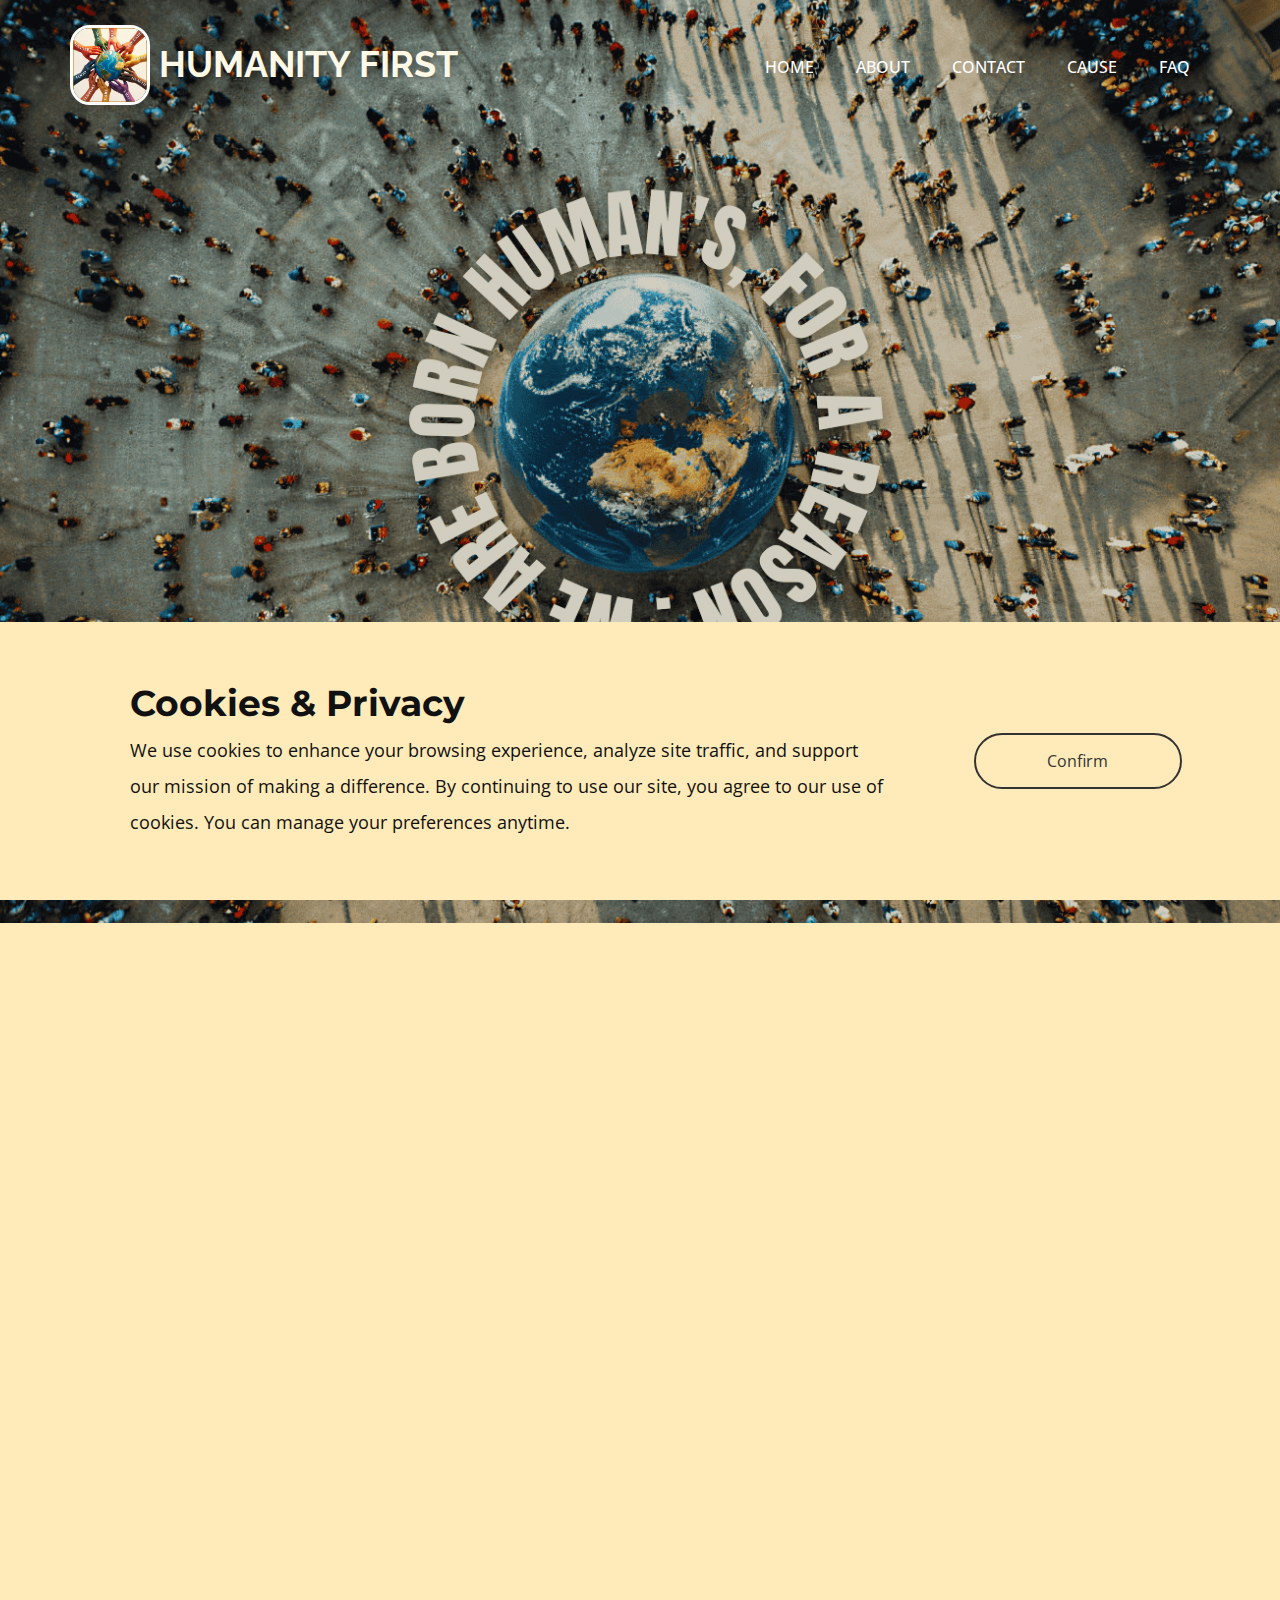
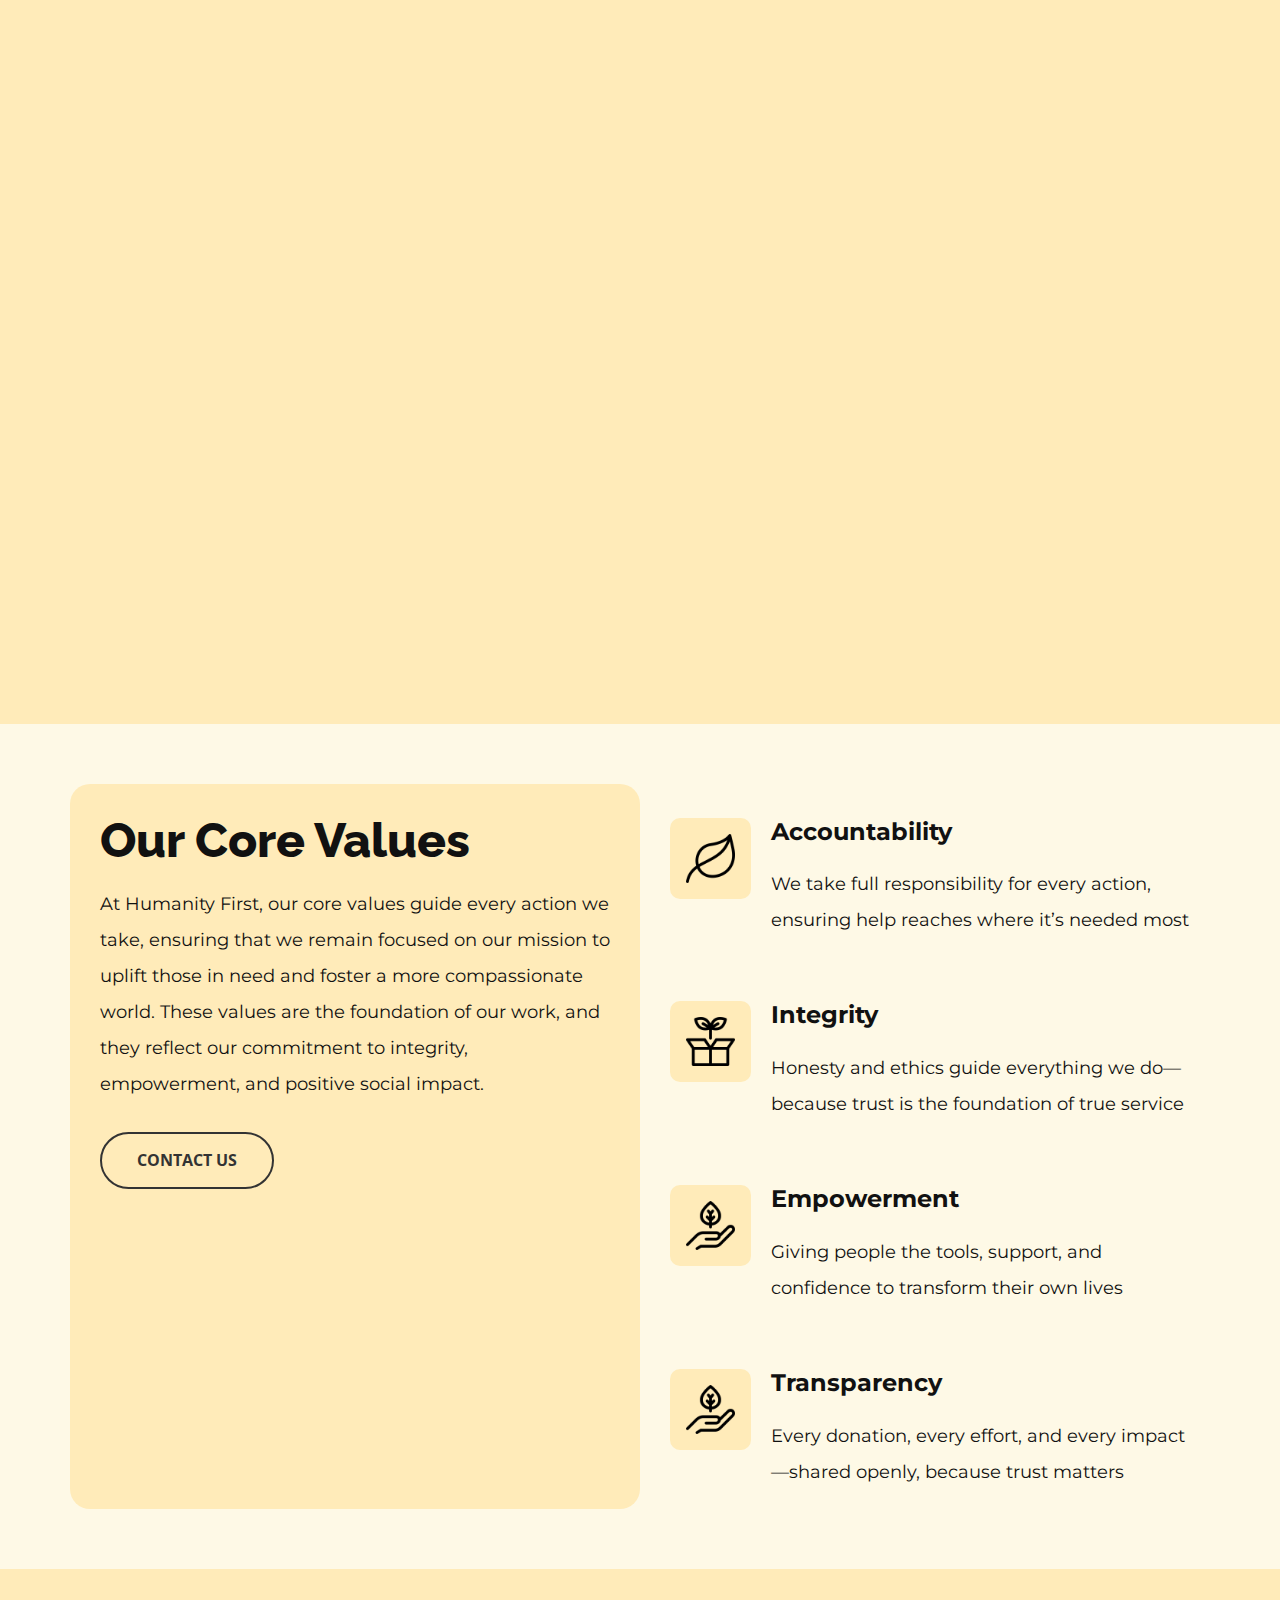
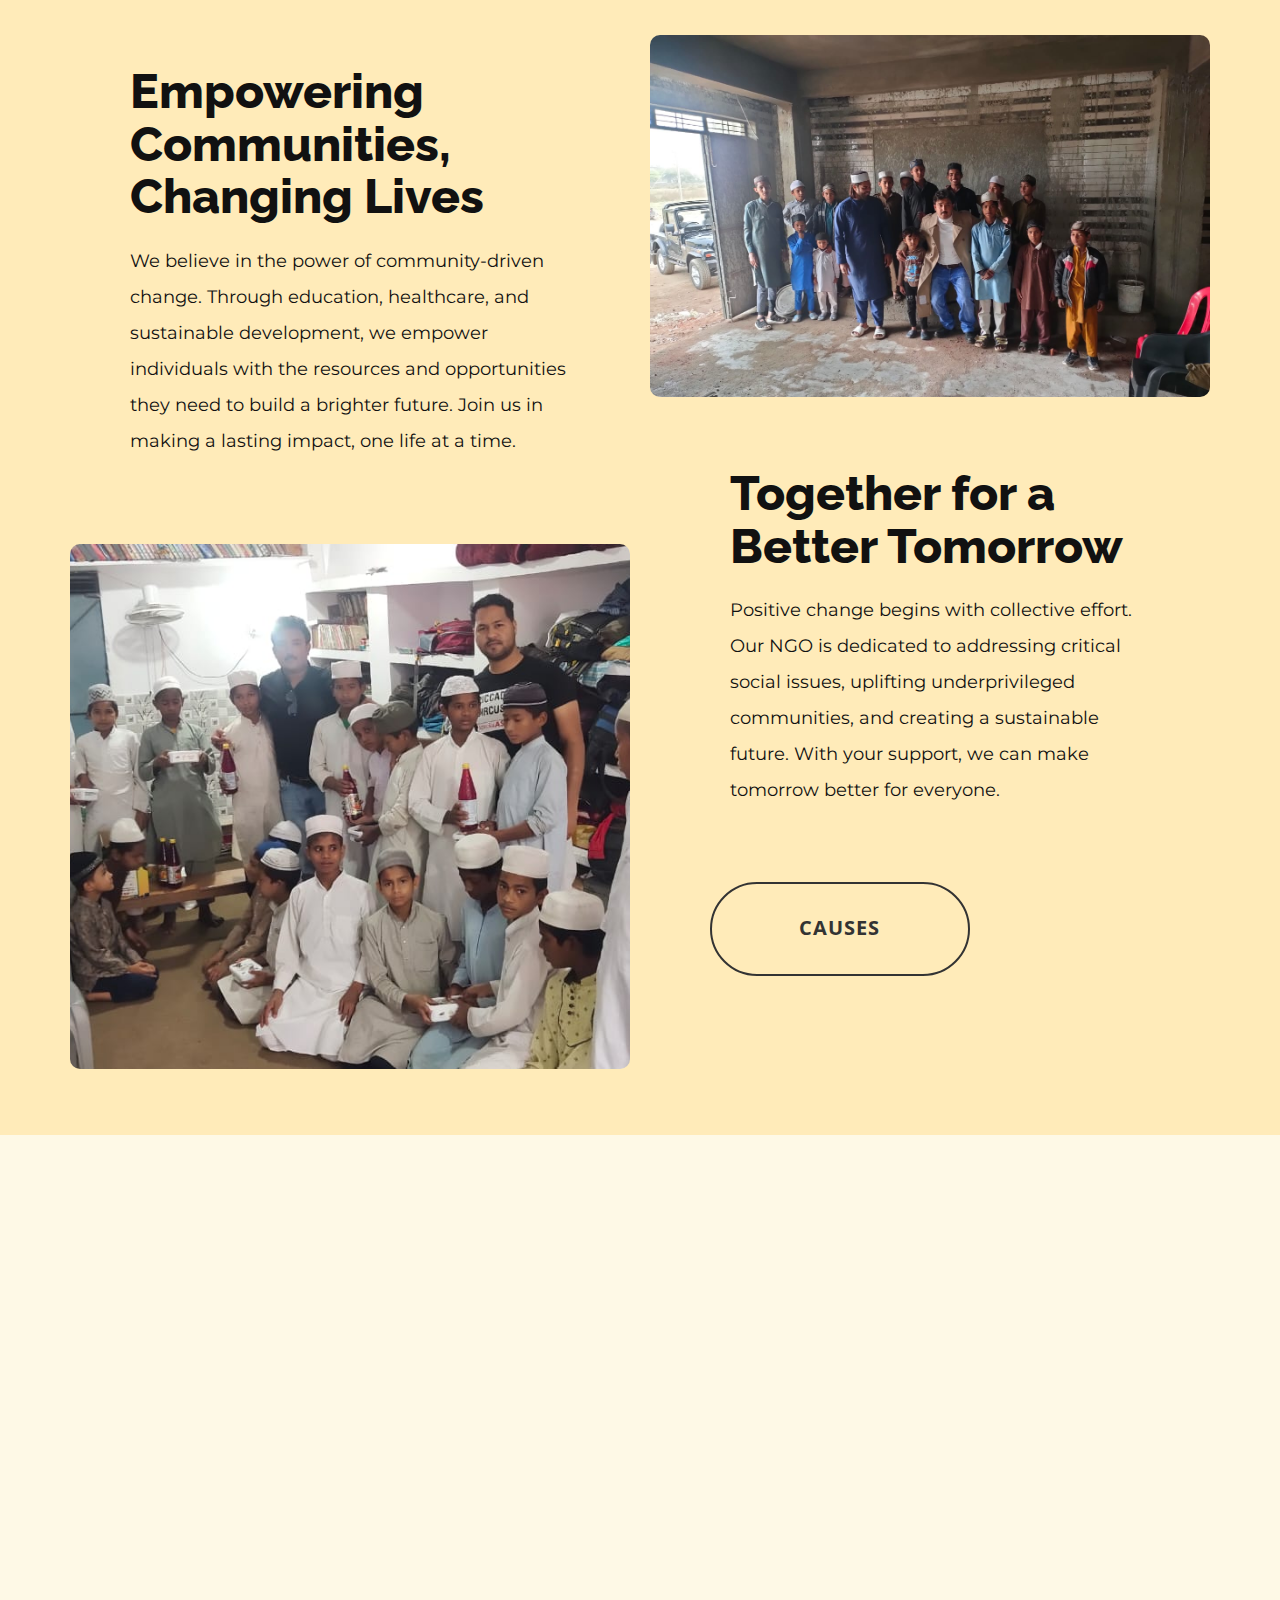
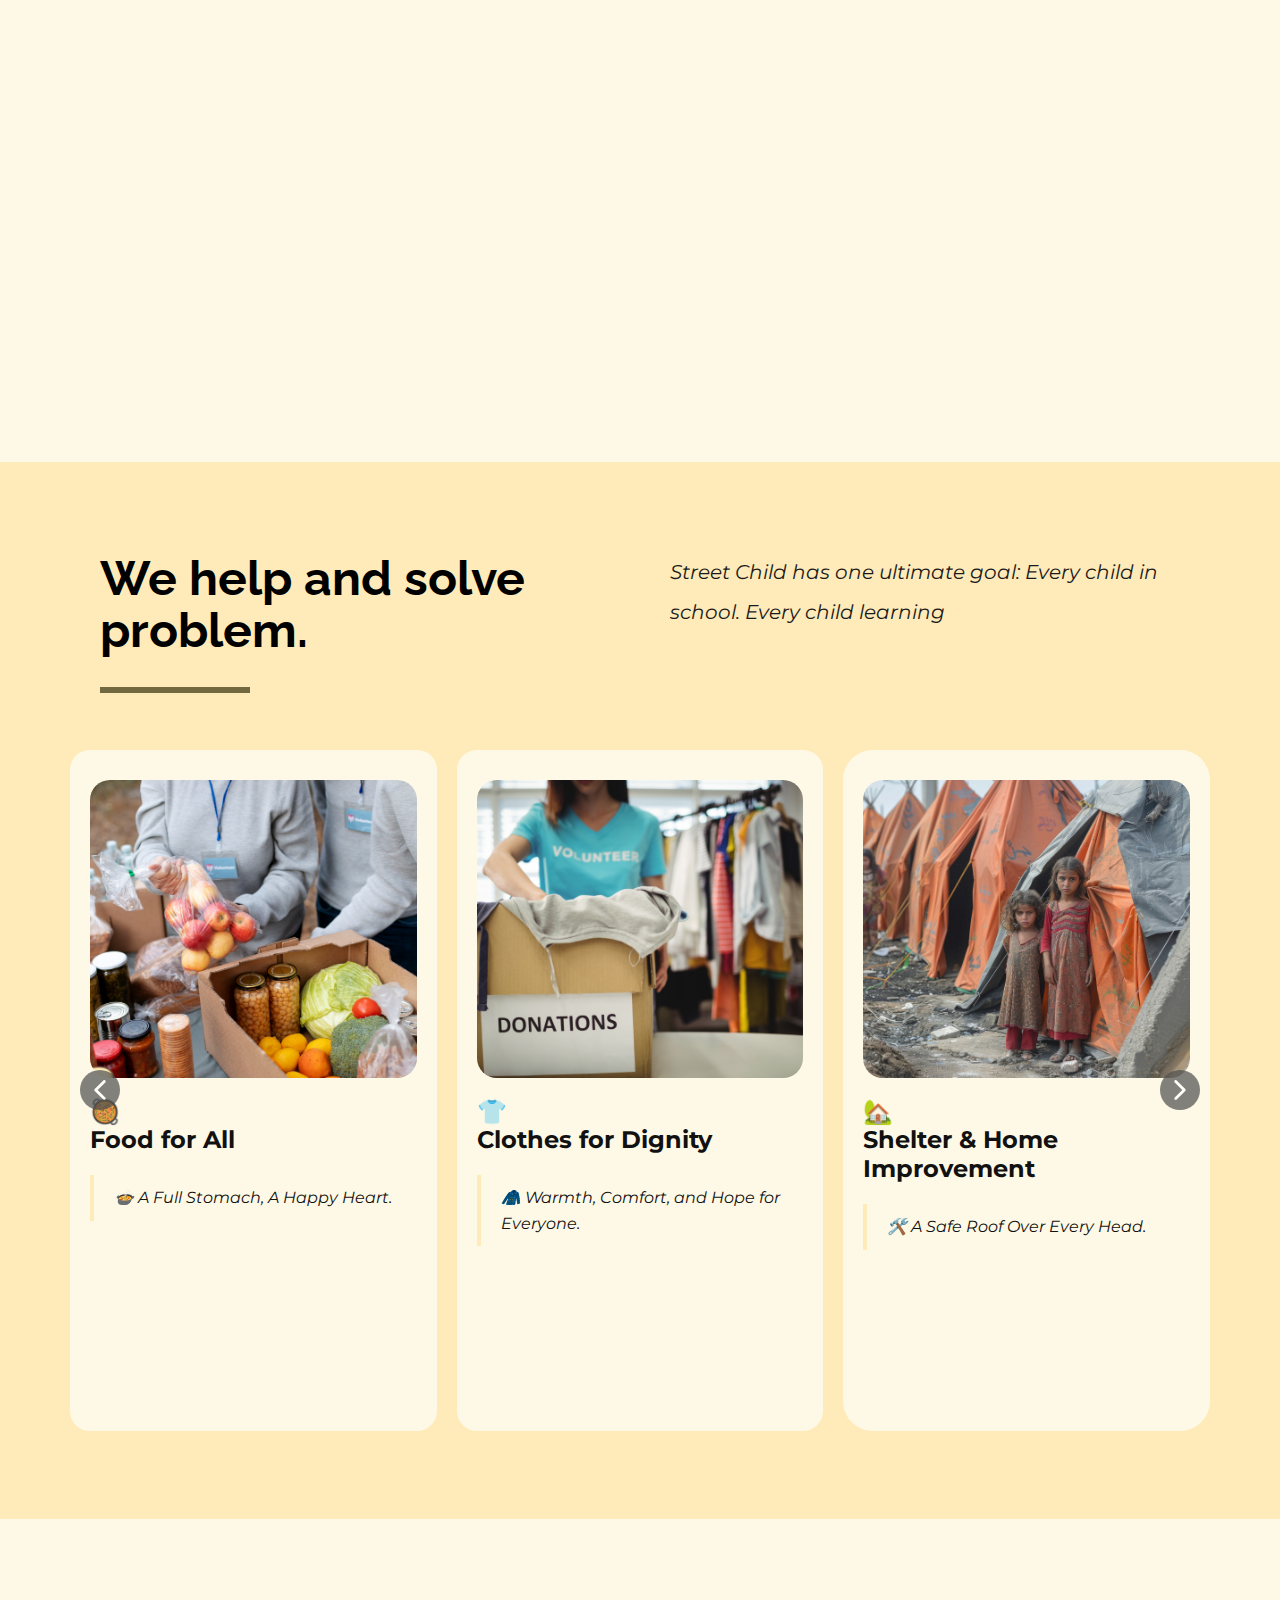
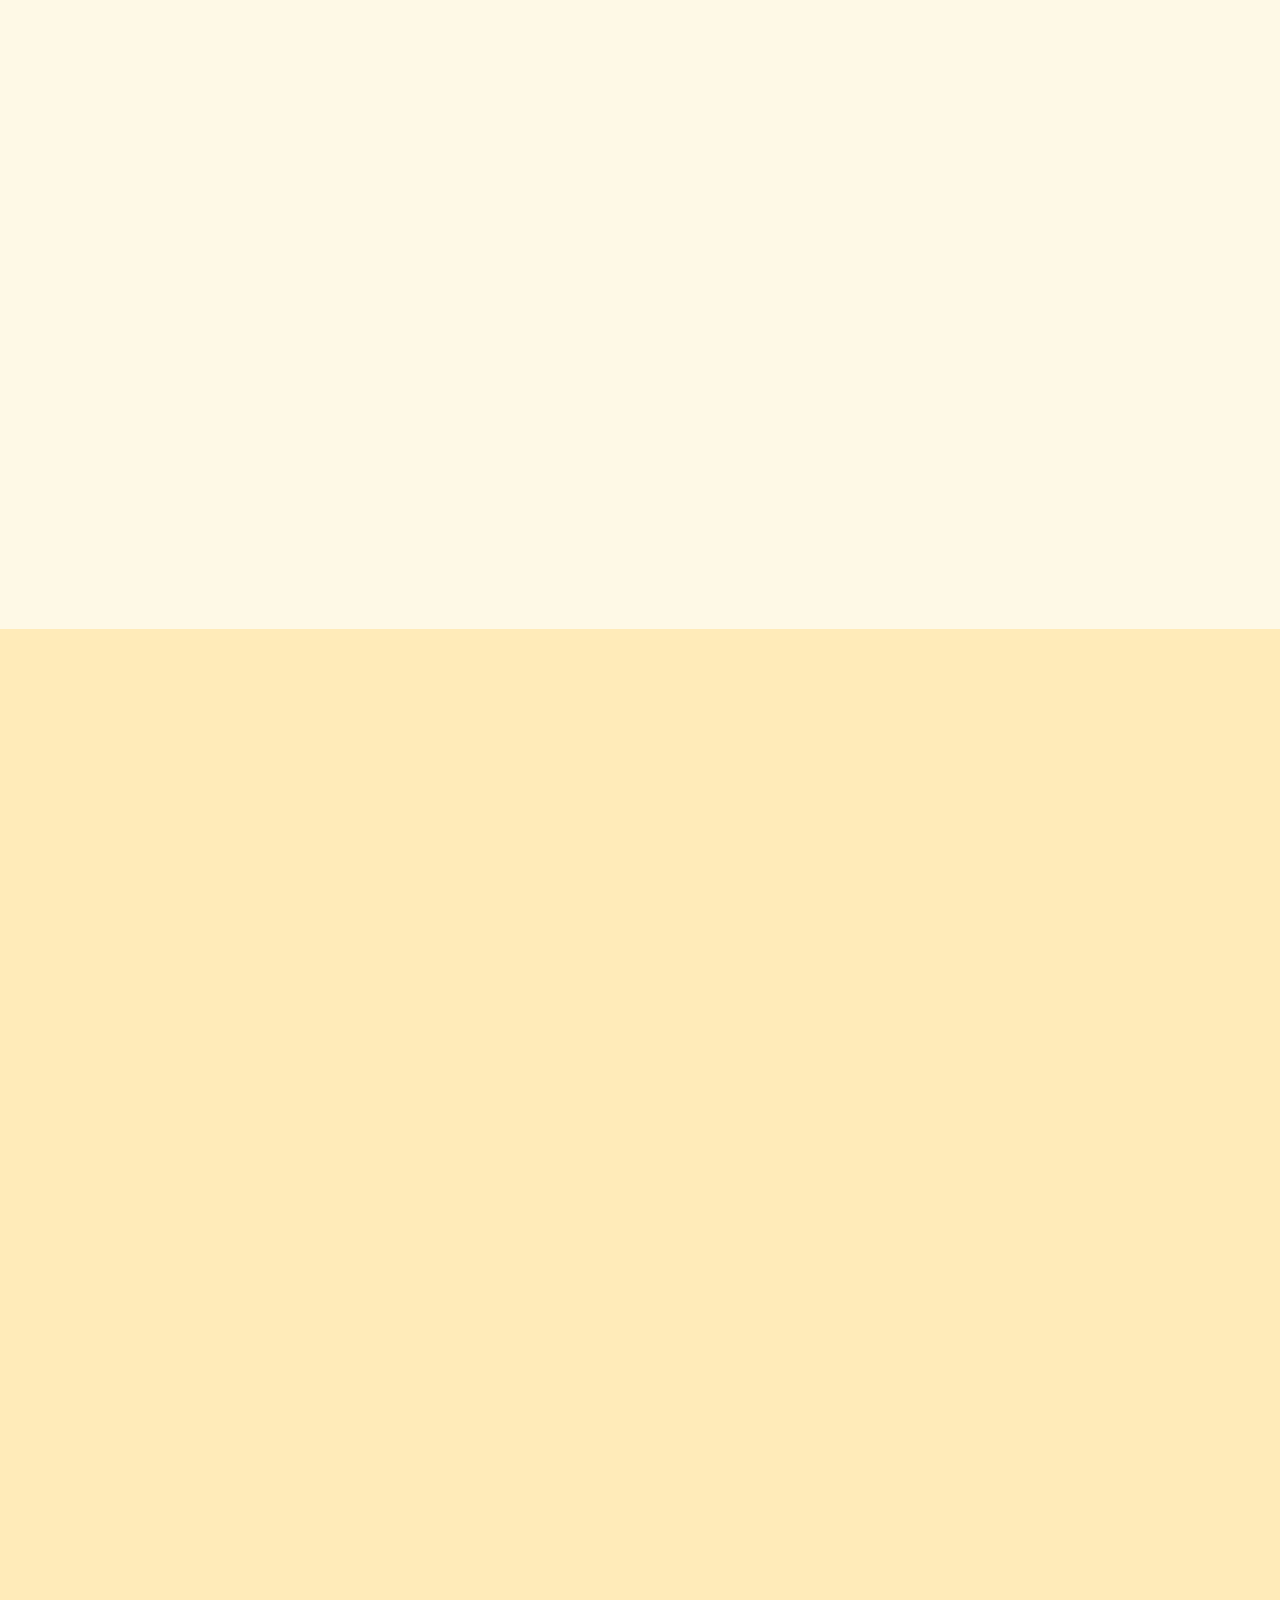
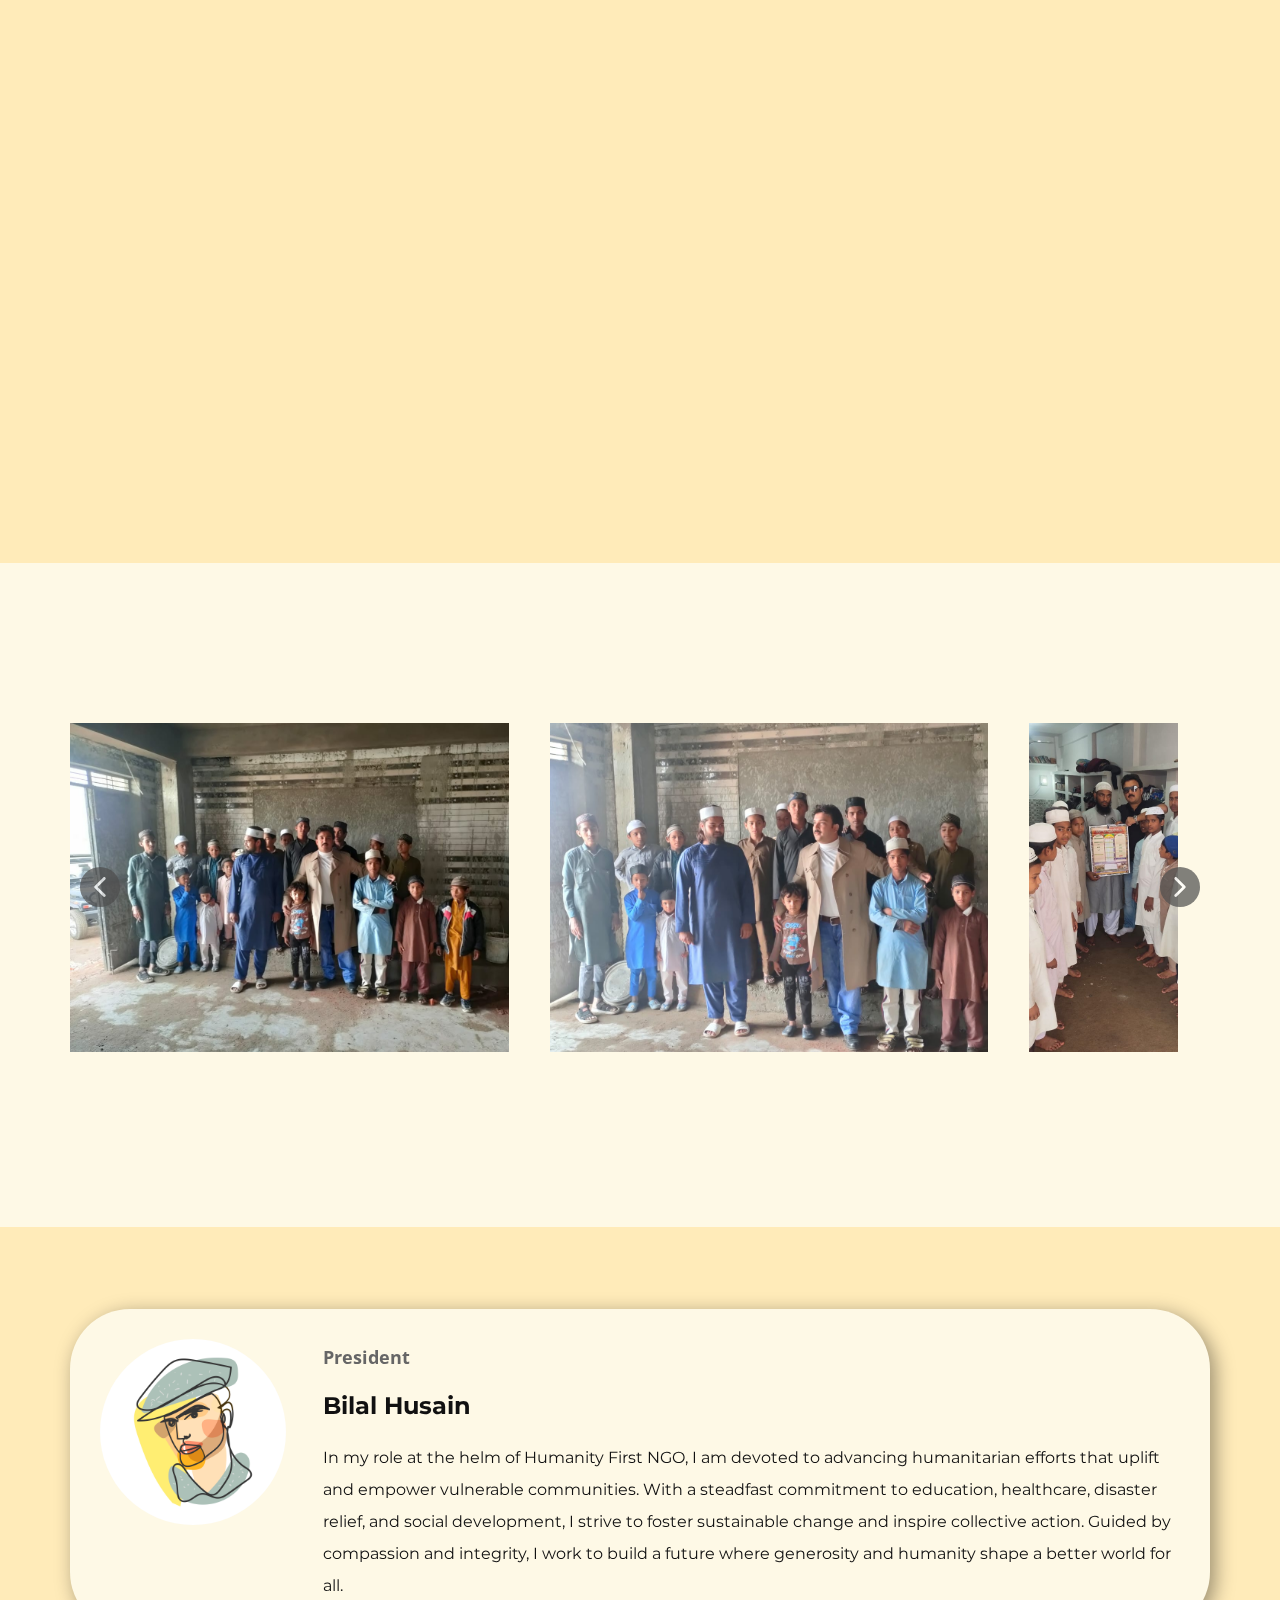
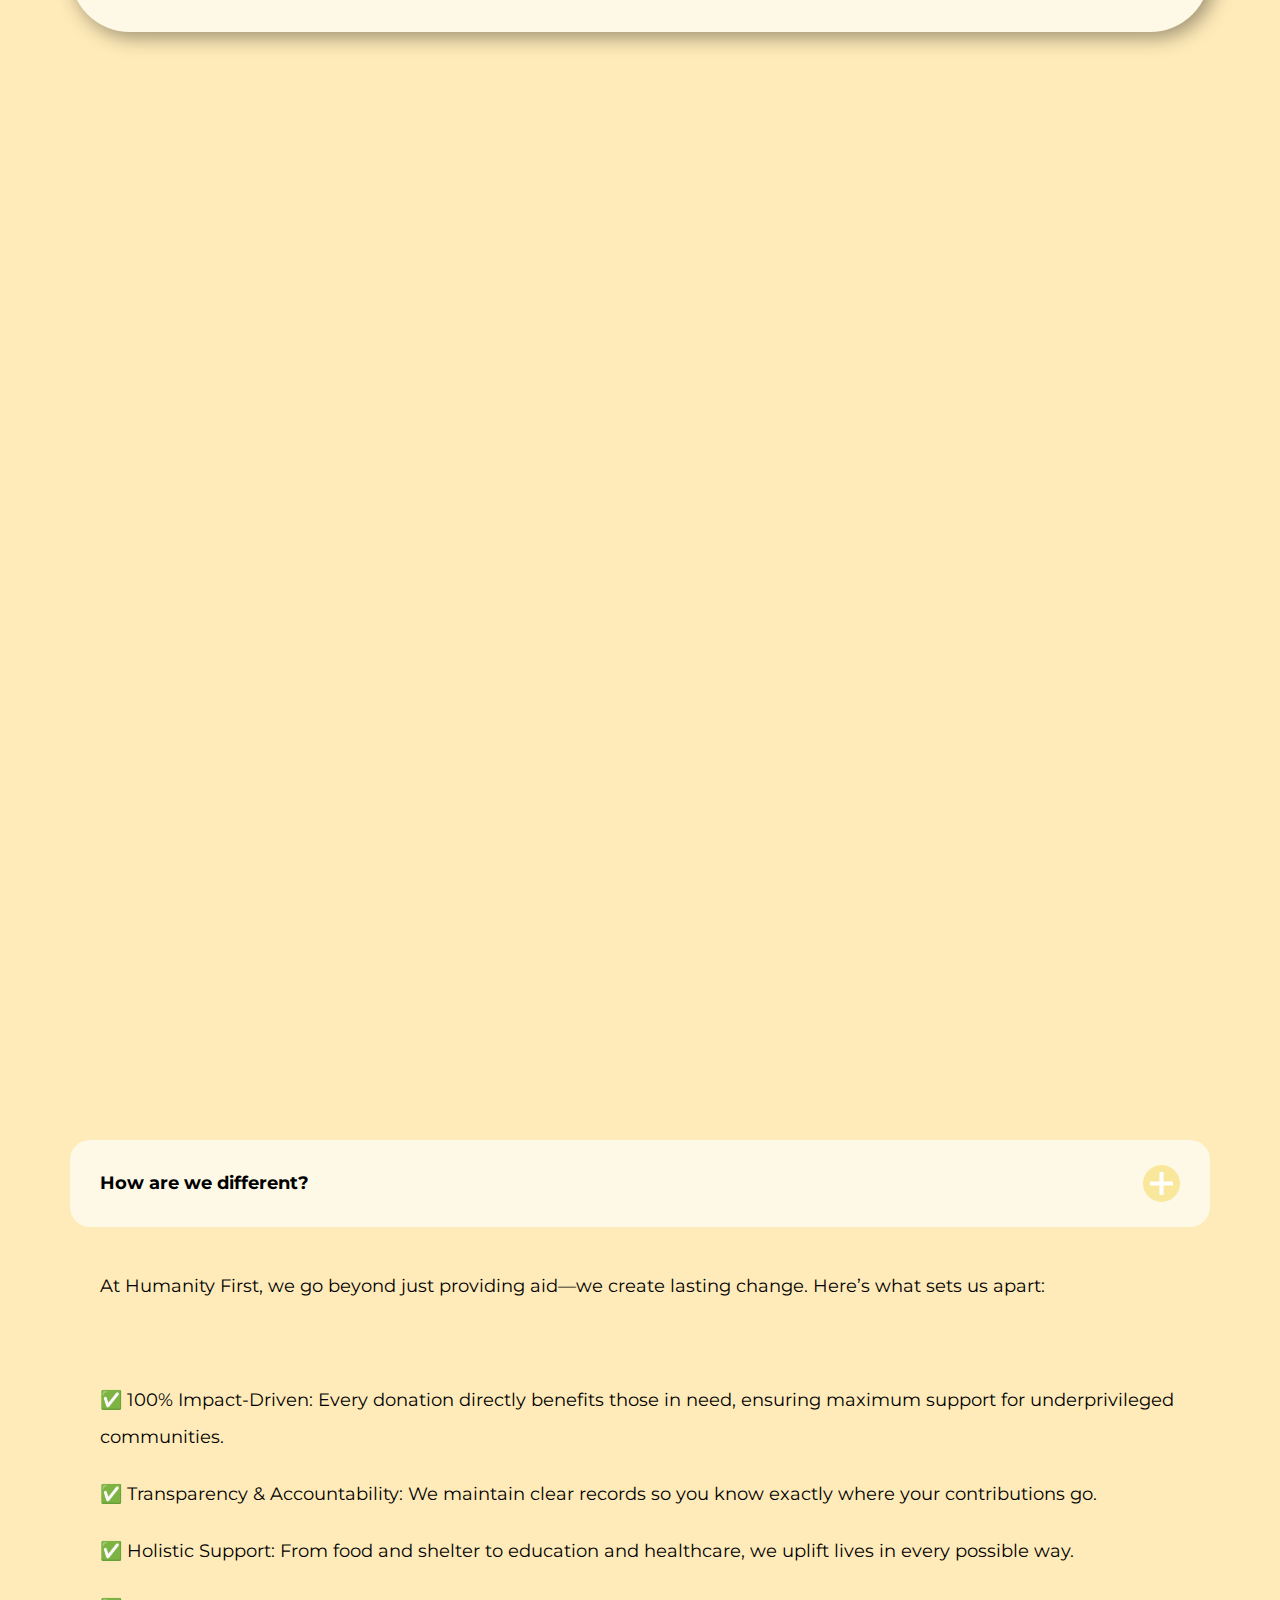
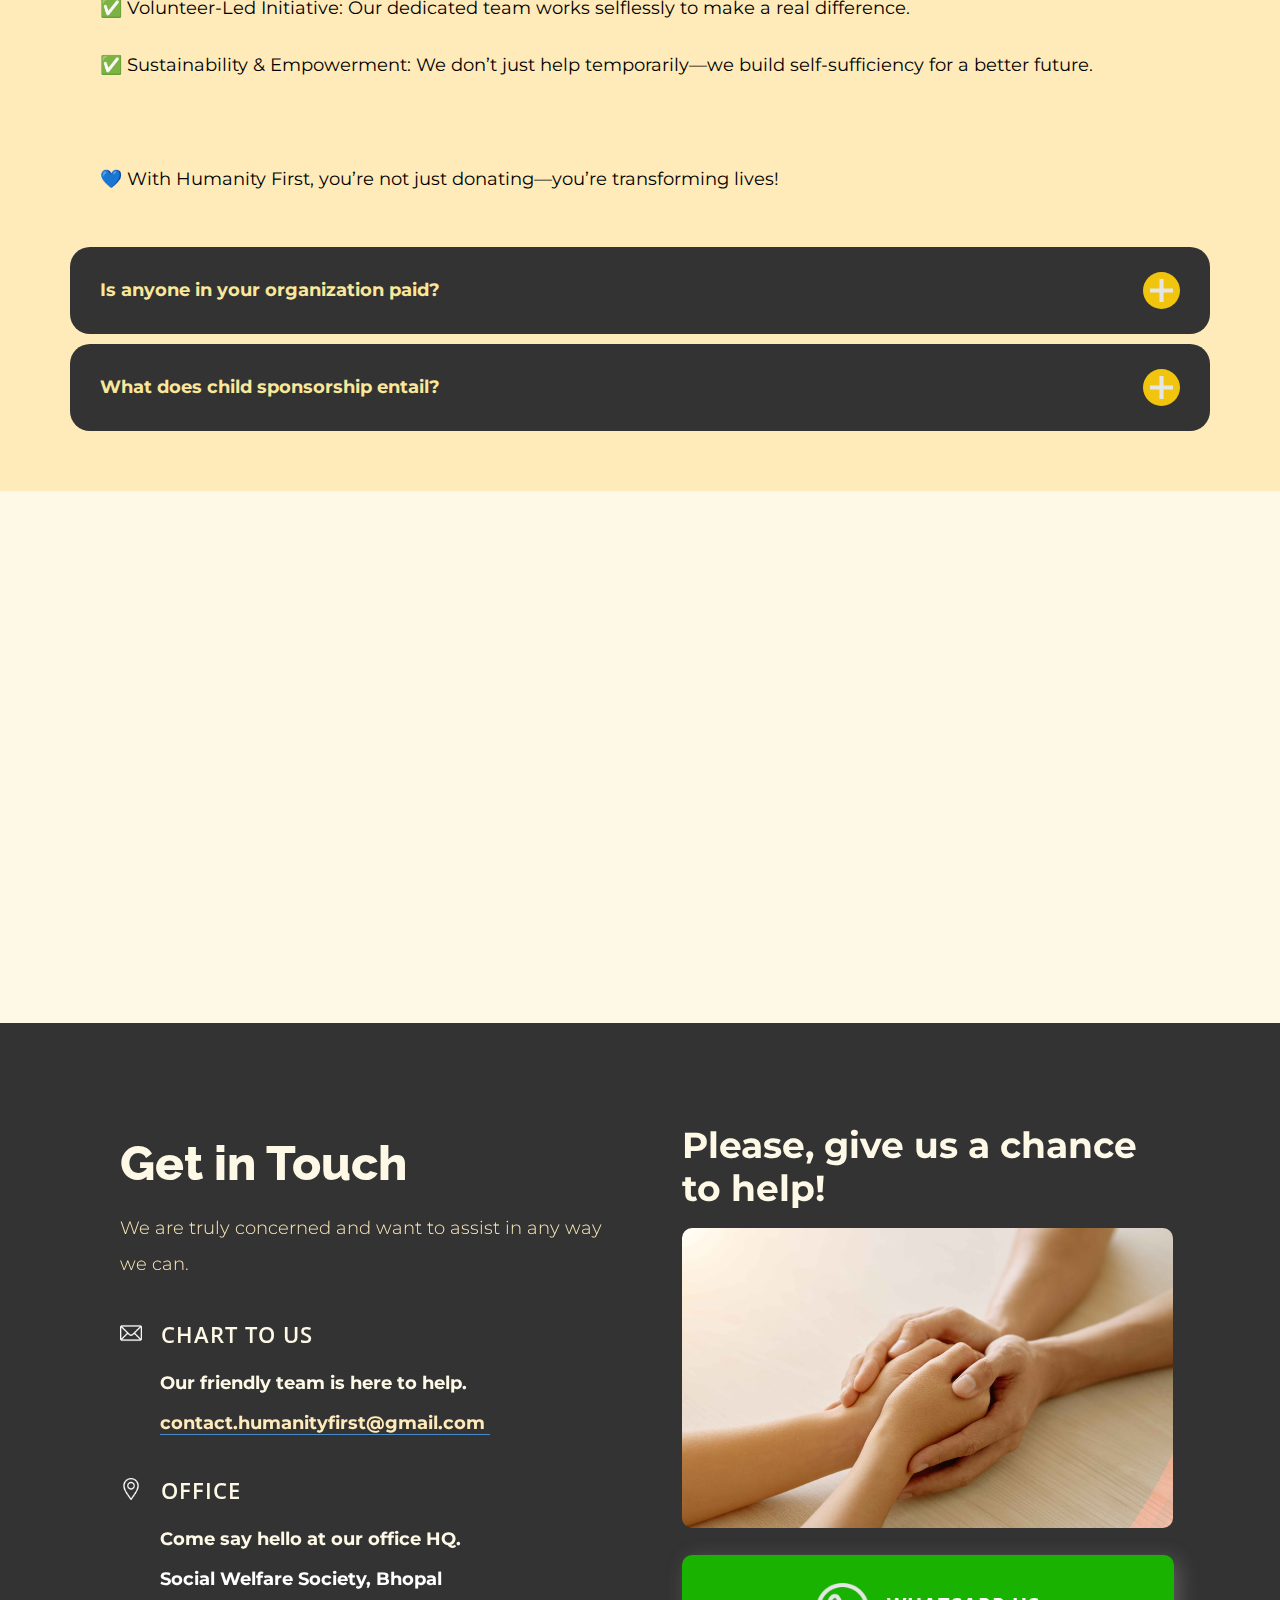
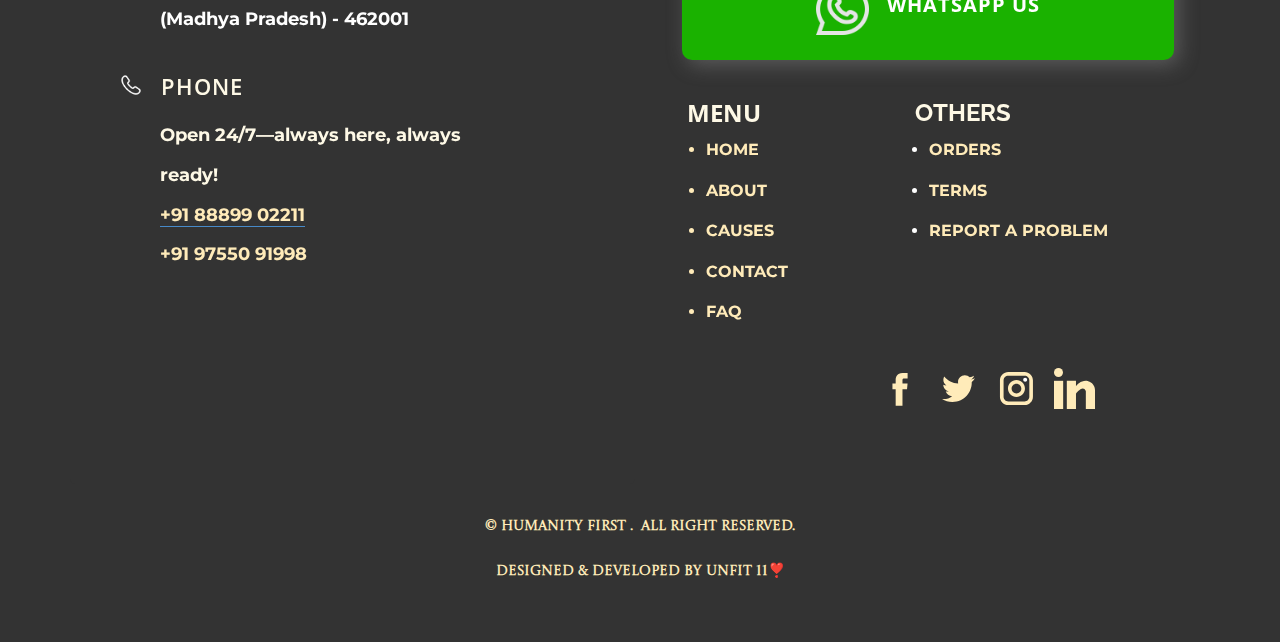
<file: index.html>
<!DOCTYPE html>
<html style="font-size: 16px;" lang="en-IN"><head>
    <meta name="viewport" content="width=device-width, initial-scale=1.0">
    <meta charset="utf-8">
    <meta name="keywords" content="We Love All People, ​What we are doing now, ​Our Core Values, ​Explore Our Work for Children in Africa, ​What we do, ​Our vision and strategy, Our Gallery, Meet our team, Our Partners, Testimonials, Facts &amp;amp; Questions">
    <meta name="description" content="Humanity First is a global NGO dedicated to humanitarian aid, disaster relief, education, and community development. Join us in making a difference—donate, volunteer, and support our mission to uplift lives worldwide">
    <title>Landing</title>
    <link rel="stylesheet" href="nicepage.css" media="screen">
<link rel="stylesheet" href="index.css" media="screen">
    <script class="u-script" type="text/javascript" src="jquery-1.9.1.min.js" defer=""></script>
    <script class="u-script" type="text/javascript" src="nicepage.js" defer=""></script>
    <meta name="generator" content="Nicepage 7.4.5, nicepage.com">
    <link rel="icon" href="images/favicon.png">
    
    
    
    
    
    
    
    
    
    
    
    
    
    
    
    
    
    <link id="u-theme-google-font" rel="stylesheet" href="https://fonts.googleapis.com/css?family=Montserrat:100,100i,200,200i,300,300i,400,400i,500,500i,600,600i,700,700i,800,800i,900,900i|Open+Sans:300,300i,400,400i,500,500i,600,600i,700,700i,800,800i">
    <link id="u-page-google-font" rel="stylesheet" href="https://fonts.googleapis.com/css?family=Montserrat:100,100i,200,200i,300,300i,400,400i,500,500i,600,600i,700,700i,800,800i,900,900i|Raleway:100,100i,200,200i,300,300i,400,400i,500,500i,600,600i,700,700i,800,800i,900,900i|Open+Sans:300,300i,400,400i,500,500i,600,600i,700,700i,800,800i|Open+Sans:300,300i,400,400i,500,500i,600,600i,700,700i,800,800i|Castoro+Titling:400">
    <script type="application/ld+json">{
		"@context": "http://schema.org",
		"@type": "Organization",
		"name": "Humanity First",
		"url": "/",
		"sameAs": [
				"https://facebook.com/name",
				"https://twitter.com/name",
				"https://instagram.com/name"
		]
}</script>
    <meta name="theme-color" content="#478ac9">
    <link rel="canonical" href="/">
    <meta name="twitter:site" content="@">
    <meta name="twitter:card" content="summary_large_image">
    <meta name="twitter:title" content="Landing">
    <meta name="twitter:description" content="Humanity First">
    <meta property="og:title" content="Landing">
    <meta property="og:description" content="Humanity First is a global NGO dedicated to humanitarian aid, disaster relief, education, and community development. Join us in making a difference—donate, volunteer, and support our mission to uplift lives worldwide">
    <meta property="og:type" content="website">
          <meta name="description" content="Humanity First is committed to uplifting communities through acts of kindness, faith, and generosity. From distributing food and warm clothing to supporting mosque construction and fostering spiritual growth, we strive to make a lasting impact. Join us in spreading warmth, faith, and hope.">
        <meta name="keywords" content="NGO, Humanity First, charity, donations, community service, helping the needy, providing food, winter clothing distribution, mosque construction, Quran recitation, faith and resilience, spreading kindness, humanitarian aid">
        <meta property="og:title" content="Humanity First – Spreading Kindness, Faith, and Hope">
    <meta property="og:description" content="Join Humanity First in making a difference—providing food, clothing, and support for faith-based initiatives to uplift communities in need.">
    <meta property="og:image" content="https://humanityfirst.live/path-to-your-featured-image.jpg">
    <meta property="og:url" content="https://humanityfirst.live">
    <meta property="og:type" content="website">
    
<meta name="description" content="Humanity First is committed to uplifting communities through acts of kindness, faith, and generosity. From distributing food and warm clothing to supporting mosque construction and fostering spiritual growth, we strive to make a lasting impact. Join us in spreading warmth, faith, and hope.">

<meta name="keywords" content="NGO, Humanity First, charity, donations, community service, helping the needy, providing food, winter clothing distribution, mosque construction, Quran recitation, faith and resilience, spreading kindness, humanitarian aid">

<meta name="author" content="Humanity First">

<meta property="og:title" content="Humanity First – Spreading Kindness, Faith, and Hope">
<meta property="og:description" content="Join Humanity First in making a difference—providing food, clothing, and support for faith-based initiatives to uplift communities in need.">
<meta property="og:image" content="https://humanityfirst.live/path-to-your-featured-image.jpg">
<meta property="og:url" content="https://humanityfirst.live">
<meta property="og:type" content="website">

<meta name="twitter:card" content="summary_large_image">
<meta name="twitter:title" content="Humanity First – Spreading Kindness, Faith, and Hope">
<meta name="twitter:description" content="Making a difference through charity, donations, and faith-based support. Join us in spreading kindness and hope.">
<meta name="twitter:image" content="https://humanityfirst.live/path-to-your-featured-image.jpg">

<meta name="robots" content="index, follow">

<meta name="theme-color" content="#008080">

<meta name="viewport" content="width=device-width, initial-scale=1.0, maximum-scale=1.0, user-scalable=no">

<meta data-intl-tel-input-cdn-path="intlTelInput/"></head>
  <body data-home-page="https://humanity-first.nicepage.io/Landing.html?version=3ed13fc3-e4f6-9b8c-408c-b01c88d38836" data-home-page-title="Landing" data-path-to-root="./" data-include-products="false" class="u-body u-custom-color-5 u-overlap u-overlap-contrast u-overlap-transparent u-xl-mode" data-lang="en"><header class="u-clearfix u-header u-header" id="header"><div class="u-clearfix u-sheet u-sheet-1">
        <img class="u-border-3 u-border-white u-image u-image-round u-preserve-proportions u-radius u-image-1" src="images/HumanityFirst2.png" alt="" data-image-width="1080" data-image-height="1080">
        <h1 class="u-custom-font u-font-raleway u-text u-text-palette-3-light-3 u-text-1">Humanity First</h1>
        <nav class="u-menu u-menu-one-level u-menu-open-right u-offcanvas u-menu-1">
          <div class="menu-collapse" style="font-size: 1rem; letter-spacing: 0px; text-transform: uppercase; font-weight: 500;">
            <a class="u-button-style u-custom-active-color u-custom-border u-custom-border-color u-custom-border-radius u-custom-color u-custom-hover-color u-custom-left-right-menu-spacing u-custom-padding-bottom u-custom-text-active-color u-custom-text-color u-custom-text-hover-color u-custom-top-bottom-menu-spacing u-hamburger-link u-nav-link u-text-active-custom-color-5 u-text-hover-palette-3-dark-3" href="#">
              <svg class="u-svg-link" viewBox="0 0 24 24"><use xlink:href="#menu-hamburger"></use></svg>
              <svg class="u-svg-content" version="1.1" id="menu-hamburger" viewBox="0 0 16 16" x="0px" y="0px" xmlns:xlink="http://www.w3.org/1999/xlink" xmlns="http://www.w3.org/2000/svg"><g><rect y="1" width="16" height="2"></rect><rect y="7" width="16" height="2"></rect><rect y="13" width="16" height="2"></rect>
</g></svg>
            </a>
          </div>
          <div class="u-custom-menu u-nav-container">
            <ul class="u-nav u-spacing-2 u-unstyled u-nav-1"><li class="u-nav-item"><a class="u-active-custom-color-5 u-button-style u-hover-palette-3-light-3 u-nav-link u-radius u-text-active-black u-text-hover-palette-3-dark-2" href="Home.html" style="padding: 10px 20px; --radius: 20px;">Home</a>
</li><li class="u-nav-item"><a class="u-active-custom-color-5 u-button-style u-hover-palette-3-light-3 u-nav-link u-radius u-text-active-black u-text-hover-palette-3-dark-2" href="About.html" style="padding: 10px 20px; --radius: 20px;">About</a>
</li><li class="u-nav-item"><a class="u-active-custom-color-5 u-button-style u-hover-palette-3-light-3 u-nav-link u-radius u-text-active-black u-text-hover-palette-3-dark-2" href="Contact.html" style="padding: 10px 20px; --radius: 20px;">Contact</a>
</li><li class="u-nav-item"><a class="u-active-custom-color-5 u-button-style u-hover-palette-3-light-3 u-nav-link u-radius u-text-active-black u-text-hover-palette-3-dark-2" href="Cause.html" style="padding: 10px 20px; --radius: 20px;">Cause</a>
</li><li class="u-nav-item"><a class="u-active-custom-color-5 u-button-style u-hover-palette-3-light-3 u-nav-link u-radius u-text-active-black u-text-hover-palette-3-dark-2" href="FAQ.html" style="padding: 10px 20px; --radius: 20px;">FAQ</a>
</li></ul>
          </div>
          <div class="u-custom-menu u-nav-container-collapse">
            <div class="u-container-style u-inner-container-layout u-opacity u-opacity-95 u-palette-3-light-3 u-sidenav">
              <div class="u-inner-container-layout u-sidenav-overflow">
                <div class="u-menu-close"></div>
                <ul class="u-align-center u-custom-font u-nav u-popupmenu-items u-unstyled u-nav-2"><li class="u-nav-item"><a class="u-button-style u-nav-link" href="Home.html">Home</a>
</li><li class="u-nav-item"><a class="u-button-style u-nav-link" href="About.html">About</a>
</li><li class="u-nav-item"><a class="u-button-style u-nav-link" href="Contact.html">Contact</a>
</li><li class="u-nav-item"><a class="u-button-style u-nav-link" href="Cause.html">Cause</a>
</li><li class="u-nav-item"><a class="u-button-style u-nav-link" href="FAQ.html">FAQ</a>
</li></ul>
              </div>
            </div>
            <div class="u-black u-menu-overlay u-opacity u-opacity-70"></div>
          </div>
        </nav>
      </div></header> 
    <section class="skrollable skrollable-between u-align-center u-clearfix u-container-align-center u-image u-shading u-uploaded-video u-section-1" src="" id="carousel_6a69" data-image-width="1920" data-image-height="1080">
      <div class="u-clearfix u-sheet u-sheet-1">
        <div class="data-layout-selected u-align-center u-clearfix u-expanded-width-sm u-expanded-width-xs u-layout-custom-sm u-layout-custom-xs u-layout-wrap u-layout-wrap-1">
          <div class="u-layout">
            <div class="u-layout-row">
              <div class="u-align-right u-container-align-right u-container-align-right-lg u-container-align-right-md u-container-align-right-sm u-container-align-right-xl u-container-style u-layout-cell u-left-cell u-size-30 u-layout-cell-1" data-animation-name="customAnimationIn" data-animation-duration="1500" data-animation-delay="250">
                <div class="u-container-layout u-valign-top-lg u-valign-top-md u-valign-top-sm u-valign-top-xl u-container-layout-1">
                  <a href="About.html#carousel_fd8d" data-page-id="90675667" class="u-active-white u-align-right u-border-2 u-border-active-white u-border-custom-color-5 u-border-hover-white u-btn u-button-style u-custom-color-5 u-hover-white u-btn-1" data-animation-name="" data-animation-duration="0" data-animation-delay="0" data-animation-direction=""> Our Mission</a>
                </div>
              </div>
              <div class="u-align-left u-container-align-left u-container-align-left-lg u-container-align-left-md u-container-align-left-sm u-container-align-left-xl u-container-style u-layout-cell u-right-cell u-size-30 u-layout-cell-2" data-animation-name="customAnimationIn" data-animation-duration="1500" data-animation-delay="250">
                <div class="u-container-layout u-valign-top-lg u-valign-top-md u-valign-top-sm u-valign-top-xl u-container-layout-2">
                  <a href="Contact.html#carousel_6a69" data-page-id="52435509" class="u-active-white u-align-center u-border-2 u-border-active-white u-border-hover-white u-border-white u-btn u-btn-round u-button-style u-hover-white u-none u-radius-50 u-text-active-black u-text-hover-black u-btn-2"> Donate now</a>
                </div>
              </div>
            </div>
          </div>
        </div>
      </div>
    </section>
    <section class="u-align-center u-clearfix u-container-align-center u-container-align-center-lg u-container-align-center-md u-container-align-center-sm u-container-align-center-xl u-custom-color-5 u-section-2" id="carousel_28a0">
      
      
      
      
      
      
      
      
      
      
      
      
      
      
      
      
      <div class="u-clearfix u-sheet u-sheet-1">
        <div class="u-expanded-width u-list u-list-1">
          <div class="u-repeater u-repeater-1">
            <div class="u-align-center u-container-align-center u-container-style u-list-item u-palette-3-light-3 u-radius u-repeater-item u-shape-round u-list-item-1" data-animation-name="customAnimationIn" data-animation-duration="1500" data-animation-delay="500">
              <div class="u-container-layout u-similar-container u-valign-top u-container-layout-1">
                <span class="u-align-center u-file-icon u-icon u-text-grey-90 u-icon-1"><img src="images/2756716-195ebecf.png" alt=""></span>
                <h6 class="u-align-center u-text u-text-1"> Healty Food &amp; Water</h6>
                <p class="u-align-center u-custom-font u-font-montserrat u-text u-text-2"> Nourishing lives with nutritious meals and safe drinking water—because no one should go hungry or thirsty</p>
                <span class="u-align-center u-file-icon u-icon u-icon-2" data-href="#" data-animation-name="customAnimationIn" data-animation-duration="1000" data-animation-delay="0"><img src="images/120827.png" alt=""></span>
              </div>
            </div>
            <div class="u-align-center u-container-align-center u-container-style u-list-item u-palette-3-light-3 u-radius u-repeater-item u-shape-round u-video-cover u-list-item-2" data-animation-name="customAnimationIn" data-animation-duration="1500" data-animation-delay="500">
              <div class="u-container-layout u-similar-container u-valign-top u-container-layout-2">
                <span class="u-align-center u-file-icon u-icon u-text-grey-90 u-icon-3"><img src="images/706439-c0d75dc0.png" alt=""></span>
                <h6 class="u-align-center u-text u-text-3"> Marriage Assistance</h6>
                <p class="u-align-center u-custom-font u-font-montserrat u-text u-text-4"> Supporting families in need by making weddings possible for those who can't afford them</p>
                <span class="u-align-center u-file-icon u-icon u-icon-4" data-href="#" data-animation-name="customAnimationIn" data-animation-duration="1000" data-animation-delay="0"><img src="images/120827.png" alt=""></span>
              </div>
            </div>
            <div class="u-align-center u-container-align-center u-container-style u-list-item u-palette-3-light-3 u-radius u-repeater-item u-shape-round u-video-cover u-list-item-3" data-animation-name="customAnimationIn" data-animation-duration="1500" data-animation-delay="500">
              <div class="u-container-layout u-similar-container u-valign-top u-container-layout-3">
                <span class="u-align-center u-file-icon u-icon u-text-grey-90 u-icon-5"><img src="images/684262-520cb012.png" alt=""></span>
                <h6 class="u-align-center u-text u-text-5"> Medical&nbsp;Facilities</h6>
                <p class="u-align-center u-custom-font u-font-montserrat u-text u-text-6"> Providing free healthcare, medicines, and consultations to ensure a healthier future for all</p>
                <span class="u-align-center u-file-icon u-icon u-icon-6" data-href="#" data-animation-name="customAnimationIn" data-animation-duration="1000" data-animation-delay="0"><img src="images/120827.png" alt=""></span>
              </div>
            </div>
            <div class="u-align-center u-container-align-center u-container-style u-list-item u-palette-3-light-3 u-radius u-repeater-item u-shape-round u-video-cover u-list-item-4" data-animation-name="customAnimationIn" data-animation-duration="1500" data-animation-delay="500">
              <div class="u-container-layout u-similar-container u-valign-top u-container-layout-4">
                <span class="u-align-center u-file-icon u-icon u-text-grey-90 u-icon-7"><img src="images/10428527-06e8f032.png" alt=""></span>
                <h6 class="u-align-center u-text u-text-7"> Pure Education</h6>
                <p class="u-align-center u-custom-font u-font-montserrat u-text u-text-8"> Empowering young minds with quality education, school kits, and learning opportunities for a brighter tomorrow</p>
                <span class="u-align-center u-file-icon u-icon u-icon-8" data-href="#" data-animation-name="customAnimationIn" data-animation-duration="1000" data-animation-delay="0"><img src="images/120827.png" alt=""></span>
              </div>
            </div>
          </div>
        </div>
      </div>
    </section>
    <section class="u-clearfix u-container-align-center u-custom-color-5 u-section-3" id="carousel_41ab">
      <img class="u-expanded-width u-image u-image-1" src="images/view-diverse-adolescents-practicing-health-wellness-activities-themselves-their-community1.jpg" data-image-width="5696" data-image-height="3392" data-animation-name="flipIn" data-animation-duration="1500" data-animation-delay="0" data-animation-direction="X">
      <div class="u-container-align-center u-container-style u-group u-palette-3-light-3 u-radius u-shape-round u-group-1" data-animation-name="customAnimationIn" data-animation-duration="1500" data-animation-delay="500">
        <div class="u-container-layout u-valign-middle u-container-layout-1">
          <h2 class="u-align-center u-text u-text-default u-text-1" data-animation-name="customAnimationIn" data-animation-duration="1500" data-animation-delay="0"> What we are doing now<br>
          </h2>
          <p class="u-align-center u-custom-font u-font-montserrat u-text u-text-2" data-animation-name="customAnimationIn" data-animation-duration="1500" data-animation-delay="500"> Kindness knows no borders, and compassion has no limits. With Humanity First, every act of love, every helping hand, and every moment of care creates a brighter, better world for all. Together, we uplift the helpless, empower the weak, and bring hope where it's needed most. Because true humanity lies in serving others, expecting nothing in return. Join us in making the world a place where no one is forgotten, and every life is valued 💙</p>
          <a href="Contact.html#carousel_6a69" data-page-id="52435509" class="u-active-palette-3-dark-3 u-align-center u-border-2 u-border-active-grey-80 u-border-grey-80 u-border-hover-grey-80 u-btn u-button-style u-none u-btn-1" data-animation-name="" data-animation-duration="0" data-animation-delay="0" data-animation-direction="">join us </a>
        </div>
      </div>
    </section>
    <section class="u-clearfix u-palette-3-light-3 u-section-4" id="sec-e037">
      <div class="u-clearfix u-sheet u-sheet-1">
        <div class="data-layout-selected u-clearfix u-expanded-width u-layout-wrap u-layout-wrap-1">
          <div class="u-layout">
            <div class="u-layout-row">
              <div class="u-container-align-center-sm u-container-align-center-xs u-container-style u-custom-color-5 u-layout-cell u-radius u-shape-round u-size-30-lg u-size-30-xl u-size-60-md u-size-60-sm u-size-60-xs u-layout-cell-1">
                <div class="u-container-layout u-valign-top u-container-layout-1">
                  <h2 class="u-align-center-sm u-align-center-xs u-text u-text-default-lg u-text-default-xl u-text-1">Our Core Values</h2>
                  <p class="u-align-center-sm u-align-center-xs u-custom-font u-font-montserrat u-text u-text-default u-text-2"> At Humanity First, our core values guide every action we take, ensuring that we remain focused on our mission to uplift those in need and foster a more compassionate world. These values are the foundation of our work, and they reflect our commitment to integrity, empowerment, and positive social impact.</p>
                  <a href="" class="u-align-center-sm u-align-center-xs u-border-2 u-border-active-grey-80 u-border-grey-80 u-border-hover-grey-80 u-btn u-button-style u-none u-btn-1">Contact us </a>
                </div>
              </div>
              <div class="u-container-style u-layout-cell u-size-30-lg u-size-30-xl u-size-60-md u-size-60-sm u-size-60-xs u-layout-cell-2">
                <div class="u-container-layout u-container-layout-2">
                  <div class="u-expanded-width u-list u-list-1">
                    <div class="u-repeater u-repeater-1">
                      <div class="u-container-style u-list-item u-repeater-item">
                        <div class="u-container-layout u-similar-container u-container-layout-3">
                          <span class="u-align-left u-custom-color-5 u-file-icon u-icon u-icon-rounded u-radius u-icon-1" data-animation-name="" data-animation-duration="0" data-animation-delay="0" data-animation-direction=""><img src="images/4411208-7e0574bf.png" alt=""></span>
                          <h4 class="u-text u-text-default-xl u-text-3"> Accountability</h4>
                          <p class="u-custom-font u-font-montserrat u-text u-text-default-xl u-text-4"> We take full responsibility for every action, ensuring help reaches where it’s needed most</p>
                        </div>
                      </div>
                      <div class="u-container-style u-list-item u-repeater-item">
                        <div class="u-container-layout u-similar-container u-container-layout-4">
                          <span class="u-align-left u-custom-color-5 u-file-icon u-icon u-icon-rounded u-radius u-icon-2" data-animation-name="" data-animation-duration="0" data-animation-delay="0" data-animation-direction=""><img src="images/4406239-416edcda.png" alt=""></span>
                          <h4 class="u-text u-text-default-xl u-text-5"> Integrity</h4>
                          <p class="u-custom-font u-font-montserrat u-text u-text-default-xl u-text-6"> Honesty and ethics guide everything we do—because trust is the foundation of true service</p>
                        </div>
                      </div>
                      <div class="u-container-style u-list-item u-repeater-item">
                        <div class="u-container-layout u-similar-container u-container-layout-5">
                          <span class="u-align-left u-custom-color-5 u-file-icon u-icon u-icon-rounded u-radius u-icon-3" data-animation-name="" data-animation-duration="0" data-animation-delay="0" data-animation-direction=""><img src="images/5109966-fb491e8a.png" alt=""></span>
                          <h4 class="u-text u-text-default-xl u-text-7"> Empowerment</h4>
                          <p class="u-custom-font u-font-montserrat u-text u-text-default-xl u-text-8"> Giving people the tools, support, and confidence to transform their own lives</p>
                        </div>
                      </div>
                      <div class="u-container-style u-list-item u-repeater-item">
                        <div class="u-container-layout u-similar-container u-container-layout-6">
                          <span class="u-align-left u-custom-color-5 u-file-icon u-icon u-icon-rounded u-radius u-icon-4" data-animation-name="" data-animation-duration="0" data-animation-delay="0" data-animation-direction=""><img src="images/5109966-fb491e8a.png" alt=""></span>
                          <h4 class="u-text u-text-default-xl u-text-9"> Transparency</h4>
                          <p class="u-custom-font u-font-montserrat u-text u-text-default-xl u-text-10"> Every donation, every effort, and every impact—shared openly, because trust matters</p>
                        </div>
                      </div>
                    </div>
                  </div>
                </div>
              </div>
            </div>
          </div>
        </div>
      </div>
    </section>
    <section class="u-clearfix u-custom-color-5 u-section-5" id="sec-1673">
      <div class="u-clearfix u-sheet u-sheet-1">
        <div class="data-layout-selected u-clearfix u-expanded-width u-gutter-20 u-layout-wrap u-layout-wrap-1">
          <div class="u-layout">
            <div class="u-layout-row">
              <div class="u-size-30-sm u-size-30-xl u-size-30-xs u-size-60-lg u-size-60-md">
                <div class="u-layout-col">
                  <div class="u-container-style u-layout-cell u-left-cell u-shape-rectangle u-similar-fill u-size-40 u-layout-cell-1">
                    <div class="u-container-layout u-container-layout-1">
                      <h2 class="u-custom-font u-font-abril-fatface u-text u-text-1"> Empowering Communities, Changing Lives</h2>
                      <p class="u-custom-font u-font-montserrat u-text u-text-2"> We believe in the power of community-driven change. Through education, healthcare, and sustainable development, we empower individuals with the resources and opportunities they need to build a brighter future. Join us in making a lasting impact, one life at a time.</p>
                    </div>
                  </div>
                  <div class="u-container-style u-image u-image-round u-layout-cell u-left-cell u-radius u-shape-rectangle u-similar-fill u-size-20 u-image-1" data-image-width="1280" data-image-height="578">
                    <div class="u-container-layout"></div>
                  </div>
                </div>
              </div>
              <div class="u-size-30-sm u-size-30-xl u-size-30-xs u-size-60-lg u-size-60-md">
                <div class="u-layout-col">
                  <div class="u-container-style u-image u-image-round u-layout-cell u-radius u-right-cell u-shape-rectangle u-similar-fill u-size-20 u-image-2" data-image-width="1280" data-image-height="960">
                    <div class="u-container-layout"></div>
                  </div>
                  <div class="u-container-style u-layout-cell u-right-cell u-shape-rectangle u-similar-fill u-size-40 u-layout-cell-4">
                    <div class="u-container-layout u-container-layout-4">
                      <h2 class="u-custom-font u-font-abril-fatface u-text u-text-3"> Together for a Better Tomorrow</h2>
                      <p class="u-custom-font u-font-montserrat u-text u-text-4"> Positive change begins with collective effort. Our NGO is dedicated to addressing critical social issues, uplifting underprivileged communities, and creating a sustainable future. With your support, we can make tomorrow better for everyone.</p>
                      <a href="Cause.html#sec-c9d4" data-page-id="1574425178" class="u-active-grey-80 u-align-left u-border-2 u-border-active-grey-80 u-border-grey-80 u-border-hover-grey-80 u-btn u-button-style u-hover-grey-80 u-none u-btn-1">cAUSES</a>
                    </div>
                  </div>
                </div>
              </div>
            </div>
          </div>
        </div>
      </div>
    </section>
    <section class="u-clearfix u-container-align-center u-palette-3-light-3 u-section-6" id="carousel_8eef">
      <div class="u-clearfix u-sheet u-valign-middle u-sheet-1">
        <div class="data-layout-selected u-align-center u-clearfix u-expanded-width u-gutter-30 u-layout-wrap u-layout-wrap-1">
          <div class="u-gutter-0 u-layout">
            <div class="u-layout-row">
              <div class="u-container-align-left u-container-style u-layout-cell u-size-32-lg u-size-32-xl u-size-60-md u-size-60-sm u-size-60-xs u-layout-cell-1" data-animation-name="customAnimationIn" data-animation-duration="1500" data-animation-delay="500">
                <div class="u-container-layout u-container-layout-1">
                  <h2 class="u-align-left u-text u-text-default u-text-1"> Explore Our Work for Children</h2>
                  <div class="u-expanded-width u-list u-list-1">
                    <div class="u-repeater u-repeater-1">
                      <div class="u-container-style u-list-item u-repeater-item">
                        <div class="u-container-layout u-similar-container u-container-layout-2">
                          <h4 class="u-text u-text-default u-text-2"> 📚 Education for Every Child</h4>
                          <div class="u-border-3 u-border-palette-3-dark-2 u-line u-line-horizontal u-line-1"></div>
                          <p class="u-custom-font u-font-montserrat u-text u-text-default u-text-3"> Providing school kits, scholarships, and support to keep children in school and ensure a brighter future.</p>
                        </div>
                      </div>
                      <div class="u-container-style u-list-item u-repeater-item">
                        <div class="u-container-layout u-similar-container u-container-layout-3">
                          <h4 class="u-text u-text-default u-text-4"> 🥗 Nutritious Meals &amp; Clean Water</h4>
                          <div class="u-border-3 u-border-palette-3-dark-2 u-line u-line-horizontal u-line-2"></div>
                          <p class="u-custom-font u-font-montserrat u-text u-text-default u-text-5"> Ensuring children receive healthy food and access to clean drinking water for proper growth and development.</p>
                        </div>
                      </div>
                      <div class="u-container-style u-list-item u-repeater-item">
                        <div class="u-container-layout u-similar-container u-container-layout-4">
                          <h4 class="u-text u-text-default u-text-6"> 💊 Healthcare &amp; Well-Being</h4>
                          <div class="u-border-3 u-border-palette-3-dark-2 u-line u-line-horizontal u-line-3"></div>
                          <p class="u-custom-font u-font-montserrat u-text u-text-default u-text-7"> Offering free medical check-ups, essential medicines, and hygiene programs to keep children healthy.</p>
                        </div>
                      </div>
                      <div class="u-container-style u-list-item u-repeater-item">
                        <div class="u-container-layout u-similar-container u-container-layout-5">
                          <h4 class="u-text u-text-default u-text-8"> 🏡 Shelter &amp; Protection</h4>
                          <div class="u-border-3 u-border-palette-3-dark-2 u-line u-line-horizontal u-line-4"></div>
                          <p class="u-custom-font u-font-montserrat u-text u-text-default u-text-9">S​upporting orphaned and homeless children with safe housing, care, and emotional support to help them thrive</p>
                        </div>
                      </div>
                    </div>
                  </div>
                </div>
              </div>
              <div class="u-container-align-left-xl u-container-style u-image u-image-round u-layout-cell u-radius u-size-28-lg u-size-28-xl u-size-60-md u-size-60-sm u-size-60-xs u-image-1" data-image-width="1507" data-image-height="2000" data-animation-name="customAnimationIn" data-animation-duration="1500" data-animation-delay="500">
                <div class="u-container-layout u-valign-middle u-container-layout-6"></div>
              </div>
            </div>
          </div>
        </div>
      </div>
    </section>
    <section class="u-clearfix u-custom-color-5 u-section-7" id="sec-947f">
      <div class="u-clearfix u-sheet u-sheet-1">
        <div class="data-layout-selected u-clearfix u-expanded-width u-layout-wrap u-layout-wrap-1">
          <div class="u-layout">
            <div class="u-layout-row">
              <div class="u-container-style u-layout-cell u-left-cell u-similar-fill u-size-30 u-layout-cell-1">
                <div class="u-container-layout u-valign-top u-container-layout-1">
                  <h2 class="u-text u-text-black u-text-1">We help and solve problem.</h2>
                  <div class="u-border-6 u-border-palette-3-dark-2 u-line u-line-horizontal u-line-1"></div>
                </div>
              </div>
              <div class="u-align-left u-container-align-left u-container-style u-layout-cell u-right-cell u-similar-fill u-size-30 u-layout-cell-2" data-href="Cause.html#sec-c9d4" data-page-id="1574425178">
                <div class="u-container-layout u-container-layout-2">
                  <p class="u-custom-font u-font-montserrat u-text u-text-grey-90 u-text-2"> Street Child has one ultimate goal: Every child in school. Every child learning</p>
                  <a href="About.html#sec-b4ad" data-page-id="90675667" class="u-active-grey-80 u-align-center u-border-2 u-border-active-grey-80 u-border-grey-80 u-border-hover-grey-80 u-btn u-button-style u-hover-grey-80 u-none u-btn-1" data-animation-name="customAnimationIn" data-animation-duration="1500" data-animation-delay="500" data-animation-direction="">Know More</a>
                </div>
              </div>
            </div>
          </div>
        </div>
        <div class="u-expanded-width u-layout-horizontal u-list u-list-1">
          <div class="u-repeater u-repeater-1">
            <div class="u-align-left u-container-align-left u-container-style u-custom-item u-list-item u-palette-3-light-3 u-radius u-repeater-item u-shape-round u-list-item-1">
              <div class="u-container-layout u-similar-container u-container-layout-3">
                <img class="u-expanded-width u-image u-image-round u-radius u-image-1" alt="" data-image-width="2000" data-image-height="1333" src="images/2149182032.jpg">
                <h4 class="u-align-left u-text u-text-3"> 🥘&nbsp;<br>Food for All
                </h4>
                <blockquote class="u-align-left u-border-custom-color-5 u-custom-font u-custom-item u-font-montserrat u-text u-text-4"> 🍲 A Full Stomach, A Happy Heart.</blockquote>
                <p class="u-align-left u-custom-font u-font-montserrat u-text u-text-default u-text-5" data-animation-name="customAnimationIn" data-animation-duration="1500" data-animation-delay="500"> No one should sleep hungry. We distribute nutritious meals to the underprivileged, ensuring that food reaches those who need it most.<br>
                </p>
              </div>
            </div>
            <div class="u-align-left u-container-align-left u-container-style u-custom-item u-list-item u-palette-3-light-3 u-radius u-repeater-item u-shape-round u-list-item-2">
              <div class="u-container-layout u-similar-container u-container-layout-4">
                <img class="u-expanded-width u-image u-image-round u-radius u-image-2" alt="" data-image-width="2000" data-image-height="1333" src="images/1795.jpg">
                <h4 class="u-align-left u-text u-text-6"> 👕&nbsp;<br>Clothes for Dignity
                </h4>
                <blockquote class="u-align-left u-border-custom-color-5 u-custom-font u-custom-item u-font-montserrat u-text u-text-7"> 🧥 Warmth, Comfort, and Hope for Everyone.</blockquote>
                <p class="u-align-left u-custom-font u-font-montserrat u-text u-text-default u-text-8" data-animation-name="customAnimationIn" data-animation-duration="1500" data-animation-delay="500"> We provide clothing donations to those in need, offering them dignity, protection, and confidence.<br>
                </p>
              </div>
            </div>
            <div class="u-align-left u-container-align-left u-container-style u-custom-item u-list-item u-palette-3-light-3 u-radius u-repeater-item u-shape-round u-list-item-3">
              <div class="u-container-layout u-similar-container u-container-layout-5">
                <img class="u-expanded-width u-image u-image-round u-radius u-image-3" alt="" data-image-width="2000" data-image-height="1333" src="images/2151561499.jpg">
                <h4 class="u-align-left u-text u-text-9"> 🏡&nbsp;<br>Shelter &amp; Home Improvement
                </h4>
                <blockquote class="u-align-left u-border-custom-color-5 u-custom-font u-custom-item u-font-montserrat u-text u-text-10"> 🛠️ A Safe Roof Over Every Head.</blockquote>
                <p class="u-align-left u-custom-font u-font-montserrat u-text u-text-default u-text-11" data-animation-name="customAnimationIn" data-animation-duration="1500" data-animation-delay="500"> We help build new shelters, repair existing homes, and improve interiors to create safer and more comfortable living spaces for underprivileged families.<br>
                </p>
              </div>
            </div>
            <div class="u-align-left u-container-align-left u-container-style u-custom-item u-list-item u-palette-3-light-3 u-radius u-repeater-item u-shape-round u-list-item-4">
              <div class="u-container-layout u-similar-container u-container-layout-6">
                <img class="u-expanded-width u-image u-image-round u-radius u-image-4" alt="" data-image-width="2000" data-image-height="1390" src="images/2151216870.jpg">
                <h4 class="u-align-left u-text u-text-12"> 📚&nbsp;<br>Education Support
                </h4>
                <blockquote class="u-align-left u-border-custom-color-5 u-custom-font u-custom-item u-font-montserrat u-text u-text-13"> 🎒 Brighter Minds, Better Futures.</blockquote>
                <p class="u-align-left u-custom-font u-font-montserrat u-text u-text-default u-text-14" data-animation-name="customAnimationIn" data-animation-duration="1500" data-animation-delay="500"> Education is the foundation of a better tomorrow. We support students by providing school kits, financial aid, and educational resources to help them succeed.<br>
                </p>
              </div>
            </div>
            <div class="u-align-left u-container-align-left u-container-style u-custom-item u-list-item u-palette-3-light-3 u-radius u-repeater-item u-shape-round u-list-item-5">
              <div class="u-container-layout u-similar-container u-container-layout-7">
                <img class="u-expanded-width u-image u-image-round u-radius u-image-5" alt="" data-image-width="1500" data-image-height="1001" src="images/1460151.jpg">
                <h4 class="u-align-left u-text u-text-15"> 💊&nbsp;<br>Free Medical Assistance
                </h4>
                <blockquote class="u-align-left u-border-custom-color-5 u-custom-font u-custom-item u-font-montserrat u-text u-text-16"> 🩺 Health is Wealth – We Care for You!</blockquote>
                <p class="u-align-left u-custom-font u-font-montserrat u-text u-text-default u-text-17" data-animation-name="customAnimationIn" data-animation-duration="1500" data-animation-delay="500"> We provide free medicines and doctor consultations to those who cannot afford healthcare, ensuring better health for all.<br>
                </p>
              </div>
            </div>
            <div class="u-align-left u-container-align-left u-container-style u-custom-item u-list-item u-palette-3-light-3 u-radius u-repeater-item u-shape-round u-list-item-6">
              <div class="u-container-layout u-similar-container u-container-layout-8">
                <img class="u-expanded-width u-image u-image-round u-radius u-image-6" alt="" data-image-width="2000" data-image-height="1333" src="images/21512051121.jpg">
                <h4 class="u-align-left u-text u-text-18"> 💍&nbsp;<br>Marriage Assistance
                </h4>
                <blockquote class="u-align-left u-border-custom-color-5 u-custom-font u-custom-item u-font-montserrat u-text u-text-19"> 💞 Every Daughter Deserves a Beautiful Wedding</blockquote>
                <p class="u-align-left u-custom-font u-font-montserrat u-text u-text-default u-text-20" data-animation-name="customAnimationIn" data-animation-duration="1500" data-animation-delay="500"> We help families in financial distress by supporting marriages of daughters with necessary arrangements and essentials.<br>
                </p>
              </div>
            </div>
          </div>
          <a class="u-absolute-vcenter u-gallery-nav u-gallery-nav-prev u-grey-70 u-icon-circle u-opacity u-opacity-70 u-spacing-10 u-text-white u-gallery-nav-1" href="#" role="button">
            <span aria-hidden="true">
              <svg viewBox="0 0 451.847 451.847"><path d="M97.141,225.92c0-8.095,3.091-16.192,9.259-22.366L300.689,9.27c12.359-12.359,32.397-12.359,44.751,0
c12.354,12.354,12.354,32.388,0,44.748L173.525,225.92l171.903,171.909c12.354,12.354,12.354,32.391,0,44.744
c-12.354,12.365-32.386,12.365-44.745,0l-194.29-194.281C100.226,242.115,97.141,234.018,97.141,225.92z"></path></svg>
            </span>
            <span class="sr-only">
              <svg viewBox="0 0 451.847 451.847"><path d="M97.141,225.92c0-8.095,3.091-16.192,9.259-22.366L300.689,9.27c12.359-12.359,32.397-12.359,44.751,0
c12.354,12.354,12.354,32.388,0,44.748L173.525,225.92l171.903,171.909c12.354,12.354,12.354,32.391,0,44.744
c-12.354,12.365-32.386,12.365-44.745,0l-194.29-194.281C100.226,242.115,97.141,234.018,97.141,225.92z"></path></svg>
            </span>
          </a>
          <a class="u-absolute-vcenter u-gallery-nav u-gallery-nav-next u-grey-70 u-icon-circle u-opacity u-opacity-70 u-spacing-10 u-text-white u-gallery-nav-2" href="#" role="button">
            <span aria-hidden="true">
              <svg viewBox="0 0 451.846 451.847"><path d="M345.441,248.292L151.154,442.573c-12.359,12.365-32.397,12.365-44.75,0c-12.354-12.354-12.354-32.391,0-44.744
L278.318,225.92L106.409,54.017c-12.354-12.359-12.354-32.394,0-44.748c12.354-12.359,32.391-12.359,44.75,0l194.287,194.284
c6.177,6.18,9.262,14.271,9.262,22.366C354.708,234.018,351.617,242.115,345.441,248.292z"></path></svg>
            </span>
            <span class="sr-only">
              <svg viewBox="0 0 451.846 451.847"><path d="M345.441,248.292L151.154,442.573c-12.359,12.365-32.397,12.365-44.75,0c-12.354-12.354-12.354-32.391,0-44.744
L278.318,225.92L106.409,54.017c-12.354-12.359-12.354-32.394,0-44.748c12.354-12.359,32.391-12.359,44.75,0l194.287,194.284
c6.177,6.18,9.262,14.271,9.262,22.366C354.708,234.018,351.617,242.115,345.441,248.292z"></path></svg>
            </span>
          </a>
        </div>
      </div>
    </section>
    <section class="u-clearfix u-container-align-center u-palette-3-light-3 u-section-8" id="carousel_dbb0">
      <div class="u-clearfix u-sheet u-valign-middle u-sheet-1">
        <div class="data-layout-selected u-clearfix u-expanded-width u-layout-wrap u-radius u-layout-wrap-1">
          <div class="u-layout" style="">
            <div class="u-layout-row" style="">
              <div class="u-container-align-left u-container-style u-layout-cell u-size-30-lg u-size-30-xl u-size-60-md u-size-60-sm u-size-60-xs u-layout-cell-1" data-animation-name="customAnimationIn" data-animation-duration="1500" data-animation-delay="0">
                <div class="u-container-layout u-valign-bottom u-container-layout-1">
                  <h2 class="u-align-left u-text u-text-default u-text-1"> Our vision and strategy</h2>
                  <p class="u-align-left u-custom-font u-font-montserrat u-text u-text-2"> A world where every person has access to basic needs, dignity, and opportunities for a brighter future.</p>
                  <p class="u-align-left u-custom-font u-font-montserrat u-text u-text-3"> At Humanity First, we envision a society where no one goes hungry, every child receives an education, healthcare is accessible to all, and shelter is a right, not a privilege.</p>
                  <h6 class="u-align-left u-custom-font u-font-montserrat u-text u-text-4"> 💙 With Humanity First, we don’t just provide aid—we build pathways to a better future!</h6>
                  <a href="Cause.html#block-1" data-page-id="1574425178" class="u-active-grey-80 u-align-left u-border-2 u-border-active-grey-80 u-border-grey-80 u-border-hover-grey-80 u-btn u-btn-round u-button-style u-hover-grey-80 u-none u-radius-50 u-btn-1">Learn more </a>
                </div>
              </div>
              <div class="u-container-style u-custom-color-5 u-layout-cell u-radius u-shape-round u-size-30-lg u-size-30-xl u-size-60-md u-size-60-sm u-size-60-xs u-layout-cell-2" data-animation-name="customAnimationIn" data-animation-duration="1500" data-animation-delay="0">
                <div class="u-container-layout u-valign-middle u-container-layout-2">
                  <ul class="u-custom-font u-custom-list u-font-montserrat u-spacing-10 u-text u-text-5">
                    <li style="padding-left: 20px;">
                      <div class="u-list-icon">
                        <div style="font-size: 1.2em; margin: -1.2em;">➥</div>
                      </div>
                    </li>
                    <li style="padding-left: 20px;"> Holistic Approach – We address food, shelter, education, healthcare, and empowerment to create sustainable change.</li>
                    <li style="padding-left: 20px;">
                      <div class="u-list-icon">
                        <div style="font-size: 1.2em; margin: -1.2em;">➥</div>
                      </div> Community-Driven Solutions – Working closely with local communities to understand and fulfill their unique needs.
                    </li>
                    <li style="padding-left: 20px;">
                      <div class="u-list-icon">
                        <div style="font-size: 1.2em; margin: -1.2em;">➥</div>
                      </div> Transparency &amp; Accountability – Ensuring every contribution is utilized effectively for maximum impact.
                    </li>
                    <li style="padding-left: 20px;">
                      <div class="u-list-icon">
                        <div style="font-size: 1.2em; margin: -1.2em;">➥</div>
                      </div> Volunteer-Led Efforts – Mobilizing compassionate individuals to drive meaningful change.
                    </li>
                    <li style="padding-left: 20px;">
                      <div class="u-list-icon">
                        <div style="font-size: 1.2em; margin: -1.2em;">➥</div>
                      </div> Long-Term Sustainability – Empowering individuals with skills, education, and opportunities to break the cycle of poverty. 
                    </li>
                  </ul>
                </div>
              </div>
            </div>
          </div>
        </div>
      </div>
    </section>
    <section class="skrollable u-clearfix u-container-align-center-sm u-container-align-center-xs u-image u-parallax u-section-9" id="sec-d967">
      <div class="u-clearfix u-sheet u-valign-middle-lg u-valign-middle-xs u-sheet-1">
        <div class="u-align-center u-container-align-center u-container-align-left u-container-style u-custom-color-5 u-expanded-width-md u-expanded-width-sm u-expanded-width-xs u-group u-radius u-shape-round u-group-1" data-animation-name="flipIn" data-animation-duration="1000" data-animation-delay="0" data-animation-direction="X">
          <div class="u-container-layout u-valign-top u-container-layout-1">
            <h3 class="u-align-left u-custom-font u-font-raleway u-text u-text-1"> Our Story – What We Do!<br>
            </h3>
            <p class="u-align-left u-custom-font u-font-montserrat u-text u-text-default u-text-2"> At Humanity First, we believe in serving with compassion and making a real difference in the lives of the underprivileged. Our journey began with a simple mission – to bring hope where it's needed the most.<br>
              <br>From feeding the hungry and clothing the needy to building shelters and supporting education, we work tirelessly to uplift communities. We provide free medical aid, help in marriages of underprivileged daughters, and improve living conditions for those struggling to find comfort.<br>
              <br>Every action we take is driven by the belief that humanity comes first—because every moment counts, and every life matters.<br>
              <br>💙 Join us in making the world a better place, one act of kindness at a time!<br>
            </p>
            <a href="About.html#carousel_fd8d" data-page-id="90675667" class="u-active-grey-80 u-align-left u-border-2 u-border-active-grey-80 u-border-grey-80 u-border-hover-grey-80 u-btn u-btn-round u-button-style u-hover-grey-80 u-none u-radius-50 u-text-active-white u-text-body-color u-text-hover-white u-btn-1">learn more </a>
          </div>
        </div>
        <div class="u-align-right u-expanded-width-md u-expanded-width-sm u-expanded-width-xs u-list u-list-1">
          <div class="u-repeater u-repeater-1">
            <div class="u-container-style u-list-item u-palette-3-light-3 u-radius u-repeater-item u-shape-round u-list-item-1" data-animation-name="flipIn" data-animation-duration="1500" data-animation-direction="X" data-animation-delay="500">
              <div class="u-container-layout u-similar-container u-valign-top-xl u-container-layout-2">
                <span class="u-align-left u-custom-color-5 u-file-icon u-icon u-icon-rounded u-radius u-text-palette-2-dark-2 u-icon-1"><img src="images/1692130-7427223c.png" alt=""></span>
                <h4 class="u-align-left u-text u-text-3"> Leave a Legacy</h4>
                <p class="u-align-left u-custom-font u-font-open-sans u-text u-text-4"> Your kindness today will be remembered forever. Make a difference that lasts beyond a lifetime</p>
              </div>
            </div>
            <div class="u-container-style u-list-item u-palette-3-light-3 u-radius u-repeater-item u-shape-round u-list-item-2" data-animation-name="flipIn" data-animation-duration="1500" data-animation-direction="X" data-animation-delay="500">
              <div class="u-container-layout u-similar-container u-valign-top-xl u-container-layout-3">
                <span class="u-align-left u-custom-color-5 u-file-icon u-icon u-icon-rounded u-radius u-text-palette-2-dark-2 u-icon-2"><img src="images/2618479-7c5ce750.png" alt=""></span>
                <h4 class="u-align-left u-text u-text-5">Make Donation</h4>
                <p class="u-align-left u-custom-font u-font-montserrat u-text u-text-6"> A small gift from you can be a lifeline for someone in need. Give hope, spread love, change lives</p>
              </div>
            </div>
            <div class="u-container-style u-list-item u-palette-3-light-3 u-radius u-repeater-item u-shape-round u-list-item-3" data-animation-name="flipIn" data-animation-duration="1500" data-animation-direction="X" data-animation-delay="500">
              <div class="u-container-layout u-similar-container u-valign-top-xl u-container-layout-4">
                <span class="u-align-left u-custom-color-5 u-file-icon u-icon u-icon-rounded u-radius u-icon-3"><img src="images/15864404-d673a74e.png" alt=""></span>
                <h4 class="u-align-left u-text u-text-7"> Become a Fundraiser</h4>
                <p class="u-align-left u-custom-font u-font-montserrat u-text u-text-8"> Be the spark that ignites change! Gather support, raise funds, and transform lives with every effort</p>
              </div>
            </div>
            <div class="u-container-style u-list-item u-palette-3-light-3 u-radius u-repeater-item u-shape-round u-list-item-4" data-animation-name="flipIn" data-animation-duration="1500" data-animation-delay="500" data-animation-direction="X">
              <div class="u-container-layout u-similar-container u-valign-top-xl u-container-layout-5">
                <span class="u-align-left u-custom-color-5 u-file-icon u-icon u-icon-rounded u-radius u-text-palette-2-dark-2 u-icon-4"><img src="images/615075-744fd74a.png" alt=""></span>
                <h4 class="u-align-left u-text u-text-9"> Become A Volunteer</h4>
                <p class="u-align-left u-custom-font u-font-montserrat u-text u-text-10"> Time is the greatest gift you can give. Lend a hand, touch a heart, and be the reason someone smiles today</p>
              </div>
            </div>
          </div>
        </div>
      </div>
    </section>
    <section class="u-clearfix u-container-align-center u-custom-color-5 u-section-10" id="sec-1be7">
      <div class="u-clearfix u-sheet u-valign-middle u-sheet-1">
        <h3 class="u-align-center u-text u-text-default u-text-1" data-animation-name="customAnimationIn" data-animation-duration="1000" data-animation-delay="0"> Every moment counts<br>
        </h3>
        <div class="u-expanded-width u-layout-grid u-list u-list-1">
          <div class="u-repeater u-repeater-1">
            <div class="u-align-center u-container-align-center u-container-style u-list-item u-repeater-item u-shape-rectangle">
              <div class="u-container-layout u-similar-container u-container-layout-1">
                <div class="u-border-2 u-border-white u-container-align-center u-container-style u-group u-palette-3-light-3 u-radius u-shape-round u-group-1" data-animation-name="customAnimationIn" data-animation-duration="1500" data-animation-delay="700">
                  <div class="u-container-layout u-valign-middle">
                    <h3 class="u-align-center u-text u-text-default u-text-2" data-animation-name="counter" data-animation-event="scroll" data-animation-duration="3000">700</h3>
                  </div>
                </div>
                <h5 class="u-align-center u-text u-text-default u-text-3" data-animation-name="flipIn" data-animation-duration="1000" data-animation-delay="0" data-animation-direction="X"> Volunteers worldwide</h5>
              </div>
            </div>
            <div class="u-align-center u-container-align-center u-container-style u-list-item u-repeater-item u-shape-rectangle">
              <div class="u-container-layout u-similar-container u-container-layout-3">
                <div class="u-border-2 u-border-white u-container-align-center u-container-style u-group u-palette-3-light-3 u-radius u-shape-round u-group-2" data-animation-name="customAnimationIn" data-animation-duration="1500" data-animation-delay="700">
                  <div class="u-container-layout u-valign-middle">
                    <h3 class="u-align-center u-text u-text-default u-text-4" data-animation-name="counter" data-animation-event="scroll" data-animation-duration="3000">106</h3>
                  </div>
                </div>
                <h5 class="u-align-center u-text u-text-default u-text-5" data-animation-name="flipIn" data-animation-duration="1000" data-animation-direction="X"> Active projects</h5>
              </div>
            </div>
            <div class="u-align-center u-container-align-center u-container-style u-list-item u-repeater-item u-shape-rectangle">
              <div class="u-container-layout u-similar-container u-container-layout-5">
                <div class="u-border-2 u-border-white u-container-align-center u-container-style u-group u-palette-3-light-3 u-radius u-shape-round u-group-3" data-animation-name="customAnimationIn" data-animation-duration="1500" data-animation-delay="700">
                  <div class="u-container-layout u-valign-middle">
                    <h3 class="u-align-center u-text u-text-default u-text-6" data-animation-name="counter" data-animation-event="scroll" data-animation-duration="3000">13</h3>
                  </div>
                </div>
                <h5 class="u-align-center u-text u-text-default u-text-7" data-animation-name="flipIn" data-animation-duration="1000" data-animation-direction="X"> Countries</h5>
              </div>
            </div>
          </div>
        </div>
      </div>
    </section>
    <section class="u-align-center u-clearfix u-container-align-center u-palette-3-light-3 u-section-11" id="carousel_2397">
      <div class="u-container-align-center u-container-style u-custom-color-5 u-expanded-width u-group u-radius u-shape-round u-group-1" data-animation-name="flipIn" data-animation-duration="1500" data-animation-delay="0" data-animation-direction="X">
        <div class="u-container-layout u-valign-top u-container-layout-1">
          <h2 class="u-align-center u-text u-text-default u-text-1">Few of Our Glimpse</h2>
        </div>
      </div>
      <div class="u-gallery u-layout-horizontal u-lightbox u-show-text-on-hover u-gallery-1" id="carousel-c3cd">
        <div class="u-gallery-inner u-gallery-inner-1" role="listbox"><div class="u-effect-fade u-effect-hover-slide u-gallery-item u-gallery-item-1"><div class="u-back-slide" data-image-width="1280" data-image-height="960"><img class="u-back-image u-effect-hover-slide-direction-left u-back-image-1" src="images/IMG-20250210-WA0018.jpg">
</div><div class="u-align-center u-over-slide u-shading u-valign-bottom u-over-slide-1"></div>
</div><div class="u-effect-fade u-effect-hover-slide u-gallery-item u-gallery-item-2" data-image-width="1280" data-image-height="960"><div class="u-back-slide"><img class="u-back-image u-effect-hover-slide-direction-left u-back-image-2" src="images/IMG-20250210-WA0017.jpg">
</div><div class="u-align-center u-over-slide u-shading u-valign-bottom u-over-slide-2"></div>
</div><div class="u-effect-fade u-effect-hover-slide u-gallery-item u-gallery-item-3" data-image-width="578" data-image-height="1280"><div class="u-back-slide"><img class="u-back-image u-effect-hover-slide-direction-left u-back-image-3" src="images/IMG-20250208-WA0014.jpg">
</div><div class="u-align-center u-over-slide u-shading u-valign-bottom u-over-slide-3"></div>
</div><div class="u-effect-fade u-effect-hover-slide u-gallery-item u-gallery-item-4" data-image-width="578" data-image-height="1280"><div class="u-back-slide"><img class="u-back-image u-effect-hover-slide-direction-left u-back-image-4" src="images/IMG-20250208-WA0013.jpg">
</div><div class="u-align-center u-over-slide u-shading u-valign-bottom u-over-slide-4"></div>
</div><div class="u-effect-fade u-effect-hover-slide u-gallery-item u-gallery-item-5" data-image-width="1280" data-image-height="578"><div class="u-back-slide"><img class="u-back-image u-effect-hover-slide-direction-left u-back-image-5" src="images/IMG-20250208-WA0016.jpg">
</div><div class="u-align-center u-over-slide u-shading u-valign-bottom u-over-slide-5"></div>
</div></div>
        <a class="u-absolute-vcenter u-gallery-nav u-gallery-nav-prev u-grey-70 u-icon-circle u-opacity u-opacity-70 u-spacing-10 u-text-white u-gallery-nav-1" href="#" role="button">
          <span aria-hidden="true">
            <svg viewBox="0 0 451.847 451.847"><path d="M97.141,225.92c0-8.095,3.091-16.192,9.259-22.366L300.689,9.27c12.359-12.359,32.397-12.359,44.751,0
c12.354,12.354,12.354,32.388,0,44.748L173.525,225.92l171.903,171.909c12.354,12.354,12.354,32.391,0,44.744
c-12.354,12.365-32.386,12.365-44.745,0l-194.29-194.281C100.226,242.115,97.141,234.018,97.141,225.92z"></path></svg>
          </span>
          <span class="sr-only">
            <svg viewBox="0 0 451.847 451.847"><path d="M97.141,225.92c0-8.095,3.091-16.192,9.259-22.366L300.689,9.27c12.359-12.359,32.397-12.359,44.751,0
c12.354,12.354,12.354,32.388,0,44.748L173.525,225.92l171.903,171.909c12.354,12.354,12.354,32.391,0,44.744
c-12.354,12.365-32.386,12.365-44.745,0l-194.29-194.281C100.226,242.115,97.141,234.018,97.141,225.92z"></path></svg>
          </span>
        </a>
        <a class="u-absolute-vcenter u-gallery-nav u-gallery-nav-next u-grey-70 u-icon-circle u-opacity u-opacity-70 u-spacing-10 u-text-white u-gallery-nav-2" href="#" role="button">
          <span aria-hidden="true">
            <svg viewBox="0 0 451.846 451.847"><path d="M345.441,248.292L151.154,442.573c-12.359,12.365-32.397,12.365-44.75,0c-12.354-12.354-12.354-32.391,0-44.744
L278.318,225.92L106.409,54.017c-12.354-12.359-12.354-32.394,0-44.748c12.354-12.359,32.391-12.359,44.75,0l194.287,194.284
c6.177,6.18,9.262,14.271,9.262,22.366C354.708,234.018,351.617,242.115,345.441,248.292z"></path></svg>
          </span>
          <span class="sr-only">
            <svg viewBox="0 0 451.846 451.847"><path d="M345.441,248.292L151.154,442.573c-12.359,12.365-32.397,12.365-44.75,0c-12.354-12.354-12.354-32.391,0-44.744
L278.318,225.92L106.409,54.017c-12.354-12.359-12.354-32.394,0-44.748c12.354-12.359,32.391-12.359,44.75,0l194.287,194.284
c6.177,6.18,9.262,14.271,9.262,22.366C354.708,234.018,351.617,242.115,345.441,248.292z"></path></svg>
          </span>
        </a>
      </div>
      <a href="About.html#carousel_fd8d" data-page-id="90675667" class="u-active-grey-80 u-align-center u-border-2 u-border-active-grey-80 u-border-grey-80 u-border-hover-grey-80 u-btn u-btn-round u-button-style u-hover-grey-80 u-none u-radius-50 u-text-active-white u-text-hover-white u-btn-1" data-animation-name="customAnimationIn" data-animation-duration="1500" data-animation-delay="700">View More </a>
    </section>
    <section class="u-align-center u-clearfix u-container-align-center u-custom-color-5 u-section-12" id="carousel_5bb9">
      <div class="u-clearfix u-sheet u-valign-middle u-sheet-1">
        <div class="u-expanded-width u-list u-list-1">
          <div class="u-repeater u-repeater-1">
            <div class="u-align-left u-container-align-left u-container-style u-list-item u-palette-3-light-3 u-radius u-repeater-item u-shape-round u-list-item-1" data-animation-name="pulse" data-animation-duration="1000" data-animation-delay="600" data-animation-direction="">
              <div class="u-container-layout u-similar-container u-container-layout-1">
                <div alt="" class="u-image u-image-circle u-image-1" data-image-width="2000" data-image-height="2000"></div>
                <p class="u-text u-text-grey-60 u-text-1">President</p>
                <h4 class="u-text u-text-2">Bilal Husain</h4>
                <p class="u-custom-font u-font-montserrat u-text u-text-3"> In my role at the helm of Humanity First NGO, I am devoted to advancing humanitarian efforts that uplift and empower vulnerable communities. With a steadfast commitment to education, healthcare, disaster relief, and social development, I strive to foster sustainable change and inspire collective action. Guided by compassion and integrity, I work to build a future where generosity and humanity shape a better world for all.</p>
              </div>
            </div>
          </div>
        </div>
      </div>
    </section>
    <section class="skrollable u-align-center u-clearfix u-container-align-center u-image u-parallax u-shading u-section-13" id="carousel_77ef" data-image-width="1920" data-image-height="1080">
      <div class="u-clearfix u-sheet u-sheet-1"></div>
    </section>
    <section class="u-align-left u-clearfix u-container-align-center u-container-align-left u-custom-color-5 u-section-14" id="sec-9d31">
      <div class="u-clearfix u-sheet u-valign-middle u-sheet-1">
        <h2 class="u-align-center u-custom-font u-font-montserrat u-text u-text-default u-text-1" data-animation-name="flipIn" data-animation-duration="1500" data-animation-delay="0" data-animation-direction="X">Facts &amp; Questions</h2>
        <p class="u-align-center u-custom-font u-font-montserrat u-text u-text-2" data-animation-name="flipIn" data-animation-duration="1500" data-animation-delay="0" data-animation-direction="X"> Have questions? Find answers to some of the most frequently asked questions below.</p>
        <div class="u-accordion u-expanded-width u-faq u-spacing-10 u-accordion-1">
          <div class="u-accordion-item">
            <a class="active u-accordion-link u-active-palette-3-light-3 u-btn-round u-button-style u-custom-font u-font-montserrat u-grey-80 u-hover-palette-3-light-3 u-radius u-text-active-black u-text-hover-grey-60 u-text-palette-3-light-2 u-accordion-link-1" id="link-accordion-f600" aria-controls="accordion-f600" aria-selected="true">
              <span class="u-accordion-link-text"> How are we different?</span>
              <span class="u-accordion-link-icon u-active-palette-3-light-2 u-hover-palette-3-light-1 u-icon u-icon-circle u-palette-3-base u-text-active-white u-text-grey-10 u-text-hover-white u-icon-1"><svg class="u-svg-link" preserveAspectRatio="xMidYMin slice" viewBox="0 0 448 448"><use xlink:href="#svg-66d8"></use></svg><svg class="u-svg-content" viewBox="0 0 448 448" id="svg-66d8"><path d="m272 184c-4.417969 0-8-3.582031-8-8v-176h-80v176c0 4.417969-3.582031 8-8 8h-176v80h176c4.417969 0 8 3.582031 8 8v176h80v-176c0-4.417969 3.582031-8 8-8h176v-80zm0 0"></path></svg></span>
            </a>
            <div class="u-accordion-active u-accordion-pane u-container-style u-shape-rectangle u-accordion-pane-1" id="accordion-f600" aria-labelledby="link-accordion-f600" aria-expanded="true">
              <div class="u-container-layout u-container-layout-1">
                <div class="fr-view u-clearfix u-rich-text u-text">
                  <p id="isPasted">
                    <span class="u-custom-font u-font-montserrat"> At Humanity First, we go beyond just providing aid—we create lasting change. Here’s what sets us apart:</span>
                  </p>
                  <p>
                    <span class="u-custom-font u-font-montserrat">
                      <br>
                    </span>
                  </p>
                  <p>
                    <span class="u-custom-font u-font-montserrat">✅ 100% Impact-Driven: Every donation directly benefits those in need, ensuring maximum support for underprivileged communities.</span>
                  </p>
                  <p>
                    <span class="u-custom-font u-font-montserrat">✅ Transparency &amp; Accountability: We maintain clear records so you know exactly where your contributions go.</span>
                  </p>
                  <p>
                    <span class="u-custom-font u-font-montserrat">✅ Holistic Support: From food and shelter to education and healthcare, we uplift lives in every possible way.</span>
                  </p>
                  <p>
                    <span class="u-custom-font u-font-montserrat">✅ Volunteer-Led Initiative: Our dedicated team works selflessly to make a real difference.</span>
                  </p>
                  <p>
                    <span class="u-custom-font u-font-montserrat">✅ Sustainability &amp; Empowerment: We don’t just help temporarily—we build self-sufficiency for a better future.</span>
                  </p>
                  <p>
                    <span class="u-custom-font u-font-montserrat">
                      <br>
                    </span>
                  </p>
                  <p>
                    <span class="u-custom-font u-font-montserrat">💙 With Humanity First, you’re not just donating—you’re transforming lives!</span>
                  </p>
                </div>
              </div>
            </div>
          </div>
          <div class="u-accordion-item">
            <a class="u-accordion-link u-active-palette-3-light-3 u-btn-round u-button-style u-custom-font u-font-montserrat u-grey-80 u-hover-palette-3-light-3 u-radius u-text-active-black u-text-hover-grey-60 u-text-palette-3-light-2 u-accordion-link-2" id="link-accordion-72f4" aria-controls="accordion-72f4" aria-selected="false">
              <span class="u-accordion-link-text"> Is anyone in your organization paid?</span>
              <span class="u-accordion-link-icon u-active-palette-3-light-2 u-hover-palette-3-light-1 u-icon u-icon-circle u-palette-3-base u-text-active-white u-text-grey-10 u-text-hover-white u-icon-2"><svg class="u-svg-link" preserveAspectRatio="xMidYMin slice" viewBox="0 0 448 448"><use xlink:href="#svg-e303"></use></svg><svg class="u-svg-content" viewBox="0 0 448 448" id="svg-e303"><path d="m272 184c-4.417969 0-8-3.582031-8-8v-176h-80v176c0 4.417969-3.582031 8-8 8h-176v80h176c4.417969 0 8 3.582031 8 8v176h80v-176c0-4.417969 3.582031-8 8-8h176v-80zm0 0"></path></svg></span>
            </a>
            <div class="u-accordion-pane u-container-style u-shape-rectangle u-accordion-pane-2" id="accordion-72f4" aria-labelledby="link-accordion-72f4" aria-expanded="true">
              <div class="u-container-layout u-container-layout-2">
                <div class="fr-view u-clearfix u-rich-text u-text">
                  <p id="isPasted">
                    <span class="u-custom-font u-font-montserrat">At Humanity First, our mission is driven by compassion and selfless service. We operate with a strong network of volunteers who dedicate their time and efforts to helping those in need. While some essential roles may require minimal administrative costs, the majority of our team works tirelessly without financial compensation.</span>
                  </p>
                  <p>
                    <span class="u-custom-font u-font-montserrat">✨ Every donation goes directly toward uplifting lives, ensuring maximum impact for those who need it most.</span>
                  </p>
                  <p>
                    <span class="u-custom-font u-font-montserrat">💙 Transparency. Integrity. Humanity First.</span>
                  </p>
                </div>
              </div>
            </div>
          </div>
          <div class="u-accordion-item">
            <a class="u-accordion-link u-active-palette-3-light-3 u-btn-round u-button-style u-custom-font u-font-montserrat u-grey-80 u-hover-palette-3-light-3 u-radius u-text-active-black u-text-hover-grey-60 u-text-palette-3-light-2 u-accordion-link-3" id="link-accordion-854e" aria-controls="accordion-854e" aria-selected="false">
              <span class="u-accordion-link-text"> What does child sponsorship entail?</span>
              <span class="u-accordion-link-icon u-active-palette-3-light-2 u-hover-palette-3-light-1 u-icon u-icon-circle u-palette-3-base u-text-active-white u-text-grey-10 u-text-hover-white u-icon-3"><svg class="u-svg-link" preserveAspectRatio="xMidYMin slice" viewBox="0 0 448 448"><use xlink:href="#svg-fade"></use></svg><svg class="u-svg-content" viewBox="0 0 448 448" id="svg-fade"><path d="m272 184c-4.417969 0-8-3.582031-8-8v-176h-80v176c0 4.417969-3.582031 8-8 8h-176v80h176c4.417969 0 8 3.582031 8 8v176h80v-176c0-4.417969 3.582031-8 8-8h176v-80zm0 0"></path></svg></span>
            </a>
            <div class="u-accordion-pane u-container-style u-shape-rectangle u-accordion-pane-3" id="accordion-854e" aria-labelledby="link-accordion-854e" aria-expanded="true">
              <div class="u-container-layout u-container-layout-3">
                <div class="fr-view u-clearfix u-rich-text u-text">
                  <p id="isPasted">
                    <span class="u-custom-font u-font-montserrat">Sponsoring a child with Humanity First means giving them a chance at a better life. Your support provides food, education, healthcare, clothing, and emotional well-being to an underprivileged child.</span>
                  </p>
                  <p>
                    <span class="u-custom-font u-font-montserrat">✨ With your help, a child can dream, learn, and grow into a brighter future.</span>
                  </p>
                  <p>
                    <span class="u-custom-font u-font-montserrat">💙 Sponsor today—because every child deserves hope!</span>
                  </p>
                </div>
              </div>
            </div>
          </div>
        </div>
      </div>
    </section>
    <section class="u-clearfix u-container-align-center u-palette-3-light-3 u-section-15" id="block-6">
      <div class="u-clearfix u-sheet u-valign-middle u-sheet-1">
        <div class="custom-expanded data-layout-selected u-align-center u-clearfix u-expanded-width u-layout-wrap u-layout-wrap-1">
          <div class="u-layout">
            <div class="u-layout-row">
              <div class="u-align-left u-container-align-left u-container-style u-custom-color-5 u-layout-cell u-radius u-right-cell u-shape-round u-size-60 u-layout-cell-1" data-animation-name="customAnimationIn" data-animation-duration="1500" data-animation-delay="700">
                <div class="u-container-layout u-valign-top u-container-layout-1">
                  <h3 class="u-text u-text-1"> Helping Impoverished Orphans</h3>
                  <p class="u-custom-font u-font-montserrat u-text u-text-2"> Every child deserves love, care, and a chance for a better future. Humanity First is dedicated to supporting impoverished orphans by providing food, shelter, education, and healthcare. Together, we can give them the hope and opportunities they deserve.<br>
                    <br>💙 Nourish. Educate. Empower. Join us in changing lives!
                  </p>
                  <a href="#" class="u-active-grey-80 u-align-left u-border-2 u-border-active-grey-80 u-border-grey-80 u-border-hover-grey-80 u-btn u-btn-round u-button-style u-hover-grey-80 u-none u-radius-50 u-text-active-white u-text-body-color u-text-hover-white u-btn-1"> Donate now</a>
                </div>
              </div>
            </div>
          </div>
        </div>
      </div>
    </section>
    
    
    
    <footer class="u-align-center u-clearfix u-container-align-center u-footer u-grey-80 u-footer" id="footer"><div class="u-clearfix u-sheet u-sheet-1">
        <div class="data-layout-selected u-clearfix u-expanded-width u-gutter-10 u-layout-wrap u-radius u-layout-wrap-1">
          <div class="u-layout">
            <div class="u-layout-row">
              <div class="u-align-left u-container-align-left u-container-align-left-lg u-container-align-left-md u-container-align-left-xl u-container-style u-grey-80 u-layout-cell u-radius u-shape-round u-size-30 u-layout-cell-1" data-animation-name="pulse" data-animation-duration="1000" data-animation-delay="0" data-animation-direction="">
                <div class="u-container-layout u-container-layout-1">
                  <h2 class="u-text u-text-default u-text-palette-3-light-3 u-text-1">Get in Touch</h2>
                  <p class="u-custom-font u-font-montserrat u-text u-text-custom-color-5 u-text-default u-text-2">We are truly concerned and want to assist in any way we can. </p>
                  <div class="u-expanded-width-sm u-expanded-width-xs u-list u-list-1">
                    <div class="u-repeater u-repeater-1">
                      <div class="u-container-style u-list-item u-repeater-item u-shape-rectangle">
                        <div class="u-container-layout u-similar-container u-valign-top u-container-layout-2">
                          <span class="u-file-icon u-icon u-text-white u-icon-1"><img src="images/646094-23388df3.png" alt=""></span>
                          <h5 class="u-text u-text-palette-3-light-3 u-text-3">Chart to us</h5>
                          <p class="u-custom-font u-font-montserrat u-text u-text-palette-3-light-3 u-text-4">Our friendly team is h​ere to help.<br>
                            <a href="#" class="u-active-none u-border-1 u-border-active-palette-3-base u-border-hover-palette-3-base u-border-no-left u-border-no-right u-border-no-top u-border-palette-1-base u-bottom-left-radius-0 u-bottom-right-radius-0 u-btn u-button-link u-button-style u-hover-none u-none u-radius-0 u-text-active-custom-color-5 u-text-custom-color-5 u-text-hover-custom-color-5 u-top-left-radius-0 u-top-right-radius-0 u-btn-1"> contact.humanityfirst@gmail.com&nbsp;<br>
                            </a>
                          </p>
                        </div>
                      </div>
                      <div class="u-container-style u-list-item u-repeater-item u-shape-rectangle">
                        <div class="u-container-layout u-similar-container u-valign-top u-container-layout-3">
                          <span class="u-file-icon u-icon u-text-white u-icon-2"><img src="images/2838912-49358f0d.png" alt=""></span>
                          <h5 class="u-text u-text-palette-3-light-3 u-text-5">Office</h5>
                          <p class="u-custom-font u-font-montserrat u-text u-text-palette-3-light-3 u-text-6"> Come say hello at our office HQ.<br>
                            <a href="#" class="u-active-none u-border-none u-btn u-button-link u-button-style u-hover-none u-none u-text-body-alt-color u-btn-2"> Social Welfare Society, Bhopal<br>(Madhya Pradesh) - 462001
                            </a>
                            <br>
                          </p>
                        </div>
                      </div>
                      <div class="u-container-style u-list-item u-repeater-item u-shape-rectangle">
                        <div class="u-container-layout u-similar-container u-valign-top u-container-layout-4">
                          <span class="u-file-icon u-icon u-text-white u-icon-3"><img src="images/8066424-eec24b29.png" alt=""></span>
                          <h5 class="u-text u-text-palette-3-light-3 u-text-7">Phone</h5>
                          <p class="u-custom-font u-font-montserrat u-text u-text-palette-3-light-3 u-text-8"> Open 24/7—always here, always ready!<br>
                            <a href="#" class="u-active-none u-border-1 u-border-active-palette-3-base u-border-hover-palette-3-base u-border-no-left u-border-no-right u-border-no-top u-border-palette-1-base u-btn u-button-link u-button-style u-hover-none u-none u-text-active-custom-color-5 u-text-custom-color-5 u-text-hover-custom-color-5 u-btn-3" data-animation-name="" data-animation-duration="0" data-animation-delay="0" data-animation-direction="">+91 88899 02211</a>
                            <br>
                            <a href="tel:+91 97550 91998" class="u-active-none u-border-none u-btn u-button-link u-button-style u-hover-none u-none u-text-custom-color-5 u-btn-4">+91 97550 91998</a>
                          </p>
                        </div>
                      </div>
                    </div>
                  </div>
                </div>
              </div>
              <div class="u-align-left u-container-align-left u-container-style u-layout-cell u-radius u-shape-round u-size-30 u-layout-cell-2" data-animation-name="pulse" data-animation-duration="1000" data-animation-delay="0" data-animation-direction="">
                <div class="u-container-layout u-container-layout-5">
                  <h3 class="u-align-left u-text u-text-palette-3-light-3 u-text-9"> Please, give us a chance to help!</h3>
                  <img class="u-align-left u-expanded-width u-image u-image-round u-radius u-image-1" src="images/hands-anonymous-supportive-friend-holding-hands-woman1.jpg" alt="" data-image-width="7360" data-image-height="4912">
                  <a href="https://wa.me/+91 8889902211" class="u-active-white u-align-left u-border-none u-btn u-button-style u-custom-color-3 u-hover-custom-color-4 u-radius u-text-active-black u-text-hover-white u-text-white u-btn-5">
                    <span class="u-file-icon u-icon u-text-grey-10 u-icon-4"><img src="images/3781677-5236b077.png" alt=""></span>&nbsp; &nbsp;Whatsapp Us
                  </a>
                </div>
              </div>
            </div>
          </div>
        </div>
        <div class="data-layout-selected u-align-right u-clearfix u-expanded-width-sm u-expanded-width-xs u-layout-wrap u-layout-wrap-2">
          <div class="u-layout">
            <div class="u-layout-col">
              <div class="u-size-40">
                <div class="u-layout-row">
                  <div class="u-container-style u-layout-cell u-size-25 u-layout-cell-3">
                    <div class="u-container-layout u-valign-bottom-xs u-container-layout-6">
                      <p class="u-spacing-0 u-text u-text-palette-3-light-3 u-text-10">Menu</p>
                      <ul class="u-custom-font u-font-montserrat u-spacing-15 u-text u-text-custom-color-5 u-text-11">
                        <li>
                          <a href="Home.html#carousel_6a69" data-page-id="48895843" class="u-active-none u-border-none u-btn u-button-link u-button-style u-hover-none u-none u-text-custom-color-5 u-btn-6">Home</a>
                        </li>
                        <li>
                          <a href="About.html#sec-b4ad" data-page-id="90675667" class="u-active-none u-border-none u-btn u-button-link u-button-style u-hover-none u-none u-text-custom-color-5 u-text-hover-custom-color-5 u-btn-7">About</a>
                        </li>
                        <li>
                          <a href="Cause.html#sec-c9d4" data-page-id="1574425178" class="u-active-none u-border-none u-btn u-button-link u-button-style u-hover-none u-none u-text-custom-color-5 u-btn-8">Causes</a>
                        </li>
                        <li>
                          <a href="#" class="u-active-none u-border-none u-btn u-button-link u-button-style u-hover-none u-none u-text-custom-color-5 u-btn-9">Contact</a>
                        </li>
                        <li>
                          <a href="Others.html#block-1" data-page-id="77936926" class="u-active-none u-border-none u-btn u-button-link u-button-style u-hover-none u-none u-text-custom-color-5 u-btn-10">FAQ</a>
                        </li>
                      </ul>
                    </div>
                  </div>
                  <div class="u-container-style u-layout-cell u-size-35 u-layout-cell-4">
                    <div class="u-container-layout u-container-layout-7">
                      <p class="u-custom-font u-font-raleway u-spacing-0 u-text u-text-palette-3-light-3 u-text-12">Others</p>
                      <ul class="u-custom-font u-font-montserrat u-spacing-15 u-text u-text-13">
                        <li>
                          <a href="Others.html#block-2" data-page-id="77936926" class="u-active-none u-border-none u-btn u-button-link u-button-style u-hover-none u-none u-text-custom-color-5 u-btn-11" target="_blank">Orders</a>
                        </li>
                        <li>
                          <a href="Others.html#block-3" data-page-id="77936926" class="u-active-none u-border-none u-btn u-button-link u-button-style u-hover-none u-none u-text-custom-color-5 u-btn-12">Terms</a>
                        </li>
                        <li>
                          <a href="Others.html#sec-c615" data-page-id="77936926" class="u-active-none u-border-none u-btn u-button-link u-button-style u-hover-none u-none u-text-custom-color-5 u-btn-13">Report a Problem</a>
                        </li>
                      </ul>
                    </div>
                  </div>
                </div>
              </div>
              <div class="u-size-20">
                <div class="u-layout-row">
                  <div class="u-container-style u-layout-cell u-size-21 u-layout-cell-5">
                    <div class="u-container-layout u-container-layout-8"></div>
                  </div>
                  <div class="u-container-style u-layout-cell u-size-39 u-layout-cell-6">
                    <div class="u-container-layout u-valign-middle u-container-layout-9">
                      <div class="u-social-icons u-spacing-17 u-social-icons-1">
                        <a class="u-social-url" title="facebook" target="_blank" href="https://facebook.com/name">
                          <span class="u-icon u-social-facebook u-social-icon u-text-custom-color-5"><svg class="u-svg-link" preserveAspectRatio="xMidYMin slice" viewBox="0 0 112 112" style=""><use xlink:href="#svg-2e4f"></use></svg><svg class="u-svg-content" viewBox="0 0 112 112" x="0" y="0" id="svg-2e4f"><path fill="currentColor" d="M75.5,28.8H65.4c-1.5,0-4,0.9-4,4.3v9.4h13.9l-1.5,15.8H61.4v45.1H42.8V58.3h-8.8V42.4h8.8V32.2
c0-7.4,3.4-18.8,18.8-18.8h13.8v15.4H75.5z"></path></svg></span>
                        </a>
                        <a class="u-social-url" title="twitter" target="_blank" href="https://twitter.com/name">
                          <span class="u-icon u-social-icon u-social-twitter u-text-custom-color-5"><svg class="u-svg-link" preserveAspectRatio="xMidYMin slice" viewBox="0 0 112 112" style=""><use xlink:href="#svg-c508"></use></svg><svg class="u-svg-content" viewBox="0 0 112 112" x="0" y="0" id="svg-c508"><path fill="currentColor" d="M92.2,38.2c0,0.8,0,1.6,0,2.3c0,24.3-18.6,52.4-52.6,52.4c-10.6,0.1-20.2-2.9-28.5-8.2
	c1.4,0.2,2.9,0.2,4.4,0.2c8.7,0,16.7-2.9,23-7.9c-8.1-0.2-14.9-5.5-17.3-12.8c1.1,0.2,2.4,0.2,3.4,0.2c1.6,0,3.3-0.2,4.8-0.7
	c-8.4-1.6-14.9-9.2-14.9-18c0-0.2,0-0.2,0-0.2c2.5,1.4,5.4,2.2,8.4,2.3c-5-3.3-8.3-8.9-8.3-15.4c0-3.4,1-6.5,2.5-9.2
	c9.1,11.1,22.7,18.5,38,19.2c-0.2-1.4-0.4-2.8-0.4-4.3c0.1-10,8.3-18.2,18.5-18.2c5.4,0,10.1,2.2,13.5,5.7c4.3-0.8,8.1-2.3,11.7-4.5
	c-1.4,4.3-4.3,7.9-8.1,10.1c3.7-0.4,7.3-1.4,10.6-2.9C98.9,32.3,95.7,35.5,92.2,38.2z"></path></svg></span>
                        </a>
                        <a class="u-social-url" title="instagram" target="_blank" href="https://instagram.com/name">
                          <span class="u-icon u-social-icon u-social-instagram u-text-custom-color-5"><svg class="u-svg-link" preserveAspectRatio="xMidYMin slice" viewBox="0 0 112 112" style=""><use xlink:href="#svg-9d85"></use></svg><svg class="u-svg-content" viewBox="0 0 112 112" x="0" y="0" id="svg-9d85"><path fill="currentColor" d="M55.9,32.9c-12.8,0-23.2,10.4-23.2,23.2s10.4,23.2,23.2,23.2s23.2-10.4,23.2-23.2S68.7,32.9,55.9,32.9z
	 M55.9,69.4c-7.4,0-13.3-6-13.3-13.3c-0.1-7.4,6-13.3,13.3-13.3s13.3,6,13.3,13.3C69.3,63.5,63.3,69.4,55.9,69.4z"></path><path fill="#FFFFFF" d="M79.7,26.8c-3,0-5.4,2.5-5.4,5.4s2.5,5.4,5.4,5.4c3,0,5.4-2.5,5.4-5.4S82.7,26.8,79.7,26.8z"></path><path fill="currentColor" d="M78.2,11H33.5C21,11,10.8,21.3,10.8,33.7v44.7c0,12.6,10.2,22.8,22.7,22.8h44.7c12.6,0,22.7-10.2,22.7-22.7
	V33.7C100.8,21.1,90.6,11,78.2,11z M91,78.4c0,7.1-5.8,12.8-12.8,12.8H33.5c-7.1,0-12.8-5.8-12.8-12.8V33.7
	c0-7.1,5.8-12.8,12.8-12.8h44.7c7.1,0,12.8,5.8,12.8,12.8V78.4z"></path></svg></span>
                        </a>
                        <a class="u-social-url" target="_blank" data-type="Custom" title="Custom" href="">
                          <span class="u-icon u-social-custom u-social-icon u-text-custom-color-5 u-icon-8"><svg class="u-svg-link" preserveAspectRatio="xMidYMin slice" viewBox="0 0 512 512" style=""><use xlink:href="#svg-ff0d"></use></svg><svg class="u-svg-content" viewBox="0 0 512 512" x="0px" y="0px" id="svg-ff0d" style="enable-background:new 0 0 512 512;"><g><g><rect y="160" width="114.496" height="352"></rect>
</g>
</g><g><g><path d="M426.368,164.128c-1.216-0.384-2.368-0.8-3.648-1.152c-1.536-0.352-3.072-0.64-4.64-0.896    c-6.08-1.216-12.736-2.08-20.544-2.08c-66.752,0-109.088,48.544-123.04,67.296V160H160v352h114.496V320    c0,0,86.528-120.512,123.04-32c0,79.008,0,224,0,224H512V274.464C512,221.28,475.552,176.96,426.368,164.128z"></path>
</g>
</g><g><g><circle cx="56" cy="56" r="56"></circle>
</g>
</g></svg></span>
                        </a>
                      </div>
                    </div>
                  </div>
                </div>
              </div>
            </div>
          </div>
        </div>
        <p class="u-align-center-xs u-custom-font u-small-text u-text u-text-custom-color-5 u-text-variant u-text-14"><b style="">© Humanity First .&nbsp;</b>
          <span style="font-weight: 700;">All Right Reserved.</span>
          <br>
          <br>
          <span style="font-weight: 700;">Designed &amp; Developed by Unfit 11❣️</span>
        </p>
      </div></footer><section class="u-align-center u-clearfix u-container-align-center u-cookies-consent u-custom-color-5 u-cookies-consent" id="gdpr">
      <div class="u-clearfix u-sheet u-valign-middle u-sheet-1">
        <div class="data-layout-selected u-clearfix u-expanded-width u-layout-wrap u-layout-wrap-1">
          <div class="u-gutter-0 u-layout">
            <div class="u-layout-row">
              <div class="u-container-style u-layout-cell u-left-cell u-size-43-md u-size-43-sm u-size-43-xs u-size-46-lg u-size-46-xl u-layout-cell-1">
                <div class="u-container-layout u-container-layout-1">
                  <h3 class="u-text u-text-default u-text-1">Cookies &amp; Privacy</h3>
                  <p class="u-text u-text-2"> We use cookies to enhance your browsing experience, analyze site traffic, and support our mission of making a difference. By continuing to use our site, you agree to our use of cookies. You can manage your preferences anytime.</p>
                </div>
              </div>
              <div class="u-align-left u-container-style u-layout-cell u-right-cell u-size-14-lg u-size-14-xl u-size-17-md u-size-17-sm u-size-17-xs u-layout-cell-2">
                <div class="u-container-layout u-container-layout-2">
                  <a href="###" class="u-active-grey-80 u-align-center-sm u-align-center-xs u-border-2 u-border-active-grey-80 u-border-grey-80 u-border-hover-grey-80 u-btn u-button-confirm u-button-style u-hover-grey-80 u-none u-btn-1">Confirm</a>
                </div>
              </div>
            </div>
          </div>
        </div>
      </div>
    <style> .u-cookies-consent {
  background-image: none;
}

.u-cookies-consent .u-sheet-1 {
  min-height: 212px;
}

.u-cookies-consent .u-layout-wrap-1 {
  margin-top: 30px;
  margin-bottom: 30px;
}

.u-cookies-consent .u-layout-cell-1 {
  min-height: 218px;
}

.u-cookies-consent .u-container-layout-1 {
  padding: 30px 60px;
}

.u-cookies-consent .u-text-1 {
  margin-top: 0;
  margin-right: 20px;
  margin-bottom: 0;
}

.u-cookies-consent .u-text-2 {
  margin: 7px 0 0;
}

.u-cookies-consent .u-layout-cell-2 {
  min-height: 218px;
}

.u-cookies-consent .u-container-layout-2 {
  padding: 30px;
}

.u-cookies-consent .u-btn-1 {
  background-image: none;
  margin: 51px auto 0;
  padding: 15px 72px 15px 71px;
}

@media (max-width: 1199px) {
  .u-cookies-consent .u-sheet-1 {
    min-height: 131px;
  }

  .u-cookies-consent .u-layout-cell-1 {
    min-height: 180px;
  }

  .u-cookies-consent .u-text-1 {
    margin-right: 0;
  }

  .u-cookies-consent .u-layout-cell-2 {
    min-height: 254px;
  }

  .u-cookies-consent .u-btn-1 {
    padding-right: 49px;
    padding-left: 47px;
  }
}

@media (max-width: 991px) {
  .u-cookies-consent .u-sheet-1 {
    min-height: 106px;
  }

  .u-cookies-consent .u-layout-cell-1 {
    min-height: 100px;
  }

  .u-cookies-consent .u-container-layout-1 {
    padding-left: 30px;
    padding-right: 30px;
  }

  .u-cookies-consent .u-layout-cell-2 {
    min-height: 290px;
  }

  .u-cookies-consent .u-btn-1 {
    padding-right: 41px;
    padding-left: 40px;
  }
}

@media (max-width: 767px) {
  .u-cookies-consent .u-sheet-1 {
    min-height: 225px;
  }

  .u-cookies-consent .u-layout-cell-1 {
    min-height: 154px;
  }

  .u-cookies-consent .u-container-layout-1 {
    padding-left: 10px;
    padding-right: 10px;
    padding-bottom: 20px;
  }

  .u-cookies-consent .u-layout-cell-2 {
    min-height: 127px;
  }

  .u-cookies-consent .u-container-layout-2 {
    padding: 10px;
  }

  .u-cookies-consent .u-btn-1 {
    margin-top: 26px;
    margin-bottom: -26px;
  }
}

@media (max-width: 575px) {
  .u-cookies-consent .u-sheet-1 {
    min-height: 121px;
  }

  .u-cookies-consent .u-layout-cell-1 {
    min-height: 100px;
  }

  .u-cookies-consent .u-layout-cell-2 {
    min-height: 76px;
  }

  .u-cookies-consent .u-btn-1 {
    margin-top: 0;
    margin-bottom: 0;
  }
}</style></section>
    <span style="height: 64px; width: 64px; margin-left: 0px; margin-right: auto; margin-top: 0px; right: 35px; bottom: 55px; background-image: none;" class="u-back-to-top u-file-icon u-icon u-opacity u-opacity-85" data-href="#"><img src="images/up-arrow.png" alt=""></span>
 
<!--Language Selector-->   
<style>
  /* Dropdown container styling */
  .language-dropdown {
    display: none;
    position: fixed;
    /* Adjust to match icon position so it appears just above or near the icon */
    bottom: 125px;
    left: 35px;
    border-radius: 8px;
    box-shadow: 0px 4px 6px rgba(0, 0, 0, 0.2);
    padding: 10px;
    z-index: 1000;
  }
</style>
<!-- Fixed Translate Icon (64x64) at the bottom-left -->
<img 
src="images/translate-icon.png"
alt="Language Icon"
style="
/* height: 64px; */
width: 80px;
margin-left: 0px;
margin-right: auto;
margin-top: 0px;
left: 35px;
bottom: 55px;
background-image: none;
display: block;
position: fixed;
cursor: pointer;
z-index: 1001;
"
onclick="toggleDropdown()"
/>

<!-- Language Dropdown Container with Google Translate -->
<div class="language-dropdown" id="languageDropdown">
<div id="google_translate_element"></div>
</div>

<!-- Google Translate Script -->
<script>
function googleTranslateElementInit() {
new google.translate.TranslateElement(
  { pageLanguage: 'en', layout: google.translate.TranslateElement.InlineLayout.SIMPLE },
  'google_translate_element'
);
}
</script>
<script src="https://translate.google.com/translate_a/element.js?cb=googleTranslateElementInit"></script>

<script>
// Toggle dropdown visibility on icon click
function toggleDropdown() {
var dropdown = document.getElementById("languageDropdown");
dropdown.style.display = (dropdown.style.display === "block") ? "none" : "block";
}

// Hide dropdown when clicking outside of it
document.addEventListener("click", function(event) {
var icon = document.querySelector("img[onclick='toggleDropdown()']");
var dropdown = document.getElementById("languageDropdown");
if (!icon.contains(event.target) && !dropdown.contains(event.target)) {
  dropdown.style.display = "none";
}
});
</script>
    
</body></html>
</file>
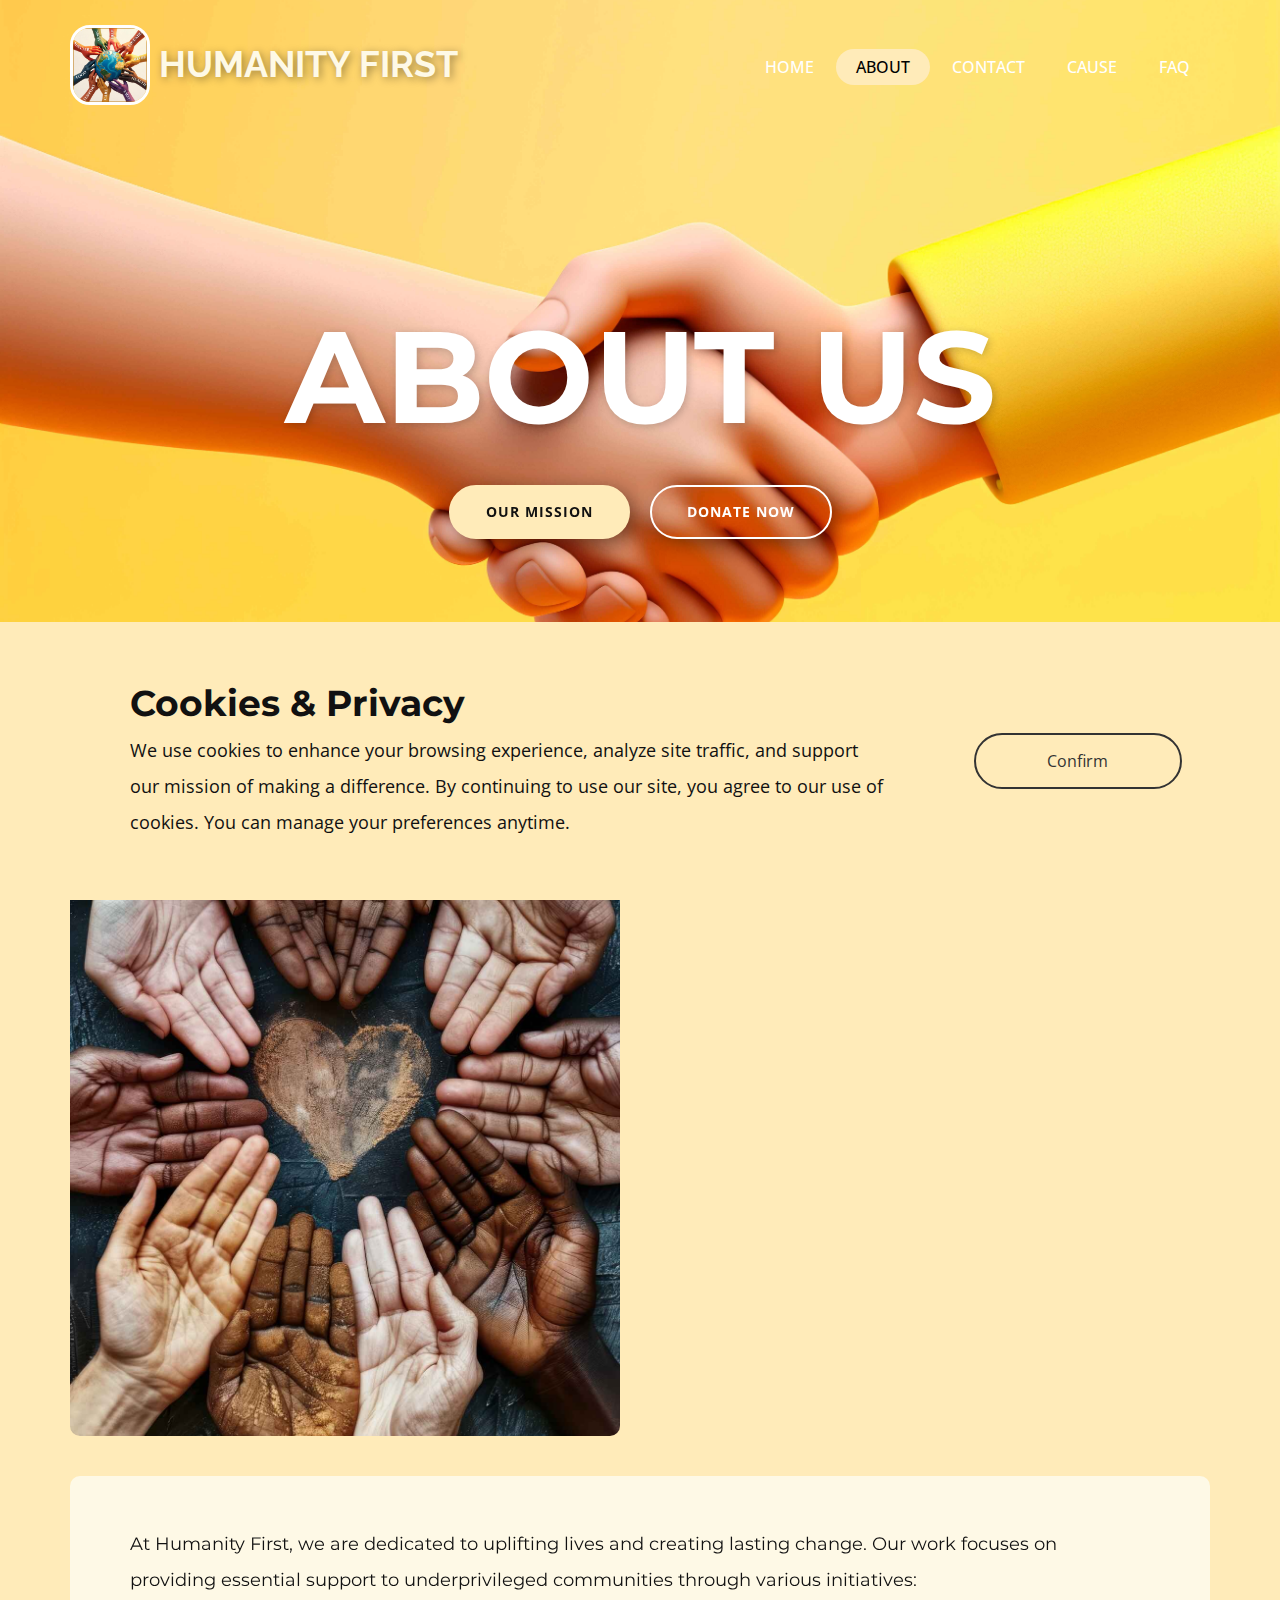
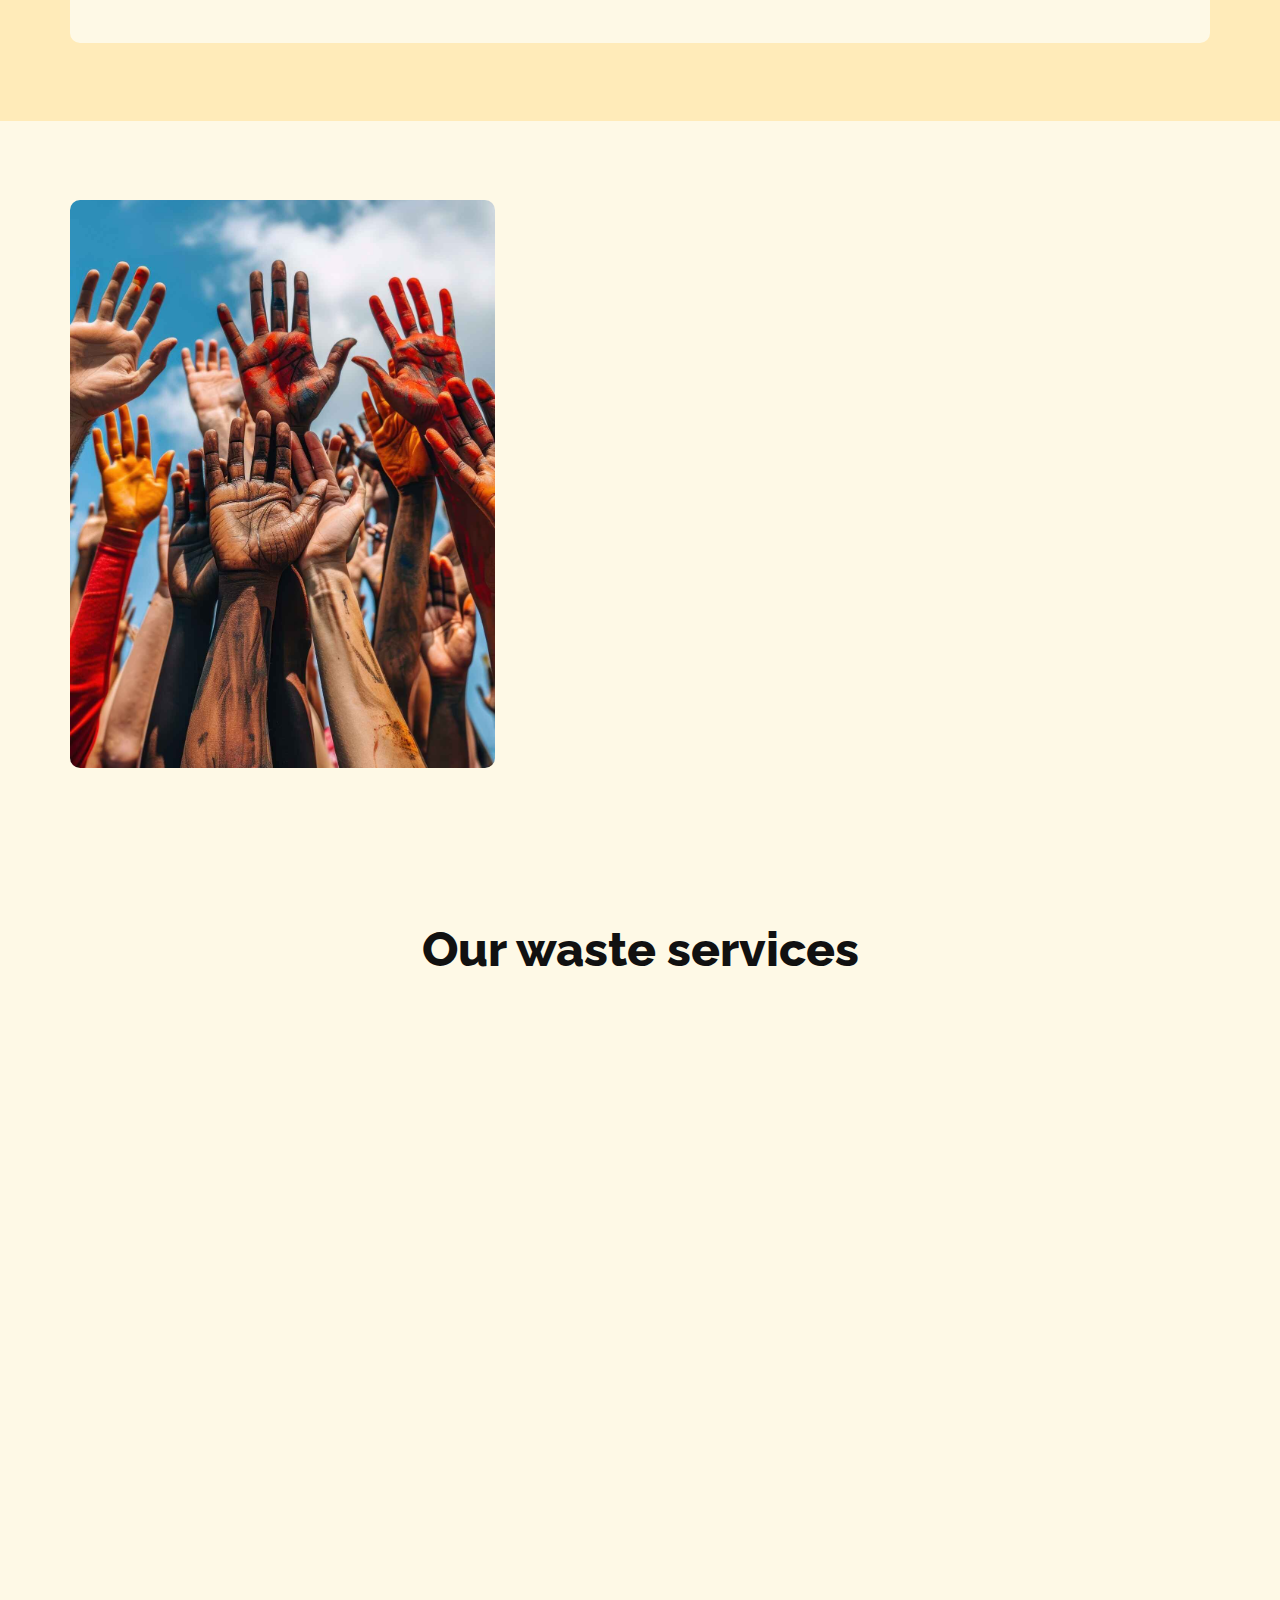
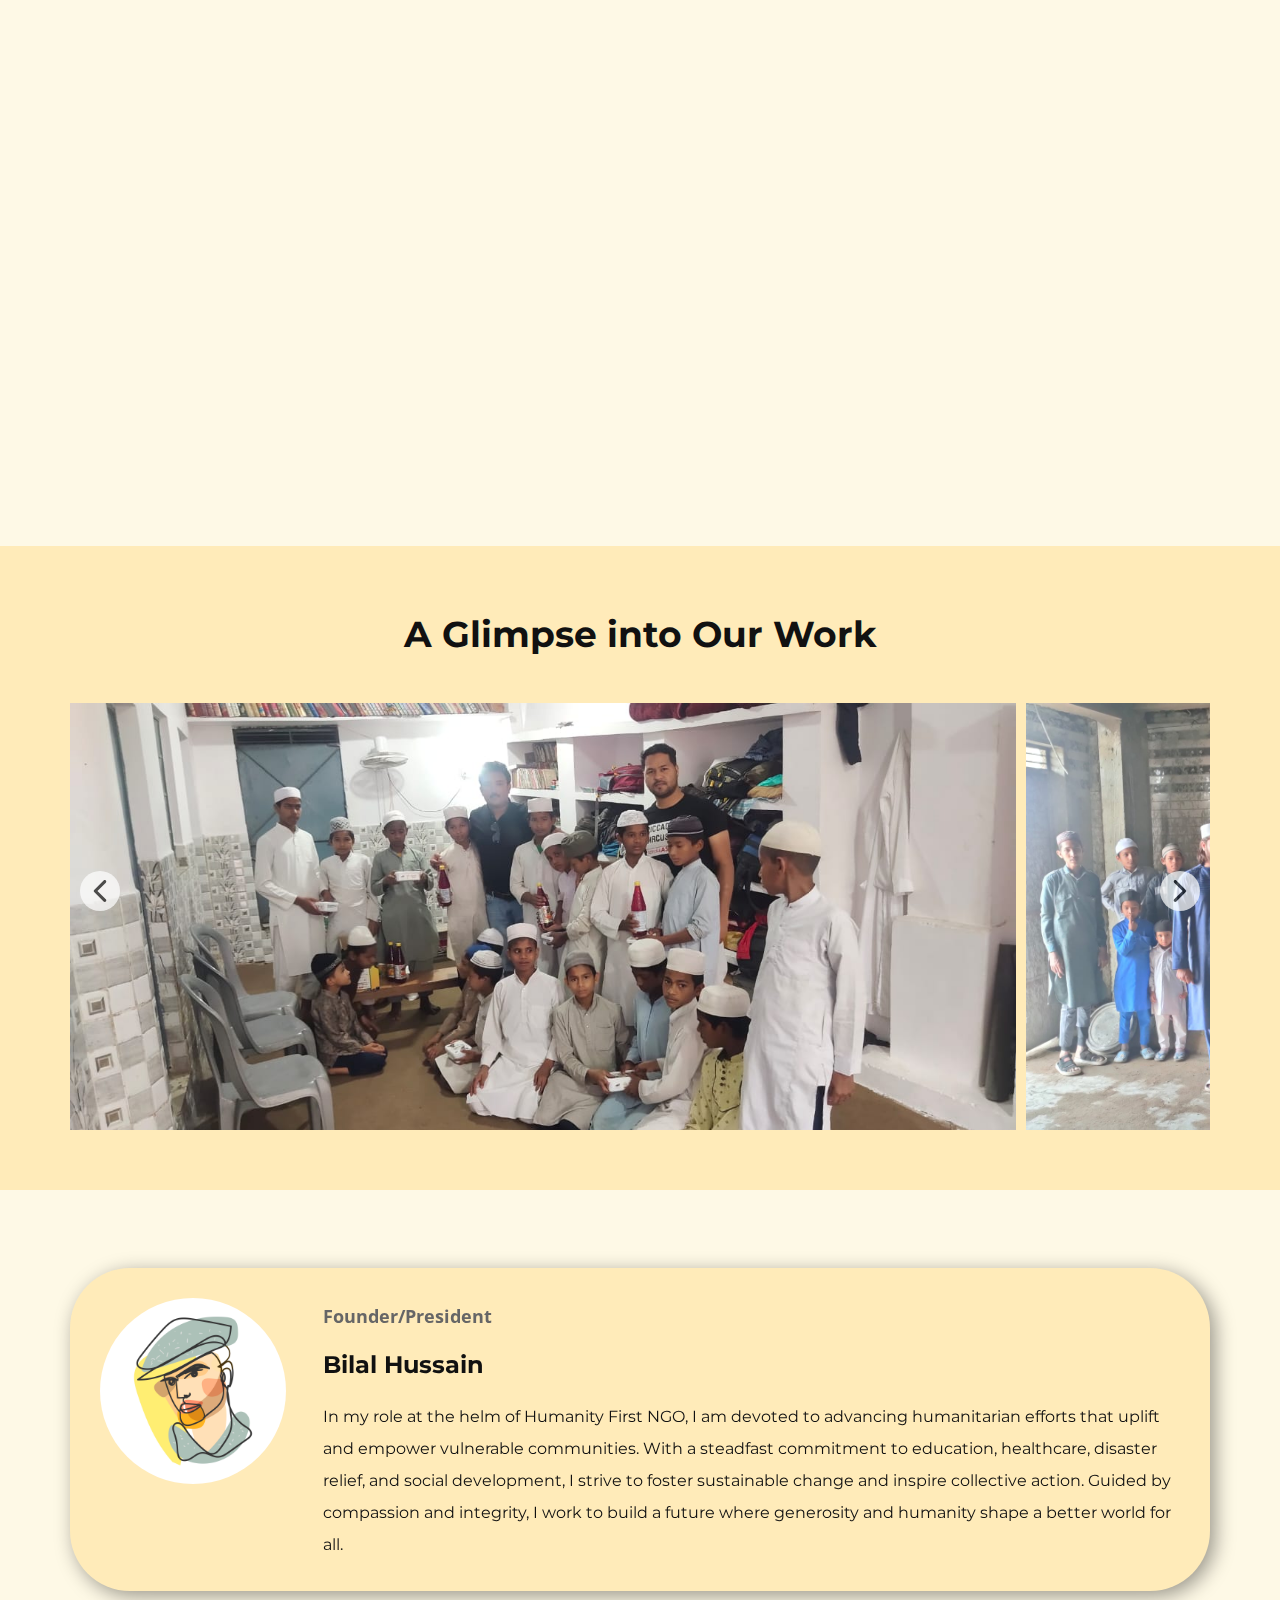
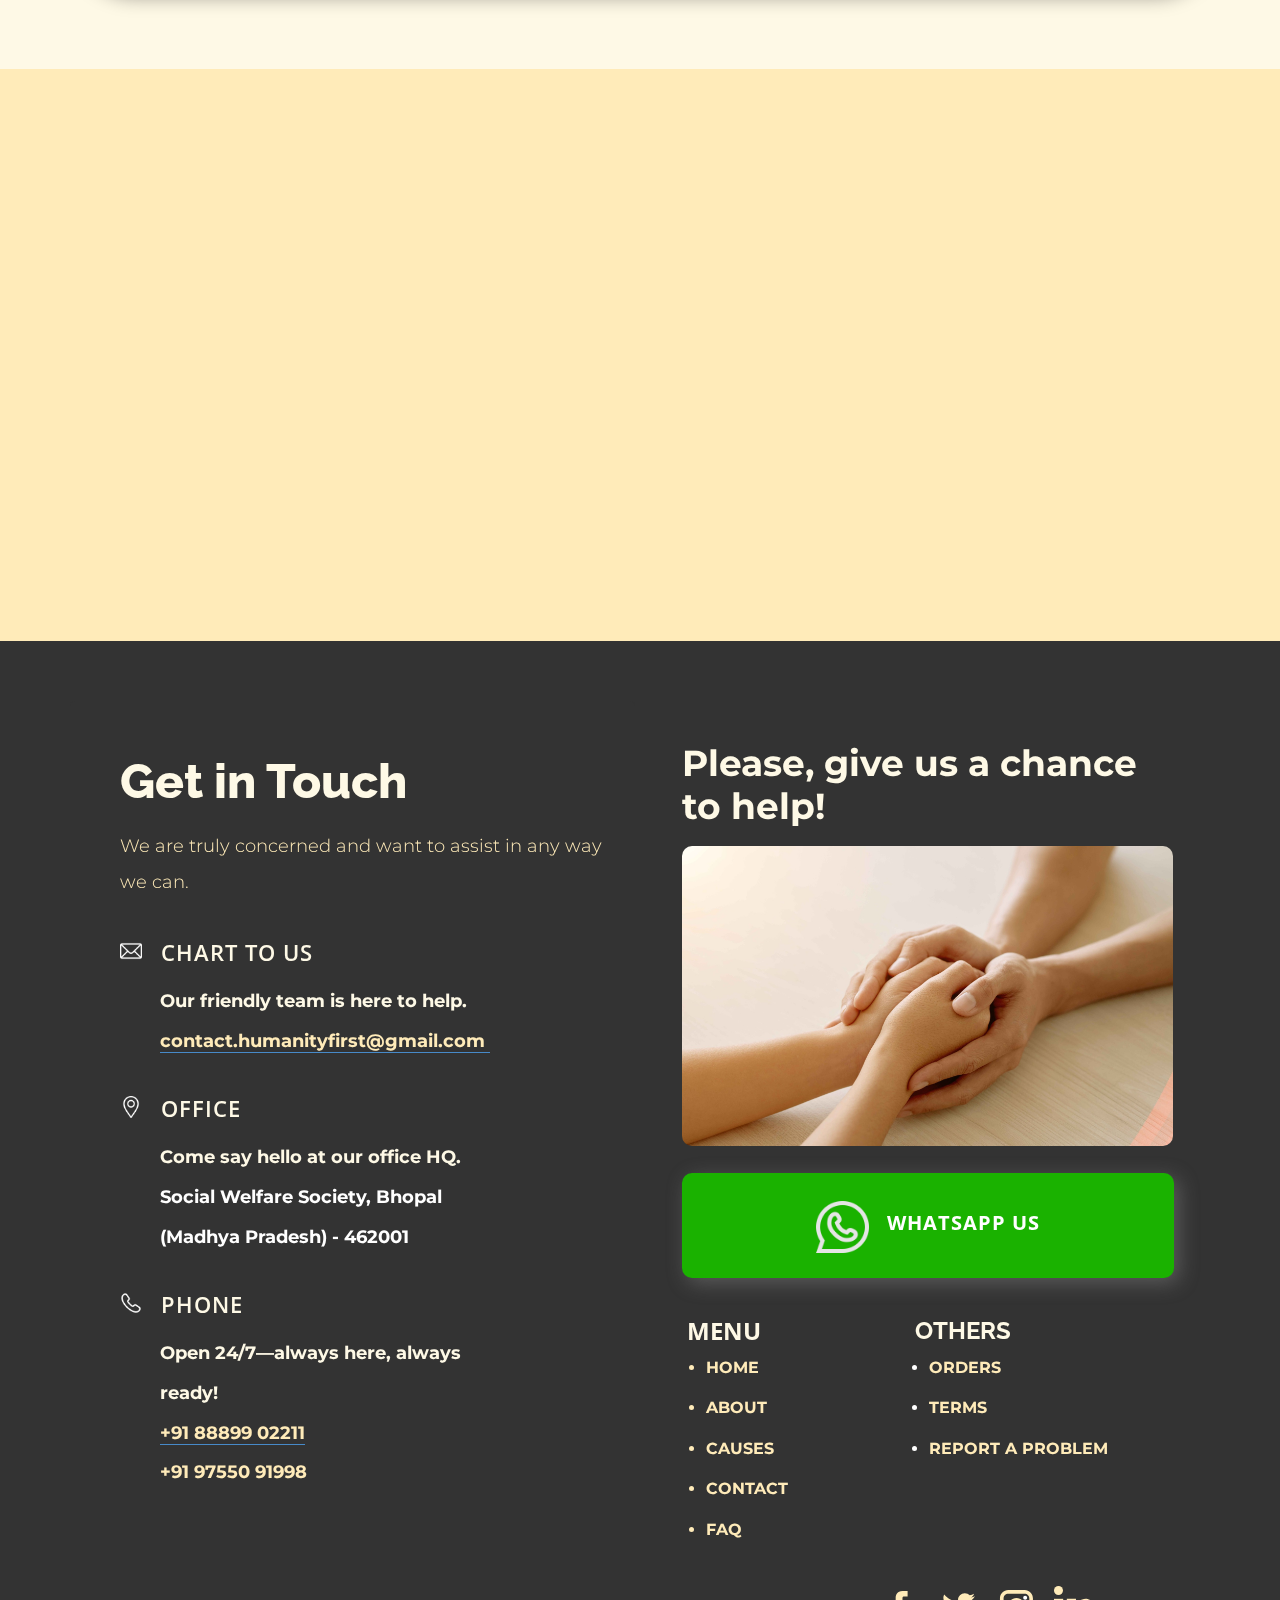
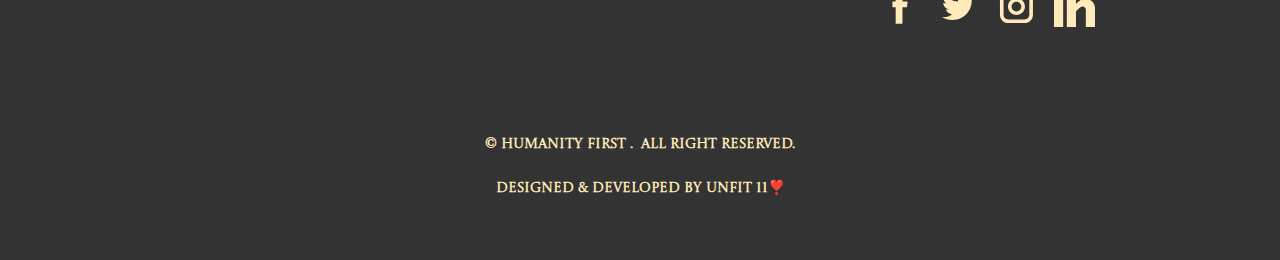
<file: About.html>
<!DOCTYPE html>
<html style="font-size: 16px;" lang="en-IN"><head>
    <meta name="viewport" content="width=device-width, initial-scale=1.0">
    <meta charset="utf-8">
    <meta name="keywords" content="About Us, About Us, ​What We Do, ​United States Team, ​Lates Photo Gallery, ​Every moment counts">
    <meta name="description" content="Humanity First is a global NGO dedicated to humanitarian aid, disaster relief, education, and community development. Join us in making a difference—donate, volunteer, and support our mission to uplift lives worldwide">
    <title>About</title>
    <link rel="stylesheet" href="nicepage.css" media="screen">
<link rel="stylesheet" href="About.css" media="screen">
    <script class="u-script" type="text/javascript" src="jquery-1.9.1.min.js" defer=""></script>
    <script class="u-script" type="text/javascript" src="nicepage.js" defer=""></script>
    <meta name="generator" content="Nicepage 7.4.5, nicepage.com">
    <link rel="icon" href="images/favicon.png">
    
    
    
    
    
    
    
    
    
    <link id="u-theme-google-font" rel="stylesheet" href="https://fonts.googleapis.com/css?family=Montserrat:100,100i,200,200i,300,300i,400,400i,500,500i,600,600i,700,700i,800,800i,900,900i|Open+Sans:300,300i,400,400i,500,500i,600,600i,700,700i,800,800i">
    <link id="u-page-google-font" rel="stylesheet" href="https://fonts.googleapis.com/css?family=Montserrat:100,100i,200,200i,300,300i,400,400i,500,500i,600,600i,700,700i,800,800i,900,900i|Raleway:100,100i,200,200i,300,300i,400,400i,500,500i,600,600i,700,700i,800,800i,900,900i|Open+Sans:300,300i,400,400i,500,500i,600,600i,700,700i,800,800i|Open+Sans:300,300i,400,400i,500,500i,600,600i,700,700i,800,800i|Castoro+Titling:400">
    <script type="application/ld+json">{
		"@context": "http://schema.org",
		"@type": "Organization",
		"name": "Humanity First",
		"sameAs": [
				"https://facebook.com/name",
				"https://twitter.com/name",
				"https://instagram.com/name"
		]
}</script>
    <meta name="theme-color" content="#478ac9">
    <meta name="twitter:site" content="@">
    <meta name="twitter:card" content="summary_large_image">
    <meta name="twitter:title" content="About">
    <meta name="twitter:description" content="Humanity First">
    <meta property="og:title" content="About">
    <meta property="og:description" content="Humanity First is a global NGO dedicated to humanitarian aid, disaster relief, education, and community development. Join us in making a difference—donate, volunteer, and support our mission to uplift lives worldwide">
    <meta property="og:type" content="website">
          <meta name="description" content="Humanity First is committed to uplifting communities through acts of kindness, faith, and generosity. From distributing food and warm clothing to supporting mosque construction and fostering spiritual growth, we strive to make a lasting impact. Join us in spreading warmth, faith, and hope.">
        <meta name="keywords" content="NGO, Humanity First, charity, donations, community service, helping the needy, providing food, winter clothing distribution, mosque construction, Quran recitation, faith and resilience, spreading kindness, humanitarian aid">
        <meta property="og:title" content="Humanity First – Spreading Kindness, Faith, and Hope">
    <meta property="og:description" content="Join Humanity First in making a difference—providing food, clothing, and support for faith-based initiatives to uplift communities in need.">
    <meta property="og:image" content="https://humanityfirst.live/path-to-your-featured-image.jpg">
    <meta property="og:url" content="https://humanityfirst.live">
    <meta property="og:type" content="website">
    
<meta name="description" content="Humanity First is committed to uplifting communities through acts of kindness, faith, and generosity. From distributing food and warm clothing to supporting mosque construction and fostering spiritual growth, we strive to make a lasting impact. Join us in spreading warmth, faith, and hope.">

<meta name="keywords" content="NGO, Humanity First, charity, donations, community service, helping the needy, providing food, winter clothing distribution, mosque construction, Quran recitation, faith and resilience, spreading kindness, humanitarian aid">

<meta name="author" content="Humanity First">

<meta property="og:title" content="Humanity First – Spreading Kindness, Faith, and Hope">
<meta property="og:description" content="Join Humanity First in making a difference—providing food, clothing, and support for faith-based initiatives to uplift communities in need.">
<meta property="og:image" content="https://humanityfirst.live/path-to-your-featured-image.jpg">
<meta property="og:url" content="https://humanityfirst.live">
<meta property="og:type" content="website">

<meta name="twitter:card" content="summary_large_image">
<meta name="twitter:title" content="Humanity First – Spreading Kindness, Faith, and Hope">
<meta name="twitter:description" content="Making a difference through charity, donations, and faith-based support. Join us in spreading kindness and hope.">
<meta name="twitter:image" content="https://humanityfirst.live/path-to-your-featured-image.jpg">

<meta name="robots" content="index, follow">

<meta name="theme-color" content="#008080">

<meta name="viewport" content="width=device-width, initial-scale=1.0, maximum-scale=1.0, user-scalable=no">

<meta data-intl-tel-input-cdn-path="intlTelInput/"></head>
  <body data-path-to-root="./" data-include-products="false" class="u-body u-custom-color-5 u-overlap u-overlap-contrast u-overlap-transparent u-xl-mode" data-lang="en"><header class="u-clearfix u-header u-header" id="header"><div class="u-clearfix u-sheet u-sheet-1">
        <img class="u-border-3 u-border-white u-image u-image-round u-preserve-proportions u-radius u-image-1" src="images/HumanityFirst2.png" alt="" data-image-width="1080" data-image-height="1080">
        <h1 class="u-custom-font u-font-raleway u-text u-text-palette-3-light-3 u-text-1">Humanity First</h1>
        <nav class="u-menu u-menu-one-level u-menu-open-right u-offcanvas u-menu-1">
          <div class="menu-collapse" style="font-size: 1rem; letter-spacing: 0px; text-transform: uppercase; font-weight: 500;">
            <a class="u-button-style u-custom-active-color u-custom-border u-custom-border-color u-custom-border-radius u-custom-color u-custom-hover-color u-custom-left-right-menu-spacing u-custom-padding-bottom u-custom-text-active-color u-custom-text-color u-custom-text-hover-color u-custom-top-bottom-menu-spacing u-hamburger-link u-nav-link u-text-active-custom-color-5 u-text-hover-palette-3-dark-3" href="#">
              <svg class="u-svg-link" viewBox="0 0 24 24"><use xlink:href="#menu-hamburger"></use></svg>
              <svg class="u-svg-content" version="1.1" id="menu-hamburger" viewBox="0 0 16 16" x="0px" y="0px" xmlns:xlink="http://www.w3.org/1999/xlink" xmlns="http://www.w3.org/2000/svg"><g><rect y="1" width="16" height="2"></rect><rect y="7" width="16" height="2"></rect><rect y="13" width="16" height="2"></rect>
</g></svg>
            </a>
          </div>
          <div class="u-custom-menu u-nav-container">
            <ul class="u-nav u-spacing-2 u-unstyled u-nav-1"><li class="u-nav-item"><a class="u-active-custom-color-5 u-button-style u-hover-palette-3-light-3 u-nav-link u-radius u-text-active-black u-text-hover-palette-3-dark-2" href="Home.html" style="padding: 10px 20px; --radius: 20px;">Home</a>
</li><li class="u-nav-item"><a class="u-active-custom-color-5 u-button-style u-hover-palette-3-light-3 u-nav-link u-radius u-text-active-black u-text-hover-palette-3-dark-2" href="About.html" style="padding: 10px 20px; --radius: 20px;">About</a>
</li><li class="u-nav-item"><a class="u-active-custom-color-5 u-button-style u-hover-palette-3-light-3 u-nav-link u-radius u-text-active-black u-text-hover-palette-3-dark-2" href="Contact.html" style="padding: 10px 20px; --radius: 20px;">Contact</a>
</li><li class="u-nav-item"><a class="u-active-custom-color-5 u-button-style u-hover-palette-3-light-3 u-nav-link u-radius u-text-active-black u-text-hover-palette-3-dark-2" href="Cause.html" style="padding: 10px 20px; --radius: 20px;">Cause</a>
</li><li class="u-nav-item"><a class="u-active-custom-color-5 u-button-style u-hover-palette-3-light-3 u-nav-link u-radius u-text-active-black u-text-hover-palette-3-dark-2" href="FAQ.html" style="padding: 10px 20px; --radius: 20px;">FAQ</a>
</li></ul>
          </div>
          <div class="u-custom-menu u-nav-container-collapse">
            <div class="u-container-style u-inner-container-layout u-opacity u-opacity-95 u-palette-3-light-3 u-sidenav">
              <div class="u-inner-container-layout u-sidenav-overflow">
                <div class="u-menu-close"></div>
                <ul class="u-align-center u-custom-font u-nav u-popupmenu-items u-unstyled u-nav-2"><li class="u-nav-item"><a class="u-button-style u-nav-link" href="Home.html">Home</a>
</li><li class="u-nav-item"><a class="u-button-style u-nav-link" href="About.html">About</a>
</li><li class="u-nav-item"><a class="u-button-style u-nav-link" href="Contact.html">Contact</a>
</li><li class="u-nav-item"><a class="u-button-style u-nav-link" href="Cause.html">Cause</a>
</li><li class="u-nav-item"><a class="u-button-style u-nav-link" href="FAQ.html">FAQ</a>
</li></ul>
              </div>
            </div>
            <div class="u-black u-menu-overlay u-opacity u-opacity-70"></div>
          </div>
        </nav>
      </div></header> 
    <section class="skrollable skrollable-between u-align-center u-clearfix u-container-align-center u-container-align-center-lg u-container-align-center-md u-container-align-center-sm u-container-align-center-xl u-image u-section-1" src="" id="sec-b4ad" data-image-width="5376" data-image-height="3584">
      <div class="u-clearfix u-sheet u-sheet-1">
        <h1 class="u-align-center u-custom-font u-heading-font u-text u-text-default-lg u-text-default-md u-text-default-sm u-text-default-xl u-text-white u-text-1" data-animation-name="customAnimationIn" data-animation-duration="1500" data-animation-delay="250">About Us</h1>
        <div class="data-layout-selected u-clearfix u-expanded-width-sm u-expanded-width-xs u-layout-custom-sm u-layout-custom-xs u-layout-wrap u-layout-wrap-1">
          <div class="u-layout">
            <div class="u-layout-row">
              <div class="u-align-right u-container-align-right u-container-align-right-lg u-container-align-right-md u-container-align-right-sm u-container-align-right-xl u-container-style u-layout-cell u-left-cell u-size-30 u-layout-cell-1" data-animation-name="customAnimationIn" data-animation-duration="1500" data-animation-delay="250">
                <div class="u-container-layout u-valign-top-lg u-valign-top-md u-valign-top-sm u-valign-top-xl u-container-layout-1">
                  <a href="About.html#carousel_fe3d" data-page-id="90675667" class="u-active-white u-align-right u-border-2 u-border-active-white u-border-custom-color-5 u-border-hover-white u-btn u-button-style u-custom-color-5 u-hover-white u-btn-1" data-animation-name="" data-animation-duration="0" data-animation-delay="0" data-animation-direction=""> Our Mission</a>
                </div>
              </div>
              <div class="u-align-left u-container-align-left u-container-align-left-lg u-container-align-left-md u-container-align-left-sm u-container-align-left-xl u-container-style u-layout-cell u-right-cell u-size-30 u-layout-cell-2" data-animation-name="customAnimationIn" data-animation-duration="1500" data-animation-delay="250">
                <div class="u-container-layout u-valign-top-lg u-valign-top-md u-valign-top-sm u-valign-top-xl u-container-layout-2">
                  <a href="https://wa.me/+918889902211" class="u-active-white u-align-left u-border-2 u-border-active-white u-border-hover-white u-border-white u-btn u-btn-round u-button-style u-hover-white u-none u-radius-50 u-text-active-black u-text-hover-black u-btn-2"> Donate now</a>
                </div>
              </div>
            </div>
          </div>
        </div>
      </div>
    </section>
    <section class="u-clearfix u-custom-color-5 u-section-2" id="sec-a122">
      <div class="u-clearfix u-sheet u-valign-middle u-sheet-1">
        <div class="data-layout-selected u-clearfix u-expanded-width u-gutter-40 u-layout-wrap u-layout-wrap-1">
          <div class="u-layout">
            <div class="u-layout-col">
              <div class="u-size-30">
                <div class="u-layout-row">
                  <div class="u-align-center u-container-align-center u-container-style u-image u-image-round u-layout-cell u-radius u-size-30 u-image-1" data-image-width="1121" data-image-height="2000" data-animation-name="pulse" data-animation-duration="1000" data-animation-delay="0" data-animation-direction="">
                    <div class="u-container-layout u-valign-middle u-container-layout-1"></div>
                  </div>
                  <div class="u-container-style u-layout-cell u-palette-3-light-3 u-radius u-shape-round u-size-30 u-layout-cell-2" data-animation-name="flipIn" data-animation-duration="1000" data-animation-delay="0" data-animation-direction="X">
                    <div class="u-container-layout u-valign-top u-container-layout-2">
                      <h2 class="u-text u-text-default u-text-1">About Us</h2>
                      <h4 class="u-align-left u-text u-text-default u-text-2">Who we are</h4>
                      <p class="u-align-left u-custom-font u-font-montserrat u-text u-text-default u-text-3"> Humanity First is a dedicated social welfare organization committed to serving those in need with compassion, dignity, and integrity. We work tirelessly to provide food, shelter, education, healthcare, and social support to underprivileged communities across rural and urban areas. Driven by the belief that every life matters, we empower individuals, uplift families, and create opportunities for a better future. Through transparency, accountability, and selfless service, we ensure that help reaches where it’s needed most.<br>
                        <br>
                      </p>
                    </div>
                  </div>
                </div>
              </div>
              <div class="u-size-30">
                <div class="u-layout-row">
                  <div class="u-align-left u-container-align-left u-container-style u-layout-cell u-palette-3-light-3 u-radius u-shape-round u-size-60 u-layout-cell-3">
                    <div class="u-container-layout u-container-layout-3">
                      <p class="u-align-left u-custom-font u-font-montserrat u-text u-text-default u-text-4"> At Humanity First, we are dedicated to uplifting lives and creating lasting change. Our work focuses on providing essential support to underprivileged communities through various initiatives:</p>
                    </div>
                  </div>
                </div>
              </div>
            </div>
          </div>
        </div>
      </div>
    </section>
    <section class="u-clearfix u-container-align-center u-palette-3-light-3 u-section-3" id="carousel_fd8d">
      <div class="u-clearfix u-sheet u-valign-middle u-sheet-1">
        <div class="data-layout-selected u-clearfix u-expanded-width u-gutter-20 u-layout-wrap u-layout-wrap-1">
          <div class="u-layout">
            <div class="u-layout-row">
              <div class="u-container-align-center u-container-style u-image u-image-round u-layout-cell u-radius u-size-23-lg u-size-23-xl u-size-60-md u-size-60-sm u-size-60-xs u-image-1" data-image-width="1121" data-image-height="2000" data-animation-name="pulse" data-animation-duration="1000" data-animation-delay="0" data-animation-direction="">
                <div class="u-container-layout u-valign-middle u-container-layout-1"></div>
              </div>
              <div class="u-container-align-left u-container-style u-custom-color-5 u-layout-cell u-radius u-shape-round u-size-37-lg u-size-37-xl u-size-60-md u-size-60-sm u-size-60-xs u-layout-cell-2" data-animation-name="flipIn" data-animation-duration="1000" data-animation-delay="250" data-animation-direction="X">
                <div class="u-container-layout u-container-layout-2">
                  <h3 class="u-align-left u-text u-text-default u-text-1" data-animation-name="customAnimationIn" data-animation-duration="1500" data-animation-delay="500"> What We Do For Donate Charity Foundations</h3>
                  <p class="u-align-left u-custom-font u-font-montserrat u-text u-text-default u-text-2"> At Humanity First, we ensure that every donation creates a lasting impact. Your generosity helps us:</p>
                  <ul class="u-align-left u-custom-font u-custom-list u-font-montserrat u-text u-text-3">
                    <li style="padding-left: 5px;">
                      <div class="u-list-icon u-text-black">
                        <div>✔ </div>
                      </div>Provide Food &amp; Clean Water – Nourishing lives and preventing hunger.<br>
                    </li>
                    <li style="padding-left: 5px;">Support Education – Helping children stay in school with essential resources.</li>
                    <li style="padding-left: 5px;">
                      <div class="u-list-icon u-text-black">
                        <div>✔</div>
                      </div>Offer Medical Aid – Free healthcare, medicines, and consultations for those in need.
                    </li>
                    <li style="padding-left: 5px;">
                      <div class="u-list-icon u-text-black">
                        <div>✔</div>
                      </div>Build Shelter &amp; Homes – Giving security and dignity to homeless families.
                    </li>
                    <li style="padding-left: 5px;">
                      <div class="u-list-icon u-text-black">
                        <div>✔</div>
                      </div>Assist with Marriages &amp; Social Welfare – Supporting families who can’t afford essential life events.<br>
                    </li>
                  </ul>
                </div>
              </div>
            </div>
          </div>
        </div>
      </div>
    </section>
    <section class="u-clearfix u-container-align-center u-palette-3-light-3 u-section-4" id="sec-6b2e">
      <div class="u-clearfix u-sheet u-sheet-1">
        <h2 class="u-align-center u-text u-text-default u-text-1"> Our waste services</h2>
        <div class="data-layout-selected u-clearfix u-expanded-width u-gutter-20 u-layout-wrap u-layout-wrap-1">
          <div class="u-layout">
            <div class="u-layout-col">
              <div class="u-size-30">
                <div class="u-layout-row">
                  <div class="u-container-style u-custom-color-5 u-layout-cell u-radius u-shape-round u-size-20 u-layout-cell-1" data-animation-name="customAnimationIn" data-animation-duration="1000" data-animation-delay="0">
                    <div class="u-container-layout u-valign-middle-lg u-valign-middle-md u-valign-middle-sm u-valign-middle-xl u-container-layout-1">
                      <h6 class="u-align-center u-text u-text-default u-text-2">Humanity First<br>
                      </h6>
                      <img class="u-image u-image-contain u-image-round u-radius u-image-1" src="images/HumanityFirst2-Photoroom.png" alt="" data-image-width="1080" data-image-height="1080">
                      <a href="Cause.html#sec-c9d4" data-page-id="1574425178" class="u-active-grey-80 u-align-center u-border-2 u-border-active-grey-80 u-border-grey-80 u-border-hover-grey-80 u-btn u-button-style u-hover-grey-80 u-none u-btn-1">Know More</a>
                    </div>
                  </div>
                  <div class="u-container-style u-custom-color-5 u-layout-cell u-radius u-shape-round u-size-20 u-layout-cell-2" data-animation-name="customAnimationIn" data-animation-duration="1000" data-animation-delay="0">
                    <div class="u-container-layout u-container-layout-2">
                      <span class="u-align-center u-file-icon u-icon u-text-black u-icon-1"><img src="images/706133-10d3b900.png" alt=""></span>
                      <h5 class="u-align-center u-text u-text-3">FOOD, WATER &amp; sHELTER</h5>
                      <img class="u-expanded-width u-image u-image-round u-radius u-image-2" src="images/photorealistic-kid-refugee-camp211.jpg" alt="" data-image-width="3584" data-image-height="5376">
                    </div>
                  </div>
                  <div class="u-container-style u-custom-color-5 u-layout-cell u-radius u-shape-round u-size-20 u-layout-cell-3" data-animation-name="customAnimationIn" data-animation-duration="1000" data-animation-delay="0">
                    <div class="u-container-layout u-container-layout-3">
                      <span class="u-align-center u-file-icon u-icon u-text-black u-icon-2"><img src="images/3976555-a3ab53af.png" alt=""></span>
                      <h5 class="u-align-center u-text u-text-4">EDUCATION &amp; EMPOWERMENT</h5>
                      <img class="u-expanded-width u-image u-image-round u-radius u-image-3" src="images/IMG-20250210-WA0019.jpg" alt="" data-image-width="1280" data-image-height="960">
                    </div>
                  </div>
                </div>
              </div>
              <div class="u-size-30">
                <div class="u-layout-row">
                  <div class="u-container-style u-custom-color-5 u-layout-cell u-radius u-shape-round u-size-20 u-layout-cell-4" data-animation-name="customAnimationIn" data-animation-duration="1000" data-animation-delay="0">
                    <div class="u-container-layout u-valign-bottom u-container-layout-4">
                      <span class="u-align-center u-file-icon u-icon u-text-black u-icon-3"><img src="images/2731908-b522032a.png" alt=""></span>
                      <h5 class="u-align-center u-text u-text-5">HEALTHCARE &amp; WELL-BEING</h5>
                      <img class="u-expanded-width u-image u-image-round u-radius u-image-4" src="images/1460151.jpg" alt="" data-image-width="1500" data-image-height="1001">
                    </div>
                  </div>
                  <div class="u-container-style u-custom-color-5 u-layout-cell u-radius u-shape-round u-size-20 u-layout-cell-5" data-animation-name="customAnimationIn" data-animation-duration="1000" data-animation-delay="0">
                    <div class="u-container-layout u-valign-bottom-xl u-container-layout-5">
                      <span class="u-align-center u-file-icon u-icon u-text-black u-icon-4"><img src="images/10554326-b54f2c1d.png" alt=""></span>
                      <h5 class="u-align-center u-text u-text-6">SOCIAL WELFARE &amp; SUPPORT</h5>
                      <img class="u-expanded-width u-image u-image-round u-radius u-image-5" src="images/IMG-20250208-WA0015.jpg" alt="" data-image-width="1280" data-image-height="578">
                    </div>
                  </div>
                  <div class="u-container-style u-custom-color-5 u-layout-cell u-radius u-shape-round u-size-20 u-layout-cell-6" data-animation-name="customAnimationIn" data-animation-duration="1000" data-animation-delay="0">
                    <div class="u-container-layout u-valign-bottom u-container-layout-6">
                      <span class="u-align-center u-file-icon u-icon u-text-black u-icon-5"><img src="images/2457612-129a2d04.png" alt=""></span>
                      <h5 class="u-align-center u-text u-text-7">MARRIAGE ASSISTANCE</h5>
                      <img class="u-expanded-width u-image u-image-round u-radius u-image-6" src="images/21512051121.jpg" alt="" data-image-width="2000" data-image-height="1333">
                    </div>
                  </div>
                </div>
              </div>
            </div>
          </div>
        </div>
      </div>
    </section>
    <section class="u-align-center u-clearfix u-container-align-center u-custom-color-5 u-section-5" id="sec-6b29">
      <div class="u-clearfix u-sheet u-sheet-1">
        <h2 class="u-custom-font u-font-montserrat u-text u-text-default u-text-1"> A Glimpse into Our Work</h2>
        <div class="u-expanded-width u-gallery u-layout-horizontal u-lightbox u-no-transition u-show-text-on-hover u-gallery-1">
          <div class="u-gallery-inner"><div class="u-effect-fade u-gallery-item u-gallery-item-1"><div class="u-back-slide" data-image-width="1280" data-image-height="578"><img class="u-back-image" src="images/WhatsAppImage2025-02-10at15.40.45_064ef29d.jpg">
</div><div class="u-over-slide u-shading u-over-slide-1"></div>
</div><div class="u-effect-fade u-gallery-item u-gallery-item-2" data-image-width="1280" data-image-height="960"><div class="u-back-slide"><img class="u-back-image" src="images/IMG-20250210-WA0017.jpg">
</div><div class="u-over-slide u-shading u-over-slide-2"></div>
</div><div class="u-effect-fade u-gallery-item u-gallery-item-3" data-image-width="1280" data-image-height="960"><div class="u-back-slide"><img class="u-back-image" src="images/IMG-20250210-WA0020.jpg">
</div><div class="u-over-slide u-shading u-over-slide-3"></div>
</div><div class="u-effect-fade u-gallery-item u-gallery-item-4" data-image-width="1280" data-image-height="960"><div class="u-back-slide"><img class="u-back-image" src="images/IMG-20250210-WA0019.jpg">
</div><div class="u-over-slide u-shading u-over-slide-4"></div>
</div><div class="u-effect-fade u-gallery-item u-gallery-item-5" data-image-width="1280" data-image-height="578"><div class="u-back-slide"><img class="u-back-image" src="images/IMG-20250208-WA0015.jpg">
</div><div class="u-over-slide u-shading u-over-slide-5"></div>
</div><div class="u-effect-fade u-gallery-item u-gallery-item-6" data-image-width="1280" data-image-height="960"><div class="u-back-slide"><img class="u-back-image" src="images/IMG-20250210-WA0018.jpg">
</div><div class="u-over-slide u-shading u-over-slide-6"></div>
</div><div class="u-effect-fade u-gallery-item u-gallery-item-7" data-image-width="1280" data-image-height="578"><div class="u-back-slide"><img class="u-back-image" src="images/IMG-20250208-WA0016.jpg">
</div><div class="u-over-slide u-shading u-over-slide-7"></div>
</div></div>
          <a class="u-gallery-nav u-gallery-nav-prev u-icon-circle u-opacity u-opacity-70 u-spacing-10 u-white u-gallery-nav-1" href="#" role="button">
            <span aria-hidden="true">
              <svg viewBox="0 0 451.847 451.847"><path d="M97.141,225.92c0-8.095,3.091-16.192,9.259-22.366L300.689,9.27c12.359-12.359,32.397-12.359,44.751,0
c12.354,12.354,12.354,32.388,0,44.748L173.525,225.92l171.903,171.909c12.354,12.354,12.354,32.391,0,44.744
c-12.354,12.365-32.386,12.365-44.745,0l-194.29-194.281C100.226,242.115,97.141,234.018,97.141,225.92z"></path></svg>
            </span>
            <span class="sr-only">
              <svg viewBox="0 0 451.847 451.847"><path d="M97.141,225.92c0-8.095,3.091-16.192,9.259-22.366L300.689,9.27c12.359-12.359,32.397-12.359,44.751,0
c12.354,12.354,12.354,32.388,0,44.748L173.525,225.92l171.903,171.909c12.354,12.354,12.354,32.391,0,44.744
c-12.354,12.365-32.386,12.365-44.745,0l-194.29-194.281C100.226,242.115,97.141,234.018,97.141,225.92z"></path></svg>
            </span>
          </a>
          <a class="u-gallery-nav u-gallery-nav-next u-icon-circle u-opacity u-opacity-70 u-spacing-10 u-white u-gallery-nav-2" href="#" role="button">
            <span aria-hidden="true">
              <svg viewBox="0 0 451.846 451.847"><path d="M345.441,248.292L151.154,442.573c-12.359,12.365-32.397,12.365-44.75,0c-12.354-12.354-12.354-32.391,0-44.744
L278.318,225.92L106.409,54.017c-12.354-12.359-12.354-32.394,0-44.748c12.354-12.359,32.391-12.359,44.75,0l194.287,194.284
c6.177,6.18,9.262,14.271,9.262,22.366C354.708,234.018,351.617,242.115,345.441,248.292z"></path></svg>
            </span>
            <span class="sr-only">
              <svg viewBox="0 0 451.846 451.847"><path d="M345.441,248.292L151.154,442.573c-12.359,12.365-32.397,12.365-44.75,0c-12.354-12.354-12.354-32.391,0-44.744
L278.318,225.92L106.409,54.017c-12.354-12.359-12.354-32.394,0-44.748c12.354-12.359,32.391-12.359,44.75,0l194.287,194.284
c6.177,6.18,9.262,14.271,9.262,22.366C354.708,234.018,351.617,242.115,345.441,248.292z"></path></svg>
            </span>
          </a>
        </div>
      </div>
    </section>
    <section class="u-align-center u-clearfix u-container-align-center u-palette-3-light-3 u-section-6" id="sec-88ea">
      <div class="u-clearfix u-sheet u-valign-middle u-sheet-1">
        <div class="u-expanded-width u-list u-list-1">
          <div class="u-repeater u-repeater-1">
            <div class="u-align-left u-container-align-left u-container-style u-custom-color-5 u-list-item u-radius u-repeater-item u-shape-round u-list-item-1" data-animation-name="pulse" data-animation-duration="1000" data-animation-delay="500" data-animation-direction="">
              <div class="u-container-layout u-similar-container u-container-layout-1">
                <div alt="" class="u-image u-image-circle u-image-1" data-image-width="2000" data-image-height="2000"></div>
                <p class="u-text u-text-grey-60 u-text-1"> Founder/President</p>
                <h4 class="u-text u-text-2">Bilal Hussain</h4>
                <p class="u-custom-font u-font-montserrat u-text u-text-3"> In my role at the helm of Humanity First NGO, I am devoted to advancing humanitarian efforts that uplift and empower vulnerable communities. With a steadfast commitment to education, healthcare, disaster relief, and social development, I strive to foster sustainable change and inspire collective action. Guided by compassion and integrity, I work to build a future where generosity and humanity shape a better world for all.</p>
              </div>
            </div>
          </div>
        </div>
      </div>
    </section>
    <section class="u-clearfix u-container-align-center u-custom-color-5 u-section-7" id="sec-b9ea">
      <div class="u-clearfix u-sheet u-valign-middle u-sheet-1">
        <h2 class="u-align-center u-text u-text-default u-text-1" data-animation-name="customAnimationIn" data-animation-duration="1500" data-animation-delay="500"> Every moment counts<br>
        </h2>
        <div class="u-expanded-width u-list u-list-1">
          <div class="u-repeater u-repeater-1">
            <div class="u-align-center u-container-align-center u-container-style u-list-item u-repeater-item u-shape-rectangle u-list-item-1" data-animation-name="customAnimationIn" data-animation-duration="1500" data-animation-delay="0">
              <div class="u-container-layout u-similar-container u-container-layout-1">
                <div class="u-border-2 u-border-palette-3-light-2 u-container-align-center u-container-style u-group u-radius u-shape-round u-white u-group-1" data-animation-name="customAnimationIn" data-animation-duration="1000">
                  <div class="u-container-layout u-valign-middle">
                    <h3 class="u-align-center u-text u-text-default u-text-2" data-animation-name="counter" data-animation-event="scroll" data-animation-duration="3000">700</h3>
                  </div>
                </div>
                <h5 class="u-align-center u-text u-text-default u-text-3"> Volunteers worldwide</h5>
              </div>
            </div>
            <div class="u-align-center u-container-align-center u-container-style u-list-item u-repeater-item u-shape-rectangle u-list-item-2" data-animation-name="customAnimationIn" data-animation-duration="1500">
              <div class="u-container-layout u-similar-container u-container-layout-3">
                <div class="u-border-2 u-border-palette-3-light-2 u-container-align-center u-container-style u-group u-radius u-shape-round u-white u-group-2" data-animation-name="customAnimationIn" data-animation-duration="1000">
                  <div class="u-container-layout u-valign-middle">
                    <h3 class="u-align-center u-text u-text-default u-text-4" data-animation-name="counter" data-animation-event="scroll" data-animation-duration="3000">106</h3>
                  </div>
                </div>
                <h5 class="u-align-center u-text u-text-default u-text-5"> Active projects</h5>
              </div>
            </div>
            <div class="u-align-center u-container-align-center u-container-style u-list-item u-repeater-item u-shape-rectangle u-list-item-3" data-animation-name="customAnimationIn" data-animation-duration="1500">
              <div class="u-container-layout u-similar-container u-container-layout-5">
                <div class="u-border-2 u-border-palette-3-light-2 u-container-align-center u-container-style u-group u-radius u-shape-round u-white u-group-3" data-animation-name="customAnimationIn" data-animation-duration="1500" data-animation-delay="700">
                  <div class="u-container-layout u-valign-middle">
                    <h3 class="u-align-center u-text u-text-default u-text-6" data-animation-name="counter" data-animation-event="scroll" data-animation-duration="3000">13</h3>
                  </div>
                </div>
                <h5 class="u-align-center u-text u-text-default u-text-7"> Countries</h5>
              </div>
            </div>
          </div>
        </div>
      </div>
    </section>
    
    
    
    <footer class="u-align-center u-clearfix u-container-align-center u-footer u-grey-80 u-footer" id="footer"><div class="u-clearfix u-sheet u-sheet-1">
        <div class="data-layout-selected u-clearfix u-expanded-width u-gutter-10 u-layout-wrap u-radius u-layout-wrap-1">
          <div class="u-layout">
            <div class="u-layout-row">
              <div class="u-align-left u-container-align-left u-container-align-left-lg u-container-align-left-md u-container-align-left-xl u-container-style u-grey-80 u-layout-cell u-radius u-shape-round u-size-30 u-layout-cell-1" data-animation-name="pulse" data-animation-duration="1000" data-animation-delay="0" data-animation-direction="">
                <div class="u-container-layout u-container-layout-1">
                  <h2 class="u-text u-text-default u-text-palette-3-light-3 u-text-1">Get in Touch</h2>
                  <p class="u-custom-font u-font-montserrat u-text u-text-custom-color-5 u-text-default u-text-2">We are truly concerned and want to assist in any way we can. </p>
                  <div class="u-expanded-width-sm u-expanded-width-xs u-list u-list-1">
                    <div class="u-repeater u-repeater-1">
                      <div class="u-container-style u-list-item u-repeater-item u-shape-rectangle">
                        <div class="u-container-layout u-similar-container u-valign-top u-container-layout-2">
                          <span class="u-file-icon u-icon u-text-white u-icon-1"><img src="images/646094-23388df3.png" alt=""></span>
                          <h5 class="u-text u-text-palette-3-light-3 u-text-3">Chart to us</h5>
                          <p class="u-custom-font u-font-montserrat u-text u-text-palette-3-light-3 u-text-4">Our friendly team is h​ere to help.<br>
                            <a href="#" class="u-active-none u-border-1 u-border-active-palette-3-base u-border-hover-palette-3-base u-border-no-left u-border-no-right u-border-no-top u-border-palette-1-base u-bottom-left-radius-0 u-bottom-right-radius-0 u-btn u-button-link u-button-style u-hover-none u-none u-radius-0 u-text-active-custom-color-5 u-text-custom-color-5 u-text-hover-custom-color-5 u-top-left-radius-0 u-top-right-radius-0 u-btn-1"> contact.humanityfirst@gmail.com&nbsp;<br>
                            </a>
                          </p>
                        </div>
                      </div>
                      <div class="u-container-style u-list-item u-repeater-item u-shape-rectangle">
                        <div class="u-container-layout u-similar-container u-valign-top u-container-layout-3">
                          <span class="u-file-icon u-icon u-text-white u-icon-2"><img src="images/2838912-49358f0d.png" alt=""></span>
                          <h5 class="u-text u-text-palette-3-light-3 u-text-5">Office</h5>
                          <p class="u-custom-font u-font-montserrat u-text u-text-palette-3-light-3 u-text-6"> Come say hello at our office HQ.<br>
                            <a href="#" class="u-active-none u-border-none u-btn u-button-link u-button-style u-hover-none u-none u-text-body-alt-color u-btn-2"> Social Welfare Society, Bhopal<br>(Madhya Pradesh) - 462001
                            </a>
                            <br>
                          </p>
                        </div>
                      </div>
                      <div class="u-container-style u-list-item u-repeater-item u-shape-rectangle">
                        <div class="u-container-layout u-similar-container u-valign-top u-container-layout-4">
                          <span class="u-file-icon u-icon u-text-white u-icon-3"><img src="images/8066424-eec24b29.png" alt=""></span>
                          <h5 class="u-text u-text-palette-3-light-3 u-text-7">Phone</h5>
                          <p class="u-custom-font u-font-montserrat u-text u-text-palette-3-light-3 u-text-8"> Open 24/7—always here, always ready!<br>
                            <a href="#" class="u-active-none u-border-1 u-border-active-palette-3-base u-border-hover-palette-3-base u-border-no-left u-border-no-right u-border-no-top u-border-palette-1-base u-btn u-button-link u-button-style u-hover-none u-none u-text-active-custom-color-5 u-text-custom-color-5 u-text-hover-custom-color-5 u-btn-3" data-animation-name="" data-animation-duration="0" data-animation-delay="0" data-animation-direction="">+91 88899 02211</a>
                            <br>
                            <a href="tel:+91 97550 91998" class="u-active-none u-border-none u-btn u-button-link u-button-style u-hover-none u-none u-text-custom-color-5 u-btn-4">+91 97550 91998</a>
                          </p>
                        </div>
                      </div>
                    </div>
                  </div>
                </div>
              </div>
              <div class="u-align-left u-container-align-left u-container-style u-layout-cell u-radius u-shape-round u-size-30 u-layout-cell-2" data-animation-name="pulse" data-animation-duration="1000" data-animation-delay="0" data-animation-direction="">
                <div class="u-container-layout u-container-layout-5">
                  <h3 class="u-align-left u-text u-text-palette-3-light-3 u-text-9"> Please, give us a chance to help!</h3>
                  <img class="u-align-left u-expanded-width u-image u-image-round u-radius u-image-1" src="images/hands-anonymous-supportive-friend-holding-hands-woman1.jpg" alt="" data-image-width="7360" data-image-height="4912">
                  <a href="https://wa.me/+91 8889902211" class="u-active-white u-align-left u-border-none u-btn u-button-style u-custom-color-3 u-hover-custom-color-4 u-radius u-text-active-black u-text-hover-white u-text-white u-btn-5">
                    <span class="u-file-icon u-icon u-text-grey-10 u-icon-4"><img src="images/3781677-5236b077.png" alt=""></span>&nbsp; &nbsp;Whatsapp Us
                  </a>
                </div>
              </div>
            </div>
          </div>
        </div>
        <div class="data-layout-selected u-align-right u-clearfix u-expanded-width-sm u-expanded-width-xs u-layout-wrap u-layout-wrap-2">
          <div class="u-layout">
            <div class="u-layout-col">
              <div class="u-size-40">
                <div class="u-layout-row">
                  <div class="u-container-style u-layout-cell u-size-25 u-layout-cell-3">
                    <div class="u-container-layout u-valign-bottom-xs u-container-layout-6">
                      <p class="u-spacing-0 u-text u-text-palette-3-light-3 u-text-10">Menu</p>
                      <ul class="u-custom-font u-font-montserrat u-spacing-15 u-text u-text-custom-color-5 u-text-11">
                        <li>
                          <a href="Home.html#carousel_6a69" data-page-id="48895843" class="u-active-none u-border-none u-btn u-button-link u-button-style u-hover-none u-none u-text-custom-color-5 u-btn-6">Home</a>
                        </li>
                        <li>
                          <a href="About.html#sec-b4ad" data-page-id="90675667" class="u-active-none u-border-none u-btn u-button-link u-button-style u-hover-none u-none u-text-custom-color-5 u-text-hover-custom-color-5 u-btn-7">About</a>
                        </li>
                        <li>
                          <a href="Cause.html#sec-c9d4" data-page-id="1574425178" class="u-active-none u-border-none u-btn u-button-link u-button-style u-hover-none u-none u-text-custom-color-5 u-btn-8">Causes</a>
                        </li>
                        <li>
                          <a href="#" class="u-active-none u-border-none u-btn u-button-link u-button-style u-hover-none u-none u-text-custom-color-5 u-btn-9">Contact</a>
                        </li>
                        <li>
                          <a href="Others.html#block-1" data-page-id="77936926" class="u-active-none u-border-none u-btn u-button-link u-button-style u-hover-none u-none u-text-custom-color-5 u-btn-10">FAQ</a>
                        </li>
                      </ul>
                    </div>
                  </div>
                  <div class="u-container-style u-layout-cell u-size-35 u-layout-cell-4">
                    <div class="u-container-layout u-container-layout-7">
                      <p class="u-custom-font u-font-raleway u-spacing-0 u-text u-text-palette-3-light-3 u-text-12">Others</p>
                      <ul class="u-custom-font u-font-montserrat u-spacing-15 u-text u-text-13">
                        <li>
                          <a href="Others.html#block-2" data-page-id="77936926" class="u-active-none u-border-none u-btn u-button-link u-button-style u-hover-none u-none u-text-custom-color-5 u-btn-11" target="_blank">Orders</a>
                        </li>
                        <li>
                          <a href="Others.html#block-3" data-page-id="77936926" class="u-active-none u-border-none u-btn u-button-link u-button-style u-hover-none u-none u-text-custom-color-5 u-btn-12">Terms</a>
                        </li>
                        <li>
                          <a href="Others.html#sec-c615" data-page-id="77936926" class="u-active-none u-border-none u-btn u-button-link u-button-style u-hover-none u-none u-text-custom-color-5 u-btn-13">Report a Problem</a>
                        </li>
                      </ul>
                    </div>
                  </div>
                </div>
              </div>
              <div class="u-size-20">
                <div class="u-layout-row">
                  <div class="u-container-style u-layout-cell u-size-21 u-layout-cell-5">
                    <div class="u-container-layout u-container-layout-8"></div>
                  </div>
                  <div class="u-container-style u-layout-cell u-size-39 u-layout-cell-6">
                    <div class="u-container-layout u-valign-middle u-container-layout-9">
                      <div class="u-social-icons u-spacing-17 u-social-icons-1">
                        <a class="u-social-url" title="facebook" target="_blank" href="https://facebook.com/name">
                          <span class="u-icon u-social-facebook u-social-icon u-text-custom-color-5"><svg class="u-svg-link" preserveAspectRatio="xMidYMin slice" viewBox="0 0 112 112" style=""><use xlink:href="#svg-2e4f"></use></svg><svg class="u-svg-content" viewBox="0 0 112 112" x="0" y="0" id="svg-2e4f"><path fill="currentColor" d="M75.5,28.8H65.4c-1.5,0-4,0.9-4,4.3v9.4h13.9l-1.5,15.8H61.4v45.1H42.8V58.3h-8.8V42.4h8.8V32.2
c0-7.4,3.4-18.8,18.8-18.8h13.8v15.4H75.5z"></path></svg></span>
                        </a>
                        <a class="u-social-url" title="twitter" target="_blank" href="https://twitter.com/name">
                          <span class="u-icon u-social-icon u-social-twitter u-text-custom-color-5"><svg class="u-svg-link" preserveAspectRatio="xMidYMin slice" viewBox="0 0 112 112" style=""><use xlink:href="#svg-c508"></use></svg><svg class="u-svg-content" viewBox="0 0 112 112" x="0" y="0" id="svg-c508"><path fill="currentColor" d="M92.2,38.2c0,0.8,0,1.6,0,2.3c0,24.3-18.6,52.4-52.6,52.4c-10.6,0.1-20.2-2.9-28.5-8.2
	c1.4,0.2,2.9,0.2,4.4,0.2c8.7,0,16.7-2.9,23-7.9c-8.1-0.2-14.9-5.5-17.3-12.8c1.1,0.2,2.4,0.2,3.4,0.2c1.6,0,3.3-0.2,4.8-0.7
	c-8.4-1.6-14.9-9.2-14.9-18c0-0.2,0-0.2,0-0.2c2.5,1.4,5.4,2.2,8.4,2.3c-5-3.3-8.3-8.9-8.3-15.4c0-3.4,1-6.5,2.5-9.2
	c9.1,11.1,22.7,18.5,38,19.2c-0.2-1.4-0.4-2.8-0.4-4.3c0.1-10,8.3-18.2,18.5-18.2c5.4,0,10.1,2.2,13.5,5.7c4.3-0.8,8.1-2.3,11.7-4.5
	c-1.4,4.3-4.3,7.9-8.1,10.1c3.7-0.4,7.3-1.4,10.6-2.9C98.9,32.3,95.7,35.5,92.2,38.2z"></path></svg></span>
                        </a>
                        <a class="u-social-url" title="instagram" target="_blank" href="https://instagram.com/name">
                          <span class="u-icon u-social-icon u-social-instagram u-text-custom-color-5"><svg class="u-svg-link" preserveAspectRatio="xMidYMin slice" viewBox="0 0 112 112" style=""><use xlink:href="#svg-9d85"></use></svg><svg class="u-svg-content" viewBox="0 0 112 112" x="0" y="0" id="svg-9d85"><path fill="currentColor" d="M55.9,32.9c-12.8,0-23.2,10.4-23.2,23.2s10.4,23.2,23.2,23.2s23.2-10.4,23.2-23.2S68.7,32.9,55.9,32.9z
	 M55.9,69.4c-7.4,0-13.3-6-13.3-13.3c-0.1-7.4,6-13.3,13.3-13.3s13.3,6,13.3,13.3C69.3,63.5,63.3,69.4,55.9,69.4z"></path><path fill="#FFFFFF" d="M79.7,26.8c-3,0-5.4,2.5-5.4,5.4s2.5,5.4,5.4,5.4c3,0,5.4-2.5,5.4-5.4S82.7,26.8,79.7,26.8z"></path><path fill="currentColor" d="M78.2,11H33.5C21,11,10.8,21.3,10.8,33.7v44.7c0,12.6,10.2,22.8,22.7,22.8h44.7c12.6,0,22.7-10.2,22.7-22.7
	V33.7C100.8,21.1,90.6,11,78.2,11z M91,78.4c0,7.1-5.8,12.8-12.8,12.8H33.5c-7.1,0-12.8-5.8-12.8-12.8V33.7
	c0-7.1,5.8-12.8,12.8-12.8h44.7c7.1,0,12.8,5.8,12.8,12.8V78.4z"></path></svg></span>
                        </a>
                        <a class="u-social-url" target="_blank" data-type="Custom" title="Custom" href="">
                          <span class="u-icon u-social-custom u-social-icon u-text-custom-color-5 u-icon-8"><svg class="u-svg-link" preserveAspectRatio="xMidYMin slice" viewBox="0 0 512 512" style=""><use xlink:href="#svg-ff0d"></use></svg><svg class="u-svg-content" viewBox="0 0 512 512" x="0px" y="0px" id="svg-ff0d" style="enable-background:new 0 0 512 512;"><g><g><rect y="160" width="114.496" height="352"></rect>
</g>
</g><g><g><path d="M426.368,164.128c-1.216-0.384-2.368-0.8-3.648-1.152c-1.536-0.352-3.072-0.64-4.64-0.896    c-6.08-1.216-12.736-2.08-20.544-2.08c-66.752,0-109.088,48.544-123.04,67.296V160H160v352h114.496V320    c0,0,86.528-120.512,123.04-32c0,79.008,0,224,0,224H512V274.464C512,221.28,475.552,176.96,426.368,164.128z"></path>
</g>
</g><g><g><circle cx="56" cy="56" r="56"></circle>
</g>
</g></svg></span>
                        </a>
                      </div>
                    </div>
                  </div>
                </div>
              </div>
            </div>
          </div>
        </div>
        <p class="u-align-center-xs u-custom-font u-small-text u-text u-text-custom-color-5 u-text-variant u-text-14"><b style="">© Humanity First .&nbsp;</b>
          <span style="font-weight: 700;">All Right Reserved.</span>
          <br>
          <br>
          <span style="font-weight: 700;">Designed &amp; Developed by Unfit 11❣️</span>
        </p>
      </div></footer><section class="u-align-center u-clearfix u-container-align-center u-cookies-consent u-custom-color-5 u-cookies-consent" id="gdpr">
      <div class="u-clearfix u-sheet u-valign-middle u-sheet-1">
        <div class="data-layout-selected u-clearfix u-expanded-width u-layout-wrap u-layout-wrap-1">
          <div class="u-gutter-0 u-layout">
            <div class="u-layout-row">
              <div class="u-container-style u-layout-cell u-left-cell u-size-43-md u-size-43-sm u-size-43-xs u-size-46-lg u-size-46-xl u-layout-cell-1">
                <div class="u-container-layout u-container-layout-1">
                  <h3 class="u-text u-text-default u-text-1">Cookies &amp; Privacy</h3>
                  <p class="u-text u-text-2"> We use cookies to enhance your browsing experience, analyze site traffic, and support our mission of making a difference. By continuing to use our site, you agree to our use of cookies. You can manage your preferences anytime.</p>
                </div>
              </div>
              <div class="u-align-left u-container-style u-layout-cell u-right-cell u-size-14-lg u-size-14-xl u-size-17-md u-size-17-sm u-size-17-xs u-layout-cell-2">
                <div class="u-container-layout u-container-layout-2">
                  <a href="###" class="u-active-grey-80 u-align-center-sm u-align-center-xs u-border-2 u-border-active-grey-80 u-border-grey-80 u-border-hover-grey-80 u-btn u-button-confirm u-button-style u-hover-grey-80 u-none u-btn-1">Confirm</a>
                </div>
              </div>
            </div>
          </div>
        </div>
      </div>
    <style> .u-cookies-consent {
  background-image: none;
}

.u-cookies-consent .u-sheet-1 {
  min-height: 212px;
}

.u-cookies-consent .u-layout-wrap-1 {
  margin-top: 30px;
  margin-bottom: 30px;
}

.u-cookies-consent .u-layout-cell-1 {
  min-height: 218px;
}

.u-cookies-consent .u-container-layout-1 {
  padding: 30px 60px;
}

.u-cookies-consent .u-text-1 {
  margin-top: 0;
  margin-right: 20px;
  margin-bottom: 0;
}

.u-cookies-consent .u-text-2 {
  margin: 7px 0 0;
}

.u-cookies-consent .u-layout-cell-2 {
  min-height: 218px;
}

.u-cookies-consent .u-container-layout-2 {
  padding: 30px;
}

.u-cookies-consent .u-btn-1 {
  background-image: none;
  margin: 51px auto 0;
  padding: 15px 72px 15px 71px;
}

@media (max-width: 1199px) {
  .u-cookies-consent .u-sheet-1 {
    min-height: 131px;
  }

  .u-cookies-consent .u-layout-cell-1 {
    min-height: 180px;
  }

  .u-cookies-consent .u-text-1 {
    margin-right: 0;
  }

  .u-cookies-consent .u-layout-cell-2 {
    min-height: 254px;
  }

  .u-cookies-consent .u-btn-1 {
    padding-right: 49px;
    padding-left: 47px;
  }
}

@media (max-width: 991px) {
  .u-cookies-consent .u-sheet-1 {
    min-height: 106px;
  }

  .u-cookies-consent .u-layout-cell-1 {
    min-height: 100px;
  }

  .u-cookies-consent .u-container-layout-1 {
    padding-left: 30px;
    padding-right: 30px;
  }

  .u-cookies-consent .u-layout-cell-2 {
    min-height: 290px;
  }

  .u-cookies-consent .u-btn-1 {
    padding-right: 41px;
    padding-left: 40px;
  }
}

@media (max-width: 767px) {
  .u-cookies-consent .u-sheet-1 {
    min-height: 225px;
  }

  .u-cookies-consent .u-layout-cell-1 {
    min-height: 154px;
  }

  .u-cookies-consent .u-container-layout-1 {
    padding-left: 10px;
    padding-right: 10px;
    padding-bottom: 20px;
  }

  .u-cookies-consent .u-layout-cell-2 {
    min-height: 127px;
  }

  .u-cookies-consent .u-container-layout-2 {
    padding: 10px;
  }

  .u-cookies-consent .u-btn-1 {
    margin-top: 26px;
    margin-bottom: -26px;
  }
}

@media (max-width: 575px) {
  .u-cookies-consent .u-sheet-1 {
    min-height: 121px;
  }

  .u-cookies-consent .u-layout-cell-1 {
    min-height: 100px;
  }

  .u-cookies-consent .u-layout-cell-2 {
    min-height: 76px;
  }

  .u-cookies-consent .u-btn-1 {
    margin-top: 0;
    margin-bottom: 0;
  }
}</style></section>
    <span style="height: 64px; width: 64px; margin-left: 0px; margin-right: auto; margin-top: 0px; right: 35px; bottom: 55px; background-image: none;" class="u-back-to-top u-file-icon u-icon u-opacity u-opacity-85" data-href="#"><img src="images/up-arrow.png" alt=""></span>
<!--Language Selector-->   
<style>
  /* Dropdown container styling */
  .language-dropdown {
    display: none;
    position: fixed;
    /* Adjust to match icon position so it appears just above or near the icon */
    bottom: 125px;
    left: 35px;
    border-radius: 8px;
    box-shadow: 0px 4px 6px rgba(0, 0, 0, 0.2);
    padding: 10px;
    z-index: 1000;
  }
</style>
<!-- Fixed Translate Icon (64x64) at the bottom-left -->
<img 
src="images/translate-icon.png"
alt="Language Icon"
style="
/* height: 64px; */
width: 80px;
margin-left: 0px;
margin-right: auto;
margin-top: 0px;
left: 35px;
bottom: 55px;
background-image: none;
display: block;
position: fixed;
cursor: pointer;
z-index: 1001;
"
onclick="toggleDropdown()"
/>

<!-- Language Dropdown Container with Google Translate -->
<div class="language-dropdown" id="languageDropdown">
<div id="google_translate_element"></div>
</div>

<!-- Google Translate Script -->
<script>
function googleTranslateElementInit() {
new google.translate.TranslateElement(
  { pageLanguage: 'en', layout: google.translate.TranslateElement.InlineLayout.SIMPLE },
  'google_translate_element'
);
}
</script>
<script src="https://translate.google.com/translate_a/element.js?cb=googleTranslateElementInit"></script>

<script>
// Toggle dropdown visibility on icon click
function toggleDropdown() {
var dropdown = document.getElementById("languageDropdown");
dropdown.style.display = (dropdown.style.display === "block") ? "none" : "block";
}

// Hide dropdown when clicking outside of it
document.addEventListener("click", function(event) {
var icon = document.querySelector("img[onclick='toggleDropdown()']");
var dropdown = document.getElementById("languageDropdown");
if (!icon.contains(event.target) && !dropdown.contains(event.target)) {
  dropdown.style.display = "none";
}
});
</script>
    
</body></html>
</file>
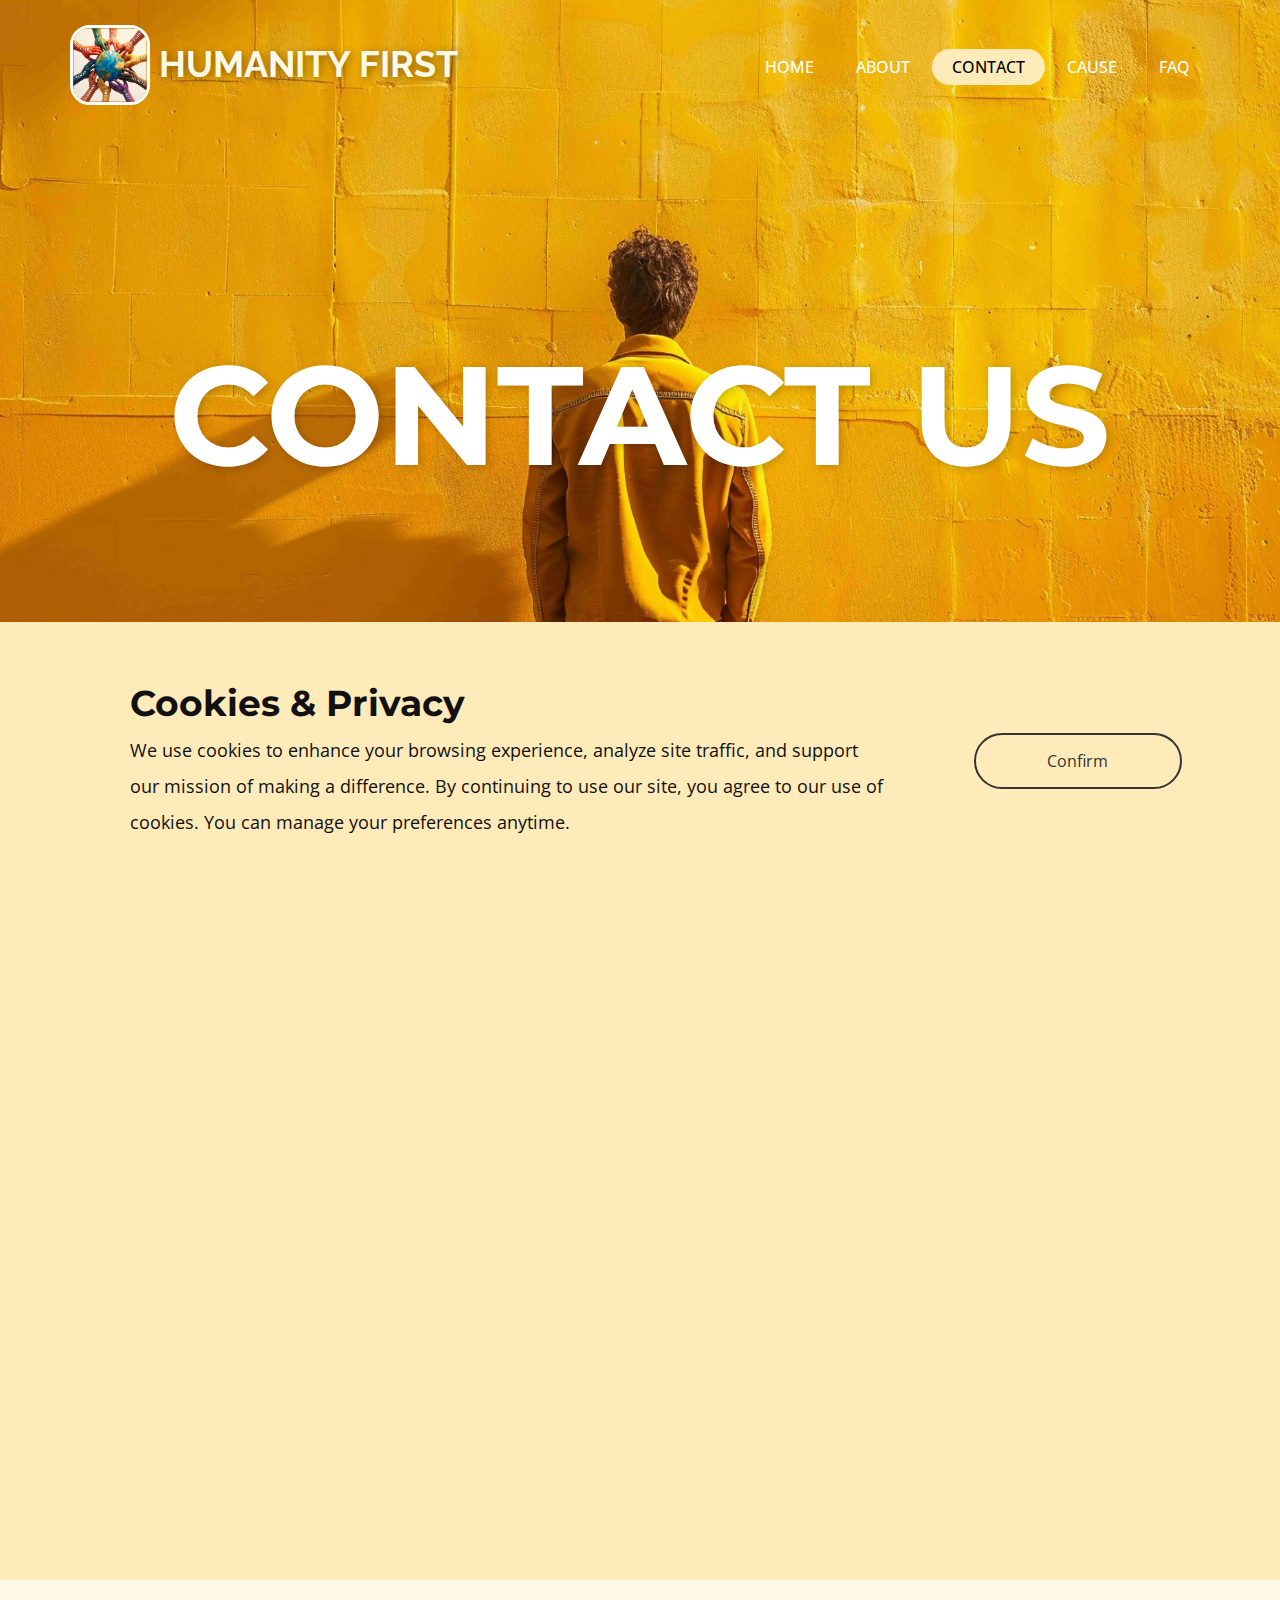
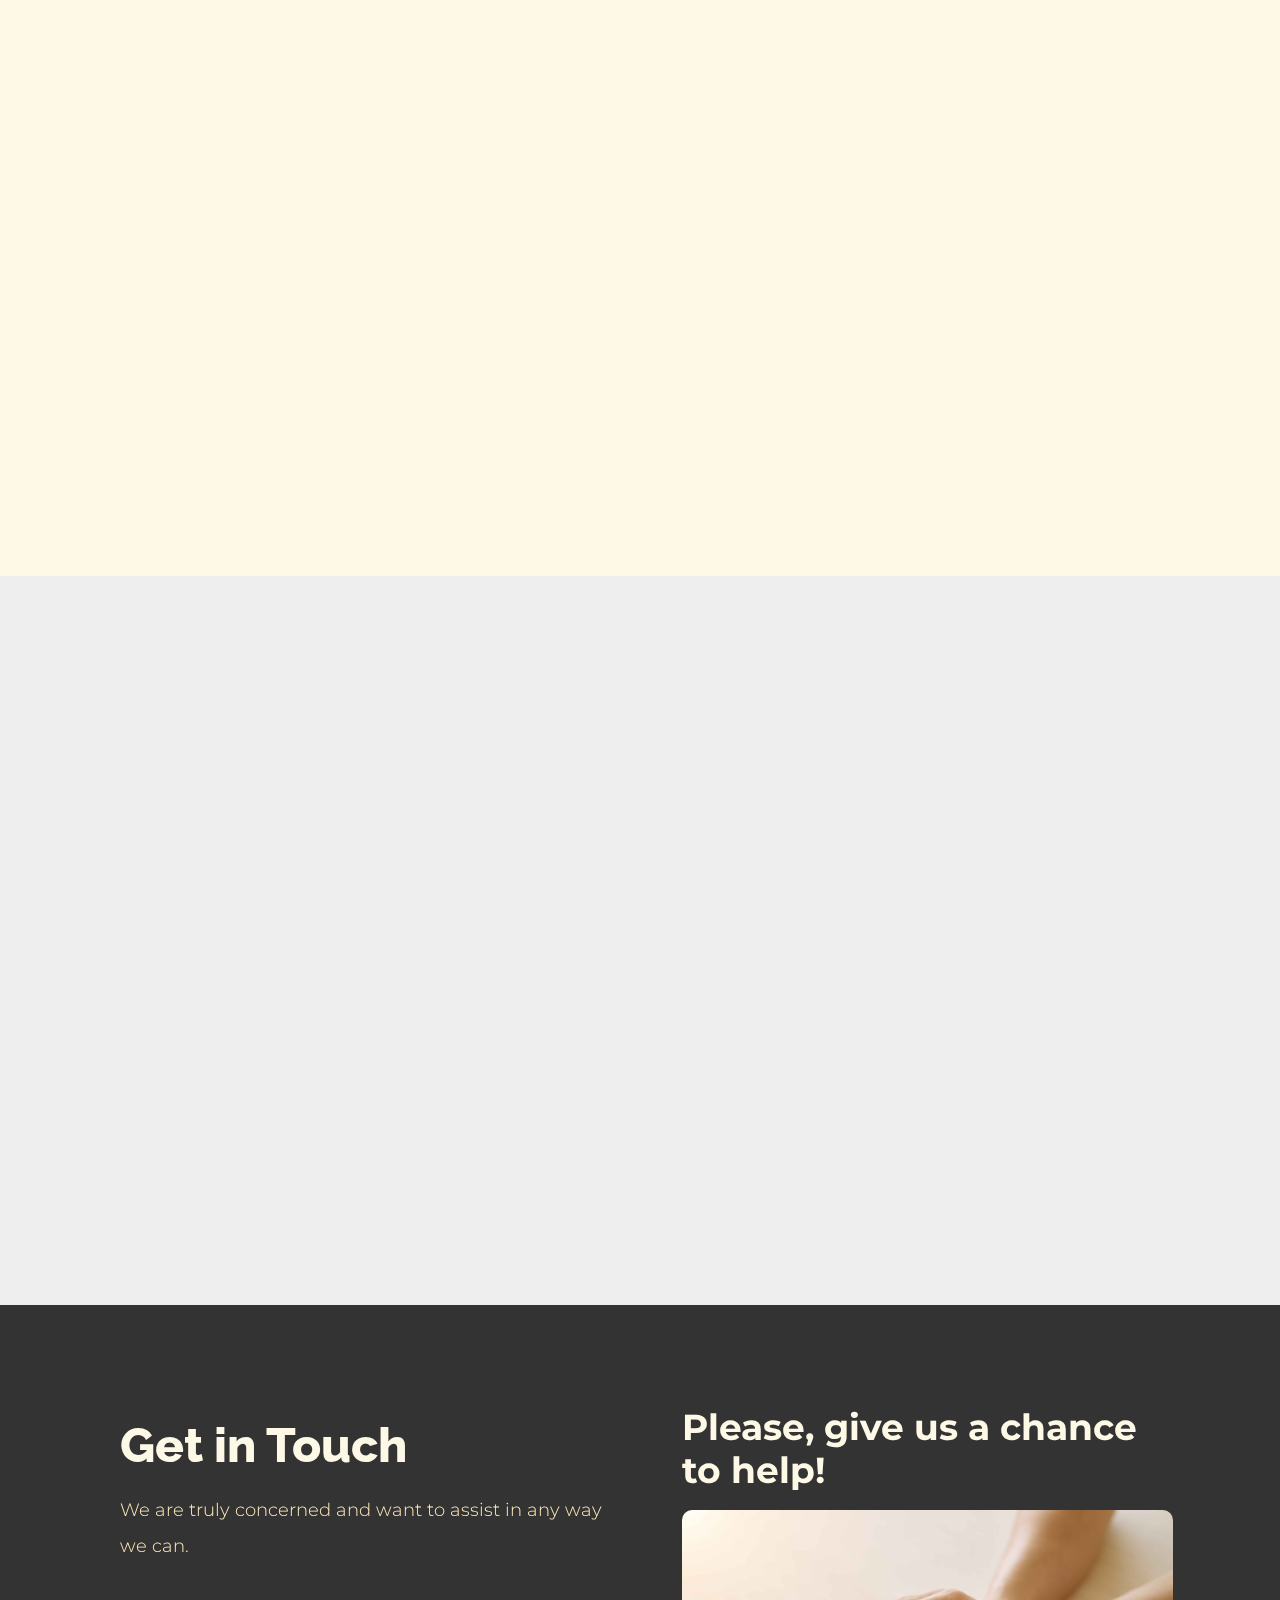
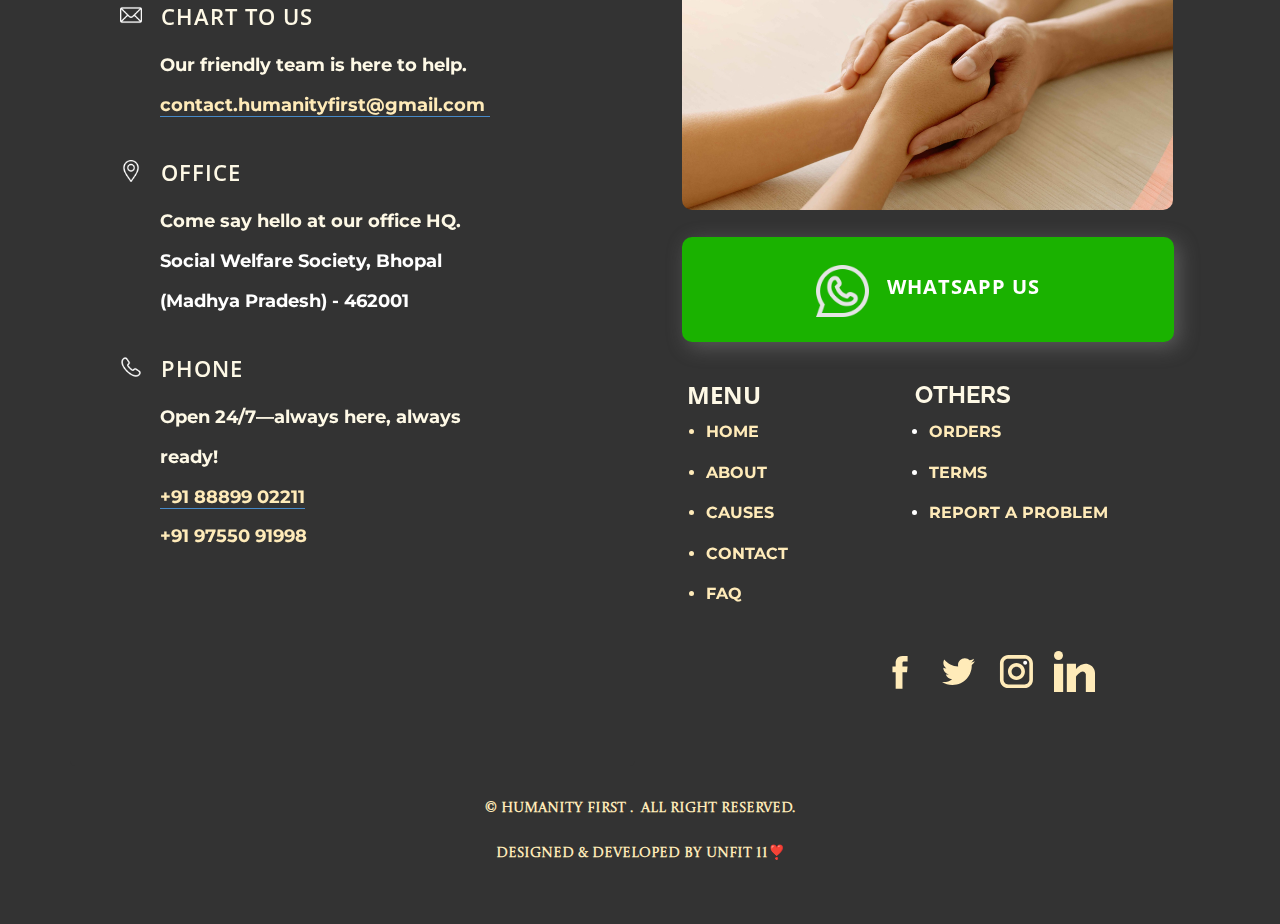
<file: Contact.html>
<!DOCTYPE html>
<html style="font-size: 16px;" lang="en-IN"><head>
    <meta name="viewport" content="width=device-width, initial-scale=1.0">
    <meta charset="utf-8">
    <meta name="keywords" content="​Contact Us, ​Offices">
    <meta name="description" content="Humanity First is a global NGO dedicated to humanitarian aid, disaster relief, education, and community development. Join us in making a difference—donate, volunteer, and support our mission to uplift lives worldwide">
    <title>Contact</title>
    <link rel="stylesheet" href="nicepage.css" media="screen">
<link rel="stylesheet" href="Contact.css" media="screen">
    <script class="u-script" type="text/javascript" src="jquery-1.9.1.min.js" defer=""></script>
    <script class="u-script" type="text/javascript" src="nicepage.js" defer=""></script>
    <meta name="generator" content="Nicepage 7.4.5, nicepage.com">
    <link rel="icon" href="images/favicon.png">
    
    
    
    
    
    
    <link id="u-theme-google-font" rel="stylesheet" href="https://fonts.googleapis.com/css?family=Montserrat:100,100i,200,200i,300,300i,400,400i,500,500i,600,600i,700,700i,800,800i,900,900i|Open+Sans:300,300i,400,400i,500,500i,600,600i,700,700i,800,800i">
    <link id="u-page-google-font" rel="stylesheet" href="https://fonts.googleapis.com/css?family=Montserrat:100,100i,200,200i,300,300i,400,400i,500,500i,600,600i,700,700i,800,800i,900,900i|Raleway:100,100i,200,200i,300,300i,400,400i,500,500i,600,600i,700,700i,800,800i,900,900i|Open+Sans:300,300i,400,400i,500,500i,600,600i,700,700i,800,800i|Open+Sans:300,300i,400,400i,500,500i,600,600i,700,700i,800,800i|Poppins:100,100i,200,200i,300,300i,400,400i,500,500i,600,600i,700,700i,800,800i,900,900i|Castoro+Titling:400">
    <script type="application/ld+json">{
		"@context": "http://schema.org",
		"@type": "Organization",
		"name": "Humanity First",
		"sameAs": [
				"https://facebook.com/name",
				"https://twitter.com/name",
				"https://instagram.com/name"
		]
}</script>
    <meta name="theme-color" content="#478ac9">
    <meta name="twitter:site" content="@">
    <meta name="twitter:card" content="summary_large_image">
    <meta name="twitter:title" content="Contact">
    <meta name="twitter:description" content="Humanity First">
    <meta property="og:title" content="Contact">
    <meta property="og:description" content="Humanity First is a global NGO dedicated to humanitarian aid, disaster relief, education, and community development. Join us in making a difference—donate, volunteer, and support our mission to uplift lives worldwide">
    <meta property="og:type" content="website">
          <meta name="description" content="Humanity First is committed to uplifting communities through acts of kindness, faith, and generosity. From distributing food and warm clothing to supporting mosque construction and fostering spiritual growth, we strive to make a lasting impact. Join us in spreading warmth, faith, and hope.">
        <meta name="keywords" content="NGO, Humanity First, charity, donations, community service, helping the needy, providing food, winter clothing distribution, mosque construction, Quran recitation, faith and resilience, spreading kindness, humanitarian aid">
        <meta property="og:title" content="Humanity First – Spreading Kindness, Faith, and Hope">
    <meta property="og:description" content="Join Humanity First in making a difference—providing food, clothing, and support for faith-based initiatives to uplift communities in need.">
    <meta property="og:image" content="https://humanityfirst.live/path-to-your-featured-image.jpg">
    <meta property="og:url" content="https://humanityfirst.live">
    <meta property="og:type" content="website">
    
<meta name="description" content="Humanity First is committed to uplifting communities through acts of kindness, faith, and generosity. From distributing food and warm clothing to supporting mosque construction and fostering spiritual growth, we strive to make a lasting impact. Join us in spreading warmth, faith, and hope.">

<meta name="keywords" content="NGO, Humanity First, charity, donations, community service, helping the needy, providing food, winter clothing distribution, mosque construction, Quran recitation, faith and resilience, spreading kindness, humanitarian aid">

<meta name="author" content="Humanity First">

<meta property="og:title" content="Humanity First – Spreading Kindness, Faith, and Hope">
<meta property="og:description" content="Join Humanity First in making a difference—providing food, clothing, and support for faith-based initiatives to uplift communities in need.">
<meta property="og:image" content="https://humanityfirst.live/path-to-your-featured-image.jpg">
<meta property="og:url" content="https://humanityfirst.live">
<meta property="og:type" content="website">

<meta name="twitter:card" content="summary_large_image">
<meta name="twitter:title" content="Humanity First – Spreading Kindness, Faith, and Hope">
<meta name="twitter:description" content="Making a difference through charity, donations, and faith-based support. Join us in spreading kindness and hope.">
<meta name="twitter:image" content="https://humanityfirst.live/path-to-your-featured-image.jpg">

<meta name="robots" content="index, follow">

<meta name="theme-color" content="#008080">

<meta name="viewport" content="width=device-width, initial-scale=1.0, maximum-scale=1.0, user-scalable=no">

<meta data-intl-tel-input-cdn-path="intlTelInput/"></head>
  <body data-path-to-root="./" data-include-products="false" class="u-body u-custom-color-5 u-overlap u-overlap-contrast u-overlap-transparent u-xl-mode" data-lang="en"><header class="u-clearfix u-header u-header" id="header"><div class="u-clearfix u-sheet u-sheet-1">
        <img class="u-border-3 u-border-white u-image u-image-round u-preserve-proportions u-radius u-image-1" src="images/HumanityFirst2.png" alt="" data-image-width="1080" data-image-height="1080">
        <h1 class="u-custom-font u-font-raleway u-text u-text-palette-3-light-3 u-text-1">Humanity First</h1>
        <nav class="u-menu u-menu-one-level u-menu-open-right u-offcanvas u-menu-1">
          <div class="menu-collapse" style="font-size: 1rem; letter-spacing: 0px; text-transform: uppercase; font-weight: 500;">
            <a class="u-button-style u-custom-active-color u-custom-border u-custom-border-color u-custom-border-radius u-custom-color u-custom-hover-color u-custom-left-right-menu-spacing u-custom-padding-bottom u-custom-text-active-color u-custom-text-color u-custom-text-hover-color u-custom-top-bottom-menu-spacing u-hamburger-link u-nav-link u-text-active-custom-color-5 u-text-hover-palette-3-dark-3" href="#">
              <svg class="u-svg-link" viewBox="0 0 24 24"><use xlink:href="#menu-hamburger"></use></svg>
              <svg class="u-svg-content" version="1.1" id="menu-hamburger" viewBox="0 0 16 16" x="0px" y="0px" xmlns:xlink="http://www.w3.org/1999/xlink" xmlns="http://www.w3.org/2000/svg"><g><rect y="1" width="16" height="2"></rect><rect y="7" width="16" height="2"></rect><rect y="13" width="16" height="2"></rect>
</g></svg>
            </a>
          </div>
          <div class="u-custom-menu u-nav-container">
            <ul class="u-nav u-spacing-2 u-unstyled u-nav-1"><li class="u-nav-item"><a class="u-active-custom-color-5 u-button-style u-hover-palette-3-light-3 u-nav-link u-radius u-text-active-black u-text-hover-palette-3-dark-2" href="Home.html" style="padding: 10px 20px; --radius: 20px;">Home</a>
</li><li class="u-nav-item"><a class="u-active-custom-color-5 u-button-style u-hover-palette-3-light-3 u-nav-link u-radius u-text-active-black u-text-hover-palette-3-dark-2" href="About.html" style="padding: 10px 20px; --radius: 20px;">About</a>
</li><li class="u-nav-item"><a class="u-active-custom-color-5 u-button-style u-hover-palette-3-light-3 u-nav-link u-radius u-text-active-black u-text-hover-palette-3-dark-2" href="Contact.html" style="padding: 10px 20px; --radius: 20px;">Contact</a>
</li><li class="u-nav-item"><a class="u-active-custom-color-5 u-button-style u-hover-palette-3-light-3 u-nav-link u-radius u-text-active-black u-text-hover-palette-3-dark-2" href="Cause.html" style="padding: 10px 20px; --radius: 20px;">Cause</a>
</li><li class="u-nav-item"><a class="u-active-custom-color-5 u-button-style u-hover-palette-3-light-3 u-nav-link u-radius u-text-active-black u-text-hover-palette-3-dark-2" href="FAQ.html" style="padding: 10px 20px; --radius: 20px;">FAQ</a>
</li></ul>
          </div>
          <div class="u-custom-menu u-nav-container-collapse">
            <div class="u-container-style u-inner-container-layout u-opacity u-opacity-95 u-palette-3-light-3 u-sidenav">
              <div class="u-inner-container-layout u-sidenav-overflow">
                <div class="u-menu-close"></div>
                <ul class="u-align-center u-custom-font u-nav u-popupmenu-items u-unstyled u-nav-2"><li class="u-nav-item"><a class="u-button-style u-nav-link" href="Home.html">Home</a>
</li><li class="u-nav-item"><a class="u-button-style u-nav-link" href="About.html">About</a>
</li><li class="u-nav-item"><a class="u-button-style u-nav-link" href="Contact.html">Contact</a>
</li><li class="u-nav-item"><a class="u-button-style u-nav-link" href="Cause.html">Cause</a>
</li><li class="u-nav-item"><a class="u-button-style u-nav-link" href="FAQ.html">FAQ</a>
</li></ul>
              </div>
            </div>
            <div class="u-black u-menu-overlay u-opacity u-opacity-70"></div>
          </div>
        </nav>
      </div></header> 
    <section class="skrollable skrollable-between u-align-center u-clearfix u-container-align-center u-container-align-center-xl u-image u-section-1" src="" id="carousel_6a69" data-image-width="1920" data-image-height="1076">
      <div class="u-clearfix u-sheet u-sheet-1">
        <h1 class="u-align-center u-custom-font u-heading-font u-text u-text-body-alt-color u-text-default-xl u-text-1" data-animation-name="customAnimationIn" data-animation-duration="1500" data-animation-delay="250"> Contact Us</h1>
      </div>
    </section>
    <section class="u-clearfix u-container-align-center-md u-custom-color-5 u-section-2" id="sec-4228">
      <div class="u-clearfix u-sheet u-valign-middle-lg u-valign-middle-md u-valign-middle-sm u-sheet-1">
        <div class="u-palette-3-light-3 u-radius-20 u-shape u-shape-round u-shape-1" data-animation-name="customAnimationIn" data-animation-duration="1500"></div>
        <div class="u-expanded-width-xs u-palette-3-light-3 u-radius-20 u-shape u-shape-round u-shape-2" data-animation-name="customAnimationIn" data-animation-duration="1500" data-animation-delay="500"></div>
        <img class="u-image u-image-round u-radius-20 u-image-1" src="images/21516422791.jpg" data-image-width="2000" data-image-height="1506" data-animation-name="flipIn" data-animation-duration="1500" data-animation-direction="X" data-animation-delay="500">
        <div class="u-container-style u-expanded-width-xs u-group u-group-1" data-animation-name="customAnimationIn" data-animation-duration="1500">
          <div class="u-container-layout u-container-layout-1">
            <h2 class="u-text u-text-1">Humanity First</h2>
            <h6 class="u-align-left u-text u-text-2"> Social Welfare Society,&nbsp;<br>Bhopal&nbsp;<br>(Madhya Pradesh) - 462001
            </h6>
            <p class="u-align-left u-text u-text-default-xl u-text-3"> Tel: <a href="tel:+91 88899 02211" class="u-active-none u-border-2 u-border-active-grey-80 u-border-grey-80 u-border-hover-palette-3-light-2 u-border-no-left u-border-no-right u-border-no-top u-btn u-button-link u-button-style u-hover-none u-none u-text-active-black u-text-grey-60 u-text-hover-black u-btn-1" data-animation-name="" data-animation-duration="0" data-animation-delay="0" data-animation-direction=""> +91 8889902211</a>
              <br>Fax: <a href="tel:+11234564399" class="u-active-none u-border-2 u-border-active-grey-80 u-border-grey-80 u-border-hover-palette-3-light-2 u-border-no-left u-border-no-right u-border-no-top u-btn u-button-link u-button-style u-hover-none u-none u-text-active-black u-text-grey-60 u-text-hover-black u-btn-2" data-animation-name="" data-animation-duration="0" data-animation-delay="0" data-animation-direction="">XXXXXXXXXXXXX</a>
            </p>
          </div>
        </div>
      </div>
    </section>
    <section class="u-align-center u-clearfix u-container-align-center u-palette-3-light-3 u-section-3" src="" id="carousel_20a6">
      <div class="u-clearfix u-sheet u-valign-middle u-sheet-1">
        <div class="data-layout-selected u-clearfix u-expanded-width u-gutter-42 u-layout-wrap u-radius u-layout-wrap-1">
          <div class="u-layout">
            <div class="u-layout-row">
              <div class="u-align-center u-container-align-center u-container-align-left u-container-style u-custom-color-5 u-hover-feature u-layout-cell u-radius u-shape-round u-size-20-lg u-size-20-xl u-size-30-md u-size-30-sm u-size-30-xs u-layout-cell-1" data-animation-name="customAnimationIn" data-animation-duration="1500" data-animation-delay="500">
                <div class="u-container-layout u-container-layout-1">
                  <h3 class="u-align-left u-text u-text-1"> How to help?</h3>
                  <p class="u-align-left u-custom-font u-font-montserrat u-text u-text-2"> Humanity First provides food, shelter, education, medical aid, and social support to those in need. We ensure clean water, rebuild homes, and empower communities for a better future.<br>
                    <br>💙 Every act of kindness transforms lives!
                  </p>
                </div>
              </div>
              <div class="u-align-center u-container-align-center u-container-align-left u-container-style u-custom-color-5 u-layout-cell u-radius u-shape-round u-size-20-lg u-size-20-xl u-size-30-md u-size-30-sm u-size-30-xs u-layout-cell-2" data-animation-name="customAnimationIn" data-animation-duration="1500" data-animation-delay="0">
                <div class="u-container-layout u-valign-top u-container-layout-2">
                  <h3 class="u-align-left u-text u-text-3"> Our mission</h3>
                  <p class="u-align-left u-custom-font u-font-montserrat u-text u-text-4"> Our mission is to serve with compassion, uplift the underprivileged, and create lasting change through sustainable solutions in education, healthcare, and social welfare.<br>
                    <br>💙 With Humanity First, no one is left behind!
                  </p>
                </div>
              </div>
              <div class="u-align-center u-container-align-center u-container-align-left u-container-style u-custom-color-5 u-layout-cell u-radius u-shape-round u-size-20-lg u-size-20-xl u-size-60-md u-size-60-sm u-size-60-xs u-layout-cell-3" data-animation-name="customAnimationIn" data-animation-duration="1500" data-animation-delay="500">
                <div class="u-container-layout u-container-layout-3">
                  <h3 class="u-align-left u-text u-text-5">Contact Us</h3>
                  <p class="u-align-left u-custom-font u-font-montserrat u-text u-text-6"> Please feel free to contact us on other matters.<br>
                    <br>💙 Join us in making a difference—because every act of kindness counts!
                  </p>
                  <a href="tel:+91 88899 02211" class="u-active-none u-border-none u-btn u-button-style u-hover-none u-none u-text-active-grey-80 u-text-hover-grey-80 u-btn-1">
                    <span class="u-icon u-text-palette-3-base"><svg class="u-svg-content" viewBox="0 0 405.333 405.333" x="0px" y="0px" style="width: 1em; height: 1em;"><path d="M373.333,266.88c-25.003,0-49.493-3.904-72.704-11.563c-11.328-3.904-24.192-0.896-31.637,6.699l-46.016,34.752    c-52.8-28.181-86.592-61.952-114.389-114.368l33.813-44.928c8.512-8.512,11.563-20.971,7.915-32.64    C142.592,81.472,138.667,56.96,138.667,32c0-17.643-14.357-32-32-32H32C14.357,0,0,14.357,0,32    c0,205.845,167.488,373.333,373.333,373.333c17.643,0,32-14.357,32-32V298.88C405.333,281.237,390.976,266.88,373.333,266.88z"></path></svg></span>&nbsp;+91 88899 02211
                  </a>
                  <a href="tel:9755091998" class="u-active-none u-border-none u-btn u-button-style u-hover-none u-none u-text-active-grey-80 u-text-hover-grey-80 u-btn-2">
                    <span class="u-icon u-text-palette-3-base"><svg class="u-svg-content" viewBox="0 0 405.333 405.333" x="0px" y="0px" style="width: 1em; height: 1em;"><path d="M373.333,266.88c-25.003,0-49.493-3.904-72.704-11.563c-11.328-3.904-24.192-0.896-31.637,6.699l-46.016,34.752    c-52.8-28.181-86.592-61.952-114.389-114.368l33.813-44.928c8.512-8.512,11.563-20.971,7.915-32.64    C142.592,81.472,138.667,56.96,138.667,32c0-17.643-14.357-32-32-32H32C14.357,0,0,14.357,0,32    c0,205.845,167.488,373.333,373.333,373.333c17.643,0,32-14.357,32-32V298.88C405.333,281.237,390.976,266.88,373.333,266.88z"></path></svg></span>&nbsp;+91 97550 91998
                  </a>
                </div>
              </div>
            </div>
          </div>
        </div>
      </div>
    </section>
    <section class="u-clearfix u-grey-light-2 u-typography-custom-page-typography-12--Map u-section-4" id="block-1">
      <div class="u-expanded u-grey-light-2 u-map">
        <div class="embed-responsive">
          <iframe class="embed-responsive-item" src="https://maps.google.com/maps?output=embed&amp;q=Madhya%20Pradesh&amp;t=m" data-map="[base64]"></iframe>
        </div>
      </div>
    </section>
    
    
    
    <footer class="u-align-center u-clearfix u-container-align-center u-footer u-grey-80 u-footer" id="footer"><div class="u-clearfix u-sheet u-sheet-1">
        <div class="data-layout-selected u-clearfix u-expanded-width u-gutter-10 u-layout-wrap u-radius u-layout-wrap-1">
          <div class="u-layout">
            <div class="u-layout-row">
              <div class="u-align-left u-container-align-left u-container-align-left-lg u-container-align-left-md u-container-align-left-xl u-container-style u-grey-80 u-layout-cell u-radius u-shape-round u-size-30 u-layout-cell-1" data-animation-name="pulse" data-animation-duration="1000" data-animation-delay="0" data-animation-direction="">
                <div class="u-container-layout u-container-layout-1">
                  <h2 class="u-text u-text-default u-text-palette-3-light-3 u-text-1">Get in Touch</h2>
                  <p class="u-custom-font u-font-montserrat u-text u-text-custom-color-5 u-text-default u-text-2">We are truly concerned and want to assist in any way we can. </p>
                  <div class="u-expanded-width-sm u-expanded-width-xs u-list u-list-1">
                    <div class="u-repeater u-repeater-1">
                      <div class="u-container-style u-list-item u-repeater-item u-shape-rectangle">
                        <div class="u-container-layout u-similar-container u-valign-top u-container-layout-2">
                          <span class="u-file-icon u-icon u-text-white u-icon-1"><img src="images/646094-23388df3.png" alt=""></span>
                          <h5 class="u-text u-text-palette-3-light-3 u-text-3">Chart to us</h5>
                          <p class="u-custom-font u-font-montserrat u-text u-text-palette-3-light-3 u-text-4">Our friendly team is h​ere to help.<br>
                            <a href="#" class="u-active-none u-border-1 u-border-active-palette-3-base u-border-hover-palette-3-base u-border-no-left u-border-no-right u-border-no-top u-border-palette-1-base u-bottom-left-radius-0 u-bottom-right-radius-0 u-btn u-button-link u-button-style u-hover-none u-none u-radius-0 u-text-active-custom-color-5 u-text-custom-color-5 u-text-hover-custom-color-5 u-top-left-radius-0 u-top-right-radius-0 u-btn-1"> contact.humanityfirst@gmail.com&nbsp;<br>
                            </a>
                          </p>
                        </div>
                      </div>
                      <div class="u-container-style u-list-item u-repeater-item u-shape-rectangle">
                        <div class="u-container-layout u-similar-container u-valign-top u-container-layout-3">
                          <span class="u-file-icon u-icon u-text-white u-icon-2"><img src="images/2838912-49358f0d.png" alt=""></span>
                          <h5 class="u-text u-text-palette-3-light-3 u-text-5">Office</h5>
                          <p class="u-custom-font u-font-montserrat u-text u-text-palette-3-light-3 u-text-6"> Come say hello at our office HQ.<br>
                            <a href="#" class="u-active-none u-border-none u-btn u-button-link u-button-style u-hover-none u-none u-text-body-alt-color u-btn-2"> Social Welfare Society, Bhopal<br>(Madhya Pradesh) - 462001
                            </a>
                            <br>
                          </p>
                        </div>
                      </div>
                      <div class="u-container-style u-list-item u-repeater-item u-shape-rectangle">
                        <div class="u-container-layout u-similar-container u-valign-top u-container-layout-4">
                          <span class="u-file-icon u-icon u-text-white u-icon-3"><img src="images/8066424-eec24b29.png" alt=""></span>
                          <h5 class="u-text u-text-palette-3-light-3 u-text-7">Phone</h5>
                          <p class="u-custom-font u-font-montserrat u-text u-text-palette-3-light-3 u-text-8"> Open 24/7—always here, always ready!<br>
                            <a href="#" class="u-active-none u-border-1 u-border-active-palette-3-base u-border-hover-palette-3-base u-border-no-left u-border-no-right u-border-no-top u-border-palette-1-base u-btn u-button-link u-button-style u-hover-none u-none u-text-active-custom-color-5 u-text-custom-color-5 u-text-hover-custom-color-5 u-btn-3" data-animation-name="" data-animation-duration="0" data-animation-delay="0" data-animation-direction="">+91 88899 02211</a>
                            <br>
                            <a href="tel:+91 97550 91998" class="u-active-none u-border-none u-btn u-button-link u-button-style u-hover-none u-none u-text-custom-color-5 u-btn-4">+91 97550 91998</a>
                          </p>
                        </div>
                      </div>
                    </div>
                  </div>
                </div>
              </div>
              <div class="u-align-left u-container-align-left u-container-style u-layout-cell u-radius u-shape-round u-size-30 u-layout-cell-2" data-animation-name="pulse" data-animation-duration="1000" data-animation-delay="0" data-animation-direction="">
                <div class="u-container-layout u-container-layout-5">
                  <h3 class="u-align-left u-text u-text-palette-3-light-3 u-text-9"> Please, give us a chance to help!</h3>
                  <img class="u-align-left u-expanded-width u-image u-image-round u-radius u-image-1" src="images/hands-anonymous-supportive-friend-holding-hands-woman1.jpg" alt="" data-image-width="7360" data-image-height="4912">
                  <a href="https://wa.me/+91 8889902211" class="u-active-white u-align-left u-border-none u-btn u-button-style u-custom-color-3 u-hover-custom-color-4 u-radius u-text-active-black u-text-hover-white u-text-white u-btn-5">
                    <span class="u-file-icon u-icon u-text-grey-10 u-icon-4"><img src="images/3781677-5236b077.png" alt=""></span>&nbsp; &nbsp;Whatsapp Us
                  </a>
                </div>
              </div>
            </div>
          </div>
        </div>
        <div class="data-layout-selected u-align-right u-clearfix u-expanded-width-sm u-expanded-width-xs u-layout-wrap u-layout-wrap-2">
          <div class="u-layout">
            <div class="u-layout-col">
              <div class="u-size-40">
                <div class="u-layout-row">
                  <div class="u-container-style u-layout-cell u-size-25 u-layout-cell-3">
                    <div class="u-container-layout u-valign-bottom-xs u-container-layout-6">
                      <p class="u-spacing-0 u-text u-text-palette-3-light-3 u-text-10">Menu</p>
                      <ul class="u-custom-font u-font-montserrat u-spacing-15 u-text u-text-custom-color-5 u-text-11">
                        <li>
                          <a href="Home.html#carousel_6a69" data-page-id="48895843" class="u-active-none u-border-none u-btn u-button-link u-button-style u-hover-none u-none u-text-custom-color-5 u-btn-6">Home</a>
                        </li>
                        <li>
                          <a href="About.html#sec-b4ad" data-page-id="90675667" class="u-active-none u-border-none u-btn u-button-link u-button-style u-hover-none u-none u-text-custom-color-5 u-text-hover-custom-color-5 u-btn-7">About</a>
                        </li>
                        <li>
                          <a href="Cause.html#sec-c9d4" data-page-id="1574425178" class="u-active-none u-border-none u-btn u-button-link u-button-style u-hover-none u-none u-text-custom-color-5 u-btn-8">Causes</a>
                        </li>
                        <li>
                          <a href="#" class="u-active-none u-border-none u-btn u-button-link u-button-style u-hover-none u-none u-text-custom-color-5 u-btn-9">Contact</a>
                        </li>
                        <li>
                          <a href="Others.html#block-1" data-page-id="77936926" class="u-active-none u-border-none u-btn u-button-link u-button-style u-hover-none u-none u-text-custom-color-5 u-btn-10">FAQ</a>
                        </li>
                      </ul>
                    </div>
                  </div>
                  <div class="u-container-style u-layout-cell u-size-35 u-layout-cell-4">
                    <div class="u-container-layout u-container-layout-7">
                      <p class="u-custom-font u-font-raleway u-spacing-0 u-text u-text-palette-3-light-3 u-text-12">Others</p>
                      <ul class="u-custom-font u-font-montserrat u-spacing-15 u-text u-text-13">
                        <li>
                          <a href="Others.html#block-2" data-page-id="77936926" class="u-active-none u-border-none u-btn u-button-link u-button-style u-hover-none u-none u-text-custom-color-5 u-btn-11" target="_blank">Orders</a>
                        </li>
                        <li>
                          <a href="Others.html#block-3" data-page-id="77936926" class="u-active-none u-border-none u-btn u-button-link u-button-style u-hover-none u-none u-text-custom-color-5 u-btn-12">Terms</a>
                        </li>
                        <li>
                          <a href="Others.html#sec-c615" data-page-id="77936926" class="u-active-none u-border-none u-btn u-button-link u-button-style u-hover-none u-none u-text-custom-color-5 u-btn-13">Report a Problem</a>
                        </li>
                      </ul>
                    </div>
                  </div>
                </div>
              </div>
              <div class="u-size-20">
                <div class="u-layout-row">
                  <div class="u-container-style u-layout-cell u-size-21 u-layout-cell-5">
                    <div class="u-container-layout u-container-layout-8"></div>
                  </div>
                  <div class="u-container-style u-layout-cell u-size-39 u-layout-cell-6">
                    <div class="u-container-layout u-valign-middle u-container-layout-9">
                      <div class="u-social-icons u-spacing-17 u-social-icons-1">
                        <a class="u-social-url" title="facebook" target="_blank" href="https://facebook.com/name">
                          <span class="u-icon u-social-facebook u-social-icon u-text-custom-color-5"><svg class="u-svg-link" preserveAspectRatio="xMidYMin slice" viewBox="0 0 112 112" style=""><use xlink:href="#svg-2e4f"></use></svg><svg class="u-svg-content" viewBox="0 0 112 112" x="0" y="0" id="svg-2e4f"><path fill="currentColor" d="M75.5,28.8H65.4c-1.5,0-4,0.9-4,4.3v9.4h13.9l-1.5,15.8H61.4v45.1H42.8V58.3h-8.8V42.4h8.8V32.2
c0-7.4,3.4-18.8,18.8-18.8h13.8v15.4H75.5z"></path></svg></span>
                        </a>
                        <a class="u-social-url" title="twitter" target="_blank" href="https://twitter.com/name">
                          <span class="u-icon u-social-icon u-social-twitter u-text-custom-color-5"><svg class="u-svg-link" preserveAspectRatio="xMidYMin slice" viewBox="0 0 112 112" style=""><use xlink:href="#svg-c508"></use></svg><svg class="u-svg-content" viewBox="0 0 112 112" x="0" y="0" id="svg-c508"><path fill="currentColor" d="M92.2,38.2c0,0.8,0,1.6,0,2.3c0,24.3-18.6,52.4-52.6,52.4c-10.6,0.1-20.2-2.9-28.5-8.2
	c1.4,0.2,2.9,0.2,4.4,0.2c8.7,0,16.7-2.9,23-7.9c-8.1-0.2-14.9-5.5-17.3-12.8c1.1,0.2,2.4,0.2,3.4,0.2c1.6,0,3.3-0.2,4.8-0.7
	c-8.4-1.6-14.9-9.2-14.9-18c0-0.2,0-0.2,0-0.2c2.5,1.4,5.4,2.2,8.4,2.3c-5-3.3-8.3-8.9-8.3-15.4c0-3.4,1-6.5,2.5-9.2
	c9.1,11.1,22.7,18.5,38,19.2c-0.2-1.4-0.4-2.8-0.4-4.3c0.1-10,8.3-18.2,18.5-18.2c5.4,0,10.1,2.2,13.5,5.7c4.3-0.8,8.1-2.3,11.7-4.5
	c-1.4,4.3-4.3,7.9-8.1,10.1c3.7-0.4,7.3-1.4,10.6-2.9C98.9,32.3,95.7,35.5,92.2,38.2z"></path></svg></span>
                        </a>
                        <a class="u-social-url" title="instagram" target="_blank" href="https://instagram.com/name">
                          <span class="u-icon u-social-icon u-social-instagram u-text-custom-color-5"><svg class="u-svg-link" preserveAspectRatio="xMidYMin slice" viewBox="0 0 112 112" style=""><use xlink:href="#svg-9d85"></use></svg><svg class="u-svg-content" viewBox="0 0 112 112" x="0" y="0" id="svg-9d85"><path fill="currentColor" d="M55.9,32.9c-12.8,0-23.2,10.4-23.2,23.2s10.4,23.2,23.2,23.2s23.2-10.4,23.2-23.2S68.7,32.9,55.9,32.9z
	 M55.9,69.4c-7.4,0-13.3-6-13.3-13.3c-0.1-7.4,6-13.3,13.3-13.3s13.3,6,13.3,13.3C69.3,63.5,63.3,69.4,55.9,69.4z"></path><path fill="#FFFFFF" d="M79.7,26.8c-3,0-5.4,2.5-5.4,5.4s2.5,5.4,5.4,5.4c3,0,5.4-2.5,5.4-5.4S82.7,26.8,79.7,26.8z"></path><path fill="currentColor" d="M78.2,11H33.5C21,11,10.8,21.3,10.8,33.7v44.7c0,12.6,10.2,22.8,22.7,22.8h44.7c12.6,0,22.7-10.2,22.7-22.7
	V33.7C100.8,21.1,90.6,11,78.2,11z M91,78.4c0,7.1-5.8,12.8-12.8,12.8H33.5c-7.1,0-12.8-5.8-12.8-12.8V33.7
	c0-7.1,5.8-12.8,12.8-12.8h44.7c7.1,0,12.8,5.8,12.8,12.8V78.4z"></path></svg></span>
                        </a>
                        <a class="u-social-url" target="_blank" data-type="Custom" title="Custom" href="">
                          <span class="u-icon u-social-custom u-social-icon u-text-custom-color-5 u-icon-8"><svg class="u-svg-link" preserveAspectRatio="xMidYMin slice" viewBox="0 0 512 512" style=""><use xlink:href="#svg-ff0d"></use></svg><svg class="u-svg-content" viewBox="0 0 512 512" x="0px" y="0px" id="svg-ff0d" style="enable-background:new 0 0 512 512;"><g><g><rect y="160" width="114.496" height="352"></rect>
</g>
</g><g><g><path d="M426.368,164.128c-1.216-0.384-2.368-0.8-3.648-1.152c-1.536-0.352-3.072-0.64-4.64-0.896    c-6.08-1.216-12.736-2.08-20.544-2.08c-66.752,0-109.088,48.544-123.04,67.296V160H160v352h114.496V320    c0,0,86.528-120.512,123.04-32c0,79.008,0,224,0,224H512V274.464C512,221.28,475.552,176.96,426.368,164.128z"></path>
</g>
</g><g><g><circle cx="56" cy="56" r="56"></circle>
</g>
</g></svg></span>
                        </a>
                      </div>
                    </div>
                  </div>
                </div>
              </div>
            </div>
          </div>
        </div>
        <p class="u-align-center-xs u-custom-font u-small-text u-text u-text-custom-color-5 u-text-variant u-text-14"><b style="">© Humanity First .&nbsp;</b>
          <span style="font-weight: 700;">All Right Reserved.</span>
          <br>
          <br>
          <span style="font-weight: 700;">Designed &amp; Developed by Unfit 11❣️</span>
        </p>
      </div></footer><section class="u-align-center u-clearfix u-container-align-center u-cookies-consent u-custom-color-5 u-cookies-consent" id="gdpr">
      <div class="u-clearfix u-sheet u-valign-middle u-sheet-1">
        <div class="data-layout-selected u-clearfix u-expanded-width u-layout-wrap u-layout-wrap-1">
          <div class="u-gutter-0 u-layout">
            <div class="u-layout-row">
              <div class="u-container-style u-layout-cell u-left-cell u-size-43-md u-size-43-sm u-size-43-xs u-size-46-lg u-size-46-xl u-layout-cell-1">
                <div class="u-container-layout u-container-layout-1">
                  <h3 class="u-text u-text-default u-text-1">Cookies &amp; Privacy</h3>
                  <p class="u-text u-text-2"> We use cookies to enhance your browsing experience, analyze site traffic, and support our mission of making a difference. By continuing to use our site, you agree to our use of cookies. You can manage your preferences anytime.</p>
                </div>
              </div>
              <div class="u-align-left u-container-style u-layout-cell u-right-cell u-size-14-lg u-size-14-xl u-size-17-md u-size-17-sm u-size-17-xs u-layout-cell-2">
                <div class="u-container-layout u-container-layout-2">
                  <a href="###" class="u-active-grey-80 u-align-center-sm u-align-center-xs u-border-2 u-border-active-grey-80 u-border-grey-80 u-border-hover-grey-80 u-btn u-button-confirm u-button-style u-hover-grey-80 u-none u-btn-1">Confirm</a>
                </div>
              </div>
            </div>
          </div>
        </div>
      </div>
    <style> .u-cookies-consent {
  background-image: none;
}

.u-cookies-consent .u-sheet-1 {
  min-height: 212px;
}

.u-cookies-consent .u-layout-wrap-1 {
  margin-top: 30px;
  margin-bottom: 30px;
}

.u-cookies-consent .u-layout-cell-1 {
  min-height: 218px;
}

.u-cookies-consent .u-container-layout-1 {
  padding: 30px 60px;
}

.u-cookies-consent .u-text-1 {
  margin-top: 0;
  margin-right: 20px;
  margin-bottom: 0;
}

.u-cookies-consent .u-text-2 {
  margin: 7px 0 0;
}

.u-cookies-consent .u-layout-cell-2 {
  min-height: 218px;
}

.u-cookies-consent .u-container-layout-2 {
  padding: 30px;
}

.u-cookies-consent .u-btn-1 {
  background-image: none;
  margin: 51px auto 0;
  padding: 15px 72px 15px 71px;
}

@media (max-width: 1199px) {
  .u-cookies-consent .u-sheet-1 {
    min-height: 131px;
  }

  .u-cookies-consent .u-layout-cell-1 {
    min-height: 180px;
  }

  .u-cookies-consent .u-text-1 {
    margin-right: 0;
  }

  .u-cookies-consent .u-layout-cell-2 {
    min-height: 254px;
  }

  .u-cookies-consent .u-btn-1 {
    padding-right: 49px;
    padding-left: 47px;
  }
}

@media (max-width: 991px) {
  .u-cookies-consent .u-sheet-1 {
    min-height: 106px;
  }

  .u-cookies-consent .u-layout-cell-1 {
    min-height: 100px;
  }

  .u-cookies-consent .u-container-layout-1 {
    padding-left: 30px;
    padding-right: 30px;
  }

  .u-cookies-consent .u-layout-cell-2 {
    min-height: 290px;
  }

  .u-cookies-consent .u-btn-1 {
    padding-right: 41px;
    padding-left: 40px;
  }
}

@media (max-width: 767px) {
  .u-cookies-consent .u-sheet-1 {
    min-height: 225px;
  }

  .u-cookies-consent .u-layout-cell-1 {
    min-height: 154px;
  }

  .u-cookies-consent .u-container-layout-1 {
    padding-left: 10px;
    padding-right: 10px;
    padding-bottom: 20px;
  }

  .u-cookies-consent .u-layout-cell-2 {
    min-height: 127px;
  }

  .u-cookies-consent .u-container-layout-2 {
    padding: 10px;
  }

  .u-cookies-consent .u-btn-1 {
    margin-top: 26px;
    margin-bottom: -26px;
  }
}

@media (max-width: 575px) {
  .u-cookies-consent .u-sheet-1 {
    min-height: 121px;
  }

  .u-cookies-consent .u-layout-cell-1 {
    min-height: 100px;
  }

  .u-cookies-consent .u-layout-cell-2 {
    min-height: 76px;
  }

  .u-cookies-consent .u-btn-1 {
    margin-top: 0;
    margin-bottom: 0;
  }
}</style></section>
    <span style="height: 64px; width: 64px; margin-left: 0px; margin-right: auto; margin-top: 0px; right: 35px; bottom: 55px; background-image: none;" class="u-back-to-top u-file-icon u-icon u-opacity u-opacity-85" data-href="#"><img src="images/up-arrow.png" alt=""></span>

    <!--Language Selector-->   
<style>
  /* Dropdown container styling */
  .language-dropdown {
    display: none;
    position: fixed;
    /* Adjust to match icon position so it appears just above or near the icon */
    bottom: 125px;
    left: 35px;
    border-radius: 8px;
    box-shadow: 0px 4px 6px rgba(0, 0, 0, 0.2);
    padding: 10px;
    z-index: 1000;
  }
</style>
<!-- Fixed Translate Icon (64x64) at the bottom-left -->
<img 
src="images/translate-icon.png"
alt="Language Icon"
style="
/* height: 64px; */
width: 80px;
margin-left: 0px;
margin-right: auto;
margin-top: 0px;
left: 35px;
bottom: 55px;
background-image: none;
display: block;
position: fixed;
cursor: pointer;
z-index: 1001;
"
onclick="toggleDropdown()"
/>

<!-- Language Dropdown Container with Google Translate -->
<div class="language-dropdown" id="languageDropdown">
<div id="google_translate_element"></div>
</div>

<!-- Google Translate Script -->
<script>
function googleTranslateElementInit() {
new google.translate.TranslateElement(
  { pageLanguage: 'en', layout: google.translate.TranslateElement.InlineLayout.SIMPLE },
  'google_translate_element'
);
}
</script>
<script src="https://translate.google.com/translate_a/element.js?cb=googleTranslateElementInit"></script>

<script>
// Toggle dropdown visibility on icon click
function toggleDropdown() {
var dropdown = document.getElementById("languageDropdown");
dropdown.style.display = (dropdown.style.display === "block") ? "none" : "block";
}

// Hide dropdown when clicking outside of it
document.addEventListener("click", function(event) {
var icon = document.querySelector("img[onclick='toggleDropdown()']");
var dropdown = document.getElementById("languageDropdown");
if (!icon.contains(event.target) && !dropdown.contains(event.target)) {
  dropdown.style.display = "none";
}
});
</script>

</body></html>
</file>
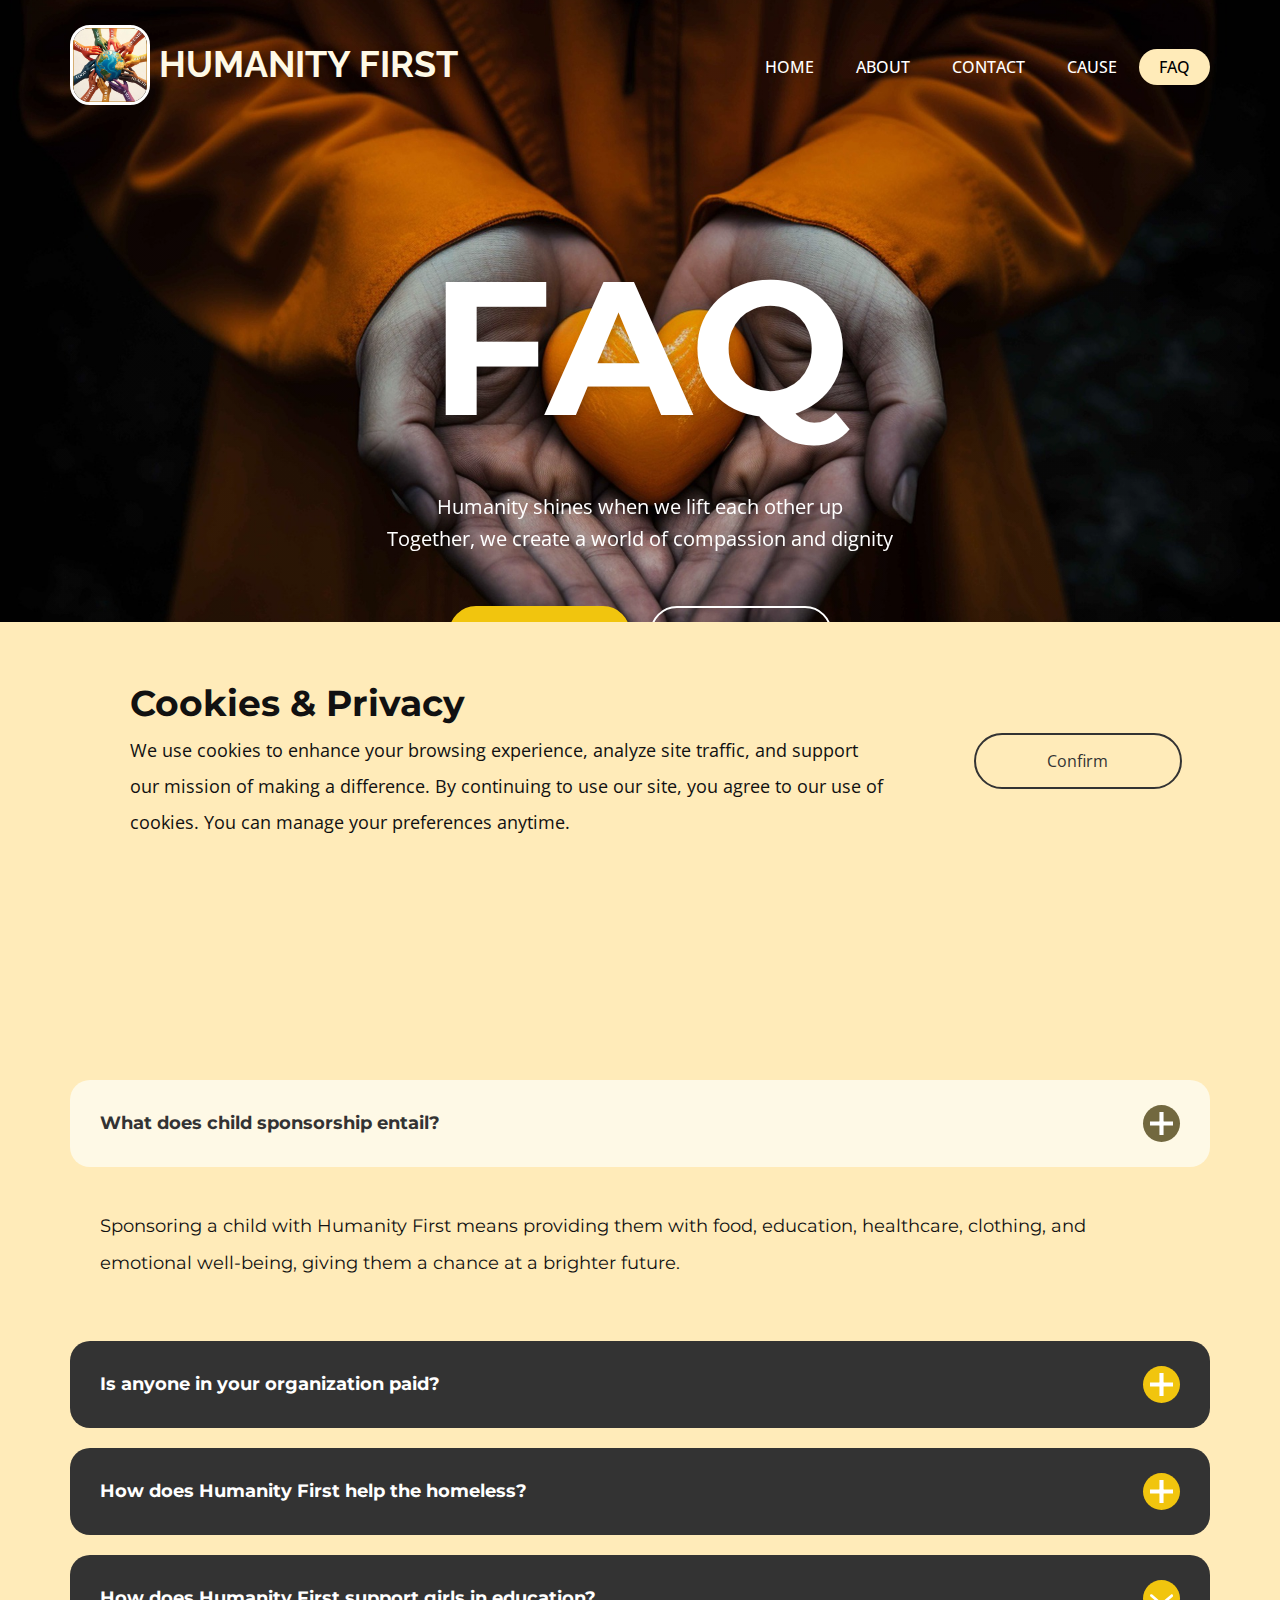
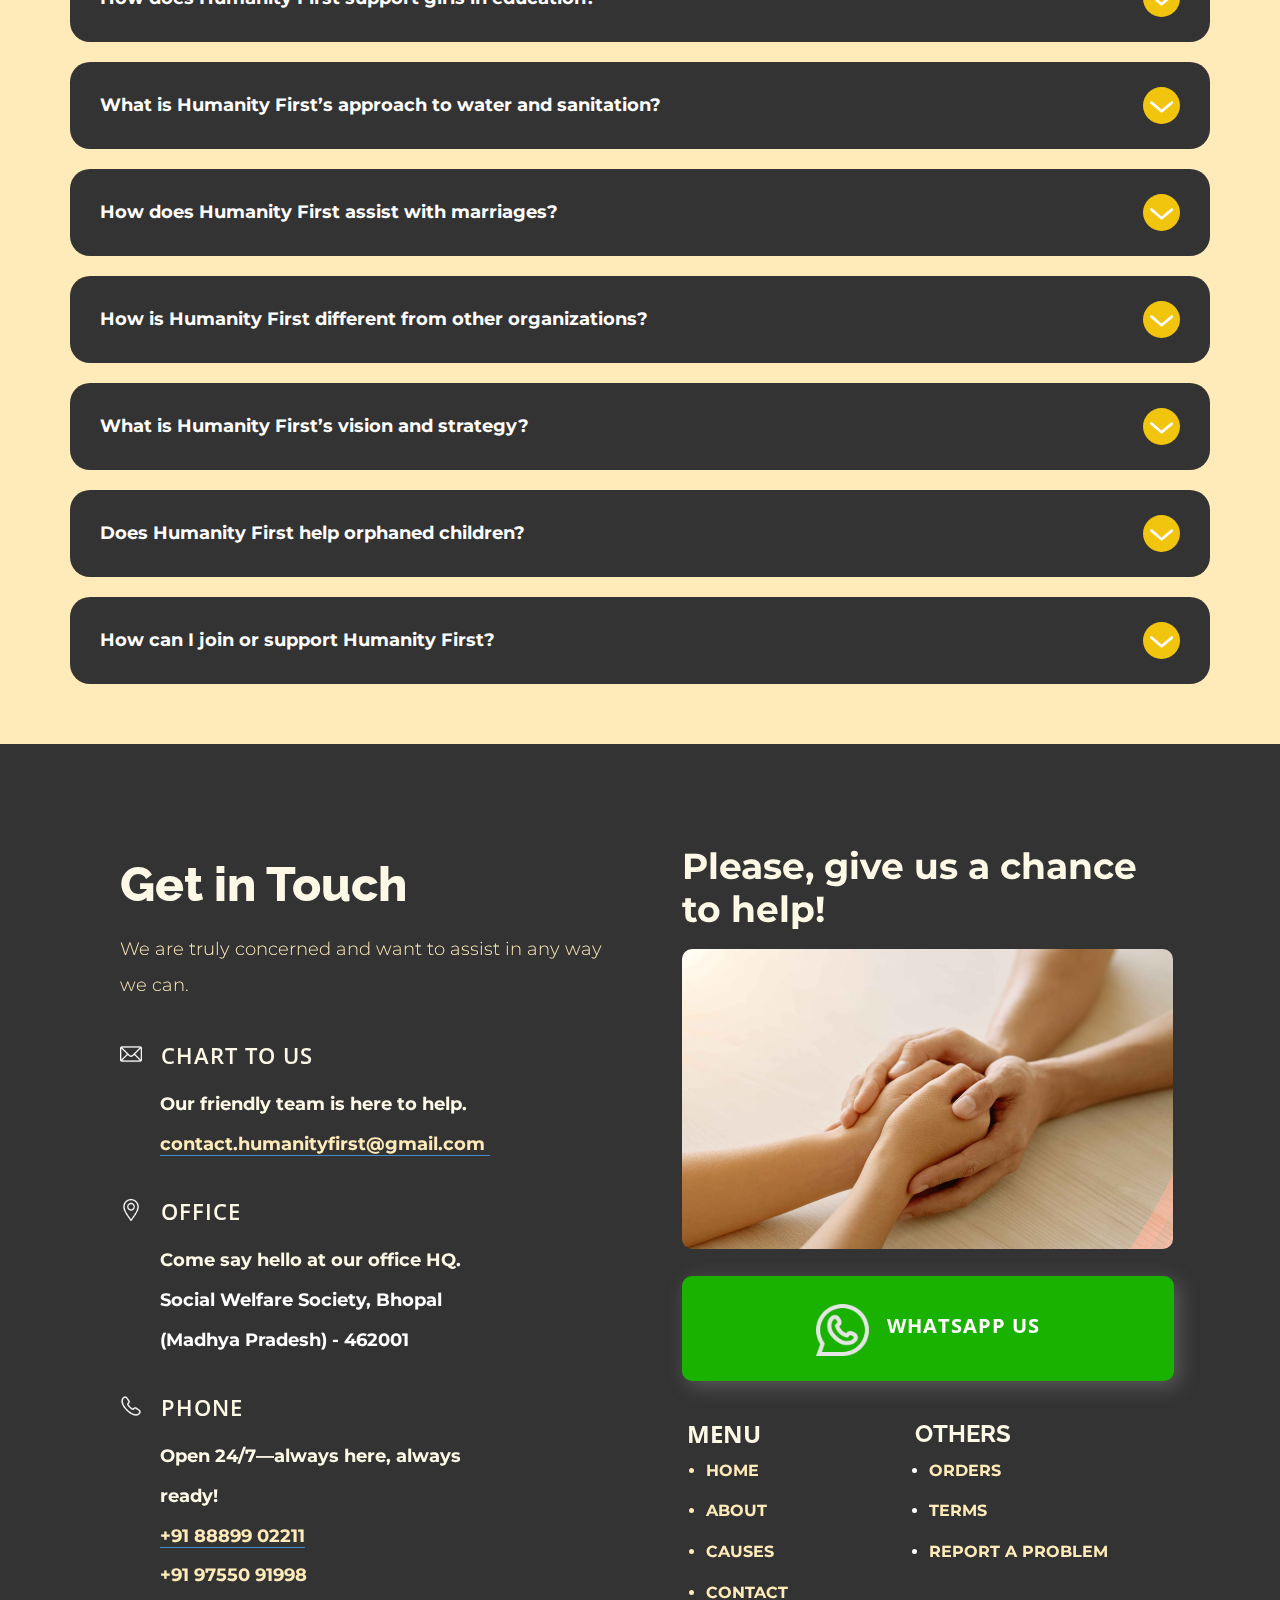
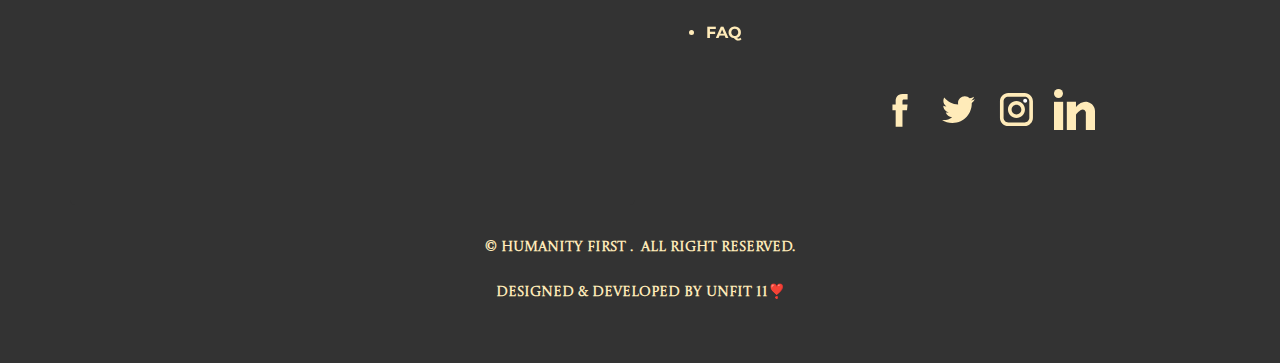
<file: FAQ.html>
<!DOCTYPE html>
<html style="font-size: 16px;" lang="en-IN"><head>
    <meta name="viewport" content="width=device-width, initial-scale=1.0">
    <meta charset="utf-8">
    <meta name="keywords" content="Faq, Facts &amp;amp; Questions">
    <meta name="description" content="Humanity First is a global NGO dedicated to humanitarian aid, disaster relief, education, and community development. Join us in making a difference—donate, volunteer, and support our mission to uplift lives worldwide">
    <title>FAQ</title>
    <link rel="stylesheet" href="nicepage.css" media="screen">
<link rel="stylesheet" href="FAQ.css" media="screen">
    <script class="u-script" type="text/javascript" src="jquery-1.9.1.min.js" defer=""></script>
    <script class="u-script" type="text/javascript" src="nicepage.js" defer=""></script>
    <meta name="generator" content="Nicepage 7.4.5, nicepage.com">
    <link rel="icon" href="images/favicon.png">
    
    
    
    
    <link id="u-theme-google-font" rel="stylesheet" href="https://fonts.googleapis.com/css?family=Montserrat:100,100i,200,200i,300,300i,400,400i,500,500i,600,600i,700,700i,800,800i,900,900i|Open+Sans:300,300i,400,400i,500,500i,600,600i,700,700i,800,800i">
    <link id="u-page-google-font" rel="stylesheet" href="https://fonts.googleapis.com/css?family=Montserrat:100,100i,200,200i,300,300i,400,400i,500,500i,600,600i,700,700i,800,800i,900,900i|Raleway:100,100i,200,200i,300,300i,400,400i,500,500i,600,600i,700,700i,800,800i,900,900i|Open+Sans:300,300i,400,400i,500,500i,600,600i,700,700i,800,800i|Open+Sans:300,300i,400,400i,500,500i,600,600i,700,700i,800,800i|Castoro+Titling:400">
    <script type="application/ld+json">{
		"@context": "http://schema.org",
		"@type": "Organization",
		"name": "Humanity First",
		"sameAs": [
				"https://facebook.com/name",
				"https://twitter.com/name",
				"https://instagram.com/name"
		]
}</script>
    <meta name="theme-color" content="#478ac9">
    <meta name="twitter:site" content="@">
    <meta name="twitter:card" content="summary_large_image">
    <meta name="twitter:title" content="FAQ">
    <meta name="twitter:description" content="Humanity First">
    <meta property="og:title" content="FAQ">
    <meta property="og:description" content="Humanity First is a global NGO dedicated to humanitarian aid, disaster relief, education, and community development. Join us in making a difference—donate, volunteer, and support our mission to uplift lives worldwide">
    <meta property="og:type" content="website">
          <meta name="description" content="Humanity First is committed to uplifting communities through acts of kindness, faith, and generosity. From distributing food and warm clothing to supporting mosque construction and fostering spiritual growth, we strive to make a lasting impact. Join us in spreading warmth, faith, and hope.">
        <meta name="keywords" content="NGO, Humanity First, charity, donations, community service, helping the needy, providing food, winter clothing distribution, mosque construction, Quran recitation, faith and resilience, spreading kindness, humanitarian aid">
        <meta property="og:title" content="Humanity First – Spreading Kindness, Faith, and Hope">
    <meta property="og:description" content="Join Humanity First in making a difference—providing food, clothing, and support for faith-based initiatives to uplift communities in need.">
    <meta property="og:image" content="https://humanityfirst.live/path-to-your-featured-image.jpg">
    <meta property="og:url" content="https://humanityfirst.live">
    <meta property="og:type" content="website">
    
<meta name="description" content="Humanity First is committed to uplifting communities through acts of kindness, faith, and generosity. From distributing food and warm clothing to supporting mosque construction and fostering spiritual growth, we strive to make a lasting impact. Join us in spreading warmth, faith, and hope.">

<meta name="keywords" content="NGO, Humanity First, charity, donations, community service, helping the needy, providing food, winter clothing distribution, mosque construction, Quran recitation, faith and resilience, spreading kindness, humanitarian aid">

<meta name="author" content="Humanity First">

<meta property="og:title" content="Humanity First – Spreading Kindness, Faith, and Hope">
<meta property="og:description" content="Join Humanity First in making a difference—providing food, clothing, and support for faith-based initiatives to uplift communities in need.">
<meta property="og:image" content="https://humanityfirst.live/path-to-your-featured-image.jpg">
<meta property="og:url" content="https://humanityfirst.live">
<meta property="og:type" content="website">

<meta name="twitter:card" content="summary_large_image">
<meta name="twitter:title" content="Humanity First – Spreading Kindness, Faith, and Hope">
<meta name="twitter:description" content="Making a difference through charity, donations, and faith-based support. Join us in spreading kindness and hope.">
<meta name="twitter:image" content="https://humanityfirst.live/path-to-your-featured-image.jpg">

<meta name="robots" content="index, follow">

<meta name="theme-color" content="#008080">

<meta name="viewport" content="width=device-width, initial-scale=1.0, maximum-scale=1.0, user-scalable=no">

<meta data-intl-tel-input-cdn-path="intlTelInput/"></head>
  <body data-path-to-root="./" data-include-products="false" class="u-body u-custom-color-5 u-overlap u-overlap-contrast u-overlap-transparent u-xl-mode" data-lang="en"><header class="u-clearfix u-header u-header" id="header"><div class="u-clearfix u-sheet u-sheet-1">
        <img class="u-border-3 u-border-white u-image u-image-round u-preserve-proportions u-radius u-image-1" src="images/HumanityFirst2.png" alt="" data-image-width="1080" data-image-height="1080">
        <h1 class="u-custom-font u-font-raleway u-text u-text-palette-3-light-3 u-text-1">Humanity First</h1>
        <nav class="u-menu u-menu-one-level u-menu-open-right u-offcanvas u-menu-1">
          <div class="menu-collapse" style="font-size: 1rem; letter-spacing: 0px; text-transform: uppercase; font-weight: 500;">
            <a class="u-button-style u-custom-active-color u-custom-border u-custom-border-color u-custom-border-radius u-custom-color u-custom-hover-color u-custom-left-right-menu-spacing u-custom-padding-bottom u-custom-text-active-color u-custom-text-color u-custom-text-hover-color u-custom-top-bottom-menu-spacing u-hamburger-link u-nav-link u-text-active-custom-color-5 u-text-hover-palette-3-dark-3" href="#">
              <svg class="u-svg-link" viewBox="0 0 24 24"><use xlink:href="#menu-hamburger"></use></svg>
              <svg class="u-svg-content" version="1.1" id="menu-hamburger" viewBox="0 0 16 16" x="0px" y="0px" xmlns:xlink="http://www.w3.org/1999/xlink" xmlns="http://www.w3.org/2000/svg"><g><rect y="1" width="16" height="2"></rect><rect y="7" width="16" height="2"></rect><rect y="13" width="16" height="2"></rect>
</g></svg>
            </a>
          </div>
          <div class="u-custom-menu u-nav-container">
            <ul class="u-nav u-spacing-2 u-unstyled u-nav-1"><li class="u-nav-item"><a class="u-active-custom-color-5 u-button-style u-hover-palette-3-light-3 u-nav-link u-radius u-text-active-black u-text-hover-palette-3-dark-2" href="Home.html" style="padding: 10px 20px; --radius: 20px;">Home</a>
</li><li class="u-nav-item"><a class="u-active-custom-color-5 u-button-style u-hover-palette-3-light-3 u-nav-link u-radius u-text-active-black u-text-hover-palette-3-dark-2" href="About.html" style="padding: 10px 20px; --radius: 20px;">About</a>
</li><li class="u-nav-item"><a class="u-active-custom-color-5 u-button-style u-hover-palette-3-light-3 u-nav-link u-radius u-text-active-black u-text-hover-palette-3-dark-2" href="Contact.html" style="padding: 10px 20px; --radius: 20px;">Contact</a>
</li><li class="u-nav-item"><a class="u-active-custom-color-5 u-button-style u-hover-palette-3-light-3 u-nav-link u-radius u-text-active-black u-text-hover-palette-3-dark-2" href="Cause.html" style="padding: 10px 20px; --radius: 20px;">Cause</a>
</li><li class="u-nav-item"><a class="u-active-custom-color-5 u-button-style u-hover-palette-3-light-3 u-nav-link u-radius u-text-active-black u-text-hover-palette-3-dark-2" href="FAQ.html" style="padding: 10px 20px; --radius: 20px;">FAQ</a>
</li></ul>
          </div>
          <div class="u-custom-menu u-nav-container-collapse">
            <div class="u-container-style u-inner-container-layout u-opacity u-opacity-95 u-palette-3-light-3 u-sidenav">
              <div class="u-inner-container-layout u-sidenav-overflow">
                <div class="u-menu-close"></div>
                <ul class="u-align-center u-custom-font u-nav u-popupmenu-items u-unstyled u-nav-2"><li class="u-nav-item"><a class="u-button-style u-nav-link" href="Home.html">Home</a>
</li><li class="u-nav-item"><a class="u-button-style u-nav-link" href="About.html">About</a>
</li><li class="u-nav-item"><a class="u-button-style u-nav-link" href="Contact.html">Contact</a>
</li><li class="u-nav-item"><a class="u-button-style u-nav-link" href="Cause.html">Cause</a>
</li><li class="u-nav-item"><a class="u-button-style u-nav-link" href="FAQ.html">FAQ</a>
</li></ul>
              </div>
            </div>
            <div class="u-black u-menu-overlay u-opacity u-opacity-70"></div>
          </div>
        </nav>
      </div></header> 
    <section class="skrollable skrollable-between u-align-center u-clearfix u-container-align-center u-image u-parallax u-shading u-section-1" src="" id="carousel_6a69" data-image-width="7000" data-image-height="4926">
      <div class="u-clearfix u-sheet u-sheet-1">
        <h1 class="u-align-center u-custom-font u-heading-font u-text u-text-default u-text-1" data-animation-name="customAnimationIn" data-animation-duration="1500" data-animation-delay="250">Faq</h1>
        <p class="u-align-center u-large-text u-text u-text-variant u-text-2" data-animation-name="customAnimationIn" data-animation-duration="1500" data-animation-delay="500"> Humanity shines when we lift each other up<br>Together, we create a world of compassion and dignity
        </p>
        <div class="custom-expanded data-layout-selected u-clearfix u-layout-wrap u-layout-wrap-1">
          <div class="u-layout">
            <div class="u-layout-row">
              <div class="u-align-right u-container-align-right u-container-style u-layout-cell u-left-cell u-size-30 u-layout-cell-1" data-animation-name="customAnimationIn" data-animation-duration="1500" data-animation-delay="250">
                <div class="u-container-layout u-valign-top u-container-layout-1">
                  <a href="About.html#carousel_fd8d" data-page-id="90675667" class="u-align-right u-border-2 u-border-palette-3-base u-btn u-btn-round u-button-style u-palette-3-base u-radius-50 u-btn-1"> Our Mission</a>
                </div>
              </div>
              <div class="u-align-left u-container-align-left u-container-style u-layout-cell u-right-cell u-size-30 u-layout-cell-2" data-animation-name="customAnimationIn" data-animation-duration="1500" data-animation-delay="250">
                <div class="u-container-layout u-valign-top u-container-layout-2">
                  <a href="Contact.html#carousel_6a69" data-page-id="52435509" class="u-active-white u-align-left u-border-2 u-border-active-white u-border-hover-white u-border-white u-btn u-btn-round u-button-style u-hover-white u-none u-radius-50 u-text-active-black u-text-hover-black u-btn-2"> Donate now</a>
                </div>
              </div>
            </div>
          </div>
        </div>
      </div>
    </section>
    <section class="u-align-left u-clearfix u-container-align-center u-container-align-left u-custom-color-5 u-section-2" id="carousel_7e59">
      <div class="u-clearfix u-sheet u-valign-middle u-sheet-1">
        <h2 class="u-align-center u-custom-font u-font-montserrat u-text u-text-default u-text-1" data-animation-name="flipIn" data-animation-duration="1500" data-animation-delay="0" data-animation-direction="X">Facts &amp; Questions</h2>
        <p class="u-align-center u-text u-text-2" data-animation-name="flipIn" data-animation-duration="1500" data-animation-delay="0" data-animation-direction="X"> Find answers to common questions about our mission, donations, volunteering, and how you can support Humanity First.</p>
        <div class="u-accordion u-expanded-width u-faq u-spacing-20 u-accordion-1">
          <div class="u-accordion-item">
            <a class="active u-accordion-link u-active-palette-3-light-3 u-btn-round u-button-style u-custom-font u-font-montserrat u-grey-80 u-hover-palette-3-light-3 u-radius u-text-active-grey-80 u-text-hover-grey-70 u-text-white u-accordion-link-1" id="link-accordion-f600" aria-controls="accordion-f600" aria-selected="true">
              <span class="u-accordion-link-text"> What does child sponsorship entail?</span>
              <span class="u-accordion-link-icon u-active-palette-3-dark-2 u-hover-palette-3-light-2 u-icon u-icon-circle u-palette-3-base u-text-hover-white u-text-white u-icon-1"><svg class="u-svg-link" preserveAspectRatio="xMidYMin slice" viewBox="0 0 448 448" style=""><use xlink:href="#svg-66d8"></use></svg><svg class="u-svg-content" viewBox="0 0 448 448" id="svg-66d8" style=""><path d="m272 184c-4.417969 0-8-3.582031-8-8v-176h-80v176c0 4.417969-3.582031 8-8 8h-176v80h176c4.417969 0 8 3.582031 8 8v176h80v-176c0-4.417969 3.582031-8 8-8h176v-80zm0 0"></path></svg></span>
            </a>
            <div class="u-accordion-active u-accordion-pane u-container-style u-shape-rectangle u-accordion-pane-1" id="accordion-f600" aria-labelledby="link-accordion-f600" aria-expanded="true">
              <div class="u-container-layout u-container-layout-1">
                <div class="fr-view u-clearfix u-rich-text u-text">
                  <p>
                    <span class="u-custom-font u-font-montserrat">Sponsoring a child with Humanity First means providing them with food, education, healthcare, clothing, and emotional well-being, giving them a chance at a brighter future.</span>
                  </p>
                </div>
              </div>
            </div>
          </div>
          <div class="u-accordion-item">
            <a class="u-accordion-link u-active-palette-3-light-3 u-btn-round u-button-style u-custom-font u-font-montserrat u-grey-80 u-hover-palette-3-light-3 u-radius u-text-active-grey-80 u-text-hover-grey-70 u-text-white u-accordion-link-2" id="link-accordion-72f4" aria-controls="accordion-72f4" aria-selected="false">
              <span class="u-accordion-link-text"> Is anyone in your organization paid?</span>
              <span class="u-accordion-link-icon u-active-palette-3-dark-2 u-hover-palette-3-light-2 u-icon u-icon-circle u-palette-3-base u-text-hover-white u-text-white u-icon-2"><svg class="u-svg-link" preserveAspectRatio="xMidYMin slice" viewBox="0 0 448 448" style=""><use xlink:href="#svg-e303"></use></svg><svg class="u-svg-content" viewBox="0 0 448 448" id="svg-e303" style=""><path d="m272 184c-4.417969 0-8-3.582031-8-8v-176h-80v176c0 4.417969-3.582031 8-8 8h-176v80h176c4.417969 0 8 3.582031 8 8v176h80v-176c0-4.417969 3.582031-8 8-8h176v-80zm0 0"></path></svg></span>
            </a>
            <div class="u-accordion-pane u-container-style u-shape-rectangle u-accordion-pane-2" id="accordion-72f4" aria-labelledby="link-accordion-72f4" aria-expanded="true">
              <div class="u-container-layout u-container-layout-2">
                <div class="fr-view u-clearfix u-rich-text u-text">
                  <p>Humanity First operates mainly through volunteers who work selflessly. While some minimal administrative costs exist, donations are primarily directed toward helping those in need. </p>
                </div>
              </div>
            </div>
          </div>
          <div class="u-accordion-item">
            <a class="u-accordion-link u-active-palette-3-light-3 u-btn-round u-button-style u-custom-font u-font-montserrat u-grey-80 u-hover-palette-3-light-3 u-radius u-text-active-grey-80 u-text-hover-grey-70 u-text-white u-accordion-link-3" id="link-accordion-854e" aria-controls="accordion-854e" aria-selected="false">
              <span class="u-accordion-link-text"> How does Humanity First help the homeless?</span>
              <span class="u-accordion-link-icon u-active-palette-3-dark-2 u-hover-palette-3-light-2 u-icon u-icon-circle u-palette-3-base u-text-hover-white u-text-white u-icon-3"><svg class="u-svg-link" preserveAspectRatio="xMidYMin slice" viewBox="0 0 448 448" style=""><use xlink:href="#svg-fade"></use></svg><svg class="u-svg-content" viewBox="0 0 448 448" id="svg-fade" style=""><path d="m272 184c-4.417969 0-8-3.582031-8-8v-176h-80v176c0 4.417969-3.582031 8-8 8h-176v80h176c4.417969 0 8 3.582031 8 8v176h80v-176c0-4.417969 3.582031-8 8-8h176v-80zm0 0"></path></svg></span>
            </a>
            <div class="u-accordion-pane u-container-style u-shape-rectangle u-accordion-pane-3" id="accordion-854e" aria-labelledby="link-accordion-854e" aria-expanded="true">
              <div class="u-container-layout u-container-layout-3">
                <div class="fr-view u-clearfix u-rich-text u-text">
                  <p>We provide safe shelters, repair old homes, and improve interiors to offer better living conditions for those in need, ensuring dignity and comfort. </p>
                </div>
              </div>
            </div>
          </div>
          <div class="u-accordion-item">
            <a class="u-accordion-link u-active-palette-3-light-3 u-btn-round u-button-style u-custom-font u-font-montserrat u-grey-80 u-hover-palette-3-light-3 u-radius u-text-active-grey-80 u-text-hover-grey-70 u-text-white u-accordion-link-4" id="link-e7b8" aria-controls="e7b8" aria-selected="false">
              <span class="u-accordion-link-text"> How does Humanity First support girls in education?</span>
              <span class="u-accordion-link-icon u-active-palette-3-dark-2 u-hover-palette-3-light-2 u-icon u-icon-circle u-palette-3-base u-text-hover-white u-text-white u-icon-4"><svg class="u-svg-link" preserveAspectRatio="xMidYMin slice" viewBox="0 0 16 16" style=""><use xlink:href="#svg-ecc7"></use></svg><svg class="u-svg-content" viewBox="0 0 16 16" x="0px" y="0px" id="svg-ecc7"><path d="M8,10.7L1.6,5.3c-0.4-0.4-1-0.4-1.3,0c-0.4,0.4-0.4,0.9,0,1.3l7.2,6.1c0.1,0.1,0.4,0.2,0.6,0.2s0.4-0.1,0.6-0.2l7.1-6
	c0.4-0.4,0.4-0.9,0-1.3c-0.4-0.4-1-0.4-1.3,0L8,10.7z"></path></svg></span>
            </a>
            <div class="u-accordion-pane u-container-style u-shape-rectangle u-accordion-pane-4" id="e7b8" aria-labelledby="link-e7b8" aria-expanded="true">
              <div class="u-container-layout u-container-layout-4">
                <div class="fr-view u-clearfix u-rich-text u-text">
                  <p>We provide school kits, scholarships, and financial aid to help girls stay in school and continue their education without financial barriers. </p>
                </div>
              </div>
            </div>
          </div>
          <div class="u-accordion-item">
            <a class="u-accordion-link u-active-palette-3-light-3 u-btn-round u-button-style u-custom-font u-font-montserrat u-grey-80 u-hover-palette-3-light-3 u-radius u-text-active-grey-80 u-text-hover-grey-70 u-text-white u-accordion-link-5" id="link-974b" aria-controls="974b" aria-selected="false">
              <span class="u-accordion-link-text"> What is Humanity First’s approach to water and sanitation?</span>
              <span class="u-accordion-link-icon u-active-palette-3-dark-2 u-hover-palette-3-light-2 u-icon u-icon-circle u-palette-3-base u-text-hover-white u-text-white u-icon-5"><svg class="u-svg-link" preserveAspectRatio="xMidYMin slice" viewBox="0 0 16 16" style=""><use xlink:href="#svg-065b"></use></svg><svg class="u-svg-content" viewBox="0 0 16 16" x="0px" y="0px" id="svg-065b"><path d="M8,10.7L1.6,5.3c-0.4-0.4-1-0.4-1.3,0c-0.4,0.4-0.4,0.9,0,1.3l7.2,6.1c0.1,0.1,0.4,0.2,0.6,0.2s0.4-0.1,0.6-0.2l7.1-6
	c0.4-0.4,0.4-0.9,0-1.3c-0.4-0.4-1-0.4-1.3,0L8,10.7z"></path></svg></span>
            </a>
            <div class="u-accordion-pane u-container-style u-shape-rectangle u-accordion-pane-5" id="974b" aria-labelledby="link-974b" aria-expanded="true">
              <div class="u-container-layout u-container-layout-5">
                <div class="fr-view u-clearfix u-rich-text u-text">
                  <p>We ensure access to clean drinking water, build sanitation facilities, and educate communities on hygiene to promote health and well-being. </p>
                </div>
              </div>
            </div>
          </div>
          <div class="u-accordion-item">
            <a class="u-accordion-link u-active-palette-3-light-3 u-btn-round u-button-style u-custom-font u-font-montserrat u-grey-80 u-hover-palette-3-light-3 u-radius u-text-active-grey-80 u-text-hover-grey-70 u-text-white u-accordion-link-6" id="link-e3f0" aria-controls="e3f0" aria-selected="false">
              <span class="u-accordion-link-text"> How does Humanity First assist with marriages?</span>
              <span class="u-accordion-link-icon u-active-palette-3-dark-2 u-hover-palette-3-light-2 u-icon u-icon-circle u-palette-3-base u-text-hover-white u-text-white u-icon-6"><svg class="u-svg-link" preserveAspectRatio="xMidYMin slice" viewBox="0 0 16 16" style=""><use xlink:href="#svg-6ff6"></use></svg><svg class="u-svg-content" viewBox="0 0 16 16" x="0px" y="0px" id="svg-6ff6"><path d="M8,10.7L1.6,5.3c-0.4-0.4-1-0.4-1.3,0c-0.4,0.4-0.4,0.9,0,1.3l7.2,6.1c0.1,0.1,0.4,0.2,0.6,0.2s0.4-0.1,0.6-0.2l7.1-6
	c0.4-0.4,0.4-0.9,0-1.3c-0.4-0.4-1-0.4-1.3,0L8,10.7z"></path></svg></span>
            </a>
            <div class="u-accordion-pane u-container-style u-shape-rectangle u-accordion-pane-6" id="e3f0" aria-labelledby="link-e3f0" aria-expanded="true">
              <div class="u-container-layout u-container-layout-6">
                <div class="fr-view u-clearfix u-rich-text u-text">
                  <p>We support underprivileged families by providing essential wedding items, financial aid, and moral support to ensure daughters can be married with dignity. </p>
                </div>
              </div>
            </div>
          </div>
          <div class="u-accordion-item">
            <a class="u-accordion-link u-active-palette-3-light-3 u-btn-round u-button-style u-custom-font u-font-montserrat u-grey-80 u-hover-palette-3-light-3 u-radius u-text-active-grey-80 u-text-hover-grey-70 u-text-white u-accordion-link-7" id="link-f65d" aria-controls="f65d" aria-selected="false">
              <span class="u-accordion-link-text"> How is Humanity First different from other organizations?</span>
              <span class="u-accordion-link-icon u-active-palette-3-dark-2 u-hover-palette-3-light-2 u-icon u-icon-circle u-palette-3-base u-text-hover-white u-text-white u-icon-7"><svg class="u-svg-link" preserveAspectRatio="xMidYMin slice" viewBox="0 0 16 16" style=""><use xlink:href="#svg-22ab"></use></svg><svg class="u-svg-content" viewBox="0 0 16 16" x="0px" y="0px" id="svg-22ab"><path d="M8,10.7L1.6,5.3c-0.4-0.4-1-0.4-1.3,0c-0.4,0.4-0.4,0.9,0,1.3l7.2,6.1c0.1,0.1,0.4,0.2,0.6,0.2s0.4-0.1,0.6-0.2l7.1-6
	c0.4-0.4,0.4-0.9,0-1.3c-0.4-0.4-1-0.4-1.3,0L8,10.7z"></path></svg></span>
            </a>
            <div class="u-accordion-pane u-container-style u-shape-rectangle u-accordion-pane-7" id="f65d" aria-labelledby="link-f65d" aria-expanded="true">
              <div class="u-container-layout u-container-layout-7">
                <div class="fr-view u-clearfix u-rich-text u-text">
                  <p>We focus on 100% impact-driven initiatives, transparency, sustainability, and a holistic approach to uplifting communities, ensuring long-term change rather than short-term relief. </p>
                </div>
              </div>
            </div>
          </div>
          <div class="u-accordion-item">
            <a class="u-accordion-link u-active-palette-3-light-3 u-btn-round u-button-style u-custom-font u-font-montserrat u-grey-80 u-hover-palette-3-light-3 u-radius u-text-active-grey-80 u-text-hover-grey-70 u-text-white u-accordion-link-8" id="link-2b4b" aria-controls="2b4b" aria-selected="false">
              <span class="u-accordion-link-text"> What is Humanity First’s vision and strategy?</span>
              <span class="u-accordion-link-icon u-active-palette-3-dark-2 u-hover-palette-3-light-2 u-icon u-icon-circle u-palette-3-base u-text-hover-white u-text-white u-icon-8"><svg class="u-svg-link" preserveAspectRatio="xMidYMin slice" viewBox="0 0 16 16" style=""><use xlink:href="#svg-6a15"></use></svg><svg class="u-svg-content" viewBox="0 0 16 16" x="0px" y="0px" id="svg-6a15"><path d="M8,10.7L1.6,5.3c-0.4-0.4-1-0.4-1.3,0c-0.4,0.4-0.4,0.9,0,1.3l7.2,6.1c0.1,0.1,0.4,0.2,0.6,0.2s0.4-0.1,0.6-0.2l7.1-6
	c0.4-0.4,0.4-0.9,0-1.3c-0.4-0.4-1-0.4-1.3,0L8,10.7z"></path></svg></span>
            </a>
            <div class="u-accordion-pane u-container-style u-shape-rectangle u-accordion-pane-8" id="2b4b" aria-labelledby="link-2b4b" aria-expanded="true">
              <div class="u-container-layout u-container-layout-8">
                <div class="fr-view u-clearfix u-rich-text u-text">
                  <p>Our vision is to create a world where every person has access to basic needs, dignity, and opportunities. Our strategy focuses on sustainability, accountability, and empowerment to bring lasting change. </p>
                </div>
              </div>
            </div>
          </div>
          <div class="u-accordion-item">
            <a class="u-accordion-link u-active-palette-3-light-3 u-btn-round u-button-style u-custom-font u-font-montserrat u-grey-80 u-hover-palette-3-light-3 u-radius u-text-active-grey-80 u-text-hover-grey-70 u-text-white u-accordion-link-9" id="link-76e7" aria-controls="76e7" aria-selected="false">
              <span class="u-accordion-link-text"> Does Humanity First help orphaned children?</span>
              <span class="u-accordion-link-icon u-active-palette-3-dark-2 u-hover-palette-3-light-2 u-icon u-icon-circle u-palette-3-base u-text-hover-white u-text-white u-icon-9"><svg class="u-svg-link" preserveAspectRatio="xMidYMin slice" viewBox="0 0 16 16" style=""><use xlink:href="#svg-de08"></use></svg><svg class="u-svg-content" viewBox="0 0 16 16" x="0px" y="0px" id="svg-de08"><path d="M8,10.7L1.6,5.3c-0.4-0.4-1-0.4-1.3,0c-0.4,0.4-0.4,0.9,0,1.3l7.2,6.1c0.1,0.1,0.4,0.2,0.6,0.2s0.4-0.1,0.6-0.2l7.1-6
	c0.4-0.4,0.4-0.9,0-1.3c-0.4-0.4-1-0.4-1.3,0L8,10.7z"></path></svg></span>
            </a>
            <div class="u-accordion-pane u-container-style u-shape-rectangle u-accordion-pane-9" id="76e7" aria-labelledby="link-76e7" aria-expanded="true">
              <div class="u-container-layout u-container-layout-9">
                <div class="fr-view u-clearfix u-rich-text u-text">
                  <p>Yes! We provide food, shelter, healthcare, education, and emotional support to impoverished orphans, ensuring they have a safe and nurturing environment to grow. </p>
                </div>
              </div>
            </div>
          </div>
          <div class="u-accordion-item">
            <a class="u-accordion-link u-active-palette-3-light-3 u-btn-round u-button-style u-custom-font u-font-montserrat u-grey-80 u-hover-palette-3-light-3 u-radius u-text-active-grey-80 u-text-hover-grey-70 u-text-white u-accordion-link-10" id="link-559f" aria-controls="559f" aria-selected="false">
              <span class="u-accordion-link-text"> How can I join or support Humanity First?</span>
              <span class="u-accordion-link-icon u-active-palette-3-dark-2 u-hover-palette-3-light-2 u-icon u-icon-circle u-palette-3-base u-text-hover-white u-text-white u-icon-10"><svg class="u-svg-link" preserveAspectRatio="xMidYMin slice" viewBox="0 0 16 16" style=""><use xlink:href="#svg-7423"></use></svg><svg class="u-svg-content" viewBox="0 0 16 16" x="0px" y="0px" id="svg-7423"><path d="M8,10.7L1.6,5.3c-0.4-0.4-1-0.4-1.3,0c-0.4,0.4-0.4,0.9,0,1.3l7.2,6.1c0.1,0.1,0.4,0.2,0.6,0.2s0.4-0.1,0.6-0.2l7.1-6
	c0.4-0.4,0.4-0.9,0-1.3c-0.4-0.4-1-0.4-1.3,0L8,10.7z"></path></svg></span>
            </a>
            <div class="u-accordion-pane u-container-style u-shape-rectangle u-accordion-pane-10" id="559f" aria-labelledby="link-559f" aria-expanded="true">
              <div class="u-container-layout u-container-layout-10">
                <div class="fr-view u-clearfix u-rich-text u-text">
                  <p>You can donate, volunteer, or become a fundraiser to help us continue our mission. Every small act of kindness brings hope to those in need! </p>
                </div>
              </div>
            </div>
          </div>
        </div>
      </div>
    </section>
    
    
    
    <footer class="u-align-center u-clearfix u-container-align-center u-footer u-grey-80 u-footer" id="footer"><div class="u-clearfix u-sheet u-sheet-1">
        <div class="data-layout-selected u-clearfix u-expanded-width u-gutter-10 u-layout-wrap u-radius u-layout-wrap-1">
          <div class="u-layout">
            <div class="u-layout-row">
              <div class="u-align-left u-container-align-left u-container-align-left-lg u-container-align-left-md u-container-align-left-xl u-container-style u-grey-80 u-layout-cell u-radius u-shape-round u-size-30 u-layout-cell-1" data-animation-name="pulse" data-animation-duration="1000" data-animation-delay="0" data-animation-direction="">
                <div class="u-container-layout u-container-layout-1">
                  <h2 class="u-text u-text-default u-text-palette-3-light-3 u-text-1">Get in Touch</h2>
                  <p class="u-custom-font u-font-montserrat u-text u-text-custom-color-5 u-text-default u-text-2">We are truly concerned and want to assist in any way we can. </p>
                  <div class="u-expanded-width-sm u-expanded-width-xs u-list u-list-1">
                    <div class="u-repeater u-repeater-1">
                      <div class="u-container-style u-list-item u-repeater-item u-shape-rectangle">
                        <div class="u-container-layout u-similar-container u-valign-top u-container-layout-2">
                          <span class="u-file-icon u-icon u-text-white u-icon-1"><img src="images/646094-23388df3.png" alt=""></span>
                          <h5 class="u-text u-text-palette-3-light-3 u-text-3">Chart to us</h5>
                          <p class="u-custom-font u-font-montserrat u-text u-text-palette-3-light-3 u-text-4">Our friendly team is h​ere to help.<br>
                            <a href="#" class="u-active-none u-border-1 u-border-active-palette-3-base u-border-hover-palette-3-base u-border-no-left u-border-no-right u-border-no-top u-border-palette-1-base u-bottom-left-radius-0 u-bottom-right-radius-0 u-btn u-button-link u-button-style u-hover-none u-none u-radius-0 u-text-active-custom-color-5 u-text-custom-color-5 u-text-hover-custom-color-5 u-top-left-radius-0 u-top-right-radius-0 u-btn-1"> contact.humanityfirst@gmail.com&nbsp;<br>
                            </a>
                          </p>
                        </div>
                      </div>
                      <div class="u-container-style u-list-item u-repeater-item u-shape-rectangle">
                        <div class="u-container-layout u-similar-container u-valign-top u-container-layout-3">
                          <span class="u-file-icon u-icon u-text-white u-icon-2"><img src="images/2838912-49358f0d.png" alt=""></span>
                          <h5 class="u-text u-text-palette-3-light-3 u-text-5">Office</h5>
                          <p class="u-custom-font u-font-montserrat u-text u-text-palette-3-light-3 u-text-6"> Come say hello at our office HQ.<br>
                            <a href="#" class="u-active-none u-border-none u-btn u-button-link u-button-style u-hover-none u-none u-text-body-alt-color u-btn-2"> Social Welfare Society, Bhopal<br>(Madhya Pradesh) - 462001
                            </a>
                            <br>
                          </p>
                        </div>
                      </div>
                      <div class="u-container-style u-list-item u-repeater-item u-shape-rectangle">
                        <div class="u-container-layout u-similar-container u-valign-top u-container-layout-4">
                          <span class="u-file-icon u-icon u-text-white u-icon-3"><img src="images/8066424-eec24b29.png" alt=""></span>
                          <h5 class="u-text u-text-palette-3-light-3 u-text-7">Phone</h5>
                          <p class="u-custom-font u-font-montserrat u-text u-text-palette-3-light-3 u-text-8"> Open 24/7—always here, always ready!<br>
                            <a href="#" class="u-active-none u-border-1 u-border-active-palette-3-base u-border-hover-palette-3-base u-border-no-left u-border-no-right u-border-no-top u-border-palette-1-base u-btn u-button-link u-button-style u-hover-none u-none u-text-active-custom-color-5 u-text-custom-color-5 u-text-hover-custom-color-5 u-btn-3" data-animation-name="" data-animation-duration="0" data-animation-delay="0" data-animation-direction="">+91 88899 02211</a>
                            <br>
                            <a href="tel:+91 97550 91998" class="u-active-none u-border-none u-btn u-button-link u-button-style u-hover-none u-none u-text-custom-color-5 u-btn-4">+91 97550 91998</a>
                          </p>
                        </div>
                      </div>
                    </div>
                  </div>
                </div>
              </div>
              <div class="u-align-left u-container-align-left u-container-style u-layout-cell u-radius u-shape-round u-size-30 u-layout-cell-2" data-animation-name="pulse" data-animation-duration="1000" data-animation-delay="0" data-animation-direction="">
                <div class="u-container-layout u-container-layout-5">
                  <h3 class="u-align-left u-text u-text-palette-3-light-3 u-text-9"> Please, give us a chance to help!</h3>
                  <img class="u-align-left u-expanded-width u-image u-image-round u-radius u-image-1" src="images/hands-anonymous-supportive-friend-holding-hands-woman1.jpg" alt="" data-image-width="7360" data-image-height="4912">
                  <a href="https://wa.me/+91 8889902211" class="u-active-white u-align-left u-border-none u-btn u-button-style u-custom-color-3 u-hover-custom-color-4 u-radius u-text-active-black u-text-hover-white u-text-white u-btn-5">
                    <span class="u-file-icon u-icon u-text-grey-10 u-icon-4"><img src="images/3781677-5236b077.png" alt=""></span>&nbsp; &nbsp;Whatsapp Us
                  </a>
                </div>
              </div>
            </div>
          </div>
        </div>
        <div class="data-layout-selected u-align-right u-clearfix u-expanded-width-sm u-expanded-width-xs u-layout-wrap u-layout-wrap-2">
          <div class="u-layout">
            <div class="u-layout-col">
              <div class="u-size-40">
                <div class="u-layout-row">
                  <div class="u-container-style u-layout-cell u-size-25 u-layout-cell-3">
                    <div class="u-container-layout u-valign-bottom-xs u-container-layout-6">
                      <p class="u-spacing-0 u-text u-text-palette-3-light-3 u-text-10">Menu</p>
                      <ul class="u-custom-font u-font-montserrat u-spacing-15 u-text u-text-custom-color-5 u-text-11">
                        <li>
                          <a href="Home.html#carousel_6a69" data-page-id="48895843" class="u-active-none u-border-none u-btn u-button-link u-button-style u-hover-none u-none u-text-custom-color-5 u-btn-6">Home</a>
                        </li>
                        <li>
                          <a href="About.html#sec-b4ad" data-page-id="90675667" class="u-active-none u-border-none u-btn u-button-link u-button-style u-hover-none u-none u-text-custom-color-5 u-text-hover-custom-color-5 u-btn-7">About</a>
                        </li>
                        <li>
                          <a href="Cause.html#sec-c9d4" data-page-id="1574425178" class="u-active-none u-border-none u-btn u-button-link u-button-style u-hover-none u-none u-text-custom-color-5 u-btn-8">Causes</a>
                        </li>
                        <li>
                          <a href="#" class="u-active-none u-border-none u-btn u-button-link u-button-style u-hover-none u-none u-text-custom-color-5 u-btn-9">Contact</a>
                        </li>
                        <li>
                          <a href="Others.html#block-1" data-page-id="77936926" class="u-active-none u-border-none u-btn u-button-link u-button-style u-hover-none u-none u-text-custom-color-5 u-btn-10">FAQ</a>
                        </li>
                      </ul>
                    </div>
                  </div>
                  <div class="u-container-style u-layout-cell u-size-35 u-layout-cell-4">
                    <div class="u-container-layout u-container-layout-7">
                      <p class="u-custom-font u-font-raleway u-spacing-0 u-text u-text-palette-3-light-3 u-text-12">Others</p>
                      <ul class="u-custom-font u-font-montserrat u-spacing-15 u-text u-text-13">
                        <li>
                          <a href="Others.html#block-2" data-page-id="77936926" class="u-active-none u-border-none u-btn u-button-link u-button-style u-hover-none u-none u-text-custom-color-5 u-btn-11" target="_blank">Orders</a>
                        </li>
                        <li>
                          <a href="Others.html#block-3" data-page-id="77936926" class="u-active-none u-border-none u-btn u-button-link u-button-style u-hover-none u-none u-text-custom-color-5 u-btn-12">Terms</a>
                        </li>
                        <li>
                          <a href="Others.html#sec-c615" data-page-id="77936926" class="u-active-none u-border-none u-btn u-button-link u-button-style u-hover-none u-none u-text-custom-color-5 u-btn-13">Report a Problem</a>
                        </li>
                      </ul>
                    </div>
                  </div>
                </div>
              </div>
              <div class="u-size-20">
                <div class="u-layout-row">
                  <div class="u-container-style u-layout-cell u-size-21 u-layout-cell-5">
                    <div class="u-container-layout u-container-layout-8"></div>
                  </div>
                  <div class="u-container-style u-layout-cell u-size-39 u-layout-cell-6">
                    <div class="u-container-layout u-valign-middle u-container-layout-9">
                      <div class="u-social-icons u-spacing-17 u-social-icons-1">
                        <a class="u-social-url" title="facebook" target="_blank" href="https://facebook.com/name">
                          <span class="u-icon u-social-facebook u-social-icon u-text-custom-color-5"><svg class="u-svg-link" preserveAspectRatio="xMidYMin slice" viewBox="0 0 112 112" style=""><use xlink:href="#svg-2e4f"></use></svg><svg class="u-svg-content" viewBox="0 0 112 112" x="0" y="0" id="svg-2e4f"><path fill="currentColor" d="M75.5,28.8H65.4c-1.5,0-4,0.9-4,4.3v9.4h13.9l-1.5,15.8H61.4v45.1H42.8V58.3h-8.8V42.4h8.8V32.2
c0-7.4,3.4-18.8,18.8-18.8h13.8v15.4H75.5z"></path></svg></span>
                        </a>
                        <a class="u-social-url" title="twitter" target="_blank" href="https://twitter.com/name">
                          <span class="u-icon u-social-icon u-social-twitter u-text-custom-color-5"><svg class="u-svg-link" preserveAspectRatio="xMidYMin slice" viewBox="0 0 112 112" style=""><use xlink:href="#svg-c508"></use></svg><svg class="u-svg-content" viewBox="0 0 112 112" x="0" y="0" id="svg-c508"><path fill="currentColor" d="M92.2,38.2c0,0.8,0,1.6,0,2.3c0,24.3-18.6,52.4-52.6,52.4c-10.6,0.1-20.2-2.9-28.5-8.2
	c1.4,0.2,2.9,0.2,4.4,0.2c8.7,0,16.7-2.9,23-7.9c-8.1-0.2-14.9-5.5-17.3-12.8c1.1,0.2,2.4,0.2,3.4,0.2c1.6,0,3.3-0.2,4.8-0.7
	c-8.4-1.6-14.9-9.2-14.9-18c0-0.2,0-0.2,0-0.2c2.5,1.4,5.4,2.2,8.4,2.3c-5-3.3-8.3-8.9-8.3-15.4c0-3.4,1-6.5,2.5-9.2
	c9.1,11.1,22.7,18.5,38,19.2c-0.2-1.4-0.4-2.8-0.4-4.3c0.1-10,8.3-18.2,18.5-18.2c5.4,0,10.1,2.2,13.5,5.7c4.3-0.8,8.1-2.3,11.7-4.5
	c-1.4,4.3-4.3,7.9-8.1,10.1c3.7-0.4,7.3-1.4,10.6-2.9C98.9,32.3,95.7,35.5,92.2,38.2z"></path></svg></span>
                        </a>
                        <a class="u-social-url" title="instagram" target="_blank" href="https://instagram.com/name">
                          <span class="u-icon u-social-icon u-social-instagram u-text-custom-color-5"><svg class="u-svg-link" preserveAspectRatio="xMidYMin slice" viewBox="0 0 112 112" style=""><use xlink:href="#svg-9d85"></use></svg><svg class="u-svg-content" viewBox="0 0 112 112" x="0" y="0" id="svg-9d85"><path fill="currentColor" d="M55.9,32.9c-12.8,0-23.2,10.4-23.2,23.2s10.4,23.2,23.2,23.2s23.2-10.4,23.2-23.2S68.7,32.9,55.9,32.9z
	 M55.9,69.4c-7.4,0-13.3-6-13.3-13.3c-0.1-7.4,6-13.3,13.3-13.3s13.3,6,13.3,13.3C69.3,63.5,63.3,69.4,55.9,69.4z"></path><path fill="#FFFFFF" d="M79.7,26.8c-3,0-5.4,2.5-5.4,5.4s2.5,5.4,5.4,5.4c3,0,5.4-2.5,5.4-5.4S82.7,26.8,79.7,26.8z"></path><path fill="currentColor" d="M78.2,11H33.5C21,11,10.8,21.3,10.8,33.7v44.7c0,12.6,10.2,22.8,22.7,22.8h44.7c12.6,0,22.7-10.2,22.7-22.7
	V33.7C100.8,21.1,90.6,11,78.2,11z M91,78.4c0,7.1-5.8,12.8-12.8,12.8H33.5c-7.1,0-12.8-5.8-12.8-12.8V33.7
	c0-7.1,5.8-12.8,12.8-12.8h44.7c7.1,0,12.8,5.8,12.8,12.8V78.4z"></path></svg></span>
                        </a>
                        <a class="u-social-url" target="_blank" data-type="Custom" title="Custom" href="">
                          <span class="u-icon u-social-custom u-social-icon u-text-custom-color-5 u-icon-8"><svg class="u-svg-link" preserveAspectRatio="xMidYMin slice" viewBox="0 0 512 512" style=""><use xlink:href="#svg-ff0d"></use></svg><svg class="u-svg-content" viewBox="0 0 512 512" x="0px" y="0px" id="svg-ff0d" style="enable-background:new 0 0 512 512;"><g><g><rect y="160" width="114.496" height="352"></rect>
</g>
</g><g><g><path d="M426.368,164.128c-1.216-0.384-2.368-0.8-3.648-1.152c-1.536-0.352-3.072-0.64-4.64-0.896    c-6.08-1.216-12.736-2.08-20.544-2.08c-66.752,0-109.088,48.544-123.04,67.296V160H160v352h114.496V320    c0,0,86.528-120.512,123.04-32c0,79.008,0,224,0,224H512V274.464C512,221.28,475.552,176.96,426.368,164.128z"></path>
</g>
</g><g><g><circle cx="56" cy="56" r="56"></circle>
</g>
</g></svg></span>
                        </a>
                      </div>
                    </div>
                  </div>
                </div>
              </div>
            </div>
          </div>
        </div>
        <p class="u-align-center-xs u-custom-font u-small-text u-text u-text-custom-color-5 u-text-variant u-text-14"><b style="">© Humanity First .&nbsp;</b>
          <span style="font-weight: 700;">All Right Reserved.</span>
          <br>
          <br>
          <span style="font-weight: 700;">Designed &amp; Developed by Unfit 11❣️</span>
        </p>
      </div></footer><section class="u-align-center u-clearfix u-container-align-center u-cookies-consent u-custom-color-5 u-cookies-consent" id="gdpr">
      <div class="u-clearfix u-sheet u-valign-middle u-sheet-1">
        <div class="data-layout-selected u-clearfix u-expanded-width u-layout-wrap u-layout-wrap-1">
          <div class="u-gutter-0 u-layout">
            <div class="u-layout-row">
              <div class="u-container-style u-layout-cell u-left-cell u-size-43-md u-size-43-sm u-size-43-xs u-size-46-lg u-size-46-xl u-layout-cell-1">
                <div class="u-container-layout u-container-layout-1">
                  <h3 class="u-text u-text-default u-text-1">Cookies &amp; Privacy</h3>
                  <p class="u-text u-text-2"> We use cookies to enhance your browsing experience, analyze site traffic, and support our mission of making a difference. By continuing to use our site, you agree to our use of cookies. You can manage your preferences anytime.</p>
                </div>
              </div>
              <div class="u-align-left u-container-style u-layout-cell u-right-cell u-size-14-lg u-size-14-xl u-size-17-md u-size-17-sm u-size-17-xs u-layout-cell-2">
                <div class="u-container-layout u-container-layout-2">
                  <a href="###" class="u-active-grey-80 u-align-center-sm u-align-center-xs u-border-2 u-border-active-grey-80 u-border-grey-80 u-border-hover-grey-80 u-btn u-button-confirm u-button-style u-hover-grey-80 u-none u-btn-1">Confirm</a>
                </div>
              </div>
            </div>
          </div>
        </div>
      </div>
    <style> .u-cookies-consent {
  background-image: none;
}

.u-cookies-consent .u-sheet-1 {
  min-height: 212px;
}

.u-cookies-consent .u-layout-wrap-1 {
  margin-top: 30px;
  margin-bottom: 30px;
}

.u-cookies-consent .u-layout-cell-1 {
  min-height: 218px;
}

.u-cookies-consent .u-container-layout-1 {
  padding: 30px 60px;
}

.u-cookies-consent .u-text-1 {
  margin-top: 0;
  margin-right: 20px;
  margin-bottom: 0;
}

.u-cookies-consent .u-text-2 {
  margin: 7px 0 0;
}

.u-cookies-consent .u-layout-cell-2 {
  min-height: 218px;
}

.u-cookies-consent .u-container-layout-2 {
  padding: 30px;
}

.u-cookies-consent .u-btn-1 {
  background-image: none;
  margin: 51px auto 0;
  padding: 15px 72px 15px 71px;
}

@media (max-width: 1199px) {
  .u-cookies-consent .u-sheet-1 {
    min-height: 131px;
  }

  .u-cookies-consent .u-layout-cell-1 {
    min-height: 180px;
  }

  .u-cookies-consent .u-text-1 {
    margin-right: 0;
  }

  .u-cookies-consent .u-layout-cell-2 {
    min-height: 254px;
  }

  .u-cookies-consent .u-btn-1 {
    padding-right: 49px;
    padding-left: 47px;
  }
}

@media (max-width: 991px) {
  .u-cookies-consent .u-sheet-1 {
    min-height: 106px;
  }

  .u-cookies-consent .u-layout-cell-1 {
    min-height: 100px;
  }

  .u-cookies-consent .u-container-layout-1 {
    padding-left: 30px;
    padding-right: 30px;
  }

  .u-cookies-consent .u-layout-cell-2 {
    min-height: 290px;
  }

  .u-cookies-consent .u-btn-1 {
    padding-right: 41px;
    padding-left: 40px;
  }
}

@media (max-width: 767px) {
  .u-cookies-consent .u-sheet-1 {
    min-height: 225px;
  }

  .u-cookies-consent .u-layout-cell-1 {
    min-height: 154px;
  }

  .u-cookies-consent .u-container-layout-1 {
    padding-left: 10px;
    padding-right: 10px;
    padding-bottom: 20px;
  }

  .u-cookies-consent .u-layout-cell-2 {
    min-height: 127px;
  }

  .u-cookies-consent .u-container-layout-2 {
    padding: 10px;
  }

  .u-cookies-consent .u-btn-1 {
    margin-top: 26px;
    margin-bottom: -26px;
  }
}

@media (max-width: 575px) {
  .u-cookies-consent .u-sheet-1 {
    min-height: 121px;
  }

  .u-cookies-consent .u-layout-cell-1 {
    min-height: 100px;
  }

  .u-cookies-consent .u-layout-cell-2 {
    min-height: 76px;
  }

  .u-cookies-consent .u-btn-1 {
    margin-top: 0;
    margin-bottom: 0;
  }
}</style></section>
    <span style="height: 64px; width: 64px; margin-left: 0px; margin-right: auto; margin-top: 0px; right: 35px; bottom: 55px; background-image: none;" class="u-back-to-top u-file-icon u-icon u-opacity u-opacity-85" data-href="#"><img src="images/up-arrow.png" alt=""></span>

<!--Language Selector-->   
<style>
  /* Dropdown container styling */
  .language-dropdown {
    display: none;
    position: fixed;
    /* Adjust to match icon position so it appears just above or near the icon */
    bottom: 125px;
    left: 35px;
    border-radius: 8px;
    box-shadow: 0px 4px 6px rgba(0, 0, 0, 0.2);
    padding: 10px;
    z-index: 1000;
  }
</style>
<!-- Fixed Translate Icon (64x64) at the bottom-left -->
<img 
src="images/translate-icon.png"
alt="Language Icon"
style="
/* height: 64px; */
width: 80px;
margin-left: 0px;
margin-right: auto;
margin-top: 0px;
left: 35px;
bottom: 55px;
background-image: none;
display: block;
position: fixed;
cursor: pointer;
z-index: 1001;
"
onclick="toggleDropdown()"
/>

<!-- Language Dropdown Container with Google Translate -->
<div class="language-dropdown" id="languageDropdown">
<div id="google_translate_element"></div>
</div>

<!-- Google Translate Script -->
<script>
function googleTranslateElementInit() {
new google.translate.TranslateElement(
  { pageLanguage: 'en', layout: google.translate.TranslateElement.InlineLayout.SIMPLE },
  'google_translate_element'
);
}
</script>
<script src="https://translate.google.com/translate_a/element.js?cb=googleTranslateElementInit"></script>

<script>
// Toggle dropdown visibility on icon click
function toggleDropdown() {
var dropdown = document.getElementById("languageDropdown");
dropdown.style.display = (dropdown.style.display === "block") ? "none" : "block";
}

// Hide dropdown when clicking outside of it
document.addEventListener("click", function(event) {
var icon = document.querySelector("img[onclick='toggleDropdown()']");
var dropdown = document.getElementById("languageDropdown");
if (!icon.contains(event.target) && !dropdown.contains(event.target)) {
  dropdown.style.display = "none";
}
});
</script>    

</body></html>
</file>
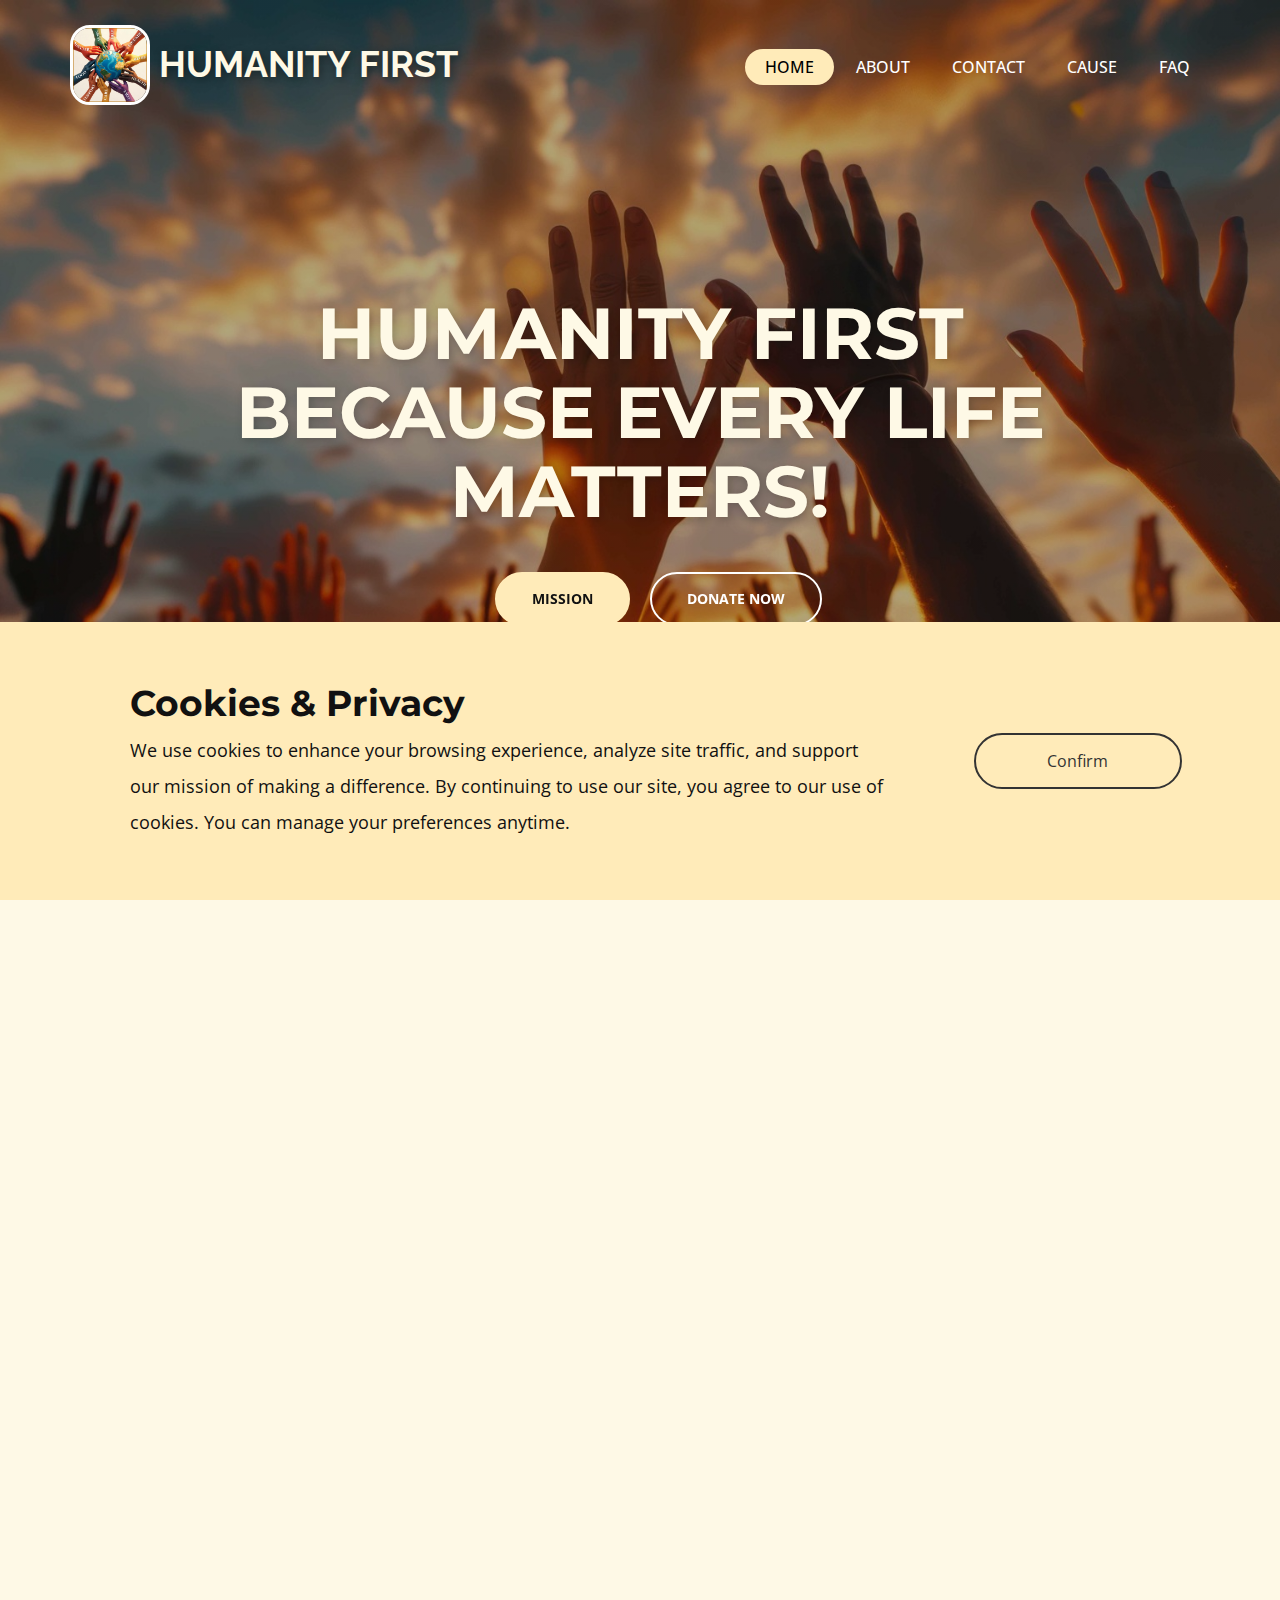
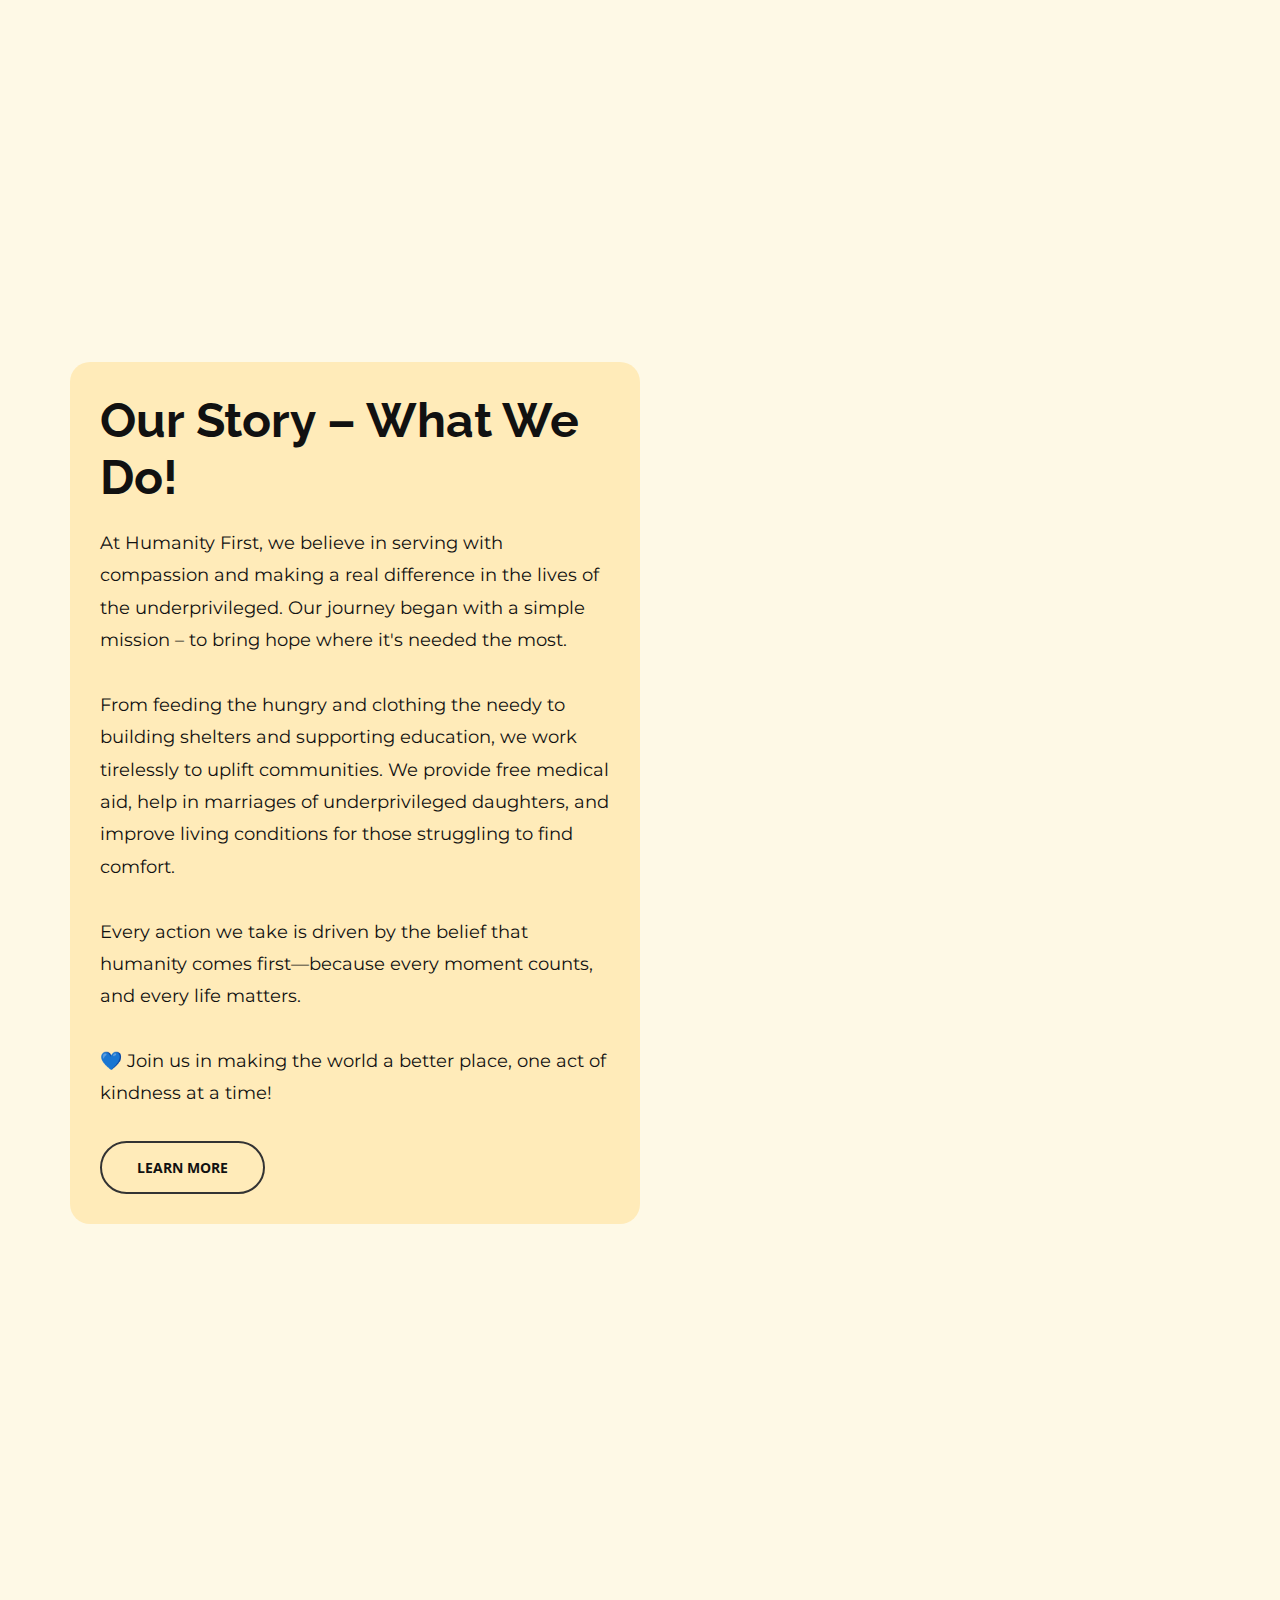
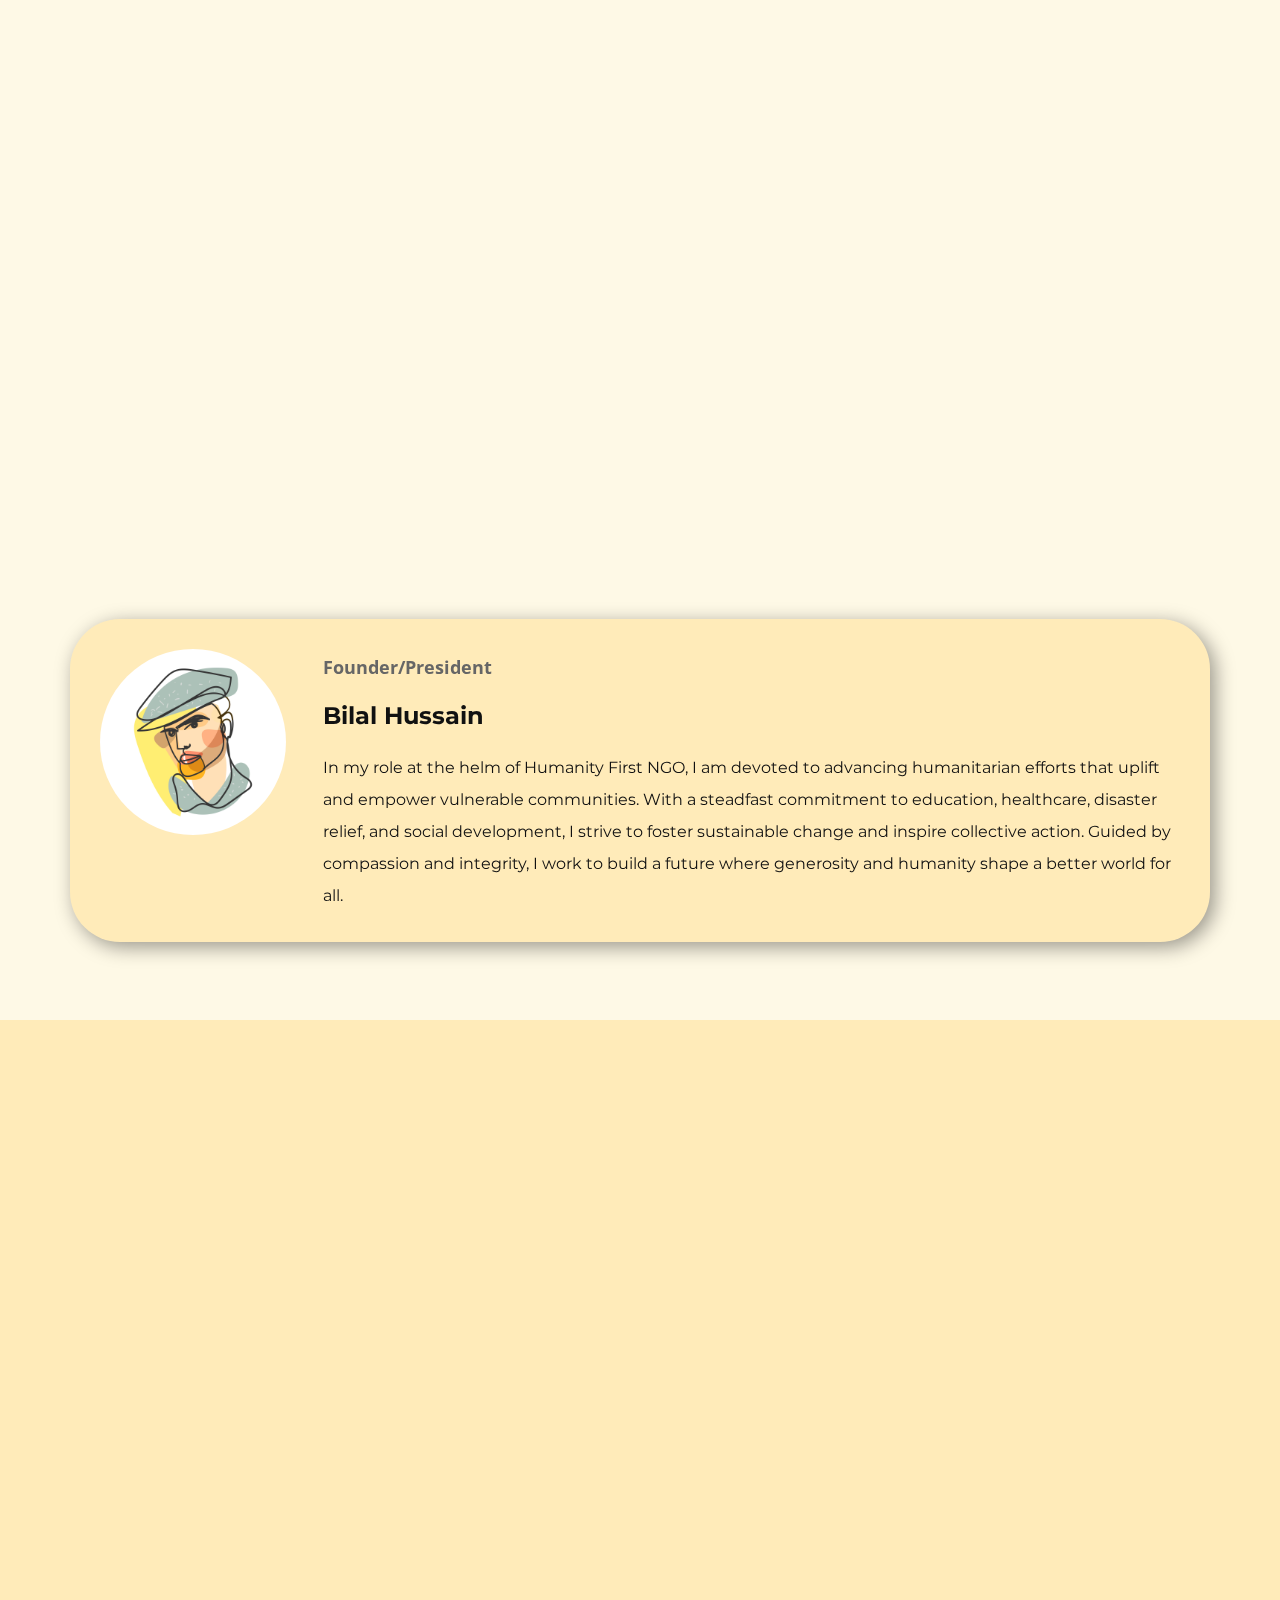
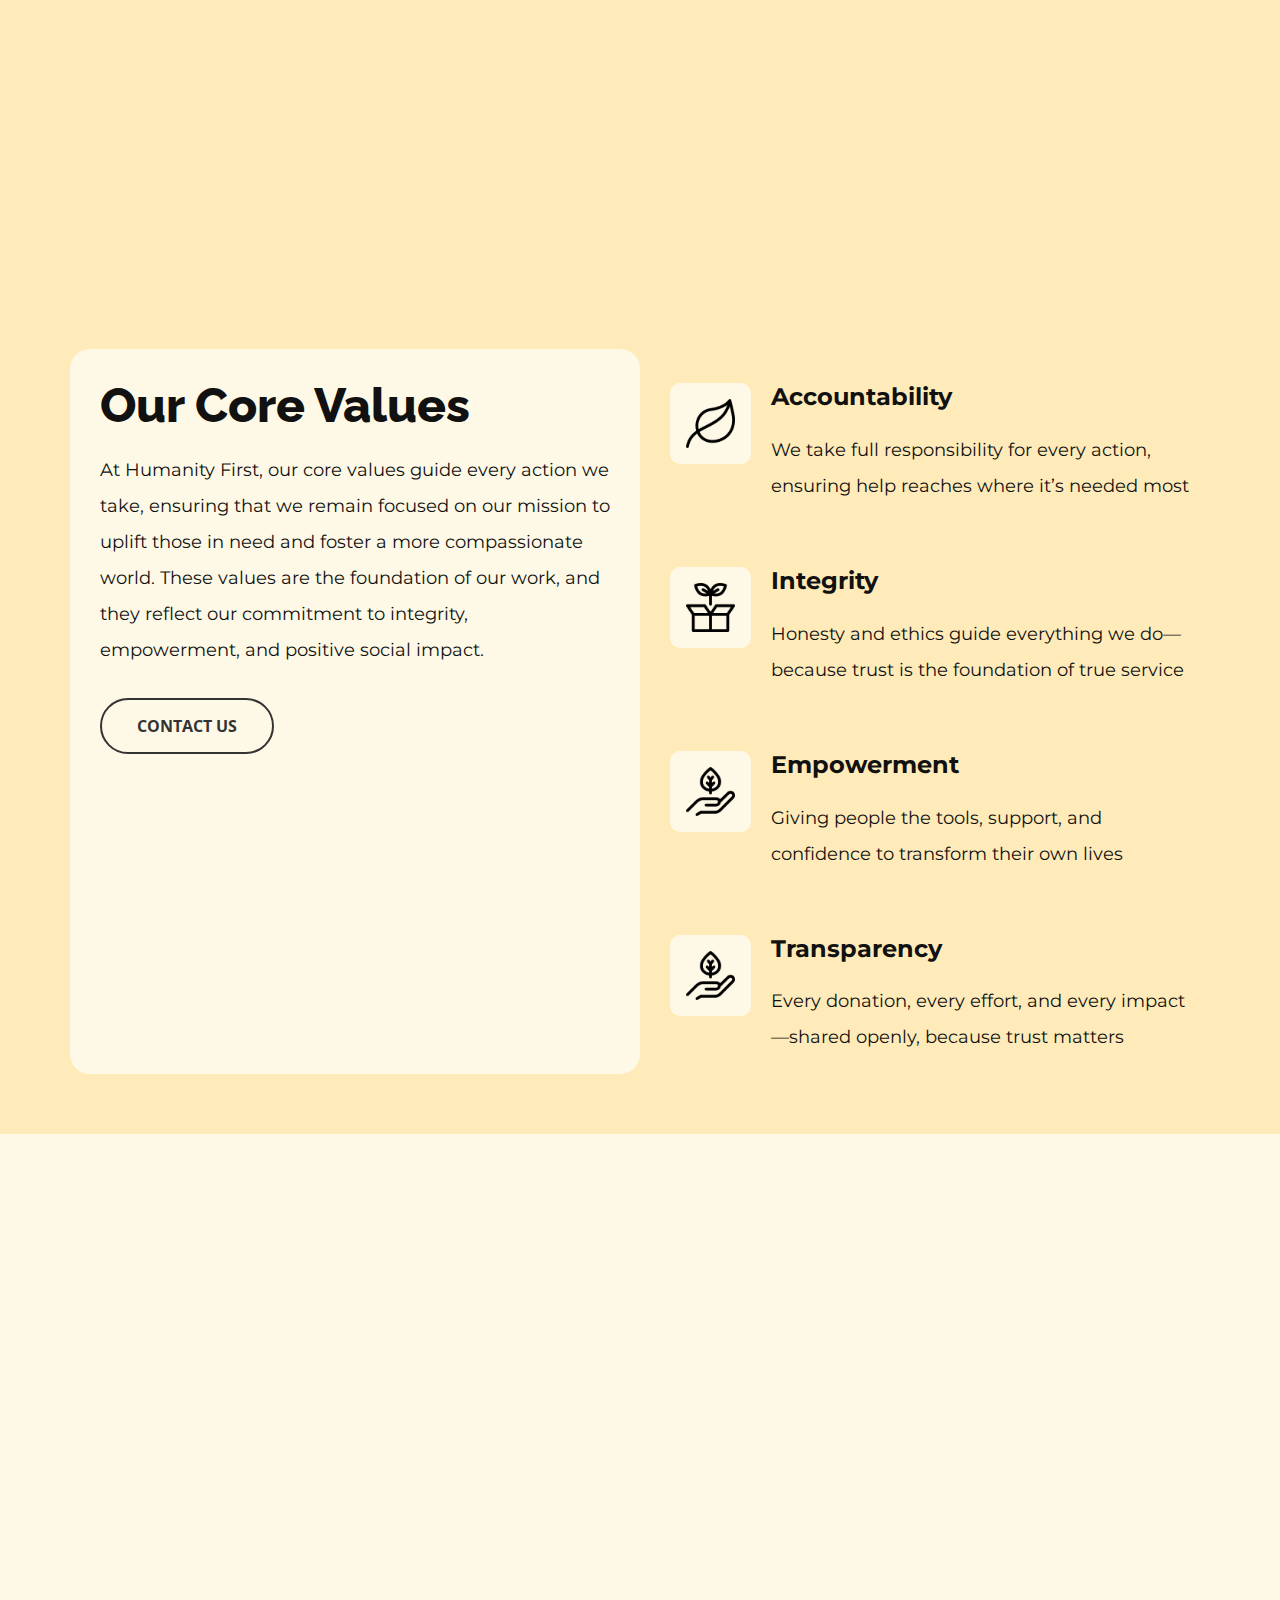
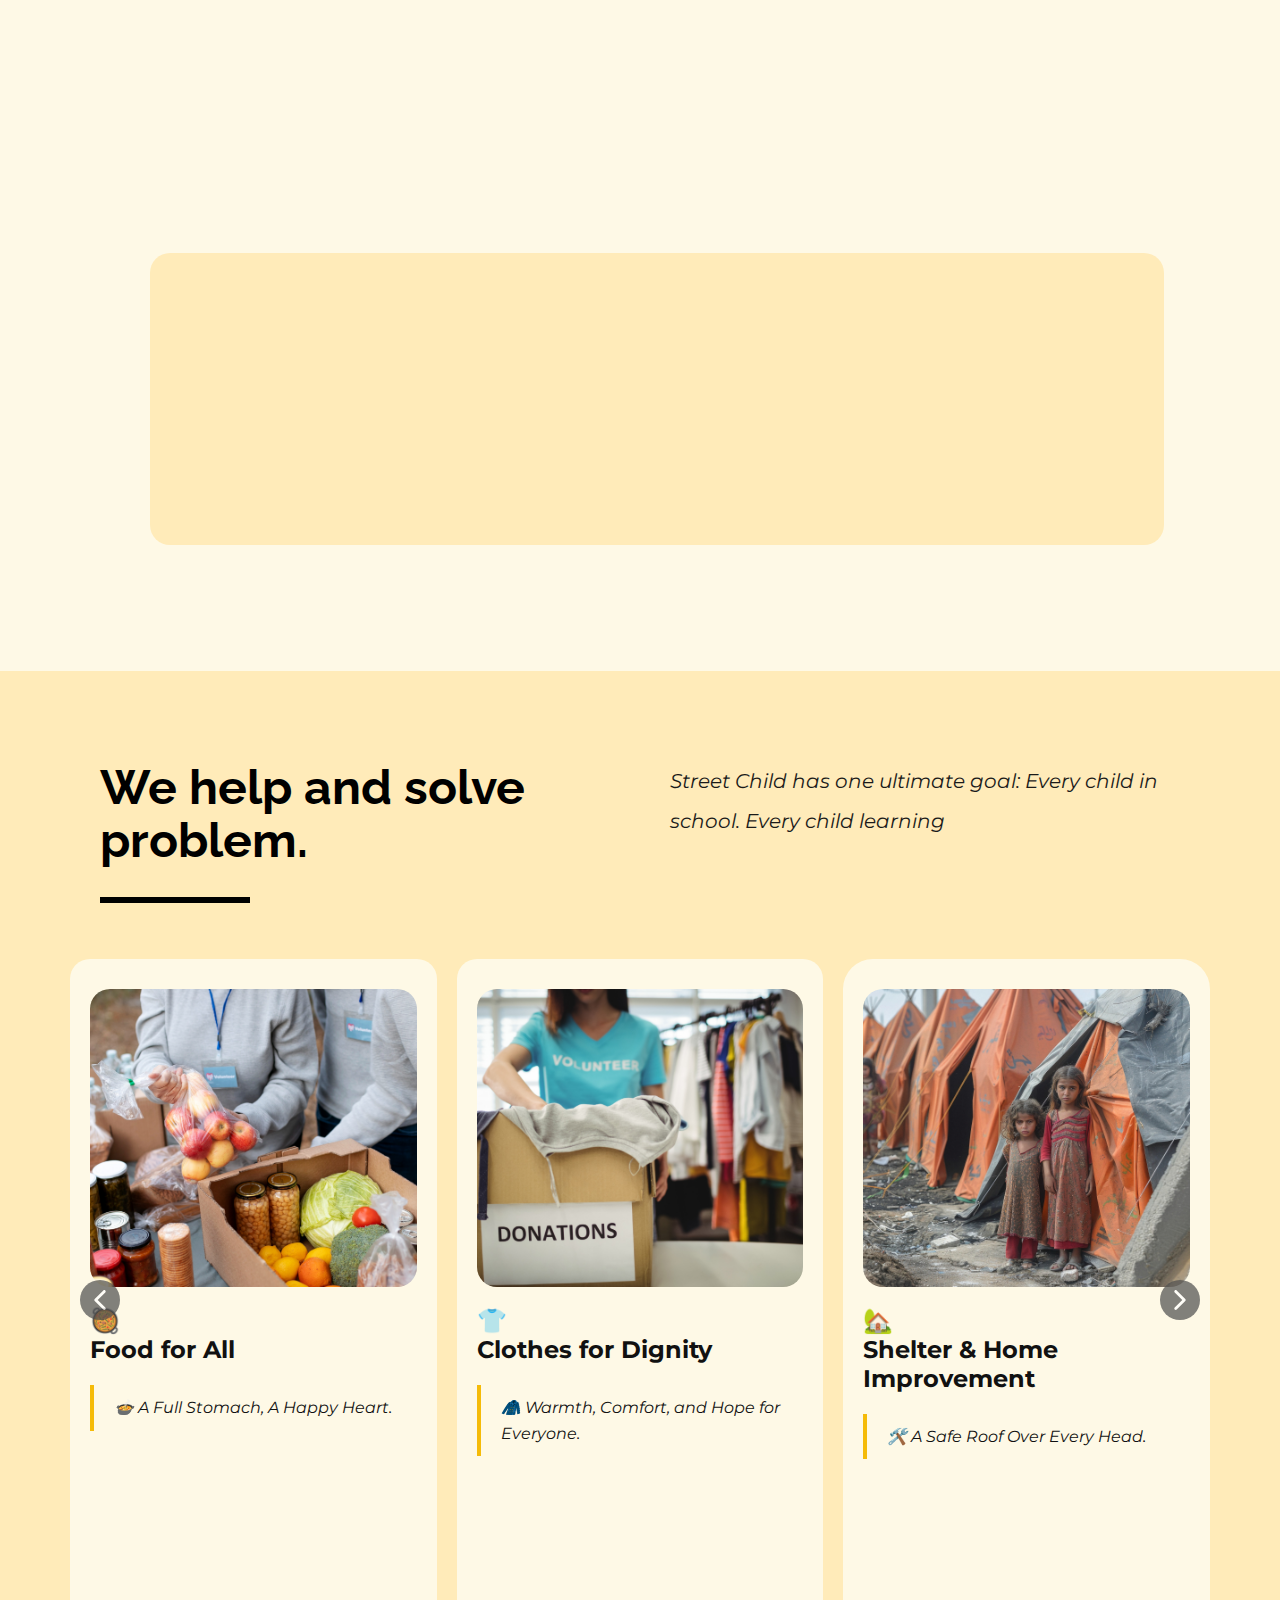
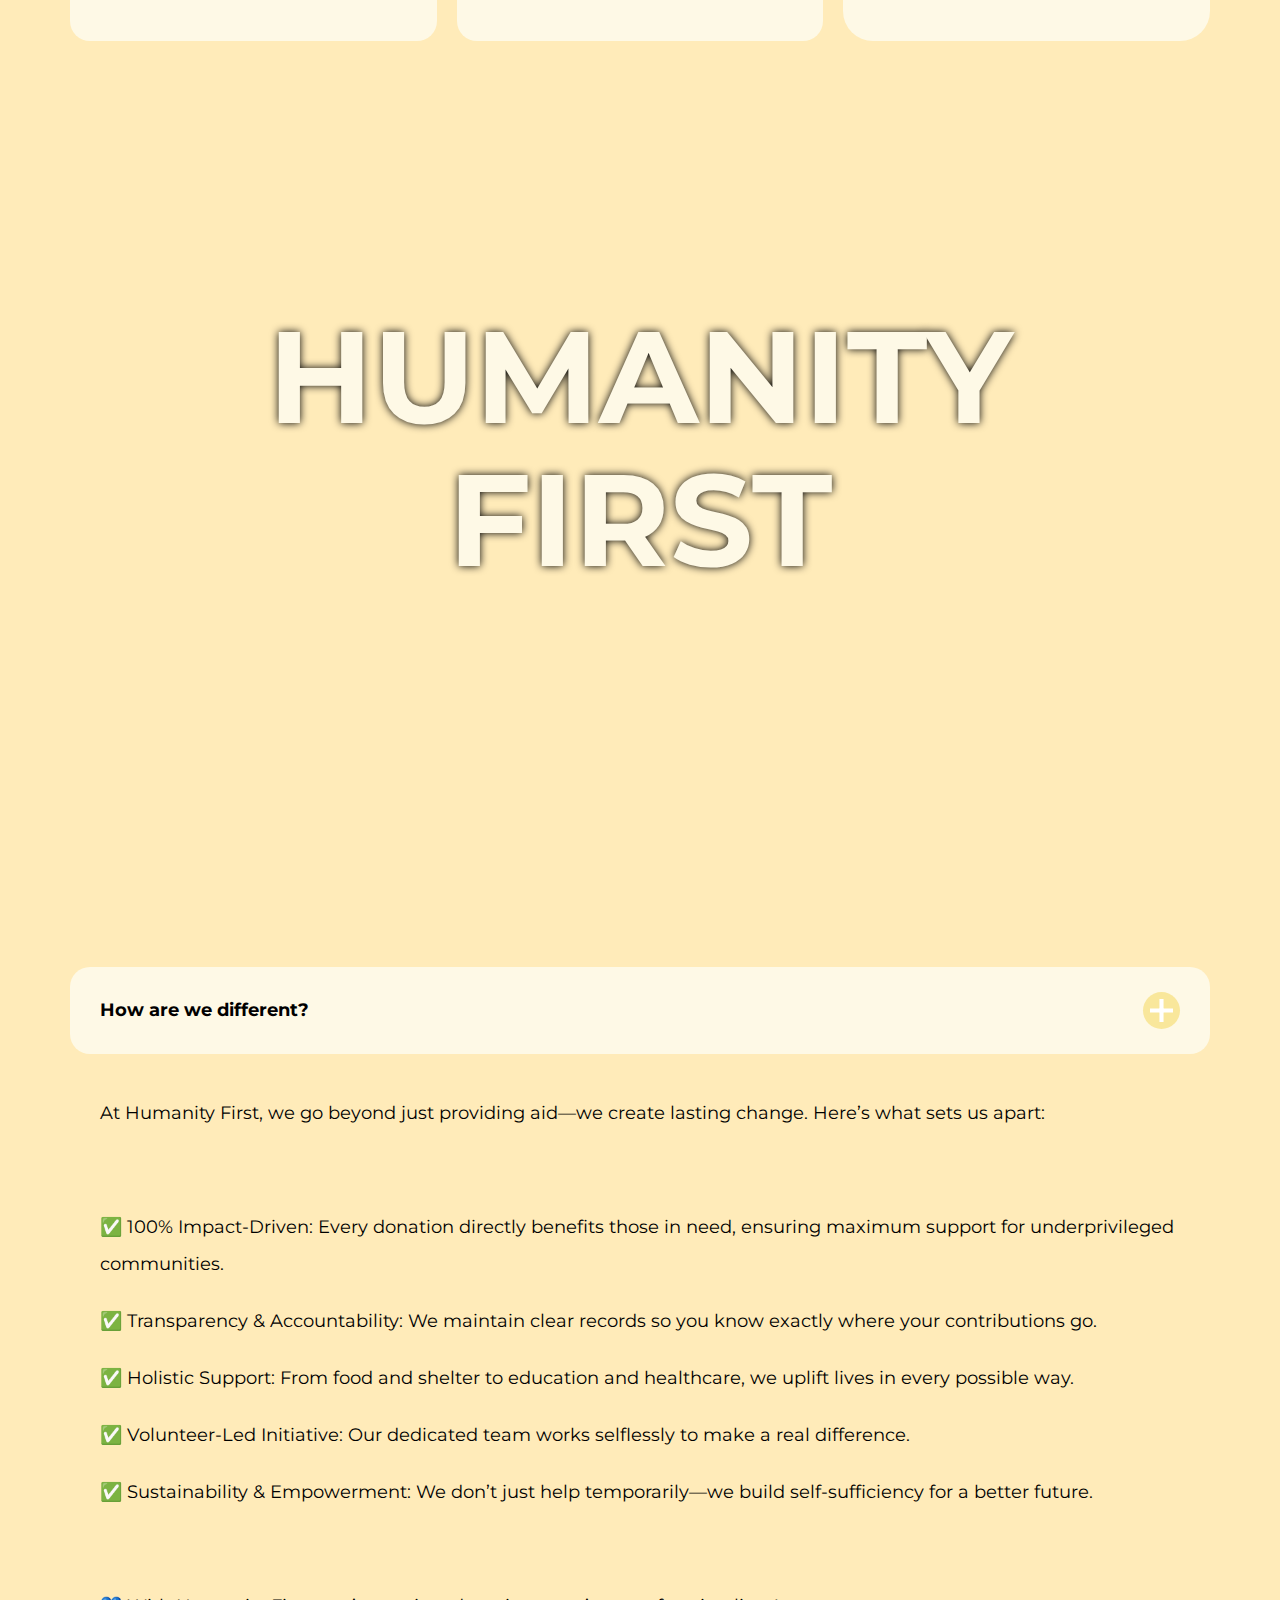
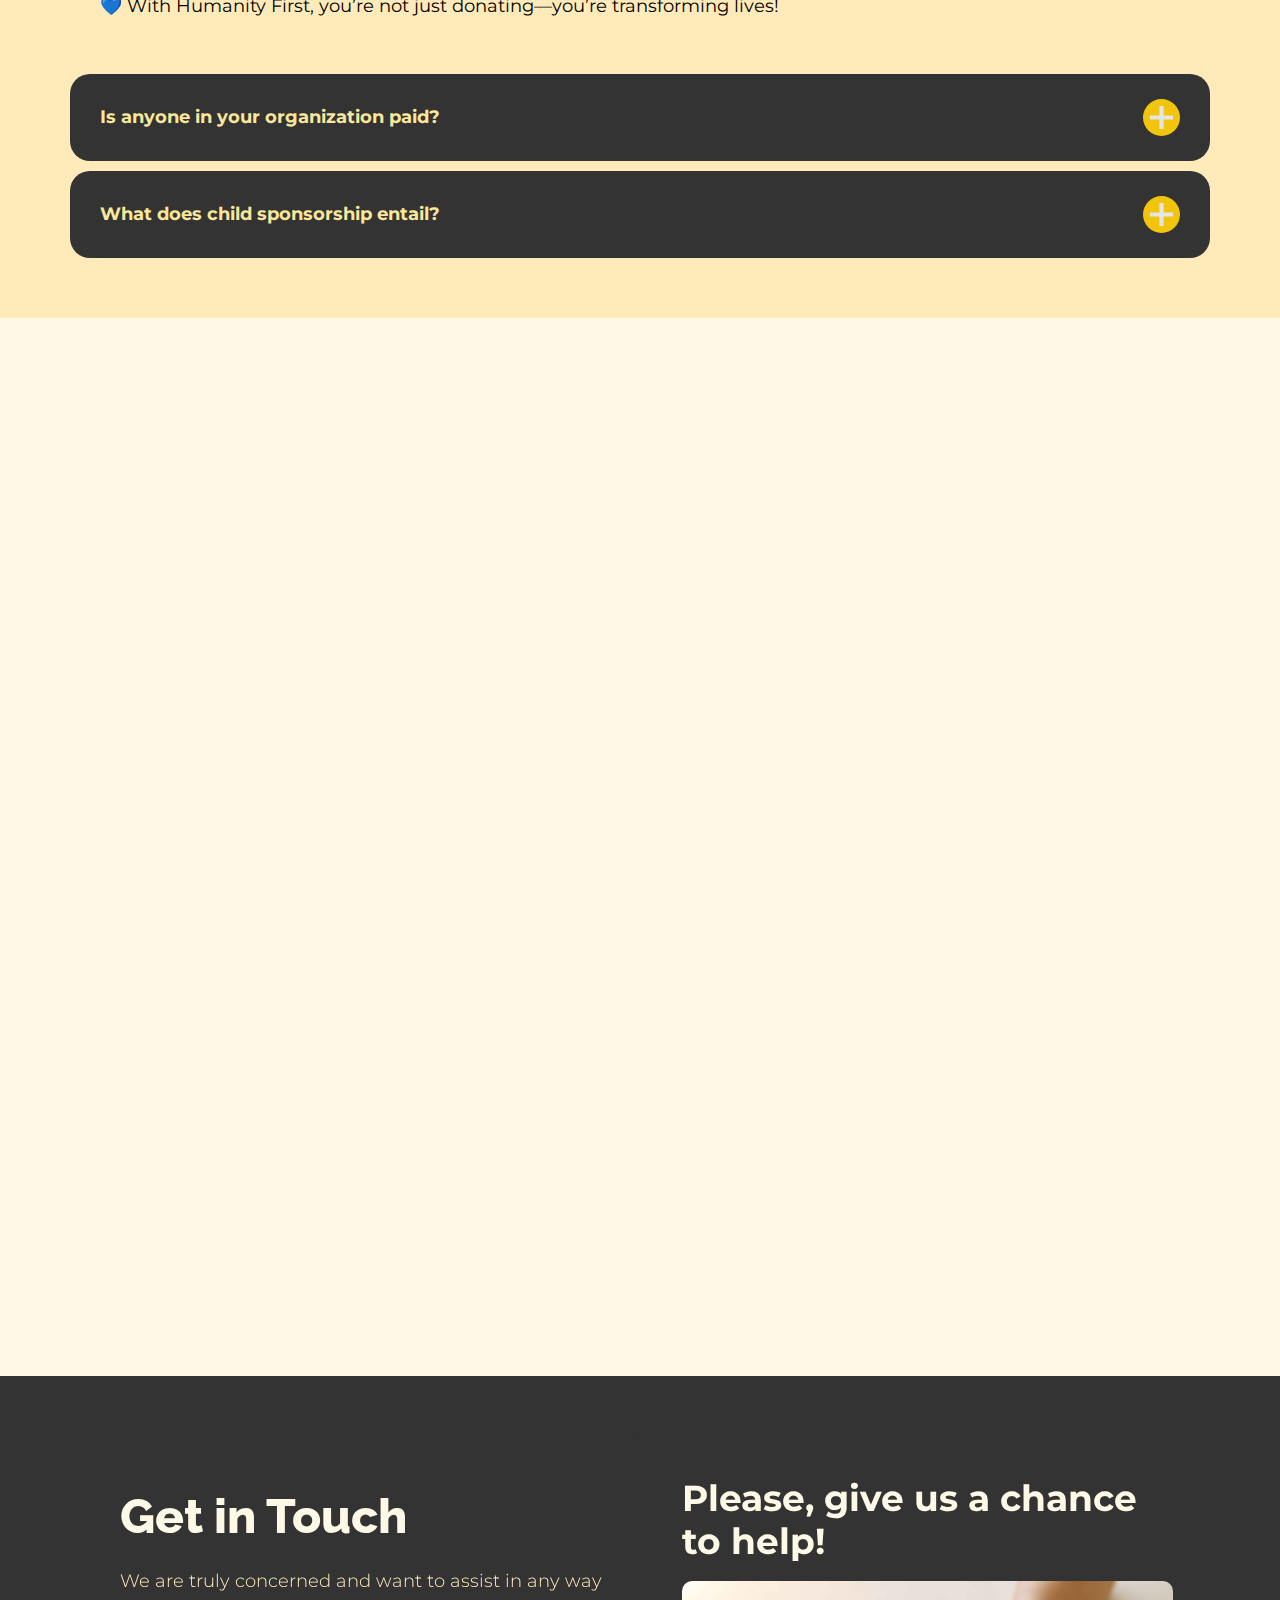
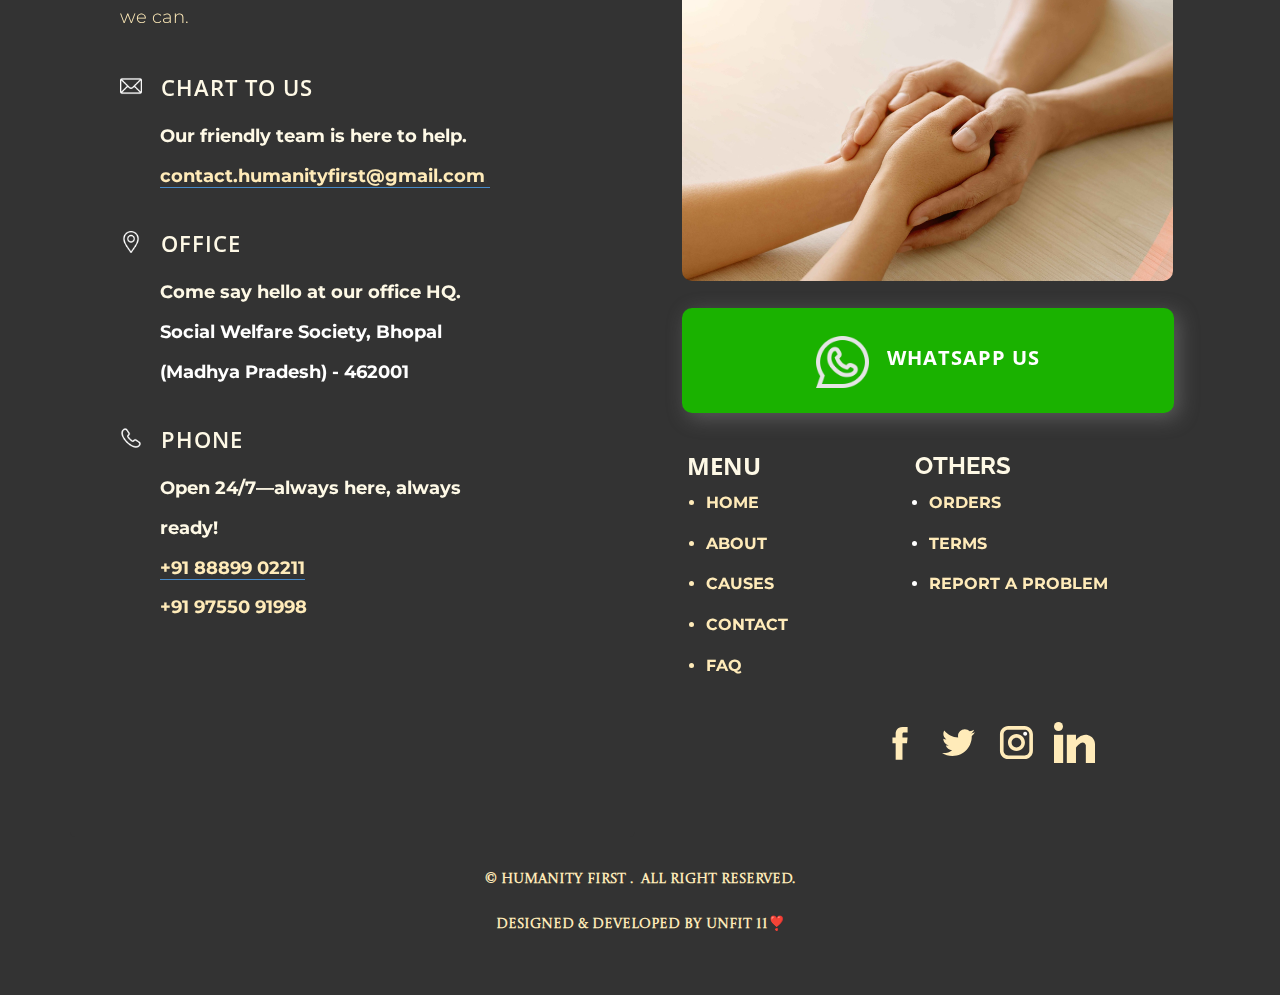
<file: Home.html>
<!DOCTYPE html>
<html style="font-size: 16px;" lang="en-IN"><head>
    <meta name="viewport" content="width=device-width, initial-scale=1.0">
    <meta charset="utf-8">
    <meta name="keywords" content="​Donate to Help Children in Africa, ​Education vs. Poverty, ​Africa and Asia, ​Our Core Values, ​We’ve funded 120,00 charity projects for 20M people around the world, ​Join us for beautiful future, Meet our team, ​What we do, Testimonials, Facts &amp;amp; Questions">
    <meta name="description" content="Humanity First is a global NGO dedicated to humanitarian aid, disaster relief, education, and community development. Join us in making a difference—donate, volunteer, and support our mission to uplift lives worldwide">
    <title>Home</title>
    <link rel="stylesheet" href="nicepage.css" media="screen">
<link rel="stylesheet" href="Home.css" media="screen">
    <script class="u-script" type="text/javascript" src="jquery-1.9.1.min.js" defer=""></script>
    <script class="u-script" type="text/javascript" src="nicepage.js" defer=""></script>
    <meta name="generator" content="Nicepage 7.4.5, nicepage.com">
    <link rel="icon" href="images/favicon.png">
    
    
    
    
    
    
    
    
    
    
    
    
    
    
    
    <link id="u-theme-google-font" rel="stylesheet" href="https://fonts.googleapis.com/css?family=Montserrat:100,100i,200,200i,300,300i,400,400i,500,500i,600,600i,700,700i,800,800i,900,900i|Open+Sans:300,300i,400,400i,500,500i,600,600i,700,700i,800,800i">
    <link id="u-page-google-font" rel="stylesheet" href="https://fonts.googleapis.com/css?family=Montserrat:100,100i,200,200i,300,300i,400,400i,500,500i,600,600i,700,700i,800,800i,900,900i|Raleway:100,100i,200,200i,300,300i,400,400i,500,500i,600,600i,700,700i,800,800i,900,900i|Open+Sans:300,300i,400,400i,500,500i,600,600i,700,700i,800,800i|Open+Sans:300,300i,400,400i,500,500i,600,600i,700,700i,800,800i|Castoro+Titling:400">
    <script type="application/ld+json">{
		"@context": "http://schema.org",
		"@type": "Organization",
		"name": "Humanity First",
		"sameAs": [
				"https://facebook.com/name",
				"https://twitter.com/name",
				"https://instagram.com/name"
		]
}</script>
    <meta name="theme-color" content="#478ac9">
    <meta name="twitter:site" content="@">
    <meta name="twitter:card" content="summary_large_image">
    <meta name="twitter:title" content="Home">
    <meta name="twitter:description" content="Humanity First">
    <meta property="og:title" content="Home">
    <meta property="og:description" content="Humanity First is a global NGO dedicated to humanitarian aid, disaster relief, education, and community development. Join us in making a difference—donate, volunteer, and support our mission to uplift lives worldwide">
    <meta property="og:type" content="website">
          <meta name="description" content="Humanity First is committed to uplifting communities through acts of kindness, faith, and generosity. From distributing food and warm clothing to supporting mosque construction and fostering spiritual growth, we strive to make a lasting impact. Join us in spreading warmth, faith, and hope.">
        <meta name="keywords" content="NGO, Humanity First, charity, donations, community service, helping the needy, providing food, winter clothing distribution, mosque construction, Quran recitation, faith and resilience, spreading kindness, humanitarian aid">
        <meta property="og:title" content="Humanity First – Spreading Kindness, Faith, and Hope">
    <meta property="og:description" content="Join Humanity First in making a difference—providing food, clothing, and support for faith-based initiatives to uplift communities in need.">
    <meta property="og:image" content="https://humanityfirst.live/path-to-your-featured-image.jpg">
    <meta property="og:url" content="https://humanityfirst.live">
    <meta property="og:type" content="website">
    
<meta name="description" content="Humanity First is committed to uplifting communities through acts of kindness, faith, and generosity. From distributing food and warm clothing to supporting mosque construction and fostering spiritual growth, we strive to make a lasting impact. Join us in spreading warmth, faith, and hope.">

<meta name="keywords" content="NGO, Humanity First, charity, donations, community service, helping the needy, providing food, winter clothing distribution, mosque construction, Quran recitation, faith and resilience, spreading kindness, humanitarian aid">

<meta name="author" content="Humanity First">

<meta property="og:title" content="Humanity First – Spreading Kindness, Faith, and Hope">
<meta property="og:description" content="Join Humanity First in making a difference—providing food, clothing, and support for faith-based initiatives to uplift communities in need.">
<meta property="og:image" content="https://humanityfirst.live/path-to-your-featured-image.jpg">
<meta property="og:url" content="https://humanityfirst.live">
<meta property="og:type" content="website">

<meta name="twitter:card" content="summary_large_image">
<meta name="twitter:title" content="Humanity First – Spreading Kindness, Faith, and Hope">
<meta name="twitter:description" content="Making a difference through charity, donations, and faith-based support. Join us in spreading kindness and hope.">
<meta name="twitter:image" content="https://humanityfirst.live/path-to-your-featured-image.jpg">

<meta name="robots" content="index, follow">

<meta name="theme-color" content="#008080">

<meta name="viewport" content="width=device-width, initial-scale=1.0, maximum-scale=1.0, user-scalable=no">

<meta data-intl-tel-input-cdn-path="intlTelInput/"></head>
  <body data-path-to-root="./" data-include-products="false" class="u-body u-custom-color-5 u-overlap u-overlap-contrast u-overlap-transparent u-xl-mode" data-lang="en"><header class="u-clearfix u-header u-header" id="header"><div class="u-clearfix u-sheet u-sheet-1">
        <img class="u-border-3 u-border-white u-image u-image-round u-preserve-proportions u-radius u-image-1" src="images/HumanityFirst2.png" alt="" data-image-width="1080" data-image-height="1080">
        <h1 class="u-custom-font u-font-raleway u-text u-text-palette-3-light-3 u-text-1">Humanity First</h1>
        <nav class="u-menu u-menu-one-level u-menu-open-right u-offcanvas u-menu-1">
          <div class="menu-collapse" style="font-size: 1rem; letter-spacing: 0px; text-transform: uppercase; font-weight: 500;">
            <a class="u-button-style u-custom-active-color u-custom-border u-custom-border-color u-custom-border-radius u-custom-color u-custom-hover-color u-custom-left-right-menu-spacing u-custom-padding-bottom u-custom-text-active-color u-custom-text-color u-custom-text-hover-color u-custom-top-bottom-menu-spacing u-hamburger-link u-nav-link u-text-active-custom-color-5 u-text-hover-palette-3-dark-3" href="#">
              <svg class="u-svg-link" viewBox="0 0 24 24"><use xlink:href="#menu-hamburger"></use></svg>
              <svg class="u-svg-content" version="1.1" id="menu-hamburger" viewBox="0 0 16 16" x="0px" y="0px" xmlns:xlink="http://www.w3.org/1999/xlink" xmlns="http://www.w3.org/2000/svg"><g><rect y="1" width="16" height="2"></rect><rect y="7" width="16" height="2"></rect><rect y="13" width="16" height="2"></rect>
</g></svg>
            </a>
          </div>
          <div class="u-custom-menu u-nav-container">
            <ul class="u-nav u-spacing-2 u-unstyled u-nav-1"><li class="u-nav-item"><a class="u-active-custom-color-5 u-button-style u-hover-palette-3-light-3 u-nav-link u-radius u-text-active-black u-text-hover-palette-3-dark-2" href="Home.html" style="padding: 10px 20px; --radius: 20px;">Home</a>
</li><li class="u-nav-item"><a class="u-active-custom-color-5 u-button-style u-hover-palette-3-light-3 u-nav-link u-radius u-text-active-black u-text-hover-palette-3-dark-2" href="About.html" style="padding: 10px 20px; --radius: 20px;">About</a>
</li><li class="u-nav-item"><a class="u-active-custom-color-5 u-button-style u-hover-palette-3-light-3 u-nav-link u-radius u-text-active-black u-text-hover-palette-3-dark-2" href="Contact.html" style="padding: 10px 20px; --radius: 20px;">Contact</a>
</li><li class="u-nav-item"><a class="u-active-custom-color-5 u-button-style u-hover-palette-3-light-3 u-nav-link u-radius u-text-active-black u-text-hover-palette-3-dark-2" href="Cause.html" style="padding: 10px 20px; --radius: 20px;">Cause</a>
</li><li class="u-nav-item"><a class="u-active-custom-color-5 u-button-style u-hover-palette-3-light-3 u-nav-link u-radius u-text-active-black u-text-hover-palette-3-dark-2" href="FAQ.html" style="padding: 10px 20px; --radius: 20px;">FAQ</a>
</li></ul>
          </div>
          <div class="u-custom-menu u-nav-container-collapse">
            <div class="u-container-style u-inner-container-layout u-opacity u-opacity-95 u-palette-3-light-3 u-sidenav">
              <div class="u-inner-container-layout u-sidenav-overflow">
                <div class="u-menu-close"></div>
                <ul class="u-align-center u-custom-font u-nav u-popupmenu-items u-unstyled u-nav-2"><li class="u-nav-item"><a class="u-button-style u-nav-link" href="Home.html">Home</a>
</li><li class="u-nav-item"><a class="u-button-style u-nav-link" href="About.html">About</a>
</li><li class="u-nav-item"><a class="u-button-style u-nav-link" href="Contact.html">Contact</a>
</li><li class="u-nav-item"><a class="u-button-style u-nav-link" href="Cause.html">Cause</a>
</li><li class="u-nav-item"><a class="u-button-style u-nav-link" href="FAQ.html">FAQ</a>
</li></ul>
              </div>
            </div>
            <div class="u-black u-menu-overlay u-opacity u-opacity-70"></div>
          </div>
        </nav>
      </div></header> 
    <section class="skrollable skrollable-between u-align-center u-clearfix u-container-align-center u-image u-shading u-section-1" src="" id="carousel_6a69" data-image-width="7280" data-image-height="4080">
      <div class="u-clearfix u-sheet u-sheet-1">
        <h1 class="u-align-center u-custom-font u-heading-font u-text u-text-palette-3-light-3 u-text-1" data-animation-name="customAnimationIn" data-animation-duration="1500" data-animation-delay="250"> Humanity First<br>Because Every Life Matters!
        </h1>
        <div class="data-layout-selected u-clearfix u-expanded-width-xs u-layout-custom-sm u-layout-custom-xs u-layout-wrap u-layout-wrap-1">
          <div class="u-layout">
            <div class="u-layout-row">
              <div class="u-align-right u-container-align-center-xs u-container-align-right u-container-align-right-lg u-container-align-right-md u-container-align-right-sm u-container-align-right-xl u-container-style u-layout-cell u-left-cell u-size-30-lg u-size-30-md u-size-30-sm u-size-30-xl u-size-60-xs u-layout-cell-1" data-animation-name="customAnimationIn" data-animation-duration="1500" data-animation-delay="250">
                <div class="u-container-layout u-valign-top u-container-layout-1">
                  <a href="#" class="u-active-white u-align-center-xs u-align-right-lg u-align-right-md u-align-right-sm u-align-right-xl u-border-2 u-border-active-white u-border-custom-color-5 u-border-hover-white u-btn u-btn-round u-button-style u-custom-color-5 u-hover-white u-radius-50 u-btn-1">Mission</a>
                </div>
              </div>
              <div class="u-align-left u-container-align-center-xs u-container-align-left u-container-align-left-lg u-container-align-left-md u-container-align-left-sm u-container-align-left-xl u-container-style u-layout-cell u-right-cell u-size-30-lg u-size-30-md u-size-30-sm u-size-30-xl u-size-60-xs u-layout-cell-2" data-animation-name="customAnimationIn" data-animation-duration="1500" data-animation-delay="250">
                <div class="u-container-layout u-valign-top u-container-layout-2">
                  <a href="#" class="u-active-custom-color-5 u-align-center-xs u-align-left-lg u-align-left-md u-align-left-sm u-align-left-xl u-border-2 u-border-active-white u-border-hover-white u-border-white u-btn u-btn-round u-button-style u-hover-palette-3-light-3 u-none u-radius-50 u-text-active-black u-text-hover-black u-btn-2"> Donate now</a>
                </div>
              </div>
            </div>
          </div>
        </div>
      </div>
    </section>
    <section class="u-align-center u-clearfix u-container-align-center u-palette-3-light-3 u-section-2" id="carousel_9a93">
      <div class="u-clearfix u-sheet u-valign-middle u-sheet-1">
        <div class="data-layout-selected u-clearfix u-expanded-width u-layout-custom-sm u-layout-custom-xs u-layout-wrap u-layout-wrap-1">
          <div class="u-layout">
            <div class="u-layout-row">
              <div class="u-align-center u-container-align-center u-container-style u-layout-cell u-left-cell u-size-12-lg u-size-12-xl u-size-20-md u-size-30-sm u-size-30-xs u-layout-cell-1">
                <div class="u-container-layout u-valign-middle u-container-layout-1">
                  <img src="images/5.png" alt="" class="u-image u-image-contain u-image-default u-image-1" data-animation-name="customAnimationIn" data-animation-duration="1500" data-animation-delay="0">
                </div>
              </div>
              <div class="u-align-center u-container-align-center u-container-style u-layout-cell u-size-12-lg u-size-12-xl u-size-20-md u-size-30-sm u-size-30-xs u-layout-cell-2">
                <div class="u-container-layout u-valign-middle u-container-layout-2">
                  <img src="images/3.png" alt="" class="u-image u-image-contain u-image-default u-image-2" data-animation-name="customAnimationIn" data-animation-duration="1500" data-animation-delay="0">
                </div>
              </div>
              <div class="u-align-center u-container-align-center u-container-style u-layout-cell u-size-12-lg u-size-12-xl u-size-20-md u-size-30-sm u-size-30-xs u-layout-cell-3">
                <div class="u-container-layout u-valign-middle u-container-layout-3">
                  <img src="images/4.png" alt="" class="u-image u-image-contain u-image-default u-image-3" data-animation-name="customAnimationIn" data-animation-duration="1500" data-animation-delay="0">
                </div>
              </div>
              <div class="u-align-center u-container-align-center u-container-style u-layout-cell u-size-12-lg u-size-12-xl u-size-30-md u-size-30-sm u-size-30-xs u-layout-cell-4">
                <div class="u-container-layout u-valign-middle u-container-layout-4">
                  <img src="images/2.png" alt="" class="u-image u-image-contain u-image-default u-image-4" data-animation-name="customAnimationIn" data-animation-duration="1500" data-animation-delay="0">
                </div>
              </div>
              <div class="u-align-center u-container-align-center u-container-style u-layout-cell u-right-cell u-size-12-lg u-size-12-xl u-size-30-md u-size-60-sm u-size-60-xs u-layout-cell-5">
                <div class="u-container-layout u-valign-middle u-container-layout-5">
                  <img src="images/6.png" alt="" class="u-image u-image-contain u-image-default u-image-5" data-animation-name="customAnimationIn" data-animation-duration="1500" data-animation-delay="0">
                </div>
              </div>
            </div>
          </div>
        </div>
      </div>
    </section>
    <section class="u-align-center u-clearfix u-container-align-center u-container-align-center-md u-container-align-center-sm u-container-align-center-xs u-palette-3-light-3 u-section-3" src="" id="carousel_14a7">
      <div class="data-layout-selected u-clearfix u-expanded-width u-layout-wrap u-layout-wrap-1">
        <div class="u-layout">
          <div class="u-layout-row">
            <div class="u-align-left u-container-align-left u-container-style u-custom-color-5 u-layout-cell u-size-30-lg u-size-30-xl u-size-60-md u-size-60-sm u-size-60-xs u-layout-cell-1" data-animation-name="customAnimationIn" data-animation-duration="1500" data-animation-delay="700">
              <div class="u-container-layout u-valign-middle u-container-layout-1">
                <h3 class="u-align-left u-custom-font u-font-raleway u-text u-text-1"> Every moment counts<br>
                </h3>
                <p class="u-align-left u-custom-font u-font-montserrat u-text u-text-default u-text-2">
                  <span style="font-size: 1.5rem; font-style: italic;"> Small Acts, Big Impact – Because Every Second Matters!</span>
                  <span style="font-size: 1.5rem;">
                    <br>
                  </span>
                  <br>Time is precious, and so is the opportunity to help someone in need. At Humanity First, we believe that every moment counts when it comes to making a difference. Whether it’s feeding the hungry, providing shelter, or supporting a child’s education, your timely action can transform lives.<br>
                  <br>✨ Act Now. Give Hope. Change Lives.<br>
                  <br>📍 Be the reason someone smiles today – because every moment of kindness matters!<br>
                  <br>
                  <span style="font-size: 1.25rem;">👉 Join Us | Volunteer | Donate Today!</span>
                </p>
                <a href="#" class="u-active-grey-80 u-align-center-xs u-align-left-lg u-align-left-md u-align-left-sm u-align-left-xl u-border-2 u-border-active-grey-80 u-border-grey-80 u-border-hover-grey-80 u-btn u-btn-round u-button-style u-hover-grey-80 u-none u-radius-50 u-text-active-white u-text-body-color u-text-hover-white u-btn-1">About us</a>
              </div>
            </div>
            <div class="u-container-align-center-lg u-container-align-center-xl u-container-style u-image u-image-default u-layout-cell u-shading u-size-30-lg u-size-30-xl u-size-60-md u-size-60-sm u-size-60-xs u-image-1" data-image-width="4080" data-image-height="7280" data-animation-name="customAnimationIn" data-animation-duration="1500" data-animation-delay="200">
              <div class="u-container-layout u-valign-middle-lg u-valign-middle-sm u-valign-middle-xl u-valign-middle-xs u-container-layout-2">
                <div class="u-expanded-width-md u-expanded-width-sm u-expanded-width-xs u-list u-list-1">
                  <div class="u-repeater u-repeater-1">
                    <div class="u-align-center u-container-align-center u-container-style u-list-item u-repeater-item u-shape-rectangle">
                      <div class="u-container-layout u-similar-container u-container-layout-3">
                        <div class="u-border-2 u-border-white u-container-align-center u-container-style u-group u-radius u-shape-round u-group-1" data-animation-name="customAnimationIn" data-animation-duration="1000">
                          <div class="u-container-layout u-valign-middle">
                            <h3 class="u-align-center u-text u-text-default u-text-3" data-animation-name="counter" data-animation-event="scroll" data-animation-duration="3000">700+</h3>
                          </div>
                        </div>
                        <h5 class="u-align-center u-text u-text-default u-text-4"> Volunteers worldwide</h5>
                      </div>
                    </div>
                    <div class="u-align-center u-container-align-center u-container-style u-list-item u-repeater-item u-shape-rectangle">
                      <div class="u-container-layout u-similar-container u-container-layout-5">
                        <div class="u-border-2 u-border-white u-container-align-center u-container-style u-group u-radius u-shape-round u-group-2" data-animation-name="customAnimationIn" data-animation-duration="1000">
                          <div class="u-container-layout u-valign-middle">
                            <h3 class="u-align-center u-text u-text-default u-text-5" data-animation-name="counter" data-animation-event="scroll" data-animation-duration="3000">106+</h3>
                          </div>
                        </div>
                        <h5 class="u-align-center u-text u-text-default u-text-6"> Active projects</h5>
                      </div>
                    </div>
                    <div class="u-align-center u-container-align-center u-container-style u-list-item u-repeater-item u-shape-rectangle">
                      <div class="u-container-layout u-similar-container u-container-layout-7">
                        <div class="u-border-2 u-border-white u-container-align-center u-container-style u-group u-radius u-shape-round u-group-3" data-animation-name="customAnimationIn" data-animation-duration="1500" data-animation-delay="700">
                          <div class="u-container-layout u-valign-middle">
                            <h3 class="u-align-center u-text u-text-default u-text-7" data-animation-name="counter" data-animation-event="scroll" data-animation-duration="3000">13+</h3>
                          </div>
                        </div>
                        <h5 class="u-align-center u-text u-text-default u-text-8"> Countries</h5>
                      </div>
                    </div>
                    <div class="u-align-center u-container-align-center u-container-style u-list-item u-repeater-item u-shape-rectangle">
                      <div class="u-container-layout u-similar-container u-container-layout-9">
                        <div class="u-border-2 u-border-white u-container-align-center u-container-style u-group u-radius u-shape-round u-group-4" data-animation-name="customAnimationIn" data-animation-duration="1000">
                          <div class="u-container-layout u-valign-middle">
                            <h3 class="u-align-center u-text u-text-default u-text-9" data-animation-name="counter" data-animation-event="scroll" data-animation-duration="3000">1000+</h3>
                          </div>
                        </div>
                        <h5 class="u-align-center u-text u-text-default u-text-10"> Helped Peoples</h5>
                      </div>
                    </div>
                  </div>
                </div>
              </div>
            </div>
          </div>
        </div>
      </div>
    </section>
    <section class="u-clearfix u-container-align-center-sm u-container-align-center-xs u-palette-3-light-3 u-section-4" id="sec-1b1c">
      <div class="u-clearfix u-sheet u-valign-middle-lg u-sheet-1">
        <div class="u-align-center u-container-align-center u-container-align-left u-container-style u-custom-color-5 u-expanded-width-md u-expanded-width-sm u-expanded-width-xs u-group u-radius u-shape-round u-group-1">
          <div class="u-container-layout u-valign-top u-container-layout-1">
            <h3 class="u-align-left u-custom-font u-font-raleway u-text u-text-1"> Our Story – What We Do!<br>
            </h3>
            <p class="u-align-left u-custom-font u-font-montserrat u-text u-text-default u-text-2"> At Humanity First, we believe in serving with compassion and making a real difference in the lives of the underprivileged. Our journey began with a simple mission – to bring hope where it's needed the most.<br>
              <br>From feeding the hungry and clothing the needy to building shelters and supporting education, we work tirelessly to uplift communities. We provide free medical aid, help in marriages of underprivileged daughters, and improve living conditions for those struggling to find comfort.<br>
              <br>Every action we take is driven by the belief that humanity comes first—because every moment counts, and every life matters.<br>
              <br>💙 Join us in making the world a better place, one act of kindness at a time!<br>
            </p>
            <a href="About.html#carousel_fd8d" data-page-id="90675667" class="u-active-grey-80 u-align-left u-border-2 u-border-active-grey-80 u-border-grey-80 u-border-hover-grey-80 u-btn u-btn-round u-button-style u-hover-grey-80 u-none u-radius-50 u-text-active-white u-text-body-color u-text-hover-white u-btn-1">learn more </a>
          </div>
        </div>
        <div class="u-align-right u-expanded-width-md u-expanded-width-sm u-expanded-width-xs u-list u-list-1">
          <div class="u-repeater u-repeater-1">
            <div class="u-container-style u-list-item u-palette-3-light-3 u-radius u-repeater-item u-shape-round u-list-item-1" data-animation-name="flipIn" data-animation-duration="1500" data-animation-direction="X" data-animation-delay="500">
              <div class="u-container-layout u-similar-container u-valign-top-xl u-container-layout-2">
                <span class="u-align-left u-custom-color-5 u-file-icon u-icon u-icon-rounded u-radius u-text-palette-2-dark-2 u-icon-1"><img src="images/1692130-7427223c.png" alt=""></span>
                <h4 class="u-align-left u-text u-text-3"> Leave a Legacy</h4>
                <p class="u-align-left u-custom-font u-font-montserrat u-text u-text-4"> Your kindness today will be remembered forever. Make a difference that lasts beyond a lifetime</p>
              </div>
            </div>
            <div class="u-container-style u-list-item u-palette-3-light-3 u-radius u-repeater-item u-shape-round u-list-item-2" data-animation-name="flipIn" data-animation-duration="1500" data-animation-direction="X" data-animation-delay="500">
              <div class="u-container-layout u-similar-container u-valign-top-xl u-container-layout-3">
                <span class="u-align-left u-custom-color-5 u-file-icon u-icon u-icon-rounded u-radius u-text-palette-2-dark-2 u-icon-2"><img src="images/2618479-7c5ce750.png" alt=""></span>
                <h4 class="u-align-left u-text u-text-5">Make Donation</h4>
                <p class="u-align-left u-custom-font u-font-montserrat u-text u-text-6"> A small gift from you can be a lifeline for someone in need. Give hope, spread love, change lives</p>
              </div>
            </div>
            <div class="u-container-style u-list-item u-palette-3-light-3 u-radius u-repeater-item u-shape-round u-list-item-3" data-animation-name="flipIn" data-animation-duration="1500" data-animation-direction="X" data-animation-delay="500">
              <div class="u-container-layout u-similar-container u-valign-top-xl u-container-layout-4">
                <span class="u-align-left u-custom-color-5 u-file-icon u-icon u-icon-rounded u-radius u-icon-3"><img src="images/15864404-d673a74e.png" alt=""></span>
                <h4 class="u-align-left u-text u-text-7"> Become a Fundraiser</h4>
                <p class="u-align-left u-custom-font u-font-montserrat u-text u-text-8"> Be the spark that ignites change! Gather support, raise funds, and transform lives with every effort</p>
              </div>
            </div>
            <div class="u-container-style u-list-item u-palette-3-light-3 u-radius u-repeater-item u-shape-round u-list-item-4" data-animation-name="flipIn" data-animation-duration="1500" data-animation-delay="500" data-animation-direction="X">
              <div class="u-container-layout u-similar-container u-valign-top-xl u-container-layout-5">
                <span class="u-align-left u-custom-color-5 u-file-icon u-icon u-icon-rounded u-radius u-text-palette-2-dark-2 u-icon-4"><img src="images/615075-744fd74a.png" alt=""></span>
                <h4 class="u-align-left u-text u-text-9"> Become A Volunteer</h4>
                <p class="u-align-left u-custom-font u-font-montserrat u-text u-text-10"> Time is the greatest gift you can give. Lend a hand, touch a heart, and be the reason someone smiles today</p>
              </div>
            </div>
          </div>
        </div>
      </div>
    </section>
    <section class="u-align-left u-clearfix u-container-align-left u-palette-3-light-3 u-valign-top u-section-5" id="carousel_5ecf">
      <div class="data-layout-selected u-clearfix u-expanded-width u-gutter-0 u-layout-wrap u-layout-wrap-1">
        <div class="u-layout">
          <div class="u-layout-col">
            <div class="u-size-30">
              <div class="u-layout-row">
                <div class="u-container-align-center u-container-style u-image u-layout-cell u-size-30 u-image-1" data-image-width="5096" data-image-height="2856" data-animation-name="flipIn" data-animation-duration="1500" data-animation-delay="200" data-animation-direction="X">
                  <div class="u-container-layout u-container-layout-1"></div>
                </div>
                <div class="u-container-align-left u-container-style u-layout-cell u-palette-3-light-2 u-size-30 u-layout-cell-2" data-animation-name="customAnimationIn" data-animation-duration="1500" data-animation-delay="200">
                  <div class="u-container-layout u-valign-middle u-container-layout-2">
                    <h5 class="u-align-left u-text u-text-default u-text-1"> What we do</h5>
                    <h2 class="u-align-left u-text u-text-default u-text-2"> Education vs. Poverty</h2>
                    <p class="u-align-left u-custom-font u-font-montserrat u-text u-text-default u-text-3"> Education is the foundation of a better tomorrow. We support students by providing school kits, financial aid, and educational resources to help them succeed.<br>
                      <br>
                      <span style="font-size: 1.25rem;">📍 School Kits | Fee Assistance | Career Guidance</span>
                    </p>
                    <a href="./#carousel_41ab" data-page-id="57136589" class="u-active-grey-80 u-align-left u-border-2 u-border-active-grey-80 u-border-grey-80 u-border-hover-grey-80 u-btn u-btn-round u-button-style u-hover-grey-80 u-none u-radius-50 u-text-active-white u-text-body-color u-text-hover-white u-btn-1">learn more </a>
                  </div>
                </div>
              </div>
            </div>
            <div class="u-size-30">
              <div class="u-layout-row">
                <div class="u-container-align-left u-container-style u-layout-cell u-palette-3-light-3 u-size-30 u-layout-cell-3" data-animation-name="customAnimationIn" data-animation-duration="1500" data-animation-delay="200">
                  <div class="u-container-layout u-valign-middle u-container-layout-3">
                    <h5 class="u-align-left u-text u-text-default u-text-4"> Where we work</h5>
                    <h2 class="u-align-left u-text u-text-default u-text-5">Rural and Urban areas</h2>
                    <p class="u-align-left u-custom-font u-font-montserrat u-text u-text-default u-text-6"> From remote villages to busy cities, Humanity First serves those in need. In rural areas, we provide food, shelter, education, and healthcare to underserved communities. In urban areas, we assist struggling families, improve living conditions, and offer medical aid. Wherever there's a need, we bring hope and help.</p>
                    <a href="./#carousel_8eef" data-page-id="57136589" class="u-active-grey-80 u-align-left u-border-2 u-border-active-grey-80 u-border-grey-80 u-border-hover-grey-80 u-btn u-btn-round u-button-style u-hover-grey-80 u-none u-radius-50 u-text-active-white u-text-body-color u-text-hover-white u-btn-2">learn more </a>
                  </div>
                </div>
                <div class="u-container-align-center u-container-style u-image u-layout-cell u-size-30 u-image-2" data-image-width="2400" data-image-height="1600" data-animation-name="flipIn" data-animation-duration="1500" data-animation-delay="500" data-animation-direction="X">
                  <div class="u-container-layout u-container-layout-4"></div>
                </div>
              </div>
            </div>
          </div>
        </div>
      </div>
    </section>
    <section class="u-align-center u-clearfix u-container-align-center u-palette-3-light-3 u-section-6" id="carousel_5bb9">
      <div class="u-clearfix u-sheet u-sheet-1">
        <div class="u-expanded-width u-list u-list-1">
          <div class="u-repeater u-repeater-1">
            <div class="u-align-left u-container-align-left u-container-style u-custom-color-5 u-list-item u-radius u-repeater-item u-shape-round u-list-item-1" data-animation-name="pulse" data-animation-duration="1000" data-animation-delay="500" data-animation-direction="">
              <div class="u-container-layout u-similar-container u-container-layout-1">
                <div alt="" class="u-image u-image-circle u-image-1" data-image-width="2000" data-image-height="2000"></div>
                <p class="u-text u-text-grey-60 u-text-1"> Founder/President</p>
                <h4 class="u-text u-text-2">Bilal Hussain</h4>
                <p class="u-custom-font u-font-montserrat u-text u-text-3"> In my role at the helm of Humanity First NGO, I am devoted to advancing humanitarian efforts that uplift and empower vulnerable communities. With a steadfast commitment to education, healthcare, disaster relief, and social development, I strive to foster sustainable change and inspire collective action. Guided by compassion and integrity, I work to build a future where generosity and humanity shape a better world for all.</p>
              </div>
            </div>
          </div>
        </div>
      </div>
    </section>
    <section class="u-align-center u-clearfix u-container-align-center u-container-align-center-lg u-container-align-center-md u-container-align-center-sm u-container-align-center-xl u-custom-color-5 u-valign-top-lg u-valign-top-md u-valign-top-xl u-section-7" id="carousel_28a0">
      <div class="custom-expanded u-container-align-center u-container-style u-expanded-width-lg u-expanded-width-md u-expanded-width-xl u-group u-image u-shading u-image-1" data-image-width="7280" data-image-height="4080" data-animation-name="customAnimationIn" data-animation-duration="1000" data-animation-delay="0" data-animation-direction="">
        <div class="u-container-layout u-valign-top u-container-layout-1">
          <h2 class="u-align-center u-text u-text-default u-text-1"> We’ve funded multiple charity projects for thousand's of people around the world</h2>
        </div>
      </div>
      <div class="u-list u-list-1">
        <div class="u-repeater u-repeater-1">
          <div class="u-align-center u-container-align-center u-container-style u-list-item u-palette-3-light-3 u-radius u-repeater-item u-shape-round u-list-item-1" data-animation-name="customAnimationIn" data-animation-duration="1500" data-animation-delay="500">
            <div class="u-container-layout u-similar-container u-valign-top u-container-layout-2">
              <span class="u-align-center u-custom-color-5 u-file-icon u-icon u-icon-rounded u-radius u-icon-1"><img src="images/2756716-232e917c.png" alt=""></span>
              <h6 class="u-align-center u-text u-text-2"> Healty Food &amp; Water</h6>
              <p class="u-align-center u-custom-font u-font-montserrat u-text u-text-3"> Nourishing lives with nutritious meals and safe drinking water—because no one should go hungry or thirsty</p>
              <span class="u-align-center u-file-icon u-icon u-text-palette-3-base u-icon-2" data-href="#" data-animation-name="customAnimationIn" data-animation-duration="1000" data-animation-delay="0"><img src="images/120827-c96b4715.png" alt=""></span>
            </div>
          </div>
          <div class="u-align-center u-container-align-center u-container-style u-list-item u-palette-3-light-3 u-radius u-repeater-item u-shape-round u-video-cover u-list-item-2" data-animation-name="customAnimationIn" data-animation-duration="1500" data-animation-delay="500">
            <div class="u-container-layout u-similar-container u-valign-top u-container-layout-3">
              <span class="u-align-center u-custom-color-5 u-file-icon u-icon u-icon-rounded u-radius u-icon-3"><img src="images/706439-6009caf7.png" alt=""></span>
              <h6 class="u-align-center u-text u-text-4"> Marriage Assistance</h6>
              <p class="u-align-center u-custom-font u-font-montserrat u-text u-text-5"> Supporting families in need by making weddings possible for those who can't afford them</p>
              <span class="u-align-center u-file-icon u-icon u-text-palette-3-base u-icon-4" data-href="#" data-animation-name="customAnimationIn" data-animation-duration="1000" data-animation-delay="0"><img src="images/120827-c96b4715.png" alt=""></span>
            </div>
          </div>
          <div class="u-align-center u-container-align-center u-container-style u-list-item u-palette-3-light-3 u-radius u-repeater-item u-shape-round u-video-cover u-list-item-3" data-animation-name="customAnimationIn" data-animation-duration="1500" data-animation-delay="500">
            <div class="u-container-layout u-similar-container u-valign-top u-container-layout-4">
              <span class="u-align-center u-custom-color-5 u-file-icon u-icon u-icon-rounded u-radius u-icon-5"><img src="images/684262-2585d142.png" alt=""></span>
              <h6 class="u-align-center u-text u-text-6"> Medical&nbsp;Facilities</h6>
              <p class="u-align-center u-custom-font u-font-montserrat u-text u-text-7"> Providing free healthcare, medicines, and consultations to ensure a healthier future for all</p>
              <span class="u-align-center u-file-icon u-icon u-text-palette-3-base u-icon-6" data-href="#" data-animation-name="customAnimationIn" data-animation-duration="1000" data-animation-delay="0"><img src="images/120827-c96b4715.png" alt=""></span>
            </div>
          </div>
          <div class="u-align-center u-container-align-center u-container-style u-list-item u-palette-3-light-3 u-radius u-repeater-item u-shape-round u-video-cover u-list-item-4" data-animation-name="customAnimationIn" data-animation-duration="1500" data-animation-delay="500">
            <div class="u-container-layout u-similar-container u-valign-top u-container-layout-5">
              <span class="u-align-center u-custom-color-5 u-file-icon u-icon u-icon-rounded u-radius u-icon-7"><img src="images/10428527-73332b31.png" alt=""></span>
              <h6 class="u-align-center u-text u-text-8"> Pure Education</h6>
              <p class="u-align-center u-custom-font u-font-montserrat u-text u-text-9"> Empowering young minds with quality education, school kits, and learning opportunities for a brighter tomorrow</p>
              <span class="u-align-center u-file-icon u-icon u-text-palette-3-base u-icon-8" data-href="#" data-animation-name="customAnimationIn" data-animation-duration="1000" data-animation-delay="0"><img src="images/120827-c96b4715.png" alt=""></span>
            </div>
          </div>
        </div>
      </div>
      
      
      
      
      
      
      
      
      
      
      
      
      
      
      
      
    </section>
    <section class="u-clearfix u-custom-color-5 u-section-8" id="sec-62fc">
      <div class="u-clearfix u-sheet u-sheet-1">
        <div class="data-layout-selected u-clearfix u-expanded-width u-layout-wrap u-layout-wrap-1">
          <div class="u-layout">
            <div class="u-layout-row">
              <div class="u-container-align-center-sm u-container-align-center-xs u-container-style u-layout-cell u-palette-3-light-3 u-radius u-shape-round u-size-30-lg u-size-30-xl u-size-60-md u-size-60-sm u-size-60-xs u-layout-cell-1">
                <div class="u-container-layout u-valign-top u-container-layout-1">
                  <h2 class="u-align-center-sm u-align-center-xs u-text u-text-default-lg u-text-default-xl u-text-1">Our Core Values</h2>
                  <p class="u-align-center-sm u-align-center-xs u-custom-font u-font-montserrat u-text u-text-default u-text-2"> At Humanity First, our core values guide every action we take, ensuring that we remain focused on our mission to uplift those in need and foster a more compassionate world. These values are the foundation of our work, and they reflect our commitment to integrity, empowerment, and positive social impact.</p>
                  <a href="" class="u-align-center-sm u-align-center-xs u-border-2 u-border-active-grey-80 u-border-grey-80 u-border-hover-grey-80 u-btn u-button-style u-none u-btn-1">Contact us </a>
                </div>
              </div>
              <div class="u-container-style u-layout-cell u-size-30-lg u-size-30-xl u-size-60-md u-size-60-sm u-size-60-xs u-layout-cell-2">
                <div class="u-container-layout u-container-layout-2">
                  <div class="u-expanded-width u-list u-list-1">
                    <div class="u-repeater u-repeater-1">
                      <div class="u-container-style u-list-item u-repeater-item">
                        <div class="u-container-layout u-similar-container u-container-layout-3">
                          <span class="u-align-left u-file-icon u-icon u-icon-rounded u-palette-3-light-3 u-radius u-icon-1" data-animation-name="" data-animation-duration="0" data-animation-delay="0" data-animation-direction=""><img src="images/4411208-7e0574bf.png" alt=""></span>
                          <h4 class="u-text u-text-default-xl u-text-3"> Accountability</h4>
                          <p class="u-custom-font u-font-montserrat u-text u-text-default-xl u-text-4"> We take full responsibility for every action, ensuring help reaches where it’s needed most</p>
                        </div>
                      </div>
                      <div class="u-container-style u-list-item u-repeater-item">
                        <div class="u-container-layout u-similar-container u-container-layout-4">
                          <span class="u-align-left u-file-icon u-icon u-icon-rounded u-palette-3-light-3 u-radius u-icon-2" data-animation-name="" data-animation-duration="0" data-animation-delay="0" data-animation-direction=""><img src="images/4406239-416edcda.png" alt=""></span>
                          <h4 class="u-text u-text-default-xl u-text-5"> Integrity</h4>
                          <p class="u-custom-font u-font-montserrat u-text u-text-default-xl u-text-6"> Honesty and ethics guide everything we do—because trust is the foundation of true service</p>
                        </div>
                      </div>
                      <div class="u-container-style u-list-item u-repeater-item">
                        <div class="u-container-layout u-similar-container u-container-layout-5">
                          <span class="u-align-left u-file-icon u-icon u-icon-rounded u-palette-3-light-3 u-radius u-icon-3" data-animation-name="" data-animation-duration="0" data-animation-delay="0" data-animation-direction=""><img src="images/5109966-fb491e8a.png" alt=""></span>
                          <h4 class="u-text u-text-default-xl u-text-7"> Empowerment</h4>
                          <p class="u-custom-font u-font-montserrat u-text u-text-default-xl u-text-8"> Giving people the tools, support, and confidence to transform their own lives</p>
                        </div>
                      </div>
                      <div class="u-container-style u-list-item u-repeater-item">
                        <div class="u-container-layout u-similar-container u-container-layout-6">
                          <span class="u-align-left u-file-icon u-icon u-icon-rounded u-palette-3-light-3 u-radius u-icon-4" data-animation-name="" data-animation-duration="0" data-animation-delay="0" data-animation-direction=""><img src="images/5109966-fb491e8a.png" alt=""></span>
                          <h4 class="u-text u-text-default-xl u-text-9"> Transparency</h4>
                          <p class="u-custom-font u-font-montserrat u-text u-text-default-xl u-text-10"> Every donation, every effort, and every impact—shared openly, because trust matters</p>
                        </div>
                      </div>
                    </div>
                  </div>
                </div>
              </div>
            </div>
          </div>
        </div>
      </div>
    </section>
    <section class="u-clearfix u-palette-3-light-3 u-section-9" id="carousel_ff62">
      <div class="u-clearfix u-sheet u-sheet-1">
        <h2 class="u-align-center u-text u-text-default u-text-1" data-animation-name="customAnimationIn" data-animation-duration="1500" data-animation-delay="0"> Join us for beautiful future&nbsp;<br>
        </h2>
        <img class="u-expanded-width u-image u-image-round u-radius u-image-1" src="images/medium-shot-people-celebrating-eid-al-fitr31.jpg" alt="" data-image-width="5376" data-image-height="3584" data-animation-name="flipIn" data-animation-duration="1500" data-animation-delay="0" data-animation-direction="X">
        <div class="u-container-align-center-lg u-container-align-center-md u-container-align-center-sm u-container-align-center-xs u-container-style u-custom-color-5 u-group u-radius u-shape-round u-group-1">
          <div class="u-container-layout u-container-layout-1">
            <p class="u-align-center u-custom-font u-font-montserrat u-text u-text-2" data-animation-name="customAnimationIn" data-animation-duration="1500" data-animation-delay="500"> Together, we can create a world where kindness knows no boundaries. With Humanity First, every act of generosity shapes a brighter tomorrow. Be a part of this mission—because a better future starts with us!<br>
              <br>👉 Donate | Volunteer | Support – Let’s make an impact with Humanity First! 💙
            </p>
            <a href="Contact.html#carousel_6a69" data-page-id="52435509" class="u-active-grey-80 u-align-center u-border-2 u-border-active-grey-80 u-border-grey-80 u-border-hover-grey-80 u-btn u-button-style u-hover-grey-80 u-none u-btn-1" data-animation-name="customAnimationIn" data-animation-duration="1500" data-animation-delay="500" data-animation-direction="">join us </a>
          </div>
        </div>
      </div>
    </section>
    <section class="u-clearfix u-custom-color-5 u-section-10" id="sec-7dff">
      <div class="u-clearfix u-sheet u-sheet-1">
        <div class="data-layout-selected u-clearfix u-expanded-width u-layout-wrap u-layout-wrap-1">
          <div class="u-layout">
            <div class="u-layout-row">
              <div class="u-container-style u-layout-cell u-left-cell u-similar-fill u-size-30 u-layout-cell-1">
                <div class="u-container-layout u-valign-top u-container-layout-1">
                  <h2 class="u-text u-text-black u-text-1">We help and solve problem.</h2>
                  <div class="u-border-6 u-border-black u-line u-line-horizontal u-line-1"></div>
                </div>
              </div>
              <div class="u-align-left u-container-align-left u-container-style u-layout-cell u-right-cell u-similar-fill u-size-30 u-layout-cell-2" data-href="Cause.html#sec-c9d4" data-page-id="1574425178">
                <div class="u-container-layout u-container-layout-2">
                  <p class="u-custom-font u-font-montserrat u-text u-text-grey-90 u-text-2"> Street Child has one ultimate goal: Every child in school. Every child learning</p>
                  <a href="Contact.html#carousel_6a69" data-page-id="52435509" class="u-active-grey-80 u-align-center u-border-2 u-border-active-grey-80 u-border-grey-80 u-border-hover-grey-80 u-btn u-button-style u-hover-grey-80 u-none u-btn-1" data-animation-name="customAnimationIn" data-animation-duration="1500" data-animation-delay="500" data-animation-direction="">Know More</a>
                </div>
              </div>
            </div>
          </div>
        </div>
        <div class="u-expanded-width u-layout-horizontal u-list u-list-1">
          <div class="u-repeater u-repeater-1">
            <div class="u-align-left u-container-align-left u-container-style u-custom-item u-list-item u-palette-3-light-3 u-radius u-repeater-item u-shape-round u-list-item-1">
              <div class="u-container-layout u-similar-container u-container-layout-3">
                <img class="u-expanded-width u-image u-image-round u-radius u-image-1" alt="" data-image-width="2000" data-image-height="1333" src="images/2149182032.jpg">
                <h4 class="u-align-left u-text u-text-3"> 🥘&nbsp;<br>Food for All
                </h4>
                <blockquote class="u-align-left u-border-custom-color-2 u-custom-font u-custom-item u-font-montserrat u-text u-text-4"> 🍲 A Full Stomach, A Happy Heart.</blockquote>
                <p class="u-align-left u-custom-font u-font-montserrat u-text u-text-default u-text-5" data-animation-name="customAnimationIn" data-animation-duration="1500" data-animation-delay="500"> No one should sleep hungry. We distribute nutritious meals to the underprivileged, ensuring that food reaches those who need it most.<br>
                </p>
              </div>
            </div>
            <div class="u-align-left u-container-align-left u-container-style u-custom-item u-list-item u-palette-3-light-3 u-radius u-repeater-item u-shape-round u-list-item-2">
              <div class="u-container-layout u-similar-container u-container-layout-4">
                <img class="u-expanded-width u-image u-image-round u-radius u-image-2" alt="" data-image-width="2000" data-image-height="1333" src="images/1795.jpg">
                <h4 class="u-align-left u-text u-text-6"> 👕&nbsp;<br>Clothes for Dignity
                </h4>
                <blockquote class="u-align-left u-border-custom-color-2 u-custom-font u-custom-item u-font-montserrat u-text u-text-7"> 🧥 Warmth, Comfort, and Hope for Everyone.</blockquote>
                <p class="u-align-left u-custom-font u-font-montserrat u-text u-text-default u-text-8" data-animation-name="customAnimationIn" data-animation-duration="1500" data-animation-delay="500"> We provide clothing donations to those in need, offering them dignity, protection, and confidence.<br>
                </p>
              </div>
            </div>
            <div class="u-align-left u-container-align-left u-container-style u-custom-item u-list-item u-palette-3-light-3 u-radius u-repeater-item u-shape-round u-list-item-3">
              <div class="u-container-layout u-similar-container u-container-layout-5">
                <img class="u-expanded-width u-image u-image-round u-radius u-image-3" alt="" data-image-width="2000" data-image-height="1333" src="images/2151561499.jpg">
                <h4 class="u-align-left u-text u-text-9"> 🏡&nbsp;<br>Shelter &amp; Home Improvement
                </h4>
                <blockquote class="u-align-left u-border-custom-color-2 u-custom-font u-custom-item u-font-montserrat u-text u-text-10"> 🛠️ A Safe Roof Over Every Head.</blockquote>
                <p class="u-align-left u-custom-font u-font-montserrat u-text u-text-default u-text-11" data-animation-name="customAnimationIn" data-animation-duration="1500" data-animation-delay="500"> We help build new shelters, repair existing homes, and improve interiors to create safer and more comfortable living spaces for underprivileged families.<br>
                </p>
              </div>
            </div>
            <div class="u-align-left u-container-align-left u-container-style u-custom-item u-list-item u-palette-3-light-3 u-radius u-repeater-item u-shape-round u-list-item-4">
              <div class="u-container-layout u-similar-container u-container-layout-6">
                <img class="u-expanded-width u-image u-image-round u-radius u-image-4" alt="" data-image-width="2000" data-image-height="1390" src="images/2151216870.jpg">
                <h4 class="u-align-left u-text u-text-12"> 📚&nbsp;<br>Education Support
                </h4>
                <blockquote class="u-align-left u-border-palette-3-base u-custom-font u-custom-item u-font-montserrat u-text u-text-13"> 🎒 Brighter Minds, Better Futures.</blockquote>
                <p class="u-align-left u-custom-font u-font-montserrat u-text u-text-default u-text-14" data-animation-name="customAnimationIn" data-animation-duration="1500" data-animation-delay="500"> Education is the foundation of a better tomorrow. We support students by providing school kits, financial aid, and educational resources to help them succeed.<br>
                </p>
              </div>
            </div>
            <div class="u-align-left u-container-align-left u-container-style u-custom-item u-list-item u-palette-3-light-3 u-radius u-repeater-item u-shape-round u-list-item-5">
              <div class="u-container-layout u-similar-container u-container-layout-7">
                <img class="u-expanded-width u-image u-image-round u-radius u-image-5" alt="" data-image-width="1500" data-image-height="1001" src="images/1460151.jpg">
                <h4 class="u-align-left u-text u-text-15"> 💊&nbsp;<br>Free Medical Assistance
                </h4>
                <blockquote class="u-align-left u-border-palette-3-base u-custom-font u-custom-item u-font-montserrat u-text u-text-16"> 🩺 Health is Wealth – We Care for You!</blockquote>
                <p class="u-align-left u-custom-font u-font-montserrat u-text u-text-default u-text-17" data-animation-name="customAnimationIn" data-animation-duration="1500" data-animation-delay="500"> We provide free medicines and doctor consultations to those who cannot afford healthcare, ensuring better health for all.<br>
                </p>
              </div>
            </div>
            <div class="u-align-left u-container-align-left u-container-style u-custom-item u-list-item u-palette-3-light-3 u-radius u-repeater-item u-shape-round u-list-item-6">
              <div class="u-container-layout u-similar-container u-container-layout-8">
                <img class="u-expanded-width u-image u-image-round u-radius u-image-6" alt="" data-image-width="2000" data-image-height="1333" src="images/21512051121.jpg">
                <h4 class="u-align-left u-text u-text-18"> 💍&nbsp;<br>Marriage Assistance
                </h4>
                <blockquote class="u-align-left u-border-palette-3-base u-custom-font u-custom-item u-font-montserrat u-text u-text-19"> 💞 Every Daughter Deserves a Beautiful Wedding</blockquote>
                <p class="u-align-left u-custom-font u-font-montserrat u-text u-text-default u-text-20" data-animation-name="customAnimationIn" data-animation-duration="1500" data-animation-delay="500"> We help families in financial distress by supporting marriages of daughters with necessary arrangements and essentials.<br>
                </p>
              </div>
            </div>
          </div>
          <a class="u-absolute-vcenter u-gallery-nav u-gallery-nav-prev u-grey-70 u-icon-circle u-opacity u-opacity-70 u-spacing-10 u-text-white u-gallery-nav-1" href="#" role="button">
            <span aria-hidden="true">
              <svg viewBox="0 0 451.847 451.847"><path d="M97.141,225.92c0-8.095,3.091-16.192,9.259-22.366L300.689,9.27c12.359-12.359,32.397-12.359,44.751,0
c12.354,12.354,12.354,32.388,0,44.748L173.525,225.92l171.903,171.909c12.354,12.354,12.354,32.391,0,44.744
c-12.354,12.365-32.386,12.365-44.745,0l-194.29-194.281C100.226,242.115,97.141,234.018,97.141,225.92z"></path></svg>
            </span>
            <span class="sr-only">
              <svg viewBox="0 0 451.847 451.847"><path d="M97.141,225.92c0-8.095,3.091-16.192,9.259-22.366L300.689,9.27c12.359-12.359,32.397-12.359,44.751,0
c12.354,12.354,12.354,32.388,0,44.748L173.525,225.92l171.903,171.909c12.354,12.354,12.354,32.391,0,44.744
c-12.354,12.365-32.386,12.365-44.745,0l-194.29-194.281C100.226,242.115,97.141,234.018,97.141,225.92z"></path></svg>
            </span>
          </a>
          <a class="u-absolute-vcenter u-gallery-nav u-gallery-nav-next u-grey-70 u-icon-circle u-opacity u-opacity-70 u-spacing-10 u-text-white u-gallery-nav-2" href="#" role="button">
            <span aria-hidden="true">
              <svg viewBox="0 0 451.846 451.847"><path d="M345.441,248.292L151.154,442.573c-12.359,12.365-32.397,12.365-44.75,0c-12.354-12.354-12.354-32.391,0-44.744
L278.318,225.92L106.409,54.017c-12.354-12.359-12.354-32.394,0-44.748c12.354-12.359,32.391-12.359,44.75,0l194.287,194.284
c6.177,6.18,9.262,14.271,9.262,22.366C354.708,234.018,351.617,242.115,345.441,248.292z"></path></svg>
            </span>
            <span class="sr-only">
              <svg viewBox="0 0 451.846 451.847"><path d="M345.441,248.292L151.154,442.573c-12.359,12.365-32.397,12.365-44.75,0c-12.354-12.354-12.354-32.391,0-44.744
L278.318,225.92L106.409,54.017c-12.354-12.359-12.354-32.394,0-44.748c12.354-12.359,32.391-12.359,44.75,0l194.287,194.284
c6.177,6.18,9.262,14.271,9.262,22.366C354.708,234.018,351.617,242.115,345.441,248.292z"></path></svg>
            </span>
          </a>
        </div>
      </div>
    </section>
    <section class="skrollable u-align-center u-clearfix u-container-align-center u-container-align-center-lg u-container-align-center-md u-container-align-center-sm u-container-align-center-xl u-image u-parallax u-shading u-section-11" id="carousel_77ef" data-image-width="5504" data-image-height="3456">
      <div class="u-clearfix u-sheet u-valign-middle-lg u-valign-middle-md u-valign-middle-sm u-valign-middle-xl u-sheet-1">
        <h1 class="u-align-center u-text u-text-default-lg u-text-default-md u-text-default-sm u-text-default-xl u-text-palette-3-light-3 u-text-1">Humanity<br>First
        </h1>
      </div>
    </section>
    <section class="u-align-left u-clearfix u-container-align-center u-container-align-left u-custom-color-5 u-section-12" id="carousel_7e59">
      <div class="u-clearfix u-sheet u-valign-middle u-sheet-1">
        <h2 class="u-align-center u-custom-font u-font-montserrat u-text u-text-default u-text-1" data-animation-name="flipIn" data-animation-duration="1500" data-animation-delay="0" data-animation-direction="X">Facts &amp; Questions</h2>
        <p class="u-align-center u-custom-font u-font-montserrat u-text u-text-2" data-animation-name="flipIn" data-animation-duration="1500" data-animation-delay="0" data-animation-direction="X"> Have questions? Find answers to some of the most frequently asked questions below.</p>
        <div class="u-accordion u-expanded-width u-faq u-spacing-10 u-accordion-1">
          <div class="u-accordion-item">
            <a class="active u-accordion-link u-active-palette-3-light-3 u-btn-round u-button-style u-custom-font u-font-montserrat u-grey-80 u-hover-palette-3-light-3 u-radius u-text-active-black u-text-hover-grey-60 u-text-palette-3-light-2 u-accordion-link-1" id="link-accordion-f600" aria-controls="accordion-f600" aria-selected="true">
              <span class="u-accordion-link-text"> How are we different?</span>
              <span class="u-accordion-link-icon u-active-palette-3-light-2 u-hover-palette-3-light-1 u-icon u-icon-circle u-palette-3-base u-text-active-white u-text-grey-10 u-text-hover-white u-icon-1"><svg class="u-svg-link" preserveAspectRatio="xMidYMin slice" viewBox="0 0 448 448"><use xlink:href="#svg-66d8"></use></svg><svg class="u-svg-content" viewBox="0 0 448 448" id="svg-66d8"><path d="m272 184c-4.417969 0-8-3.582031-8-8v-176h-80v176c0 4.417969-3.582031 8-8 8h-176v80h176c4.417969 0 8 3.582031 8 8v176h80v-176c0-4.417969 3.582031-8 8-8h176v-80zm0 0"></path></svg></span>
            </a>
            <div class="u-accordion-active u-accordion-pane u-container-style u-shape-rectangle u-accordion-pane-1" id="accordion-f600" aria-labelledby="link-accordion-f600" aria-expanded="true">
              <div class="u-container-layout u-container-layout-1">
                <div class="fr-view u-clearfix u-rich-text u-text">
                  <p id="isPasted">
                    <span class="u-custom-font u-font-montserrat"> At Humanity First, we go beyond just providing aid—we create lasting change. Here’s what sets us apart:</span>
                  </p>
                  <p>
                    <span class="u-custom-font u-font-montserrat">
                      <br>
                    </span>
                  </p>
                  <p>
                    <span class="u-custom-font u-font-montserrat">✅ 100% Impact-Driven: Every donation directly benefits those in need, ensuring maximum support for underprivileged communities.</span>
                  </p>
                  <p>
                    <span class="u-custom-font u-font-montserrat">✅ Transparency &amp; Accountability: We maintain clear records so you know exactly where your contributions go.</span>
                  </p>
                  <p>
                    <span class="u-custom-font u-font-montserrat">✅ Holistic Support: From food and shelter to education and healthcare, we uplift lives in every possible way.</span>
                  </p>
                  <p>
                    <span class="u-custom-font u-font-montserrat">✅ Volunteer-Led Initiative: Our dedicated team works selflessly to make a real difference.</span>
                  </p>
                  <p>
                    <span class="u-custom-font u-font-montserrat">✅ Sustainability &amp; Empowerment: We don’t just help temporarily—we build self-sufficiency for a better future.</span>
                  </p>
                  <p>
                    <span class="u-custom-font u-font-montserrat">
                      <br>
                    </span>
                  </p>
                  <p>
                    <span class="u-custom-font u-font-montserrat">💙 With Humanity First, you’re not just donating—you’re transforming lives!</span>
                  </p>
                </div>
              </div>
            </div>
          </div>
          <div class="u-accordion-item">
            <a class="u-accordion-link u-active-palette-3-light-3 u-btn-round u-button-style u-custom-font u-font-montserrat u-grey-80 u-hover-palette-3-light-3 u-radius u-text-active-black u-text-hover-grey-60 u-text-palette-3-light-2 u-accordion-link-2" id="link-accordion-72f4" aria-controls="accordion-72f4" aria-selected="false">
              <span class="u-accordion-link-text"> Is anyone in your organization paid?</span>
              <span class="u-accordion-link-icon u-active-palette-3-light-2 u-hover-palette-3-light-1 u-icon u-icon-circle u-palette-3-base u-text-active-white u-text-grey-10 u-text-hover-white u-icon-2"><svg class="u-svg-link" preserveAspectRatio="xMidYMin slice" viewBox="0 0 448 448"><use xlink:href="#svg-e303"></use></svg><svg class="u-svg-content" viewBox="0 0 448 448" id="svg-e303"><path d="m272 184c-4.417969 0-8-3.582031-8-8v-176h-80v176c0 4.417969-3.582031 8-8 8h-176v80h176c4.417969 0 8 3.582031 8 8v176h80v-176c0-4.417969 3.582031-8 8-8h176v-80zm0 0"></path></svg></span>
            </a>
            <div class="u-accordion-pane u-container-style u-shape-rectangle u-accordion-pane-2" id="accordion-72f4" aria-labelledby="link-accordion-72f4" aria-expanded="true">
              <div class="u-container-layout u-container-layout-2">
                <div class="fr-view u-clearfix u-rich-text u-text">
                  <p id="isPasted">
                    <span class="u-custom-font u-font-montserrat">At Humanity First, our mission is driven by compassion and selfless service. We operate with a strong network of volunteers who dedicate their time and efforts to helping those in need. While some essential roles may require minimal administrative costs, the majority of our team works tirelessly without financial compensation.</span>
                  </p>
                  <p>
                    <span class="u-custom-font u-font-montserrat">✨ Every donation goes directly toward uplifting lives, ensuring maximum impact for those who need it most.</span>
                  </p>
                  <p>
                    <span class="u-custom-font u-font-montserrat">💙 Transparency. Integrity. Humanity First.</span>
                  </p>
                </div>
              </div>
            </div>
          </div>
          <div class="u-accordion-item">
            <a class="u-accordion-link u-active-palette-3-light-3 u-btn-round u-button-style u-custom-font u-font-montserrat u-grey-80 u-hover-palette-3-light-3 u-radius u-text-active-black u-text-hover-grey-60 u-text-palette-3-light-2 u-accordion-link-3" id="link-accordion-854e" aria-controls="accordion-854e" aria-selected="false">
              <span class="u-accordion-link-text"> What does child sponsorship entail?</span>
              <span class="u-accordion-link-icon u-active-palette-3-light-2 u-hover-palette-3-light-1 u-icon u-icon-circle u-palette-3-base u-text-active-white u-text-grey-10 u-text-hover-white u-icon-3"><svg class="u-svg-link" preserveAspectRatio="xMidYMin slice" viewBox="0 0 448 448"><use xlink:href="#svg-fade"></use></svg><svg class="u-svg-content" viewBox="0 0 448 448" id="svg-fade"><path d="m272 184c-4.417969 0-8-3.582031-8-8v-176h-80v176c0 4.417969-3.582031 8-8 8h-176v80h176c4.417969 0 8 3.582031 8 8v176h80v-176c0-4.417969 3.582031-8 8-8h176v-80zm0 0"></path></svg></span>
            </a>
            <div class="u-accordion-pane u-container-style u-shape-rectangle u-accordion-pane-3" id="accordion-854e" aria-labelledby="link-accordion-854e" aria-expanded="true">
              <div class="u-container-layout u-container-layout-3">
                <div class="fr-view u-clearfix u-rich-text u-text">
                  <p id="isPasted">
                    <span class="u-custom-font u-font-montserrat">Sponsoring a child with Humanity First means giving them a chance at a better life. Your support provides food, education, healthcare, clothing, and emotional well-being to an underprivileged child.</span>
                  </p>
                  <p>
                    <span class="u-custom-font u-font-montserrat">✨ With your help, a child can dream, learn, and grow into a brighter future.</span>
                  </p>
                  <p>
                    <span class="u-custom-font u-font-montserrat">💙 Sponsor today—because every child deserves hope!</span>
                  </p>
                </div>
              </div>
            </div>
          </div>
        </div>
      </div>
    </section>
    <section class="u-clearfix u-palette-3-light-3 u-section-13" id="carousel_51be">
      <div class="u-custom-color-5 u-expanded-width u-shape u-shape-rectangle u-shape-1" data-animation-name="flipIn" data-animation-duration="1200" data-animation-delay="0" data-animation-direction="X"></div>
      <div class="data-layout-selected u-align-center u-clearfix u-gutter-26 u-layout-wrap u-radius u-layout-wrap-1">
        <div class="u-layout">
          <div class="u-layout-row">
            <div class="u-size-15 u-size-30-md">
              <div class="u-layout-col">
                <div class="u-container-style u-image u-image-round u-layout-cell u-radius u-size-40 u-image-1" data-image-width="578" data-image-height="1280" data-animation-name="customAnimationIn" data-animation-duration="1500" data-animation-delay="500">
                  <div class="u-container-layout u-container-layout-1"></div>
                </div>
                <div class="u-container-style u-hidden-sm u-hidden-xs u-layout-cell u-size-20 u-layout-cell-2">
                  <div class="u-container-layout u-container-layout-2"></div>
                </div>
              </div>
            </div>
            <div class="u-size-15 u-size-30-md">
              <div class="u-layout-col">
                <div class="u-container-style u-hidden-sm u-hidden-xs u-layout-cell u-size-20 u-layout-cell-3">
                  <div class="u-container-layout u-container-layout-3"></div>
                </div>
                <div class="u-container-style u-image u-image-round u-layout-cell u-radius u-size-40 u-image-2" data-image-width="1334" data-image-height="2000" data-animation-name="customAnimationIn" data-animation-duration="1500" data-animation-delay="0">
                  <div class="u-container-layout u-container-layout-4"></div>
                </div>
              </div>
            </div>
            <div class="u-size-15 u-size-30-md">
              <div class="u-layout-col">
                <div class="u-container-style u-image u-image-round u-layout-cell u-radius u-size-40 u-image-3" data-image-width="1280" data-image-height="960" data-animation-name="customAnimationIn" data-animation-duration="1500" data-animation-delay="500">
                  <div class="u-container-layout u-container-layout-5"></div>
                </div>
                <div class="u-container-style u-hidden-sm u-hidden-xs u-layout-cell u-size-20 u-layout-cell-6">
                  <div class="u-container-layout u-container-layout-6"></div>
                </div>
              </div>
            </div>
            <div class="u-size-15 u-size-30-md">
              <div class="u-layout-col">
                <div class="u-container-style u-hidden-sm u-hidden-xs u-layout-cell u-size-20 u-layout-cell-7">
                  <div class="u-container-layout u-container-layout-7"></div>
                </div>
                <div class="u-container-style u-image u-image-round u-layout-cell u-radius u-size-40 u-image-4" data-image-width="578" data-image-height="1280" data-animation-name="customAnimationIn" data-animation-duration="1500" data-animation-delay="500">
                  <div class="u-container-layout u-container-layout-8"></div>
                </div>
              </div>
            </div>
          </div>
        </div>
      </div>
      <div class="data-layout-selected u-clearfix u-layout-wrap u-layout-wrap-2">
        <div class="u-layout">
          <div class="u-layout-row">
            <div class="u-align-left u-container-align-left u-container-style u-custom-color-5 u-layout-cell u-radius u-right-cell u-shape-round u-size-60 u-layout-cell-9" data-animation-name="customAnimationIn" data-animation-duration="1500" data-animation-delay="700">
              <div class="u-container-layout u-valign-top u-container-layout-9">
                <h3 class="u-text u-text-1"> Helping Impoverished Orphans</h3>
                <p class="u-custom-font u-font-montserrat u-text u-text-2"> Every child deserves love, care, and a chance for a better future. Humanity First is dedicated to supporting impoverished orphans by providing food, shelter, education, and healthcare. Together, we can give them the hope and opportunities they deserve.<br>
                  <br>💙 Nourish. Educate. Empower. Join us in changing lives!
                </p>
                <a href="#" class="u-active-grey-80 u-align-left u-border-2 u-border-active-grey-80 u-border-grey-80 u-border-hover-grey-80 u-btn u-btn-round u-button-style u-hover-grey-80 u-none u-radius-50 u-text-active-white u-text-body-color u-text-hover-white u-btn-1"> Donate now</a>
              </div>
            </div>
          </div>
        </div>
      </div>
    </section>
    
    
    
    <footer class="u-align-center u-clearfix u-container-align-center u-footer u-grey-80 u-footer" id="footer"><div class="u-clearfix u-sheet u-sheet-1">
        <div class="data-layout-selected u-clearfix u-expanded-width u-gutter-10 u-layout-wrap u-radius u-layout-wrap-1">
          <div class="u-layout">
            <div class="u-layout-row">
              <div class="u-align-left u-container-align-left u-container-align-left-lg u-container-align-left-md u-container-align-left-xl u-container-style u-grey-80 u-layout-cell u-radius u-shape-round u-size-30 u-layout-cell-1" data-animation-name="pulse" data-animation-duration="1000" data-animation-delay="0" data-animation-direction="">
                <div class="u-container-layout u-container-layout-1">
                  <h2 class="u-text u-text-default u-text-palette-3-light-3 u-text-1">Get in Touch</h2>
                  <p class="u-custom-font u-font-montserrat u-text u-text-custom-color-5 u-text-default u-text-2">We are truly concerned and want to assist in any way we can. </p>
                  <div class="u-expanded-width-sm u-expanded-width-xs u-list u-list-1">
                    <div class="u-repeater u-repeater-1">
                      <div class="u-container-style u-list-item u-repeater-item u-shape-rectangle">
                        <div class="u-container-layout u-similar-container u-valign-top u-container-layout-2">
                          <span class="u-file-icon u-icon u-text-white u-icon-1"><img src="images/646094-23388df3.png" alt=""></span>
                          <h5 class="u-text u-text-palette-3-light-3 u-text-3">Chart to us</h5>
                          <p class="u-custom-font u-font-montserrat u-text u-text-palette-3-light-3 u-text-4">Our friendly team is h​ere to help.<br>
                            <a href="#" class="u-active-none u-border-1 u-border-active-palette-3-base u-border-hover-palette-3-base u-border-no-left u-border-no-right u-border-no-top u-border-palette-1-base u-bottom-left-radius-0 u-bottom-right-radius-0 u-btn u-button-link u-button-style u-hover-none u-none u-radius-0 u-text-active-custom-color-5 u-text-custom-color-5 u-text-hover-custom-color-5 u-top-left-radius-0 u-top-right-radius-0 u-btn-1"> contact.humanityfirst@gmail.com&nbsp;<br>
                            </a>
                          </p>
                        </div>
                      </div>
                      <div class="u-container-style u-list-item u-repeater-item u-shape-rectangle">
                        <div class="u-container-layout u-similar-container u-valign-top u-container-layout-3">
                          <span class="u-file-icon u-icon u-text-white u-icon-2"><img src="images/2838912-49358f0d.png" alt=""></span>
                          <h5 class="u-text u-text-palette-3-light-3 u-text-5">Office</h5>
                          <p class="u-custom-font u-font-montserrat u-text u-text-palette-3-light-3 u-text-6"> Come say hello at our office HQ.<br>
                            <a href="#" class="u-active-none u-border-none u-btn u-button-link u-button-style u-hover-none u-none u-text-body-alt-color u-btn-2"> Social Welfare Society, Bhopal<br>(Madhya Pradesh) - 462001
                            </a>
                            <br>
                          </p>
                        </div>
                      </div>
                      <div class="u-container-style u-list-item u-repeater-item u-shape-rectangle">
                        <div class="u-container-layout u-similar-container u-valign-top u-container-layout-4">
                          <span class="u-file-icon u-icon u-text-white u-icon-3"><img src="images/8066424-eec24b29.png" alt=""></span>
                          <h5 class="u-text u-text-palette-3-light-3 u-text-7">Phone</h5>
                          <p class="u-custom-font u-font-montserrat u-text u-text-palette-3-light-3 u-text-8"> Open 24/7—always here, always ready!<br>
                            <a href="#" class="u-active-none u-border-1 u-border-active-palette-3-base u-border-hover-palette-3-base u-border-no-left u-border-no-right u-border-no-top u-border-palette-1-base u-btn u-button-link u-button-style u-hover-none u-none u-text-active-custom-color-5 u-text-custom-color-5 u-text-hover-custom-color-5 u-btn-3" data-animation-name="" data-animation-duration="0" data-animation-delay="0" data-animation-direction="">+91 88899 02211</a>
                            <br>
                            <a href="tel:+91 97550 91998" class="u-active-none u-border-none u-btn u-button-link u-button-style u-hover-none u-none u-text-custom-color-5 u-btn-4">+91 97550 91998</a>
                          </p>
                        </div>
                      </div>
                    </div>
                  </div>
                </div>
              </div>
              <div class="u-align-left u-container-align-left u-container-style u-layout-cell u-radius u-shape-round u-size-30 u-layout-cell-2" data-animation-name="pulse" data-animation-duration="1000" data-animation-delay="0" data-animation-direction="">
                <div class="u-container-layout u-container-layout-5">
                  <h3 class="u-align-left u-text u-text-palette-3-light-3 u-text-9"> Please, give us a chance to help!</h3>
                  <img class="u-align-left u-expanded-width u-image u-image-round u-radius u-image-1" src="images/hands-anonymous-supportive-friend-holding-hands-woman1.jpg" alt="" data-image-width="7360" data-image-height="4912">
                  <a href="https://wa.me/+91 8889902211" class="u-active-white u-align-left u-border-none u-btn u-button-style u-custom-color-3 u-hover-custom-color-4 u-radius u-text-active-black u-text-hover-white u-text-white u-btn-5">
                    <span class="u-file-icon u-icon u-text-grey-10 u-icon-4"><img src="images/3781677-5236b077.png" alt=""></span>&nbsp; &nbsp;Whatsapp Us
                  </a>
                </div>
              </div>
            </div>
          </div>
        </div>
        <div class="data-layout-selected u-align-right u-clearfix u-expanded-width-sm u-expanded-width-xs u-layout-wrap u-layout-wrap-2">
          <div class="u-layout">
            <div class="u-layout-col">
              <div class="u-size-40">
                <div class="u-layout-row">
                  <div class="u-container-style u-layout-cell u-size-25 u-layout-cell-3">
                    <div class="u-container-layout u-valign-bottom-xs u-container-layout-6">
                      <p class="u-spacing-0 u-text u-text-palette-3-light-3 u-text-10">Menu</p>
                      <ul class="u-custom-font u-font-montserrat u-spacing-15 u-text u-text-custom-color-5 u-text-11">
                        <li>
                          <a href="Home.html#carousel_6a69" data-page-id="48895843" class="u-active-none u-border-none u-btn u-button-link u-button-style u-hover-none u-none u-text-custom-color-5 u-btn-6">Home</a>
                        </li>
                        <li>
                          <a href="About.html#sec-b4ad" data-page-id="90675667" class="u-active-none u-border-none u-btn u-button-link u-button-style u-hover-none u-none u-text-custom-color-5 u-text-hover-custom-color-5 u-btn-7">About</a>
                        </li>
                        <li>
                          <a href="Cause.html#sec-c9d4" data-page-id="1574425178" class="u-active-none u-border-none u-btn u-button-link u-button-style u-hover-none u-none u-text-custom-color-5 u-btn-8">Causes</a>
                        </li>
                        <li>
                          <a href="#" class="u-active-none u-border-none u-btn u-button-link u-button-style u-hover-none u-none u-text-custom-color-5 u-btn-9">Contact</a>
                        </li>
                        <li>
                          <a href="Others.html#block-1" data-page-id="77936926" class="u-active-none u-border-none u-btn u-button-link u-button-style u-hover-none u-none u-text-custom-color-5 u-btn-10">FAQ</a>
                        </li>
                      </ul>
                    </div>
                  </div>
                  <div class="u-container-style u-layout-cell u-size-35 u-layout-cell-4">
                    <div class="u-container-layout u-container-layout-7">
                      <p class="u-custom-font u-font-raleway u-spacing-0 u-text u-text-palette-3-light-3 u-text-12">Others</p>
                      <ul class="u-custom-font u-font-montserrat u-spacing-15 u-text u-text-13">
                        <li>
                          <a href="Others.html#block-2" data-page-id="77936926" class="u-active-none u-border-none u-btn u-button-link u-button-style u-hover-none u-none u-text-custom-color-5 u-btn-11" target="_blank">Orders</a>
                        </li>
                        <li>
                          <a href="Others.html#block-3" data-page-id="77936926" class="u-active-none u-border-none u-btn u-button-link u-button-style u-hover-none u-none u-text-custom-color-5 u-btn-12">Terms</a>
                        </li>
                        <li>
                          <a href="Others.html#sec-c615" data-page-id="77936926" class="u-active-none u-border-none u-btn u-button-link u-button-style u-hover-none u-none u-text-custom-color-5 u-btn-13">Report a Problem</a>
                        </li>
                      </ul>
                    </div>
                  </div>
                </div>
              </div>
              <div class="u-size-20">
                <div class="u-layout-row">
                  <div class="u-container-style u-layout-cell u-size-21 u-layout-cell-5">
                    <div class="u-container-layout u-container-layout-8"></div>
                  </div>
                  <div class="u-container-style u-layout-cell u-size-39 u-layout-cell-6">
                    <div class="u-container-layout u-valign-middle u-container-layout-9">
                      <div class="u-social-icons u-spacing-17 u-social-icons-1">
                        <a class="u-social-url" title="facebook" target="_blank" href="https://facebook.com/name">
                          <span class="u-icon u-social-facebook u-social-icon u-text-custom-color-5"><svg class="u-svg-link" preserveAspectRatio="xMidYMin slice" viewBox="0 0 112 112" style=""><use xlink:href="#svg-2e4f"></use></svg><svg class="u-svg-content" viewBox="0 0 112 112" x="0" y="0" id="svg-2e4f"><path fill="currentColor" d="M75.5,28.8H65.4c-1.5,0-4,0.9-4,4.3v9.4h13.9l-1.5,15.8H61.4v45.1H42.8V58.3h-8.8V42.4h8.8V32.2
c0-7.4,3.4-18.8,18.8-18.8h13.8v15.4H75.5z"></path></svg></span>
                        </a>
                        <a class="u-social-url" title="twitter" target="_blank" href="https://twitter.com/name">
                          <span class="u-icon u-social-icon u-social-twitter u-text-custom-color-5"><svg class="u-svg-link" preserveAspectRatio="xMidYMin slice" viewBox="0 0 112 112" style=""><use xlink:href="#svg-c508"></use></svg><svg class="u-svg-content" viewBox="0 0 112 112" x="0" y="0" id="svg-c508"><path fill="currentColor" d="M92.2,38.2c0,0.8,0,1.6,0,2.3c0,24.3-18.6,52.4-52.6,52.4c-10.6,0.1-20.2-2.9-28.5-8.2
	c1.4,0.2,2.9,0.2,4.4,0.2c8.7,0,16.7-2.9,23-7.9c-8.1-0.2-14.9-5.5-17.3-12.8c1.1,0.2,2.4,0.2,3.4,0.2c1.6,0,3.3-0.2,4.8-0.7
	c-8.4-1.6-14.9-9.2-14.9-18c0-0.2,0-0.2,0-0.2c2.5,1.4,5.4,2.2,8.4,2.3c-5-3.3-8.3-8.9-8.3-15.4c0-3.4,1-6.5,2.5-9.2
	c9.1,11.1,22.7,18.5,38,19.2c-0.2-1.4-0.4-2.8-0.4-4.3c0.1-10,8.3-18.2,18.5-18.2c5.4,0,10.1,2.2,13.5,5.7c4.3-0.8,8.1-2.3,11.7-4.5
	c-1.4,4.3-4.3,7.9-8.1,10.1c3.7-0.4,7.3-1.4,10.6-2.9C98.9,32.3,95.7,35.5,92.2,38.2z"></path></svg></span>
                        </a>
                        <a class="u-social-url" title="instagram" target="_blank" href="https://instagram.com/name">
                          <span class="u-icon u-social-icon u-social-instagram u-text-custom-color-5"><svg class="u-svg-link" preserveAspectRatio="xMidYMin slice" viewBox="0 0 112 112" style=""><use xlink:href="#svg-9d85"></use></svg><svg class="u-svg-content" viewBox="0 0 112 112" x="0" y="0" id="svg-9d85"><path fill="currentColor" d="M55.9,32.9c-12.8,0-23.2,10.4-23.2,23.2s10.4,23.2,23.2,23.2s23.2-10.4,23.2-23.2S68.7,32.9,55.9,32.9z
	 M55.9,69.4c-7.4,0-13.3-6-13.3-13.3c-0.1-7.4,6-13.3,13.3-13.3s13.3,6,13.3,13.3C69.3,63.5,63.3,69.4,55.9,69.4z"></path><path fill="#FFFFFF" d="M79.7,26.8c-3,0-5.4,2.5-5.4,5.4s2.5,5.4,5.4,5.4c3,0,5.4-2.5,5.4-5.4S82.7,26.8,79.7,26.8z"></path><path fill="currentColor" d="M78.2,11H33.5C21,11,10.8,21.3,10.8,33.7v44.7c0,12.6,10.2,22.8,22.7,22.8h44.7c12.6,0,22.7-10.2,22.7-22.7
	V33.7C100.8,21.1,90.6,11,78.2,11z M91,78.4c0,7.1-5.8,12.8-12.8,12.8H33.5c-7.1,0-12.8-5.8-12.8-12.8V33.7
	c0-7.1,5.8-12.8,12.8-12.8h44.7c7.1,0,12.8,5.8,12.8,12.8V78.4z"></path></svg></span>
                        </a>
                        <a class="u-social-url" target="_blank" data-type="Custom" title="Custom" href="">
                          <span class="u-icon u-social-custom u-social-icon u-text-custom-color-5 u-icon-8"><svg class="u-svg-link" preserveAspectRatio="xMidYMin slice" viewBox="0 0 512 512" style=""><use xlink:href="#svg-ff0d"></use></svg><svg class="u-svg-content" viewBox="0 0 512 512" x="0px" y="0px" id="svg-ff0d" style="enable-background:new 0 0 512 512;"><g><g><rect y="160" width="114.496" height="352"></rect>
</g>
</g><g><g><path d="M426.368,164.128c-1.216-0.384-2.368-0.8-3.648-1.152c-1.536-0.352-3.072-0.64-4.64-0.896    c-6.08-1.216-12.736-2.08-20.544-2.08c-66.752,0-109.088,48.544-123.04,67.296V160H160v352h114.496V320    c0,0,86.528-120.512,123.04-32c0,79.008,0,224,0,224H512V274.464C512,221.28,475.552,176.96,426.368,164.128z"></path>
</g>
</g><g><g><circle cx="56" cy="56" r="56"></circle>
</g>
</g></svg></span>
                        </a>
                      </div>
                    </div>
                  </div>
                </div>
              </div>
            </div>
          </div>
        </div>
        <p class="u-align-center-xs u-custom-font u-small-text u-text u-text-custom-color-5 u-text-variant u-text-14"><b style="">© Humanity First .&nbsp;</b>
          <span style="font-weight: 700;">All Right Reserved.</span>
          <br>
          <br>
          <span style="font-weight: 700;">Designed &amp; Developed by Unfit 11❣️</span>
        </p>
      </div></footer><section class="u-align-center u-clearfix u-container-align-center u-cookies-consent u-custom-color-5 u-cookies-consent" id="gdpr">
      <div class="u-clearfix u-sheet u-valign-middle u-sheet-1">
        <div class="data-layout-selected u-clearfix u-expanded-width u-layout-wrap u-layout-wrap-1">
          <div class="u-gutter-0 u-layout">
            <div class="u-layout-row">
              <div class="u-container-style u-layout-cell u-left-cell u-size-43-md u-size-43-sm u-size-43-xs u-size-46-lg u-size-46-xl u-layout-cell-1">
                <div class="u-container-layout u-container-layout-1">
                  <h3 class="u-text u-text-default u-text-1">Cookies &amp; Privacy</h3>
                  <p class="u-text u-text-2"> We use cookies to enhance your browsing experience, analyze site traffic, and support our mission of making a difference. By continuing to use our site, you agree to our use of cookies. You can manage your preferences anytime.</p>
                </div>
              </div>
              <div class="u-align-left u-container-style u-layout-cell u-right-cell u-size-14-lg u-size-14-xl u-size-17-md u-size-17-sm u-size-17-xs u-layout-cell-2">
                <div class="u-container-layout u-container-layout-2">
                  <a href="###" class="u-active-grey-80 u-align-center-sm u-align-center-xs u-border-2 u-border-active-grey-80 u-border-grey-80 u-border-hover-grey-80 u-btn u-button-confirm u-button-style u-hover-grey-80 u-none u-btn-1">Confirm</a>
                </div>
              </div>
            </div>
          </div>
        </div>
      </div>
    <style> .u-cookies-consent {
  background-image: none;
}

.u-cookies-consent .u-sheet-1 {
  min-height: 212px;
}

.u-cookies-consent .u-layout-wrap-1 {
  margin-top: 30px;
  margin-bottom: 30px;
}

.u-cookies-consent .u-layout-cell-1 {
  min-height: 218px;
}

.u-cookies-consent .u-container-layout-1 {
  padding: 30px 60px;
}

.u-cookies-consent .u-text-1 {
  margin-top: 0;
  margin-right: 20px;
  margin-bottom: 0;
}

.u-cookies-consent .u-text-2 {
  margin: 7px 0 0;
}

.u-cookies-consent .u-layout-cell-2 {
  min-height: 218px;
}

.u-cookies-consent .u-container-layout-2 {
  padding: 30px;
}

.u-cookies-consent .u-btn-1 {
  background-image: none;
  margin: 51px auto 0;
  padding: 15px 72px 15px 71px;
}

@media (max-width: 1199px) {
  .u-cookies-consent .u-sheet-1 {
    min-height: 131px;
  }

  .u-cookies-consent .u-layout-cell-1 {
    min-height: 180px;
  }

  .u-cookies-consent .u-text-1 {
    margin-right: 0;
  }

  .u-cookies-consent .u-layout-cell-2 {
    min-height: 254px;
  }

  .u-cookies-consent .u-btn-1 {
    padding-right: 49px;
    padding-left: 47px;
  }
}

@media (max-width: 991px) {
  .u-cookies-consent .u-sheet-1 {
    min-height: 106px;
  }

  .u-cookies-consent .u-layout-cell-1 {
    min-height: 100px;
  }

  .u-cookies-consent .u-container-layout-1 {
    padding-left: 30px;
    padding-right: 30px;
  }

  .u-cookies-consent .u-layout-cell-2 {
    min-height: 290px;
  }

  .u-cookies-consent .u-btn-1 {
    padding-right: 41px;
    padding-left: 40px;
  }
}

@media (max-width: 767px) {
  .u-cookies-consent .u-sheet-1 {
    min-height: 225px;
  }

  .u-cookies-consent .u-layout-cell-1 {
    min-height: 154px;
  }

  .u-cookies-consent .u-container-layout-1 {
    padding-left: 10px;
    padding-right: 10px;
    padding-bottom: 20px;
  }

  .u-cookies-consent .u-layout-cell-2 {
    min-height: 127px;
  }

  .u-cookies-consent .u-container-layout-2 {
    padding: 10px;
  }

  .u-cookies-consent .u-btn-1 {
    margin-top: 26px;
    margin-bottom: -26px;
  }
}

@media (max-width: 575px) {
  .u-cookies-consent .u-sheet-1 {
    min-height: 121px;
  }

  .u-cookies-consent .u-layout-cell-1 {
    min-height: 100px;
  }

  .u-cookies-consent .u-layout-cell-2 {
    min-height: 76px;
  }

  .u-cookies-consent .u-btn-1 {
    margin-top: 0;
    margin-bottom: 0;
  }
}</style></section>
    <span style="height: 64px; width: 64px; margin-left: 0px; margin-right: auto; margin-top: 0px; right: 35px; bottom: 55px; background-image: none;" class="u-back-to-top u-file-icon u-icon u-opacity u-opacity-85" data-href="#"><img src="images/up-arrow.png" alt=""></span>

    <!--Language Selector-->   
<style>
  /* Dropdown container styling */
  .language-dropdown {
    display: none;
    position: fixed;
    /* Adjust to match icon position so it appears just above or near the icon */
    bottom: 125px;
    left: 35px;
    border-radius: 8px;
    box-shadow: 0px 4px 6px rgba(0, 0, 0, 0.2);
    padding: 10px;
    z-index: 1000;
  }
</style>
<!-- Fixed Translate Icon (64x64) at the bottom-left -->
<img 
src="images/translate-icon.png"
alt="Language Icon"
style="
/* height: 64px; */
width: 80px;
margin-left: 0px;
margin-right: auto;
margin-top: 0px;
left: 35px;
bottom: 55px;
background-image: none;
display: block;
position: fixed;
cursor: pointer;
z-index: 1001;
"
onclick="toggleDropdown()"
/>

<!-- Language Dropdown Container with Google Translate -->
<div class="language-dropdown" id="languageDropdown">
<div id="google_translate_element"></div>
</div>

<!-- Google Translate Script -->
<script>
function googleTranslateElementInit() {
new google.translate.TranslateElement(
  { pageLanguage: 'en', layout: google.translate.TranslateElement.InlineLayout.SIMPLE },
  'google_translate_element'
);
}
</script>
<script src="https://translate.google.com/translate_a/element.js?cb=googleTranslateElementInit"></script>

<script>
// Toggle dropdown visibility on icon click
function toggleDropdown() {
var dropdown = document.getElementById("languageDropdown");
dropdown.style.display = (dropdown.style.display === "block") ? "none" : "block";
}

// Hide dropdown when clicking outside of it
document.addEventListener("click", function(event) {
var icon = document.querySelector("img[onclick='toggleDropdown()']");
var dropdown = document.getElementById("languageDropdown");
if (!icon.contains(event.target) && !dropdown.contains(event.target)) {
  dropdown.style.display = "none";
}
});
</script>

</body></html>
</file>
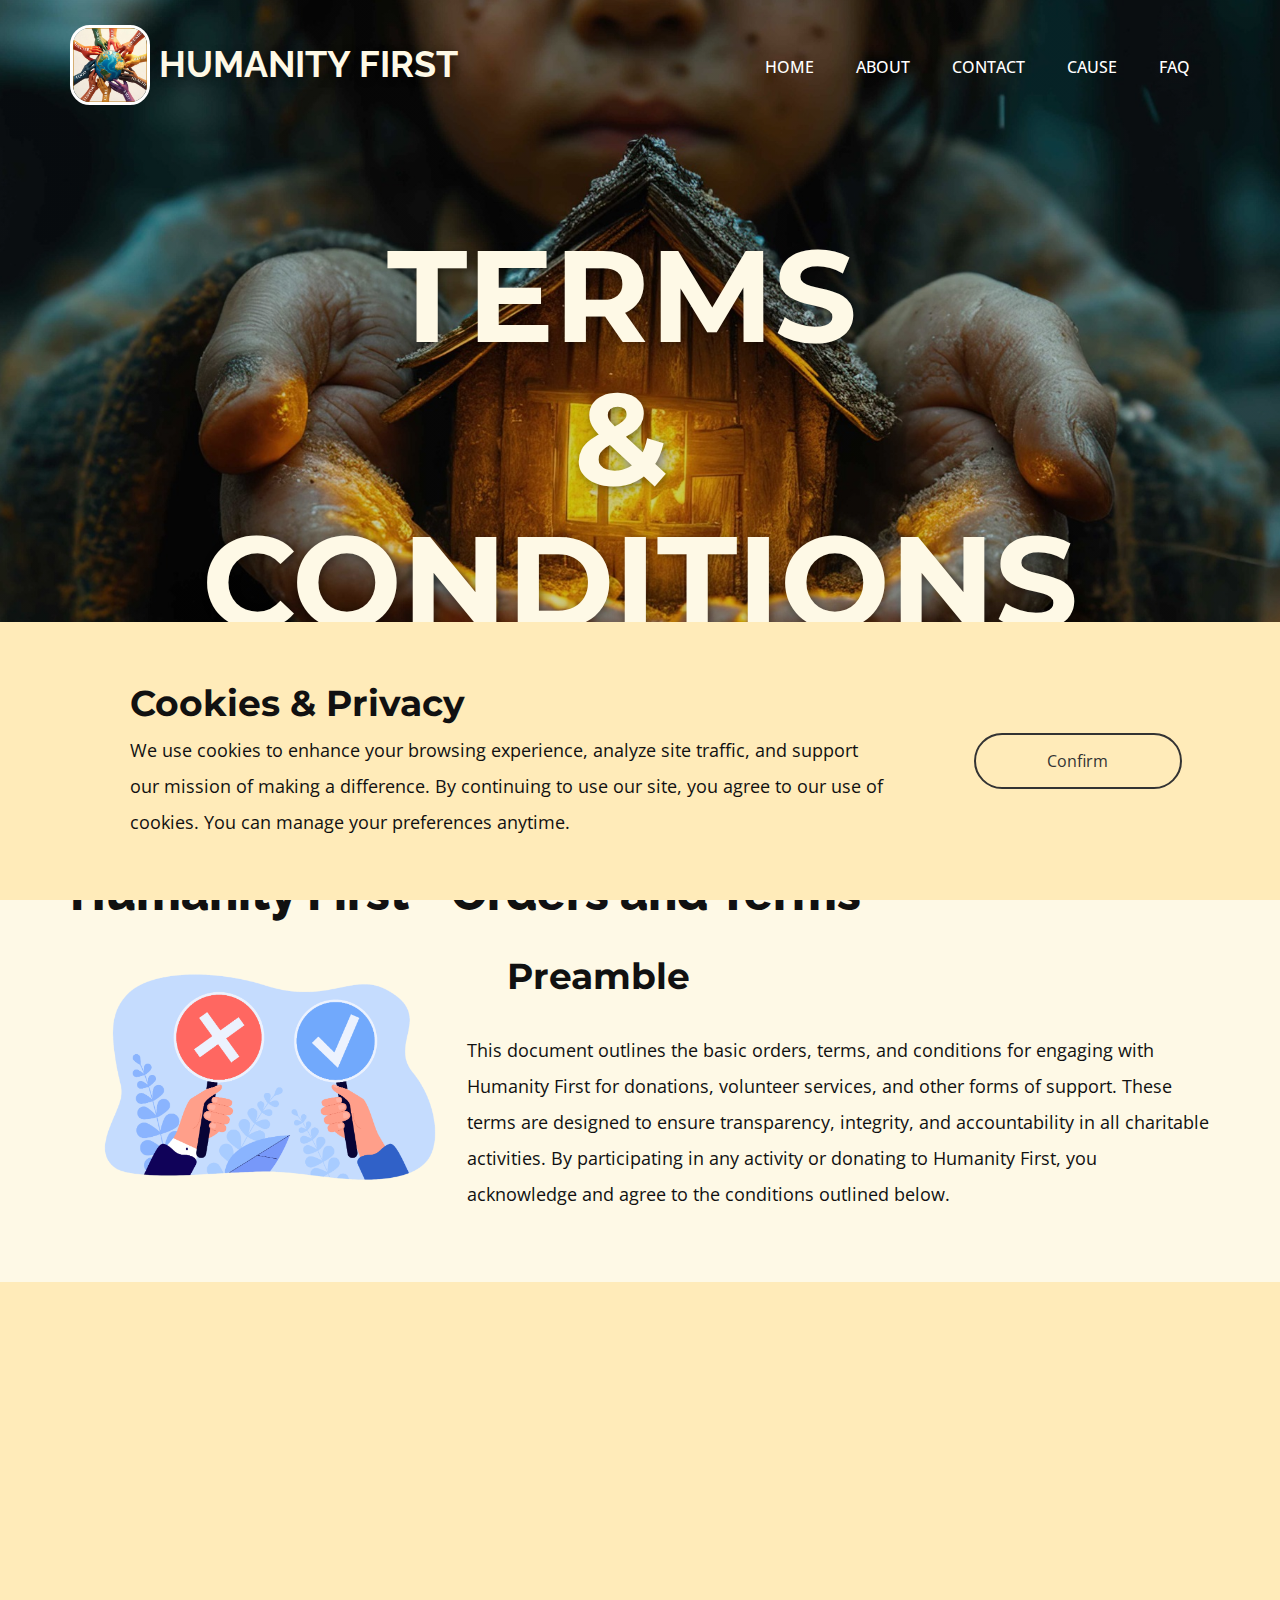
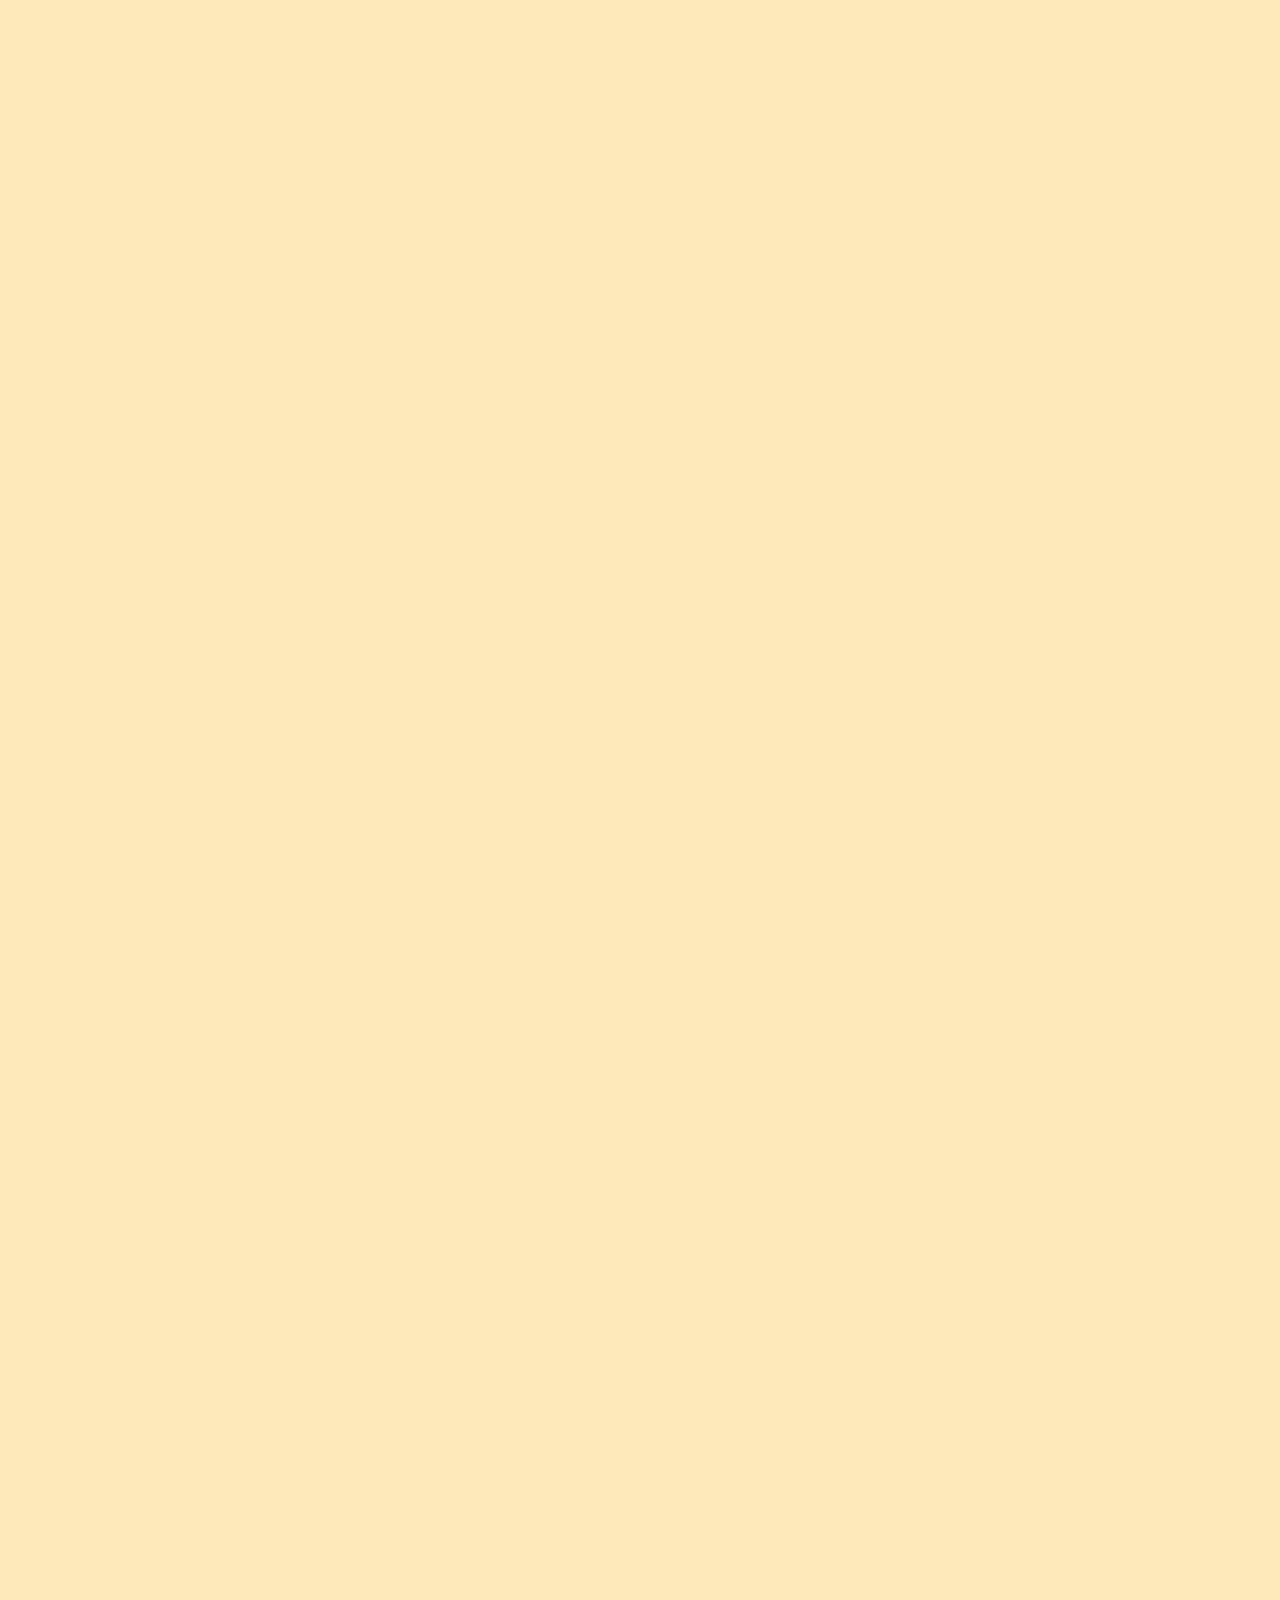
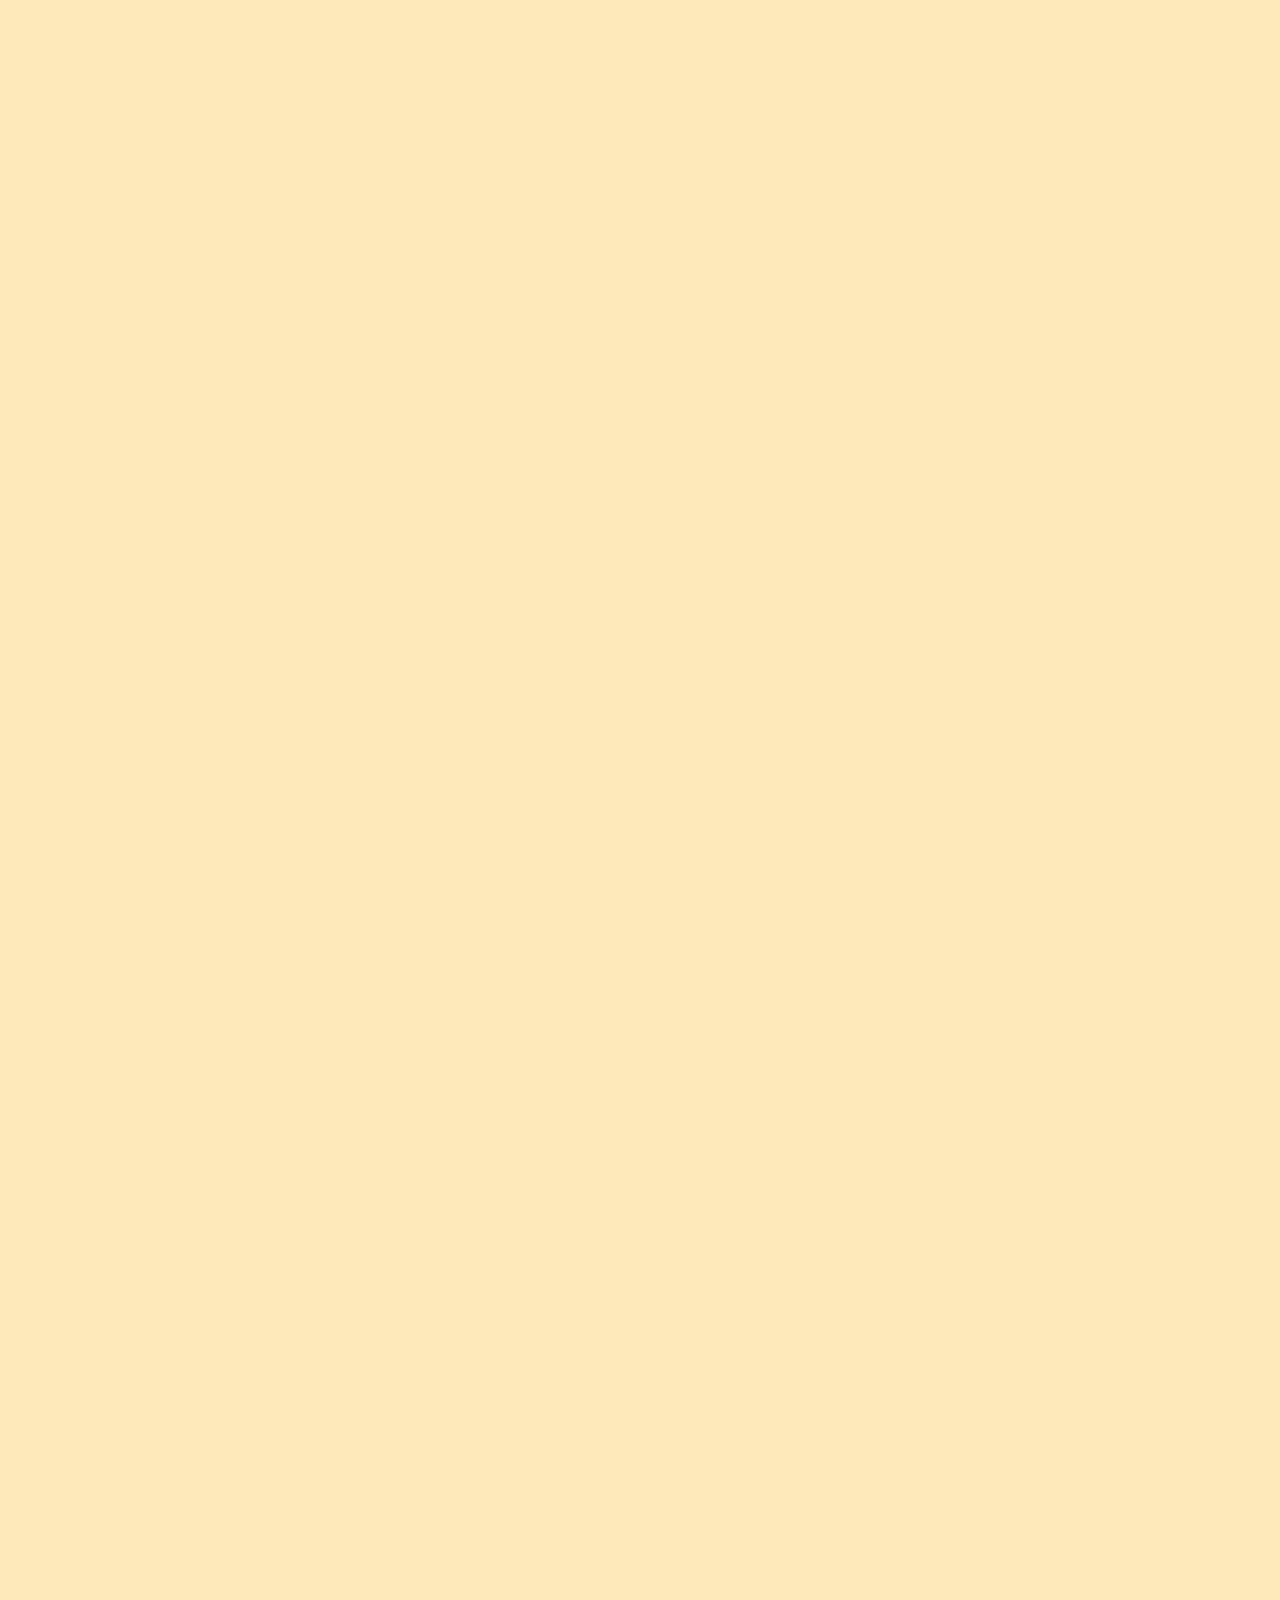
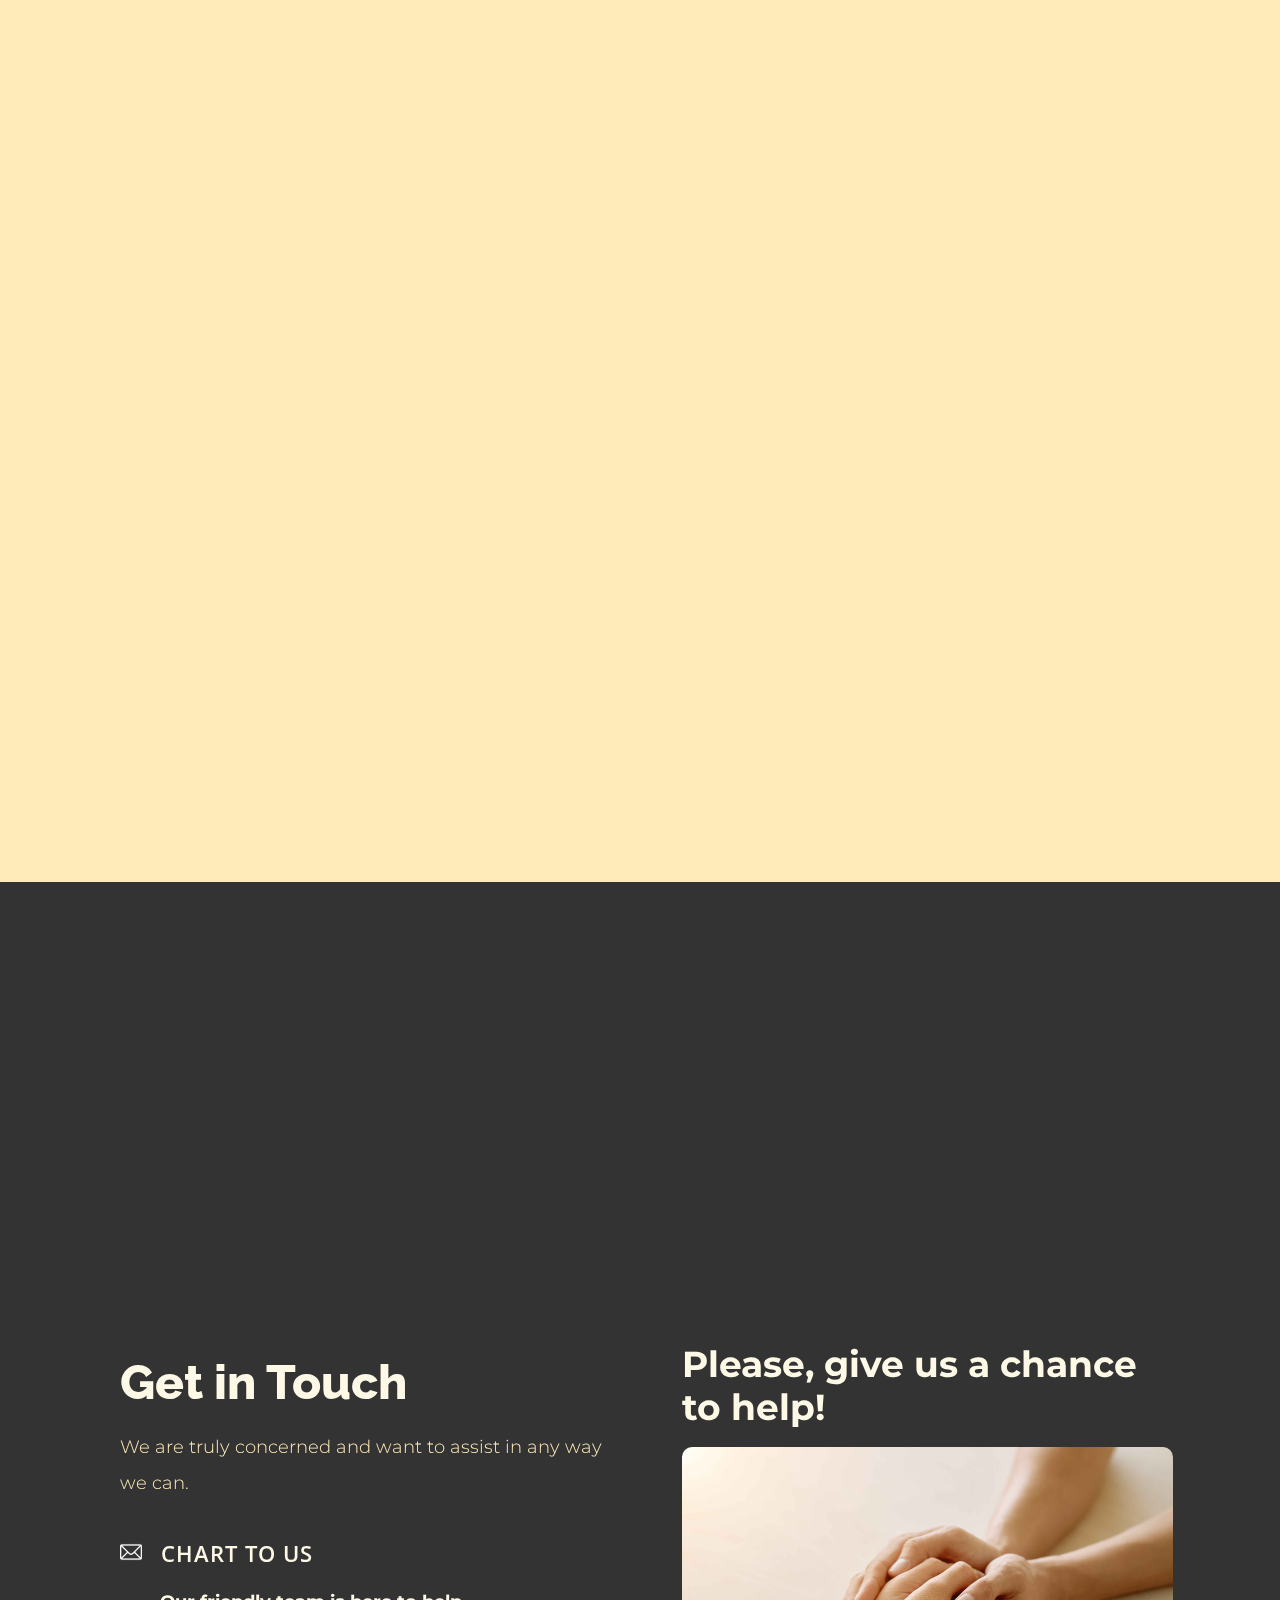
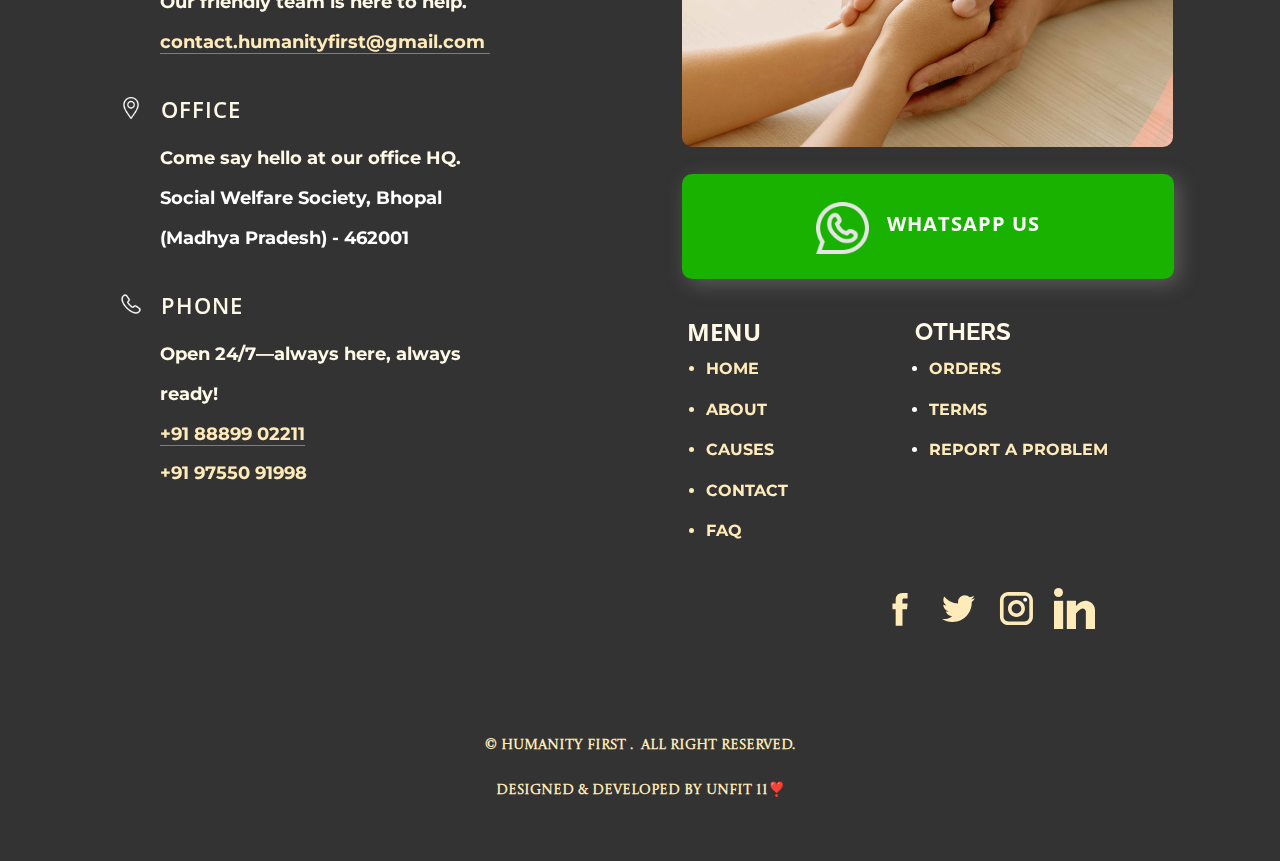
<file: Others.html>
<!DOCTYPE html>
<html style="font-size: 16px;" lang="en-IN"><head>
    <meta name="viewport" content="width=device-width, initial-scale=1.0">
    <meta charset="utf-8">
    <meta name="keywords" content="Humanity First
Nonprofit organization
Humanitarian aid
Charity donations
Volunteer opportunities
Disaster relief
Support education
Help the needy
Community development
Food and medical aid
NGO for social cause
Fundraising campaigns
Global charity work
Social impact initiatives
Empowering communities">
    <meta name="description" content="Humanity First is a global NGO dedicated to humanitarian aid, disaster relief, education, and community development. Join us in making a difference—donate, volunteer, and support our mission to uplift lives worldwide">
    <title>Others</title>
    <link rel="stylesheet" href="nicepage.css" media="screen">
<link rel="stylesheet" href="Others.css" media="screen">
    <script class="u-script" type="text/javascript" src="jquery-1.9.1.min.js" defer=""></script>
    <script class="u-script" type="text/javascript" src="nicepage.js" defer=""></script>
    <meta name="generator" content="Nicepage 7.4.5, nicepage.com">
    <link rel="icon" href="images/favicon.png">
    
    
    
    
    
    
    
    
    
    
    
    
    
    
    <link id="u-theme-google-font" rel="stylesheet" href="https://fonts.googleapis.com/css?family=Montserrat:100,100i,200,200i,300,300i,400,400i,500,500i,600,600i,700,700i,800,800i,900,900i|Open+Sans:300,300i,400,400i,500,500i,600,600i,700,700i,800,800i">
    <link id="u-page-google-font" rel="stylesheet" href="https://fonts.googleapis.com/css?family=Montserrat:100,100i,200,200i,300,300i,400,400i,500,500i,600,600i,700,700i,800,800i,900,900i|Raleway:100,100i,200,200i,300,300i,400,400i,500,500i,600,600i,700,700i,800,800i,900,900i|Open+Sans:300,300i,400,400i,500,500i,600,600i,700,700i,800,800i|Open+Sans:300,300i,400,400i,500,500i,600,600i,700,700i,800,800i|Castoro+Titling:400">
    <script type="application/ld+json">{
		"@context": "http://schema.org",
		"@type": "Organization",
		"name": "Humanity First",
		"sameAs": [
				"https://facebook.com/name",
				"https://twitter.com/name",
				"https://instagram.com/name"
		]
}</script>
    <meta name="theme-color" content="#478ac9">
    <meta name="twitter:site" content="@">
    <meta name="twitter:card" content="summary_large_image">
    <meta name="twitter:title" content="Others">
    <meta name="twitter:description" content="Humanity First">
    <meta property="og:title" content="Others">
    <meta property="og:description" content="Humanity First is a global NGO dedicated to humanitarian aid, disaster relief, education, and community development. Join us in making a difference—donate, volunteer, and support our mission to uplift lives worldwide">
    <meta property="og:type" content="website">
          <meta name="description" content="Humanity First is committed to uplifting communities through acts of kindness, faith, and generosity. From distributing food and warm clothing to supporting mosque construction and fostering spiritual growth, we strive to make a lasting impact. Join us in spreading warmth, faith, and hope.">
        <meta name="keywords" content="NGO, Humanity First, charity, donations, community service, helping the needy, providing food, winter clothing distribution, mosque construction, Quran recitation, faith and resilience, spreading kindness, humanitarian aid">
        <meta property="og:title" content="Humanity First – Spreading Kindness, Faith, and Hope">
    <meta property="og:description" content="Join Humanity First in making a difference—providing food, clothing, and support for faith-based initiatives to uplift communities in need.">
    <meta property="og:image" content="https://humanityfirst.live/path-to-your-featured-image.jpg">
    <meta property="og:url" content="https://humanityfirst.live">
    <meta property="og:type" content="website">
    
<meta name="description" content="Humanity First is committed to uplifting communities through acts of kindness, faith, and generosity. From distributing food and warm clothing to supporting mosque construction and fostering spiritual growth, we strive to make a lasting impact. Join us in spreading warmth, faith, and hope.">

<meta name="keywords" content="NGO, Humanity First, charity, donations, community service, helping the needy, providing food, winter clothing distribution, mosque construction, Quran recitation, faith and resilience, spreading kindness, humanitarian aid">

<meta name="author" content="Humanity First">

<meta property="og:title" content="Humanity First – Spreading Kindness, Faith, and Hope">
<meta property="og:description" content="Join Humanity First in making a difference—providing food, clothing, and support for faith-based initiatives to uplift communities in need.">
<meta property="og:image" content="https://humanityfirst.live/path-to-your-featured-image.jpg">
<meta property="og:url" content="https://humanityfirst.live">
<meta property="og:type" content="website">

<meta name="twitter:card" content="summary_large_image">
<meta name="twitter:title" content="Humanity First – Spreading Kindness, Faith, and Hope">
<meta name="twitter:description" content="Making a difference through charity, donations, and faith-based support. Join us in spreading kindness and hope.">
<meta name="twitter:image" content="https://humanityfirst.live/path-to-your-featured-image.jpg">

<meta name="robots" content="index, follow">

<meta name="theme-color" content="#008080">

<meta name="viewport" content="width=device-width, initial-scale=1.0, maximum-scale=1.0, user-scalable=no">

<meta data-intl-tel-input-cdn-path="intlTelInput/"></head>
  <body data-path-to-root="./" data-include-products="false" class="u-body u-custom-color-5 u-overlap u-overlap-contrast u-overlap-transparent u-xl-mode" data-lang="en"><header class="u-clearfix u-header u-header" id="header"><div class="u-clearfix u-sheet u-sheet-1">
        <img class="u-border-3 u-border-white u-image u-image-round u-preserve-proportions u-radius u-image-1" src="images/HumanityFirst2.png" alt="" data-image-width="1080" data-image-height="1080">
        <h1 class="u-custom-font u-font-raleway u-text u-text-palette-3-light-3 u-text-1">Humanity First</h1>
        <nav class="u-menu u-menu-one-level u-menu-open-right u-offcanvas u-menu-1">
          <div class="menu-collapse" style="font-size: 1rem; letter-spacing: 0px; text-transform: uppercase; font-weight: 500;">
            <a class="u-button-style u-custom-active-color u-custom-border u-custom-border-color u-custom-border-radius u-custom-color u-custom-hover-color u-custom-left-right-menu-spacing u-custom-padding-bottom u-custom-text-active-color u-custom-text-color u-custom-text-hover-color u-custom-top-bottom-menu-spacing u-hamburger-link u-nav-link u-text-active-custom-color-5 u-text-hover-palette-3-dark-3" href="#">
              <svg class="u-svg-link" viewBox="0 0 24 24"><use xlink:href="#menu-hamburger"></use></svg>
              <svg class="u-svg-content" version="1.1" id="menu-hamburger" viewBox="0 0 16 16" x="0px" y="0px" xmlns:xlink="http://www.w3.org/1999/xlink" xmlns="http://www.w3.org/2000/svg"><g><rect y="1" width="16" height="2"></rect><rect y="7" width="16" height="2"></rect><rect y="13" width="16" height="2"></rect>
</g></svg>
            </a>
          </div>
          <div class="u-custom-menu u-nav-container">
            <ul class="u-nav u-spacing-2 u-unstyled u-nav-1"><li class="u-nav-item"><a class="u-active-custom-color-5 u-button-style u-hover-palette-3-light-3 u-nav-link u-radius u-text-active-black u-text-hover-palette-3-dark-2" href="Home.html" style="padding: 10px 20px; --radius: 20px;">Home</a>
</li><li class="u-nav-item"><a class="u-active-custom-color-5 u-button-style u-hover-palette-3-light-3 u-nav-link u-radius u-text-active-black u-text-hover-palette-3-dark-2" href="About.html" style="padding: 10px 20px; --radius: 20px;">About</a>
</li><li class="u-nav-item"><a class="u-active-custom-color-5 u-button-style u-hover-palette-3-light-3 u-nav-link u-radius u-text-active-black u-text-hover-palette-3-dark-2" href="Contact.html" style="padding: 10px 20px; --radius: 20px;">Contact</a>
</li><li class="u-nav-item"><a class="u-active-custom-color-5 u-button-style u-hover-palette-3-light-3 u-nav-link u-radius u-text-active-black u-text-hover-palette-3-dark-2" href="Cause.html" style="padding: 10px 20px; --radius: 20px;">Cause</a>
</li><li class="u-nav-item"><a class="u-active-custom-color-5 u-button-style u-hover-palette-3-light-3 u-nav-link u-radius u-text-active-black u-text-hover-palette-3-dark-2" href="FAQ.html" style="padding: 10px 20px; --radius: 20px;">FAQ</a>
</li></ul>
          </div>
          <div class="u-custom-menu u-nav-container-collapse">
            <div class="u-container-style u-inner-container-layout u-opacity u-opacity-95 u-palette-3-light-3 u-sidenav">
              <div class="u-inner-container-layout u-sidenav-overflow">
                <div class="u-menu-close"></div>
                <ul class="u-align-center u-custom-font u-nav u-popupmenu-items u-unstyled u-nav-2"><li class="u-nav-item"><a class="u-button-style u-nav-link" href="Home.html">Home</a>
</li><li class="u-nav-item"><a class="u-button-style u-nav-link" href="About.html">About</a>
</li><li class="u-nav-item"><a class="u-button-style u-nav-link" href="Contact.html">Contact</a>
</li><li class="u-nav-item"><a class="u-button-style u-nav-link" href="Cause.html">Cause</a>
</li><li class="u-nav-item"><a class="u-button-style u-nav-link" href="FAQ.html">FAQ</a>
</li></ul>
              </div>
            </div>
            <div class="u-black u-menu-overlay u-opacity u-opacity-70"></div>
          </div>
        </nav>
      </div></header>
    <section class="skrollable u-clearfix u-image u-parallax u-shading u-section-1" id="block-1" data-image-width="4610" data-image-height="3073">
      <div class="u-clearfix u-sheet u-sheet-1">
        <h1 class="u-align-center u-text u-text-default u-text-palette-3-light-3 u-text-1" data-animation-name="flipIn" data-animation-duration="1000" data-animation-delay="0" data-animation-direction="X">Terms&nbsp;<br>&amp;&nbsp;<br>Conditions
        </h1>
      </div>
    </section>
    <section class="u-align-left u-clearfix u-container-align-left u-palette-3-light-3 u-section-2" id="block-2">
      <div class="u-clearfix u-sheet u-valign-middle u-sheet-1">
        <div class="fr-view u-clearfix u-rich-text u-text u-text-1">
          <h2 style="text-align: left;">Humanity First - Orders and Terms</h2>
          <h3 style="text-align: left;">
            <span style="line-height: 2.0;">
              <img align="center" style="width: 382px;" class="fr-dii fr-fic fr-fil" src="images/27572576_Handsholdingsignswithcrossandcheckmark-Photoroom.png" width="570">&nbsp; &nbsp;
            </span>Preamble
          </h3>
          <p style="text-align: left;">This document outlines the basic orders, terms, and conditions for engaging with Humanity First for donations, volunteer services, and other forms of support. These terms are designed to ensure transparency, integrity, and accountability in all charitable activities. By participating in any activity or donating to Humanity First, you acknowledge and agree to the conditions outlined below.</p>
        </div>
      </div>
    </section>
    <section class="u-clearfix u-custom-color-5 u-section-3" id="block-3">
      <div class="u-clearfix u-sheet u-valign-middle u-sheet-1">
        <div class="u-container-style u-expanded-width u-group u-group-1" data-animation-name="customAnimationIn" data-animation-duration="1000" data-animation-delay="0" data-animation-direction="">
          <div class="u-container-layout u-container-layout-1">
            <h3 class="u-text u-text-default u-text-1"> 1. General Orders</h3>
            <p class="u-custom-font u-font-raleway u-text u-text-default u-text-2">
              <span style="font-weight: 700;">1.1 Acceptance of Terms and Conditions</span> All donations, volunteering, and other support provided to Humanity First are subject to these terms and conditions. By engaging with us, you are agreeing to these terms.
            </p>
            <p class="u-custom-font u-font-raleway u-text u-text-default u-text-3">
              <span style="font-weight: 700;">1.2 Purpose of Contributions</span> All contributions (financial or in-kind) are designated for the charitable purposes outlined by Humanity First in its mission statement. Contributions will be allocated towards programs that support humanitarian aid, disaster relief, educational initiatives, and poverty alleviation.
            </p>
            <p class="u-custom-font u-font-raleway u-text u-text-default u-text-4">1.3 Rights and Responsibilities Humanity First reserves the right to:</p>
            <ul class="u-text u-text-default u-text-5">
              <li>Use donated funds as per its established goals.&nbsp;</li>
              <li>Acknowledge donors in promotional materials, unless otherwise requested.&nbsp;</li>
              <li>Refuse donations that do not align with the organization's mission or legal frameworks.&nbsp;</li>
              <li>Ensure that all donations are used efficiently and transparently.</li>
            </ul>
            <p class="u-custom-font u-font-raleway u-text u-text-default u-text-6">Donors and volunteers are responsible for ensuring that their contributions are appropriate and do not violate any legal or ethical standards.</p>
          </div>
        </div>
      </div>
    </section>
    <section class="u-clearfix u-custom-color-5 u-section-4" id="sec-5f96">
      <div class="u-clearfix u-sheet u-valign-middle u-sheet-1">
        <div class="u-container-style u-expanded-width u-group u-group-1" data-animation-name="customAnimationIn" data-animation-duration="1000" data-animation-delay="0">
          <div class="u-container-layout u-container-layout-1">
            <h3 class="u-text u-text-default u-text-1"> 2. Donation Orders</h3>
            <p class="u-custom-font u-font-raleway u-text u-text-default u-text-2"> 2.1 Types of Donations</p>
            <ul class="u-text u-text-default u-text-3">
              <li> Monetary Donations: Cash, check, or bank transfer donations are accepted. Donations can be one-time or recurring (monthly, quarterly, annually).</li>
              <li>In-kind Donations: Goods or services provided to support our initiatives (e.g., clothing, food, medical supplies, or professional services).</li>
              <li>Planned Giving: Donations made through wills or other planned mechanisms.</li>
            </ul>
            <p class="u-custom-font u-font-raleway u-text u-text-default u-text-4"> 2.2 Processing of Donations</p>
            <ul class="u-text u-text-default u-text-5">
              <li> Donations are processed through Humanity First’s secure payment platforms. All financial donations will receive a receipt acknowledging the amount and the charitable purpose for tax deduction purposes (where applicable).</li>
            </ul>
            <p class="u-custom-font u-font-raleway u-text u-text-default u-text-6">2.3 Refund Policy </p>
            <ul class="u-text u-text-default u-text-7">
              <li>Donations are generally non-refundable once processed. However, if a donation was made in error or under duress, Humanity First may consider refunds on a case-by-case basis. Refund requests must be made within 30 days of the transaction. </li>
            </ul>
          </div>
        </div>
      </div>
    </section>
    <section class="u-clearfix u-custom-color-5 u-section-5" id="sec-4c25">
      <div class="u-clearfix u-sheet u-valign-middle u-sheet-1">
        <div class="u-container-style u-expanded-width u-group u-group-1" data-animation-name="customAnimationIn" data-animation-duration="1000" data-animation-delay="0">
          <div class="u-container-layout u-container-layout-1">
            <h3 class="u-text u-text-default u-text-1"> 3. Volunteer Engagement</h3>
            <p class="u-custom-font u-font-raleway u-text u-text-default u-text-2"> 3.1 Volunteer Registration</p>
            <ul class="u-text u-text-default u-text-3">
              <li> Volunteers are required to fill out a registration form to participate in any program or event organized by Humanity First. The form will collect necessary personal details, background information, and preferred volunteer roles.</li>
            </ul>
            <p class="u-custom-font u-font-raleway u-text u-text-default u-text-4"> 3.2 Volunteer Roles and Responsibilities</p>
            <ul class="u-text u-text-default u-text-5">
              <li> Volunteers must act with integrity, respect, and professionalism in all engagements. Volunteers are expected to abide by the guidelines of each specific program they are assigned to.</li>
              <li>Volunteers will be briefed on tasks, locations, and other essential information before they are deployed to any humanitarian efforts.</li>
            </ul>
            <p class="u-custom-font u-font-raleway u-text u-text-default u-text-6"> 3.3 Volunteer Conduct </p>
            <ul class="u-text u-text-default u-text-7">
              <li> Volunteers must refrain from behavior that could harm the reputation of Humanity First, including discriminatory practices, unethical conduct, or failure to follow safety and operational guidelines.</li>
              <li>Any violation of volunteer conduct may result in dismissal from the volunteer program.</li>
            </ul>
          </div>
        </div>
      </div>
    </section>
    <section class="u-clearfix u-custom-color-5 u-section-6" id="sec-79c2">
      <div class="u-clearfix u-sheet u-valign-middle u-sheet-1">
        <div class="u-container-style u-expanded-width u-group u-group-1" data-animation-name="customAnimationIn" data-animation-duration="1000" data-animation-delay="0">
          <div class="u-container-layout u-container-layout-1">
            <h3 class="u-text u-text-default u-text-1"> 4. Exceptions to Orders</h3>
            <p class="u-custom-font u-font-raleway u-text u-text-default u-text-2"> 4.1 Exemption for Donors</p>
            <ul class="u-text u-text-default u-text-3">
              <li> In exceptional cases, donors may be exempted from some clauses in the donation order, such as acknowledgement requests, based on personal or privacy concerns.</li>
              <li>Requests for anonymity or confidentiality regarding donations will be honored by Humanity First, subject to legal and regulatory requirements.</li>
            </ul>
            <p class="u-custom-font u-font-raleway u-text u-text-default u-text-4"> 4.2 Emergency Fund Allocation</p>
            <ul class="u-text u-text-default u-text-5">
              <li> In the event of urgent humanitarian crises (such as natural disasters or conflicts), Humanity First may reallocate donations to meet immediate needs. Donors will be informed, where possible, of such reallocations.</li>
            </ul>
            <p class="u-custom-font u-font-raleway u-text u-text-default u-text-6"> 4.3 Exceptions for Volunteers </p>
            <ul class="u-text u-text-default u-text-7">
              <li> Humanity First may adjust volunteer duties or schedules due to emergency requirements or unforeseen circumstances. In such cases, volunteers will be given reasonable notice of changes.</li>
            </ul>
          </div>
        </div>
      </div>
    </section>
    <section class="u-clearfix u-custom-color-5 u-section-7" id="sec-d52e">
      <div class="u-clearfix u-sheet u-valign-middle u-sheet-1">
        <div class="u-container-style u-expanded-width u-group u-group-1" data-animation-name="customAnimationIn" data-animation-duration="1000" data-animation-delay="0">
          <div class="u-container-layout u-container-layout-1">
            <h3 class="u-text u-text-default u-text-1"> 5. Legal and Ethical Compliance</h3>
            <p class="u-custom-font u-font-raleway u-text u-text-default u-text-2"> 5.1 Compliance with Laws</p>
            <p class="u-text u-text-default u-text-3"> All activities conducted by Humanity First, including donations and volunteer work, will comply with local and international laws, including those governing charitable activities, tax laws, and data protection.</p>
            <p class="u-custom-font u-font-raleway u-text u-text-default u-text-4"> 5.2 Privacy and Data Protection</p>
            <p class="u-text u-text-default u-text-5"> Humanity First respects the privacy of its supporters, volunteers, and beneficiaries. Personal data provided during registration, donation, or participation will be handled in accordance with data protection laws. This includes ensuring secure storage and processing of sensitive information.</p>
          </div>
        </div>
      </div>
    </section>
    <section class="u-clearfix u-custom-color-5 u-section-8" id="sec-f4c7">
      <div class="u-clearfix u-sheet u-valign-middle u-sheet-1">
        <div class="u-container-style u-expanded-width u-group u-group-1" data-animation-name="customAnimationIn" data-animation-duration="1000" data-animation-delay="0">
          <div class="u-container-layout u-container-layout-1">
            <h3 class="u-text u-text-default u-text-1"> 6. Termination of Agreement</h3>
            <p class="u-custom-font u-font-raleway u-text u-text-default u-text-2">6.1 Withdrawal of Support </p>
            <p class="u-custom-font u-font-raleway u-text u-text-default u-text-3">Donors or volunteers have the right to withdraw support at any time, except for donations that have already been processed. Requests for withdrawal must be submitted in writing to Humanity First.&nbsp;</p>
            <p class="u-custom-font u-font-raleway u-text u-text-default u-text-4">6.2 Termination of Volunteer Engagement</p>
            <p class="u-custom-font u-font-raleway u-text u-text-default u-text-5">Humanity First reserves the right to terminate volunteer participation if the volunteer does not adhere to the terms and conduct expected by the organization. </p>
          </div>
        </div>
      </div>
    </section>
    <section class="u-clearfix u-custom-color-5 u-section-9" id="sec-c615">
      <div class="u-clearfix u-sheet u-valign-middle u-sheet-1">
        <div class="u-container-style u-expanded-width u-group u-group-1" data-animation-name="customAnimationIn" data-animation-duration="1000" data-animation-delay="0">
          <div class="u-container-layout u-container-layout-1">
            <h3 class="u-text u-text-default u-text-1"> 7. Dispute Resolution</h3>
            <p class="u-custom-font u-font-raleway u-text u-text-default u-text-2"> 7.1 Disputes </p>
            <p class="u-custom-font u-font-raleway u-text u-text-default u-text-3"> Any disputes or concerns related to donations, volunteer engagement, or other charitable activities should be directed to Humanity First via the official contact methods. We are committed to resolving issues amicably and fairly.</p>
            <p class="u-custom-font u-font-raleway u-text u-text-default u-text-4"> 7.2 Mediation</p>
            <p class="u-custom-font u-font-raleway u-text u-text-default u-text-5"> In the event that a dispute cannot be resolved through direct communication, the parties may agree to seek mediation or arbitration, as applicable. </p>
          </div>
        </div>
      </div>
    </section>
    <section class="u-clearfix u-custom-color-5 u-section-10" id="block-4">
      <div class="u-clearfix u-sheet u-valign-middle u-sheet-1">
        <h3 class="u-text u-text-default u-text-1" data-animation-name="customAnimationIn" data-animation-duration="1000" data-animation-delay="0">8. Amendment of Terms </h3>
        <p class="u-custom-font u-font-raleway u-text u-text-default u-text-2" data-animation-name="customAnimationIn" data-animation-duration="1000" data-animation-delay="0">Humanity First reserves the right to amend these orders and terms at any time. Any updates will be communicated to all donors, volunteers, and stakeholders via email or official channels. </p>
      </div>
    </section>
    <section class="u-clearfix u-custom-color-5 u-section-11" id="block-5">
      <div class="u-clearfix u-sheet u-valign-middle u-sheet-1">
        <h3 class="u-text u-text-default u-text-1" data-animation-name="customAnimationIn" data-animation-duration="1000" data-animation-delay="0">Conclusion </h3>
        <p class="u-custom-font u-font-raleway u-text u-text-default u-text-2" data-animation-name="customAnimationIn" data-animation-duration="1000" data-animation-delay="0">By engaging with Humanity First as a donor or volunteer, you are contributing to a global cause that seeks to uplift those in need. We appreciate your support and commitment to our mission. Should you have any questions or need further clarification, do not hesitate to reach out to our team. </p>
      </div>
    </section>
    <section class="u-align-center u-clearfix u-container-align-center u-grey-80 u-section-12" id="sec-5f0f">
      <div class="u-custom-color-5 u-expanded-width u-shape u-shape-rectangle u-shape-1"></div>
      <div class="u-align-center-xs u-container-style u-group u-palette-3-light-3 u-radius u-shape-round u-group-1" data-animation-name="customAnimationIn" data-animation-duration="1000" data-animation-delay="0">
        <div class="u-container-layout u-valign-middle-lg u-valign-middle-md u-valign-middle-sm u-valign-middle-xl u-container-layout-1">
          <h1 class="u-align-center u-custom-font u-font-source-sans-pro u-text u-text-default u-text-1">Donate Now</h1>
          <div class="u-container-align-center u-container-style u-group u-group-2">
            <div class="u-container-layout">
              <a href="#" class="u-align-center u-border-5 u-border-active-palette-2-light-2 u-border-hover-palette-2-light-2 u-border-palette-2-light-3 u-btn u-btn-round u-button-style u-custom-color-5 u-radius-9 u-btn-1">
                <span class="u-file-icon u-icon u-text-grey-90 u-icon-1"><img src="images/84341-2a42c165.png" alt=""></span>&nbsp;Call Us
              </a>
              <a href="#" class="u-align-center u-border-5 u-border-active-palette-2-light-2 u-border-hover-palette-2-light-2 u-border-palette-2-light-3 u-btn u-btn-round u-button-style u-custom-color-5 u-radius-9 u-btn-2">
                <span class="u-file-icon u-icon u-text-grey-90"><img src="images/3799866-c6568eec.png" alt=""></span>&nbsp;WhatsApp Us<br>
              </a>
            </div>
          </div>
          <p class="u-align-center-lg u-align-center-md u-align-center-sm u-align-center-xl u-text u-text-2">Connect us and be a part of us!</p>
        </div>
      </div>
    </section>
    
    
    
    <footer class="u-align-center u-clearfix u-container-align-center u-footer u-grey-80 u-footer" id="footer"><div class="u-clearfix u-sheet u-sheet-1">
        <div class="data-layout-selected u-clearfix u-expanded-width u-gutter-10 u-layout-wrap u-radius u-layout-wrap-1">
          <div class="u-layout">
            <div class="u-layout-row">
              <div class="u-align-left u-container-align-left u-container-align-left-lg u-container-align-left-md u-container-align-left-xl u-container-style u-grey-80 u-layout-cell u-radius u-shape-round u-size-30 u-layout-cell-1" data-animation-name="pulse" data-animation-duration="1000" data-animation-delay="0" data-animation-direction="">
                <div class="u-container-layout u-container-layout-1">
                  <h2 class="u-text u-text-default u-text-palette-3-light-3 u-text-1">Get in Touch</h2>
                  <p class="u-custom-font u-font-montserrat u-text u-text-custom-color-5 u-text-default u-text-2">We are truly concerned and want to assist in any way we can. </p>
                  <div class="u-expanded-width-sm u-expanded-width-xs u-list u-list-1">
                    <div class="u-repeater u-repeater-1">
                      <div class="u-container-style u-list-item u-repeater-item u-shape-rectangle">
                        <div class="u-container-layout u-similar-container u-valign-top u-container-layout-2">
                          <span class="u-file-icon u-icon u-text-white u-icon-1"><img src="images/646094-23388df3.png" alt=""></span>
                          <h5 class="u-text u-text-palette-3-light-3 u-text-3">Chart to us</h5>
                          <p class="u-custom-font u-font-montserrat u-text u-text-palette-3-light-3 u-text-4">Our friendly team is h​ere to help.<br>
                            <a href="#" class="u-active-none u-border-1 u-border-active-palette-3-base u-border-hover-palette-3-base u-border-no-left u-border-no-right u-border-no-top u-border-palette-1-base u-bottom-left-radius-0 u-bottom-right-radius-0 u-btn u-button-link u-button-style u-hover-none u-none u-radius-0 u-text-active-custom-color-5 u-text-custom-color-5 u-text-hover-custom-color-5 u-top-left-radius-0 u-top-right-radius-0 u-btn-1"> contact.humanityfirst@gmail.com&nbsp;<br>
                            </a>
                          </p>
                        </div>
                      </div>
                      <div class="u-container-style u-list-item u-repeater-item u-shape-rectangle">
                        <div class="u-container-layout u-similar-container u-valign-top u-container-layout-3">
                          <span class="u-file-icon u-icon u-text-white u-icon-2"><img src="images/2838912-49358f0d.png" alt=""></span>
                          <h5 class="u-text u-text-palette-3-light-3 u-text-5">Office</h5>
                          <p class="u-custom-font u-font-montserrat u-text u-text-palette-3-light-3 u-text-6"> Come say hello at our office HQ.<br>
                            <a href="#" class="u-active-none u-border-none u-btn u-button-link u-button-style u-hover-none u-none u-text-body-alt-color u-btn-2"> Social Welfare Society, Bhopal<br>(Madhya Pradesh) - 462001
                            </a>
                            <br>
                          </p>
                        </div>
                      </div>
                      <div class="u-container-style u-list-item u-repeater-item u-shape-rectangle">
                        <div class="u-container-layout u-similar-container u-valign-top u-container-layout-4">
                          <span class="u-file-icon u-icon u-text-white u-icon-3"><img src="images/8066424-eec24b29.png" alt=""></span>
                          <h5 class="u-text u-text-palette-3-light-3 u-text-7">Phone</h5>
                          <p class="u-custom-font u-font-montserrat u-text u-text-palette-3-light-3 u-text-8"> Open 24/7—always here, always ready!<br>
                            <a href="#" class="u-active-none u-border-1 u-border-active-palette-3-base u-border-hover-palette-3-base u-border-no-left u-border-no-right u-border-no-top u-border-palette-1-base u-btn u-button-link u-button-style u-hover-none u-none u-text-active-custom-color-5 u-text-custom-color-5 u-text-hover-custom-color-5 u-btn-3" data-animation-name="" data-animation-duration="0" data-animation-delay="0" data-animation-direction="">+91 88899 02211</a>
                            <br>
                            <a href="tel:+91 97550 91998" class="u-active-none u-border-none u-btn u-button-link u-button-style u-hover-none u-none u-text-custom-color-5 u-btn-4">+91 97550 91998</a>
                          </p>
                        </div>
                      </div>
                    </div>
                  </div>
                </div>
              </div>
              <div class="u-align-left u-container-align-left u-container-style u-layout-cell u-radius u-shape-round u-size-30 u-layout-cell-2" data-animation-name="pulse" data-animation-duration="1000" data-animation-delay="0" data-animation-direction="">
                <div class="u-container-layout u-container-layout-5">
                  <h3 class="u-align-left u-text u-text-palette-3-light-3 u-text-9"> Please, give us a chance to help!</h3>
                  <img class="u-align-left u-expanded-width u-image u-image-round u-radius u-image-1" src="images/hands-anonymous-supportive-friend-holding-hands-woman1.jpg" alt="" data-image-width="7360" data-image-height="4912">
                  <a href="https://wa.me/+91 8889902211" class="u-active-white u-align-left u-border-none u-btn u-button-style u-custom-color-3 u-hover-custom-color-4 u-radius u-text-active-black u-text-hover-white u-text-white u-btn-5">
                    <span class="u-file-icon u-icon u-text-grey-10 u-icon-4"><img src="images/3781677-5236b077.png" alt=""></span>&nbsp; &nbsp;Whatsapp Us
                  </a>
                </div>
              </div>
            </div>
          </div>
        </div>
        <div class="data-layout-selected u-align-right u-clearfix u-expanded-width-sm u-expanded-width-xs u-layout-wrap u-layout-wrap-2">
          <div class="u-layout">
            <div class="u-layout-col">
              <div class="u-size-40">
                <div class="u-layout-row">
                  <div class="u-container-style u-layout-cell u-size-25 u-layout-cell-3">
                    <div class="u-container-layout u-valign-bottom-xs u-container-layout-6">
                      <p class="u-spacing-0 u-text u-text-palette-3-light-3 u-text-10">Menu</p>
                      <ul class="u-custom-font u-font-montserrat u-spacing-15 u-text u-text-custom-color-5 u-text-11">
                        <li>
                          <a href="Home.html#carousel_6a69" data-page-id="48895843" class="u-active-none u-border-none u-btn u-button-link u-button-style u-hover-none u-none u-text-custom-color-5 u-btn-6">Home</a>
                        </li>
                        <li>
                          <a href="About.html#sec-b4ad" data-page-id="90675667" class="u-active-none u-border-none u-btn u-button-link u-button-style u-hover-none u-none u-text-custom-color-5 u-text-hover-custom-color-5 u-btn-7">About</a>
                        </li>
                        <li>
                          <a href="Cause.html#sec-c9d4" data-page-id="1574425178" class="u-active-none u-border-none u-btn u-button-link u-button-style u-hover-none u-none u-text-custom-color-5 u-btn-8">Causes</a>
                        </li>
                        <li>
                          <a href="#" class="u-active-none u-border-none u-btn u-button-link u-button-style u-hover-none u-none u-text-custom-color-5 u-btn-9">Contact</a>
                        </li>
                        <li>
                          <a href="Others.html#block-1" data-page-id="77936926" class="u-active-none u-border-none u-btn u-button-link u-button-style u-hover-none u-none u-text-custom-color-5 u-btn-10">FAQ</a>
                        </li>
                      </ul>
                    </div>
                  </div>
                  <div class="u-container-style u-layout-cell u-size-35 u-layout-cell-4">
                    <div class="u-container-layout u-container-layout-7">
                      <p class="u-custom-font u-font-raleway u-spacing-0 u-text u-text-palette-3-light-3 u-text-12">Others</p>
                      <ul class="u-custom-font u-font-montserrat u-spacing-15 u-text u-text-13">
                        <li>
                          <a href="Others.html#block-2" data-page-id="77936926" class="u-active-none u-border-none u-btn u-button-link u-button-style u-hover-none u-none u-text-custom-color-5 u-btn-11" target="_blank">Orders</a>
                        </li>
                        <li>
                          <a href="Others.html#block-3" data-page-id="77936926" class="u-active-none u-border-none u-btn u-button-link u-button-style u-hover-none u-none u-text-custom-color-5 u-btn-12">Terms</a>
                        </li>
                        <li>
                          <a href="Others.html#sec-c615" data-page-id="77936926" class="u-active-none u-border-none u-btn u-button-link u-button-style u-hover-none u-none u-text-custom-color-5 u-btn-13">Report a Problem</a>
                        </li>
                      </ul>
                    </div>
                  </div>
                </div>
              </div>
              <div class="u-size-20">
                <div class="u-layout-row">
                  <div class="u-container-style u-layout-cell u-size-21 u-layout-cell-5">
                    <div class="u-container-layout u-container-layout-8"></div>
                  </div>
                  <div class="u-container-style u-layout-cell u-size-39 u-layout-cell-6">
                    <div class="u-container-layout u-valign-middle u-container-layout-9">
                      <div class="u-social-icons u-spacing-17 u-social-icons-1">
                        <a class="u-social-url" title="facebook" target="_blank" href="https://facebook.com/name">
                          <span class="u-icon u-social-facebook u-social-icon u-text-custom-color-5"><svg class="u-svg-link" preserveAspectRatio="xMidYMin slice" viewBox="0 0 112 112" style=""><use xlink:href="#svg-2e4f"></use></svg><svg class="u-svg-content" viewBox="0 0 112 112" x="0" y="0" id="svg-2e4f"><path fill="currentColor" d="M75.5,28.8H65.4c-1.5,0-4,0.9-4,4.3v9.4h13.9l-1.5,15.8H61.4v45.1H42.8V58.3h-8.8V42.4h8.8V32.2
c0-7.4,3.4-18.8,18.8-18.8h13.8v15.4H75.5z"></path></svg></span>
                        </a>
                        <a class="u-social-url" title="twitter" target="_blank" href="https://twitter.com/name">
                          <span class="u-icon u-social-icon u-social-twitter u-text-custom-color-5"><svg class="u-svg-link" preserveAspectRatio="xMidYMin slice" viewBox="0 0 112 112" style=""><use xlink:href="#svg-c508"></use></svg><svg class="u-svg-content" viewBox="0 0 112 112" x="0" y="0" id="svg-c508"><path fill="currentColor" d="M92.2,38.2c0,0.8,0,1.6,0,2.3c0,24.3-18.6,52.4-52.6,52.4c-10.6,0.1-20.2-2.9-28.5-8.2
	c1.4,0.2,2.9,0.2,4.4,0.2c8.7,0,16.7-2.9,23-7.9c-8.1-0.2-14.9-5.5-17.3-12.8c1.1,0.2,2.4,0.2,3.4,0.2c1.6,0,3.3-0.2,4.8-0.7
	c-8.4-1.6-14.9-9.2-14.9-18c0-0.2,0-0.2,0-0.2c2.5,1.4,5.4,2.2,8.4,2.3c-5-3.3-8.3-8.9-8.3-15.4c0-3.4,1-6.5,2.5-9.2
	c9.1,11.1,22.7,18.5,38,19.2c-0.2-1.4-0.4-2.8-0.4-4.3c0.1-10,8.3-18.2,18.5-18.2c5.4,0,10.1,2.2,13.5,5.7c4.3-0.8,8.1-2.3,11.7-4.5
	c-1.4,4.3-4.3,7.9-8.1,10.1c3.7-0.4,7.3-1.4,10.6-2.9C98.9,32.3,95.7,35.5,92.2,38.2z"></path></svg></span>
                        </a>
                        <a class="u-social-url" title="instagram" target="_blank" href="https://instagram.com/name">
                          <span class="u-icon u-social-icon u-social-instagram u-text-custom-color-5"><svg class="u-svg-link" preserveAspectRatio="xMidYMin slice" viewBox="0 0 112 112" style=""><use xlink:href="#svg-9d85"></use></svg><svg class="u-svg-content" viewBox="0 0 112 112" x="0" y="0" id="svg-9d85"><path fill="currentColor" d="M55.9,32.9c-12.8,0-23.2,10.4-23.2,23.2s10.4,23.2,23.2,23.2s23.2-10.4,23.2-23.2S68.7,32.9,55.9,32.9z
	 M55.9,69.4c-7.4,0-13.3-6-13.3-13.3c-0.1-7.4,6-13.3,13.3-13.3s13.3,6,13.3,13.3C69.3,63.5,63.3,69.4,55.9,69.4z"></path><path fill="#FFFFFF" d="M79.7,26.8c-3,0-5.4,2.5-5.4,5.4s2.5,5.4,5.4,5.4c3,0,5.4-2.5,5.4-5.4S82.7,26.8,79.7,26.8z"></path><path fill="currentColor" d="M78.2,11H33.5C21,11,10.8,21.3,10.8,33.7v44.7c0,12.6,10.2,22.8,22.7,22.8h44.7c12.6,0,22.7-10.2,22.7-22.7
	V33.7C100.8,21.1,90.6,11,78.2,11z M91,78.4c0,7.1-5.8,12.8-12.8,12.8H33.5c-7.1,0-12.8-5.8-12.8-12.8V33.7
	c0-7.1,5.8-12.8,12.8-12.8h44.7c7.1,0,12.8,5.8,12.8,12.8V78.4z"></path></svg></span>
                        </a>
                        <a class="u-social-url" target="_blank" data-type="Custom" title="Custom" href="">
                          <span class="u-icon u-social-custom u-social-icon u-text-custom-color-5 u-icon-8"><svg class="u-svg-link" preserveAspectRatio="xMidYMin slice" viewBox="0 0 512 512" style=""><use xlink:href="#svg-ff0d"></use></svg><svg class="u-svg-content" viewBox="0 0 512 512" x="0px" y="0px" id="svg-ff0d" style="enable-background:new 0 0 512 512;"><g><g><rect y="160" width="114.496" height="352"></rect>
</g>
</g><g><g><path d="M426.368,164.128c-1.216-0.384-2.368-0.8-3.648-1.152c-1.536-0.352-3.072-0.64-4.64-0.896    c-6.08-1.216-12.736-2.08-20.544-2.08c-66.752,0-109.088,48.544-123.04,67.296V160H160v352h114.496V320    c0,0,86.528-120.512,123.04-32c0,79.008,0,224,0,224H512V274.464C512,221.28,475.552,176.96,426.368,164.128z"></path>
</g>
</g><g><g><circle cx="56" cy="56" r="56"></circle>
</g>
</g></svg></span>
                        </a>
                      </div>
                    </div>
                  </div>
                </div>
              </div>
            </div>
          </div>
        </div>
        <p class="u-align-center-xs u-custom-font u-small-text u-text u-text-custom-color-5 u-text-variant u-text-14"><b style="">© Humanity First .&nbsp;</b>
          <span style="font-weight: 700;">All Right Reserved.</span>
          <br>
          <br>
          <span style="font-weight: 700;">Designed &amp; Developed by Unfit 11❣️</span>
        </p>
      </div></footer><section class="u-align-center u-clearfix u-container-align-center u-cookies-consent u-custom-color-5 u-cookies-consent" id="gdpr">
      <div class="u-clearfix u-sheet u-valign-middle u-sheet-1">
        <div class="data-layout-selected u-clearfix u-expanded-width u-layout-wrap u-layout-wrap-1">
          <div class="u-gutter-0 u-layout">
            <div class="u-layout-row">
              <div class="u-container-style u-layout-cell u-left-cell u-size-43-md u-size-43-sm u-size-43-xs u-size-46-lg u-size-46-xl u-layout-cell-1">
                <div class="u-container-layout u-container-layout-1">
                  <h3 class="u-text u-text-default u-text-1">Cookies &amp; Privacy</h3>
                  <p class="u-text u-text-2"> We use cookies to enhance your browsing experience, analyze site traffic, and support our mission of making a difference. By continuing to use our site, you agree to our use of cookies. You can manage your preferences anytime.</p>
                </div>
              </div>
              <div class="u-align-left u-container-style u-layout-cell u-right-cell u-size-14-lg u-size-14-xl u-size-17-md u-size-17-sm u-size-17-xs u-layout-cell-2">
                <div class="u-container-layout u-container-layout-2">
                  <a href="###" class="u-active-grey-80 u-align-center-sm u-align-center-xs u-border-2 u-border-active-grey-80 u-border-grey-80 u-border-hover-grey-80 u-btn u-button-confirm u-button-style u-hover-grey-80 u-none u-btn-1">Confirm</a>
                </div>
              </div>
            </div>
          </div>
        </div>
      </div>
    <style> .u-cookies-consent {
  background-image: none;
}

.u-cookies-consent .u-sheet-1 {
  min-height: 212px;
}

.u-cookies-consent .u-layout-wrap-1 {
  margin-top: 30px;
  margin-bottom: 30px;
}

.u-cookies-consent .u-layout-cell-1 {
  min-height: 218px;
}

.u-cookies-consent .u-container-layout-1 {
  padding: 30px 60px;
}

.u-cookies-consent .u-text-1 {
  margin-top: 0;
  margin-right: 20px;
  margin-bottom: 0;
}

.u-cookies-consent .u-text-2 {
  margin: 7px 0 0;
}

.u-cookies-consent .u-layout-cell-2 {
  min-height: 218px;
}

.u-cookies-consent .u-container-layout-2 {
  padding: 30px;
}

.u-cookies-consent .u-btn-1 {
  background-image: none;
  margin: 51px auto 0;
  padding: 15px 72px 15px 71px;
}

@media (max-width: 1199px) {
  .u-cookies-consent .u-sheet-1 {
    min-height: 131px;
  }

  .u-cookies-consent .u-layout-cell-1 {
    min-height: 180px;
  }

  .u-cookies-consent .u-text-1 {
    margin-right: 0;
  }

  .u-cookies-consent .u-layout-cell-2 {
    min-height: 254px;
  }

  .u-cookies-consent .u-btn-1 {
    padding-right: 49px;
    padding-left: 47px;
  }
}

@media (max-width: 991px) {
  .u-cookies-consent .u-sheet-1 {
    min-height: 106px;
  }

  .u-cookies-consent .u-layout-cell-1 {
    min-height: 100px;
  }

  .u-cookies-consent .u-container-layout-1 {
    padding-left: 30px;
    padding-right: 30px;
  }

  .u-cookies-consent .u-layout-cell-2 {
    min-height: 290px;
  }

  .u-cookies-consent .u-btn-1 {
    padding-right: 41px;
    padding-left: 40px;
  }
}

@media (max-width: 767px) {
  .u-cookies-consent .u-sheet-1 {
    min-height: 225px;
  }

  .u-cookies-consent .u-layout-cell-1 {
    min-height: 154px;
  }

  .u-cookies-consent .u-container-layout-1 {
    padding-left: 10px;
    padding-right: 10px;
    padding-bottom: 20px;
  }

  .u-cookies-consent .u-layout-cell-2 {
    min-height: 127px;
  }

  .u-cookies-consent .u-container-layout-2 {
    padding: 10px;
  }

  .u-cookies-consent .u-btn-1 {
    margin-top: 26px;
    margin-bottom: -26px;
  }
}

@media (max-width: 575px) {
  .u-cookies-consent .u-sheet-1 {
    min-height: 121px;
  }

  .u-cookies-consent .u-layout-cell-1 {
    min-height: 100px;
  }

  .u-cookies-consent .u-layout-cell-2 {
    min-height: 76px;
  }

  .u-cookies-consent .u-btn-1 {
    margin-top: 0;
    margin-bottom: 0;
  }
}</style></section>
    <span style="height: 64px; width: 64px; margin-left: 0px; margin-right: auto; margin-top: 0px; right: 35px; bottom: 55px; background-image: none;" class="u-back-to-top u-file-icon u-icon u-opacity u-opacity-85" data-href="#"><img src="images/up-arrow.png" alt=""></span>

<!--Language Selector-->   
<style>
  /* Dropdown container styling */
  .language-dropdown {
    display: none;
    position: fixed;
    /* Adjust to match icon position so it appears just above or near the icon */
    bottom: 125px;
    left: 35px;
    border-radius: 8px;
    box-shadow: 0px 4px 6px rgba(0, 0, 0, 0.2);
    padding: 10px;
    z-index: 1000;
  }
</style>
<!-- Fixed Translate Icon (64x64) at the bottom-left -->
<img 
src="images/translate-icon.png"
alt="Language Icon"
style="
/* height: 64px; */
width: 80px;
margin-left: 0px;
margin-right: auto;
margin-top: 0px;
left: 35px;
bottom: 55px;
background-image: none;
display: block;
position: fixed;
cursor: pointer;
z-index: 1001;
"
onclick="toggleDropdown()"
/>

<!-- Language Dropdown Container with Google Translate -->
<div class="language-dropdown" id="languageDropdown">
<div id="google_translate_element"></div>
</div>

<!-- Google Translate Script -->
<script>
function googleTranslateElementInit() {
new google.translate.TranslateElement(
  { pageLanguage: 'en', layout: google.translate.TranslateElement.InlineLayout.SIMPLE },
  'google_translate_element'
);
}
</script>
<script src="https://translate.google.com/translate_a/element.js?cb=googleTranslateElementInit"></script>

<script>
// Toggle dropdown visibility on icon click
function toggleDropdown() {
var dropdown = document.getElementById("languageDropdown");
dropdown.style.display = (dropdown.style.display === "block") ? "none" : "block";
}

// Hide dropdown when clicking outside of it
document.addEventListener("click", function(event) {
var icon = document.querySelector("img[onclick='toggleDropdown()']");
var dropdown = document.getElementById("languageDropdown");
if (!icon.contains(event.target) && !dropdown.contains(event.target)) {
  dropdown.style.display = "none";
}
});
</script>    

</body></html>
</file>
